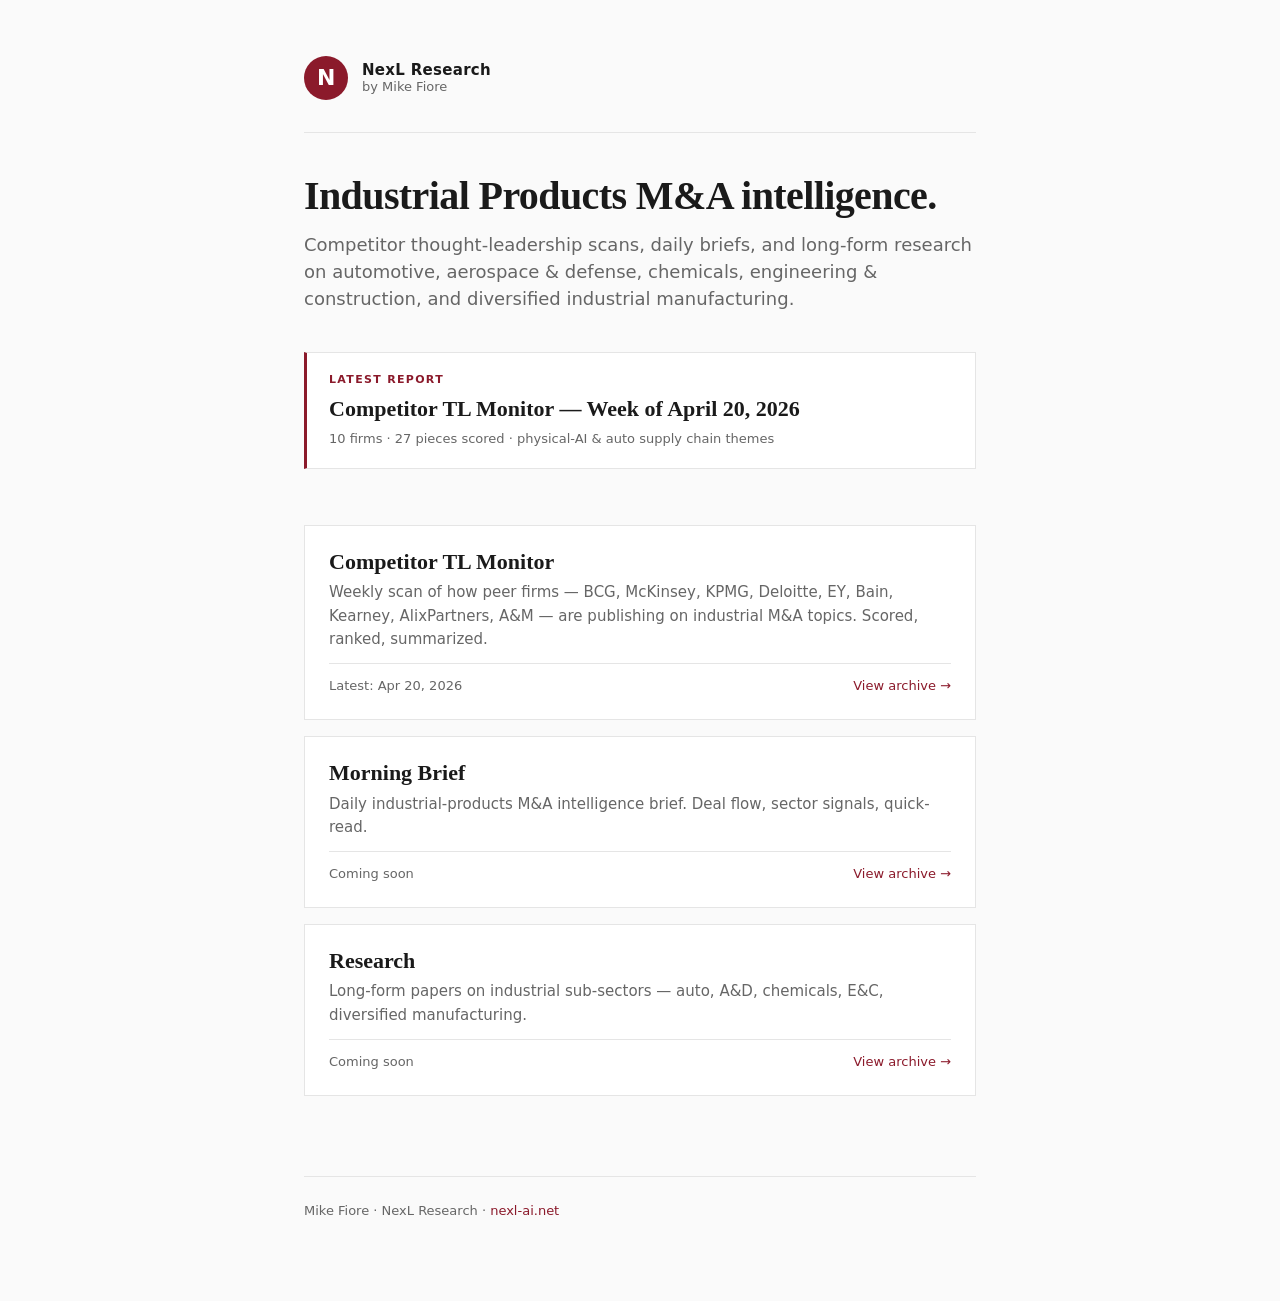
<file: index.html>
<!DOCTYPE html>
<html lang="en">
<head>
<meta charset="UTF-8">
<meta name="viewport" content="width=device-width, initial-scale=1.0">
<title>NexL Research — Industrial Products M&amp;A intelligence</title>
<meta name="description" content="Industrial Products M&A intelligence by Mike Fiore. Competitor thought-leadership scans, morning briefs, and long-form research.">
<style>
  :root {
    --ink: #1a1a1a;
    --muted: #666;
    --line: #e5e5e5;
    --bg: #fafafa;
    --card: #ffffff;
    --accent: #8b1a2b;
  }
  * { box-sizing: border-box; }
  html, body { margin: 0; padding: 0; }
  body {
    background: var(--bg);
    color: var(--ink);
    font-family: system-ui, -apple-system, BlinkMacSystemFont, 'Segoe UI', sans-serif;
    font-size: 17px;
    line-height: 1.6;
    -webkit-font-smoothing: antialiased;
  }
  .wrap { max-width: 720px; margin: 0 auto; padding: 56px 24px 80px; }
  .serif { font-family: Charter, 'Bitstream Charter', 'Iowan Old Style', Cambria, Georgia, serif; }

  /* Masthead */
  .mast { display: flex; align-items: center; gap: 14px; padding-bottom: 32px; border-bottom: 1px solid var(--line); }
  .mark {
    width: 44px; height: 44px; border-radius: 50%;
    background: var(--accent); color: #fff;
    display: grid; place-items: center;
    font-size: 22px; font-weight: 600;
    letter-spacing: -0.02em;
  }
  .mast-meta { line-height: 1.25; }
  .mast-meta .name { font-weight: 600; font-size: 15px; letter-spacing: 0.02em; }
  .mast-meta .by { color: var(--muted); font-size: 13px; }

  /* Hero */
  h1 {
    font-family: Charter, 'Bitstream Charter', 'Iowan Old Style', Cambria, Georgia, serif;
    font-size: 40px; line-height: 1.15; font-weight: 600;
    letter-spacing: -0.015em;
    margin: 40px 0 12px;
  }
  .hero-sub {
    font-size: 18px; color: var(--muted); margin: 0 0 40px;
    line-height: 1.5;
  }

  /* Featured */
  .feat {
    background: var(--card);
    border: 1px solid var(--line);
    border-left: 3px solid var(--accent);
    padding: 18px 22px;
    margin: 0 0 56px;
    display: block; text-decoration: none; color: inherit;
    transition: border-color 120ms ease;
  }
  .feat:hover { border-color: var(--ink); border-left-color: var(--accent); }
  .feat .label {
    font-size: 11px; letter-spacing: 0.12em; text-transform: uppercase;
    color: var(--accent); font-weight: 600; margin-bottom: 6px;
  }
  .feat .title {
    font-family: Charter, 'Bitstream Charter', 'Iowan Old Style', Cambria, Georgia, serif;
    font-size: 22px; line-height: 1.3; font-weight: 600;
  }
  .feat .meta {
    font-size: 13px; color: var(--muted); margin-top: 6px;
  }

  /* Section cards */
  .sections { display: grid; gap: 16px; }
  .card {
    background: var(--card);
    border: 1px solid var(--line);
    padding: 22px 24px;
    text-decoration: none; color: inherit;
    transition: border-color 120ms ease;
  }
  .card:hover { border-color: var(--ink); }
  .card h2 {
    font-family: Charter, 'Bitstream Charter', 'Iowan Old Style', Cambria, Georgia, serif;
    font-size: 22px; line-height: 1.25; font-weight: 600;
    margin: 0 0 6px; color: var(--ink);
  }
  .card p { margin: 6px 0 12px; color: var(--muted); font-size: 15px; line-height: 1.55; }
  .card .row {
    display: flex; justify-content: space-between; align-items: baseline;
    font-size: 13px; color: var(--muted);
    border-top: 1px solid var(--line); padding-top: 12px;
  }
  .card .row .arrow { color: var(--accent); font-weight: 500; }

  /* Footer */
  footer {
    margin-top: 80px; padding-top: 24px;
    border-top: 1px solid var(--line);
    font-size: 13px; color: var(--muted);
  }

  @media (max-width: 600px) {
    .wrap { padding: 36px 20px 60px; }
    h1 { font-size: 32px; }
    .hero-sub { font-size: 16px; }
  }
</style>
</head>
<body>
<div class="wrap">

  <header class="mast">
    <div class="mark">N</div>
    <div class="mast-meta">
      <div class="name">NexL Research</div>
      <div class="by">by Mike Fiore</div>
    </div>
  </header>

  <h1>Industrial Products M&amp;A intelligence.</h1>
  <p class="hero-sub">Competitor thought-leadership scans, daily briefs, and long-form research on automotive, aerospace &amp; defense, chemicals, engineering &amp; construction, and diversified industrial manufacturing.</p>

  <a class="feat" href="tl/2026-04-20.html">
    <div class="label">Latest report</div>
    <div class="title">Competitor TL Monitor — Week of April 20, 2026</div>
    <div class="meta">10 firms · 27 pieces scored · physical-AI &amp; auto supply chain themes</div>
  </a>

  <div class="sections">
    <a class="card" href="tl/">
      <h2>Competitor TL Monitor</h2>
      <p>Weekly scan of how peer firms — BCG, McKinsey, KPMG, Deloitte, EY, Bain, Kearney, AlixPartners, A&amp;M — are publishing on industrial M&amp;A topics. Scored, ranked, summarized.</p>
      <div class="row"><span>Latest: Apr 20, 2026</span><span class="arrow">View archive →</span></div>
    </a>
    <a class="card" href="brief/">
      <h2>Morning Brief</h2>
      <p>Daily industrial-products M&amp;A intelligence brief. Deal flow, sector signals, quick-read.</p>
      <div class="row"><span>Coming soon</span><span class="arrow">View archive →</span></div>
    </a>
    <a class="card" href="research/">
      <h2>Research</h2>
      <p>Long-form papers on industrial sub-sectors — auto, A&amp;D, chemicals, E&amp;C, diversified manufacturing.</p>
      <div class="row"><span>Coming soon</span><span class="arrow">View archive →</span></div>
    </a>
  </div>

  <footer>
    Mike Fiore · NexL Research · <a href="https://nexl-ai.net" style="color:var(--accent);text-decoration:none;">nexl-ai.net</a>
  </footer>

</div>
</body>
</html>
</file>
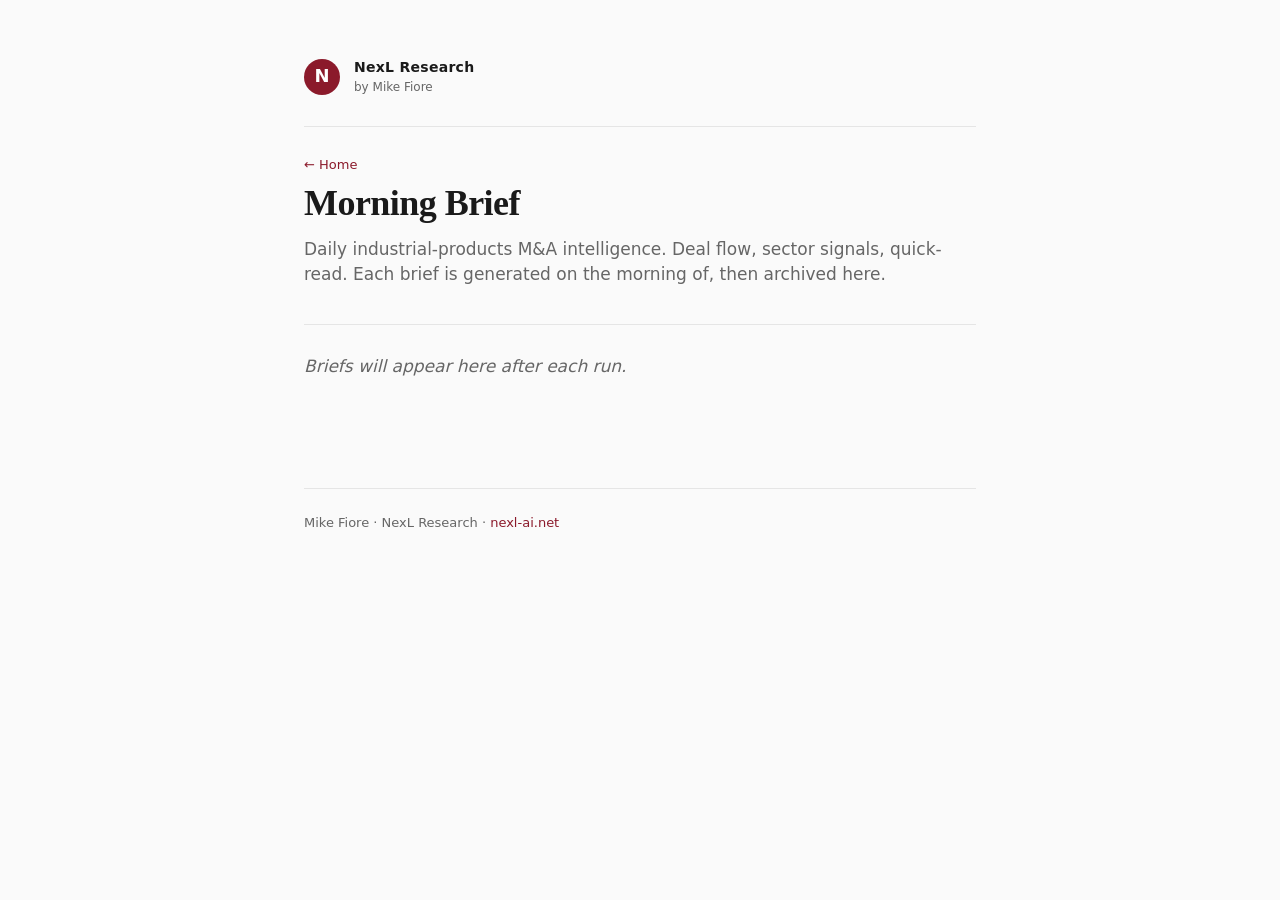
<file: brief/index.html>
<!DOCTYPE html>
<html lang="en">
<head>
<meta charset="UTF-8">
<meta name="viewport" content="width=device-width, initial-scale=1.0">
<title>Morning Brief — NexL Research</title>
<style>
  :root {
    --ink: #1a1a1a; --muted: #666; --line: #e5e5e5;
    --bg: #fafafa; --card: #ffffff; --accent: #8b1a2b;
  }
  * { box-sizing: border-box; }
  body {
    margin: 0; background: var(--bg); color: var(--ink);
    font-family: system-ui, -apple-system, BlinkMacSystemFont, 'Segoe UI', sans-serif;
    font-size: 17px; line-height: 1.6;
    -webkit-font-smoothing: antialiased;
  }
  .wrap { max-width: 720px; margin: 0 auto; padding: 56px 24px 80px; }

  .mast { display: flex; align-items: center; gap: 14px; padding-bottom: 28px; border-bottom: 1px solid var(--line); margin-bottom: 28px; }
  .mast a { text-decoration: none; color: inherit; display: flex; align-items: center; gap: 14px; }
  .mark { width: 36px; height: 36px; border-radius: 50%; background: var(--accent); color: #fff; display: grid; place-items: center; font-size: 18px; font-weight: 600; }
  .mast-meta .name { font-weight: 600; font-size: 14px; letter-spacing: 0.02em; }
  .mast-meta .by { color: var(--muted); font-size: 12px; }

  .crumbs { font-size: 13px; color: var(--muted); margin: 0 0 8px; }
  .crumbs a { color: var(--accent); text-decoration: none; }

  h1 {
    font-family: Charter, 'Bitstream Charter', 'Iowan Old Style', Cambria, Georgia, serif;
    font-size: 36px; line-height: 1.15; font-weight: 600;
    letter-spacing: -0.015em;
    margin: 8px 0 12px;
  }
  .lede { font-size: 17px; color: var(--muted); margin: 0 0 36px; line-height: 1.5; }
  .empty { color: var(--muted); font-style: italic; padding: 28px 0; border-top: 1px solid var(--line); }

  footer {
    margin-top: 80px; padding-top: 24px;
    border-top: 1px solid var(--line);
    font-size: 13px; color: var(--muted);
  }
  footer a { color: var(--accent); text-decoration: none; }

  @media (max-width: 600px) {
    .wrap { padding: 36px 20px 60px; }
    h1 { font-size: 28px; }
  }
</style>
</head>
<body>
<div class="wrap">

  <header class="mast">
    <a href="/">
      <div class="mark">N</div>
      <div class="mast-meta">
        <div class="name">NexL Research</div>
        <div class="by">by Mike Fiore</div>
      </div>
    </a>
  </header>

  <p class="crumbs"><a href="/">← Home</a></p>
  <h1>Morning Brief</h1>
  <p class="lede">Daily industrial-products M&amp;A intelligence. Deal flow, sector signals, quick-read. Each brief is generated on the morning of, then archived here.</p>

  <p class="empty">Briefs will appear here after each run.</p>

  <footer>
    Mike Fiore · NexL Research · <a href="https://nexl-ai.net">nexl-ai.net</a>
  </footer>

</div>
</body>
</html>
</file>
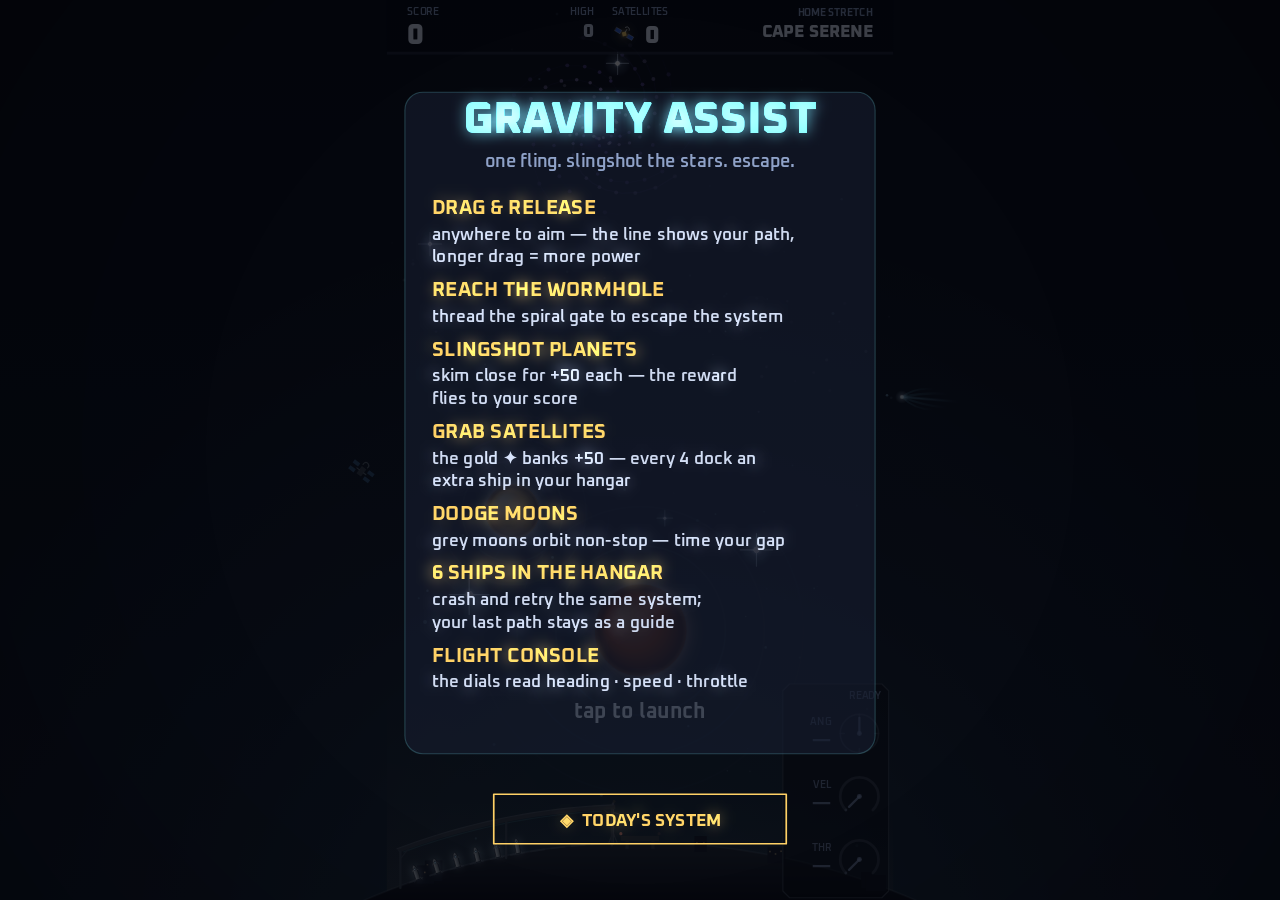
<file: gravity-assist/index.html>
<!doctype html>
<html lang="en">
<head>
<meta charset="utf-8">
<meta name="viewport" content="width=device-width,initial-scale=1,maximum-scale=1,user-scalable=no,viewport-fit=cover">
<meta name="apple-mobile-web-app-capable" content="yes">
<meta name="apple-mobile-web-app-status-bar-style" content="black-translucent">
<meta name="theme-color" content="#070b14">
<title>Gravity Assist</title>
<link rel="icon" href="assets/icon.svg" type="image/svg+xml">
<link rel="apple-touch-icon" href="assets/apple-touch-icon.png">
<link rel="preconnect" href="https://fonts.googleapis.com">
<link rel="preconnect" href="https://fonts.gstatic.com" crossorigin>
<link href="https://fonts.googleapis.com/css2?family=Oxanium:wght@600;700;800&display=swap" rel="stylesheet">
<style>
  html,body{margin:0;padding:0;background:#070b14;height:100%;overflow:hidden;overscroll-behavior:none}
  canvas{display:block;touch-action:none}
</style>
</head>
<body>
<canvas id="c"></canvas>
<script>
'use strict';

// All physics runs in a fixed 450x800 virtual space scaled to the screen, so a
// given fling produces the identical path on every device (determinism rule,
// DECISIONS D-adr-006).
const VW = 450, VH = 800;
const DT = 1 / 120;               // fixed physics timestep
const PAD = { x: VW / 2, y: VH - 58 };
const CRAFT_R = 7;
const MIN_V = 160, MAX_V = 720;   // launch speed range (units/s); top trimmed — full
                                  // power felt "super quick" (Mike, 2026-07-02)
const PT = 50;                    // display points per internal point (D-adr-022):
                                  // internal math stays 1s, the player sees 50s
// Scoring economy (D-adr-025). All values in INTERNAL units (×PT at display), so
// every score is an integer×50 by construction. One block to tune (LocalThunk:
// "balance by changing one number"). Base = what banks to the career/station;
// the multiplier/streak amplify only the per-run BEST chase (decision: base-only
// to the station, so the 16-stage grind isn't blown through in one good run).
const SCORE = {
  SAT: 1,          // satellite pickup           → +50   (also banks to career)
  CHAIN_STEP: 2,   // nth graze in a flight pays 2n → +100·n (BEST only)
  ESCAPE_BASE: 2,  // escape base per system#     → +100·sys (banks to career)
  MULT_CAP: 5,     // flight multiplier ceiling (1 + grazes)
  STREAK_STEP: 5,  // per clean consecutive escape → +250·s (BEST only)
};
// DIRECT INSERTION (D-adr-043/044, docs/RESEARCH-PERFECT-LAUNCH.md): the near-straight
// escape — the hole-in-one. E = flown path length / straight-line chord to the gate
// entry; a literal straight winner is impossible by construction (straightShotWins
// rejects those layouts), so E ≤ EFF is a real, rare precision feat. Judged on
// GEOMETRY ONLY (D-adr-044, Mike): grazes and satellite pickups on the line do NOT
// disqualify — they stack, the insertion multiplies the whole escape ×2 (×3 on a
// first-try "first pass") on top of the assist mult. Run score only, career banks
// base like every mult. Tune EFF from game.insertLog (every escape logs its E)
// at roughly the top 2-3% of real escapes.
const INSERT = {
  EFF: 1.06,        // path-length / chord ceiling ("nearly straight")
  DEV_FRAC: 0.05,   // chord fraction for the drift bound: max(gate.r, DEV_FRAC·chord)
};
// TODAY'S SYSTEM (D-adr-046): one date-seeded system, identical for every player
// worldwide, 3 ships, tracked entirely apart from the career/HIGH. An escaped
// result posts to the daily board (Cloudflare Worker + KV in the nexl-ai-site
// repo, /api/gravity/daily) under a 3-char arcade tag; best-per-tag, UTC days.
// Depth 3-7 derives from the date hash so difficulty varies day to day.
const DAILY = (() => {
  const d = new Date();
  const day = String(d.getUTCFullYear()) + String(d.getUTCMonth() + 1).padStart(2, '0') + String(d.getUTCDate()).padStart(2, '0');
  let h = 2166136261 >>> 0;
  for (let i = 0; i < day.length; i++) { h ^= day.charCodeAt(i); h = Math.imul(h, 16777619) >>> 0; }
  return { day, seed: h >>> 0, depth: 3 + (h % 5) };
})();
// the zone (nexl-ai.net) serves the API same-origin; dev builds off the mini go
// via workers.dev, which bypasses the zone's managed challenge
const DAILY_API = (location.hostname === 'nexl-ai.net' ? '' : 'https://nexl-ai-site.fiorebot00.workers.dev') + '/api/gravity/daily';
const DAILY_LIVES = 3;
const TAG_CHARS = 'ABCDEFGHIJKLMNOPQRSTUVWXYZ0123456789';
const START_LIVES = 6;            // ships at the start of a run (D-adr-028)
const MAX_LIVES = 10;             // hangar ceiling (D-adr-040); +1 ship per new galaxy, and +1 per SATS_PER_LIFE sats
const SATS_PER_LIFE = 4;          // banked satellites to earn a ship (D-adr-040)
const DRAG_FULL = 250;            // drag distance (px) for full power
const MAX_FLIGHT = 10;            // s; after this the craft is "lost" (orbit trap)
const G_BASE = 3.0e6;             // gravity scale for a 24u-radius planet at gscale 1
const SOFT = 400;                 // softening so gravity never blows up at contact
const A_CAP = 2000;               // max acceleration (units/s^2)
const BOUNDS = { x0: -60, x1: VW + 60, y0: -80, y1: VH + 80 };
const ASSIST_MARGIN = 26;         // pass within planet r + this = slingshot assist

// ---------- look dials (Phase 1, D-adr-049; DEFAULT-ON since D-adr-050) ----------
// Presentation only — physics/determinism untouched. The whole look layer +
// bloom overlay now ship ON for everyone. ?fx=0 is the kill switch (A/B or
// troubleshooting); bare ?fx still summons the dev meter, whose tap toggles
// look+bloom together. Root cause of the flip: the old ?fx opt-in kept getting
// silently lost (exitDaily's replaceState + daily share links drop the query),
// so the look "vanished" between sessions — default-on removes the fragility.
const LOOK = {
  on: !/[?#&]fx=0/.test(location.href),
  rev: 'D1',      // build tag: meter line 3 + quoted in chat after every deploy (Mike's cache check)
  // review-round defaults: deliberately bold so each dial is judgeable on a
  // phone, then dialed back to taste. Tuned values become the shipped ones.
  twinkle: 1,      // star brightness oscillation (0-1 of ±15%)
  tint: 0.5,       // star color pull toward the galaxy's primary hue (0-1)
  parallax: 1.6,   // ship-keyed micro-parallax multiplier (0 = off; 1 = near layer ~2%)
  wash: 1.7,       // galaxy ambient light wash intensity
  vignette: 0.2,   // corner falloff max alpha (0 = off)
  planetLight: 1,  // planet relight intensity (sunlit lift + atmosphere rim); URL &pl=
  heroStars: 1,    // hero-star treatment intensity (halo/spikes/core); URL &hs=
  shipScale: 1.15, // visual-only ship size multiplier (collision unchanged); URL &ss=
  plume: 2,        // launch plume magnitude (count/size/speed/kiss all scale); URL &lp=
  // Infinite ships (hangar refill on death) — shipped to EVERYONE at default-on,
  // Mike's call at D-adr-050 (was the dev cheat gating the D2 flip). Daily keeps
  // its 3-ship budget for board integrity. &inf=0 opts out.
  inf: true,
  // ---------- per-feature toggles (all default ON under ?fx) ----------
  // Every discrete effect is individually switchable so Mike can A/B any one in
  // isolation. URL: &no=launch,crash disables listed features; &only=launch runs
  // ONLY those. Live at runtime via GG.LOOK.f.<name> = false. Names below.
  f: {
    stars: true,     // A1/A2 star tint + twinkle + parallax + hero glow-cores
    wash: true,      // A3 galaxy ambient light wash
    vignette: true,  // A4 corner falloff
    shiplight: true, // B ship halo (moving focal point as a light source)
    trail: true,     // B3 trail-as-light hot core
    emissive: true,  // B2 emissive cores on wormhole / sats / rewards
    planetlight: true, // soft-bright planet relight: sunlit lift + shaded land + atmosphere rim
    launch: true,    // C1 launch beat: squash + exhaust burst + brightness kiss
    crash: true,     // C2 crash upgrade: directional debris + ember sparks + shockwave
    escape: true,    // C3 escape garnish: radial star-streak pull near the gate
    slowmo: true,    // C4 slow-mo visual key: deeper vignette + desat pulse
    ambient: true,   // C5 ambient life: sat bob + engine glints
  },
};
(() => {
  const only = (location.href.match(/[?&]only=([a-z,]+)/) || [])[1];
  const no = (location.href.match(/[?&]no=([a-z,]+)/) || [])[1];
  if (only) { const keep = new Set(only.split(',')); for (const k in LOOK.f) LOOK.f[k] = keep.has(k); }
  if (no) for (const k of no.split(',')) if (k in LOOK.f) LOOK.f[k] = false;
  const pl = (location.href.match(/[?&]pl=([\d.]+)/) || [])[1];   // planet relight intensity dial
  if (pl) LOOK.planetLight = parseFloat(pl);
  const plv = (location.href.match(/[?&]plv=([a-z]+)/) || [])[1]; // force one relight variant everywhere
  if (plv) LOOK.planetVariant = plv;
  if (/[?&]inf=0/.test(location.href)) LOOK.inf = false;          // opt out of infinite ships
  const ss = (location.href.match(/[?&]ss=([\d.]+)/) || [])[1];   // ship visual scale
  if (ss) LOOK.shipScale = parseFloat(ss);
  const lp = (location.href.match(/[?&]lp=([\d.]+)/) || [])[1];   // launch plume magnitude
  if (lp) LOOK.plume = parseFloat(lp);
  const hs = (location.href.match(/[?&]hs=([\d.]+)/) || [])[1];   // hero-star intensity
  if (hs) LOOK.heroStars = parseFloat(hs);
})();
// gate helper: master ?fx on AND this feature enabled
const fxOn = k => LOOK.on && LOOK.f[k];

// ---------- parallax starfield (visual only; drifts down = we fly up) ----------
// Luminance discipline (RESEARCH-VISUAL 1.4): background stays below ~35% of
// ship/goal brightness so stars never compete with play. A few 'hero' stars
// live in the slowest layer only.
const STAR_LAYERS = (() => {
  const layers = [];
  for (const [speed, count, size, alpha] of [[6, 50, 0.7, 0.15], [14, 34, 1.0, 0.30], [26, 18, 1.3, 0.50]]) {
    const stars = [];
    for (let i = 0; i < count; i++)
      stars.push({ x: Math.random() * VW, y: Math.random() * VH,
                   r: size * (0.6 + Math.random() * 0.8), a: alpha * (0.5 + Math.random() * 0.5) });
    layers.push({ speed, stars });
  }
  // hero stars: fewer, larger, glow-cored (A1/A2 bolder round) so they read on a
  // phone. Non-fx path still sees dim dots (a capped). C10: fixed size/brightness
  // ladder — one dominant, mids, one faint — so they read as a constellation,
  // not five copies of the same sprite (halo/spikes/core all scale off r + a).
  const HERO_LADDER = [[3.0, 0.34], [2.4, 0.28], [2.0, 0.24], [1.6, 0.20], [1.3, 0.16]];
  for (let i = 0; i < 5; i++)
    layers[0].stars.push({ x: Math.random() * VW, y: Math.random() * VH,
                           r: HERO_LADDER[i][0], a: HERO_LADDER[i][1], hero: true });
  return layers;
})();

// ---------- galaxies: the 11-stop visual cycle (docs/STYLE-GUIDE.md) ----------
// Galaxy every 3 systems; palettes swap but color ROLES never do; temperature
// and darkness track the difficulty ramp. Laps past 33 replay dimmer.
const GALAXIES = [
  { name: 'HOME STRETCH', mood: 'the backyard of the solar system', bg: '#0a0e1c',
    decor: { nebula: 0.50, oort: 0.25, hues: ['120,220,255', '160,190,255', '190,160,255'], aMin: 0.04, aMax: 0.08 },
    stars: { density: 1.0, alpha: 1.0 },
    planets: { earth: 3, venus: 2, mars: 2, mercury: 1, jupiter: 1, saturn: 1 },
    ambient: { pNat: 0.45, pUnnat: 0.15, naturals: ['comet', 'comet', 'asteroid', 'meteor'], unnaturals: ['satellite', 'voyager', 'train'] },
    signature: 'homeGlow',
    // B1 "last dusk at the cape" — the control galaxy: only one that stays classic space
    bgGrad: ['#060a14', '#0d1322'], scenery: 'cape',
    ground: { top: '#3e4a56', style: 'city' } },
  { name: 'NEBULA CATHEDRAL', mood: 'vast, sacred, hushed', bg: '#080b12',
    decor: { nebula: 0.55, oort: 0.10, hues: ['150,170,225', '120,150,205', '170,190,235'], aMin: 0.04, aMax: 0.08 },
    stars: { density: 1.0, alpha: 0.95 },
    planets: { uranus: 3, neptune: 3, earth: 2, mercury: 1, saturn: 1 },
    // C16 (Mike): aurora ribbon pulled from THIS galaxy's rotation — the horizontal
    // wavy band fought the vertical column architecture; aurora stays elsewhere
    ambient: { pNat: 0.45, pUnnat: 0.15, naturals: ['comet', 'comet', 'galaxy', 'comet'], unnaturals: ['voyager', 'sail'] },
    signature: 'cathedral',
    // B2 Nebula Cathedral (D-adr-036) — vertical gas-column architecture over a cool
    // blue-grey void (replaced the underwater god-rays/kelp/bubbles)
    bgGrad: ['#07101a', '#05070d'],
    planetMode: { mode: 'duotone', hex: '#2e7f7a', k: 0.45, caustic: true },
    ground: { top: '#2e4a4a', style: 'pools' } },
  { name: 'VIOLET DEEP', mood: 'far from home now', bg: '#0d0916',
    decor: { nebula: 0.70, oort: 0.10, hues: ['180,140,255', '200,120,255', '140,120,255'], aMin: 0.05, aMax: 0.09 },
    stars: { density: 0.9, alpha: 0.95 },
    planets: { neptune: 3, saturn: 2, uranus: 2, jupiter: 2, venus: 1 },
    ambient: { pNat: 0.45, pUnnat: 0.15, naturals: ['galaxy', 'galaxy', 'comet', 'aurora'], unnaturals: ['ufo', 'sail'] },
    signature: 'enso',
    // B3 ink-wash night — sumi-e: ink planets, brush-stroke decor, the enso
    skyMode: 'flecks', scenery: 'inkblooms', decorMode: 'brush',
    planetMode: { mode: 'ink' },
    ground: { top: '#3d3352', style: 'crystals' } },
  { name: 'THE ICE SHELF', mood: 'crystalline, quiet, brittle', bg: '#0e1626',
    decor: { nebula: 0.25, oort: 0.60, hues: ['150,220,255', '200,240,255', '120,200,230'], aMin: 0.03, aMax: 0.06 },
    stars: { density: 1.15, alpha: 1.1 },
    planets: { uranus: 3, neptune: 3, mercury: 2, earth: 1 },
    ambient: { pNat: 0.45, pUnnat: 0.15, naturals: ['comet', 'comet', 'asteroid', 'aurora'], unnaturals: ['voyager', 'train'] },
    signature: 'aurora',
    // B4 glacial cavern — inside the shelf: stalactites, snowfall, cut-ice worlds
    bgGrad: ['#0a1220', '#101b2e'], skyMode: 'snow', scenery: 'stalactites',
    planetMode: { mode: 'duotone', hex: '#bfe4f2', k: 0.30, facets: true },
    ground: { top: '#46566a', style: 'ice' } },
  { name: 'VOID REEF', mood: 'a reef in the dark', bg: '#06110c',
    decor: { nebula: 0.45, oort: 0.10, hues: ['94,160,145', '120,180,160', '90,150,140'], aMin: 0.04, aMax: 0.08 },
    stars: { density: 0.9, alpha: 0.9 },
    planets: { earth: 3, uranus: 2, venus: 2, jupiter: 1, saturn: 1 },
    ambient: { pNat: 0.45, pUnnat: 0.15, naturals: ['galaxy', 'comet', 'comet', 'aurora'], unnaturals: ['satellite', 'sail'] },
    signature: 'reef',
    // B5 Void Reef (D-adr-036) — dark bioluminescent fronds hugging the frame edges
    // (replaced the bioluminescent canopy/spores); banded planet family (D-adr-038)
    bgGrad: ['#061018', '#05080b'],
    planetMode: { mode: 'banded', hex: '#2f7a4a', k: 0.40 },
    ground: { top: '#31493c', style: 'moss' } },
  { name: 'GILDED DRIFT', mood: 'amber dust — the warm turn', bg: '#16110a',
    decor: { nebula: 0.35, oort: 0.50, hues: ['255,190,120', '255,210,150', '230,170,110'], aMin: 0.04, aMax: 0.08 },
    stars: { density: 0.85, alpha: 0.95 },
    planets: { saturn: 3, venus: 3, jupiter: 2, mercury: 1 },
    ambient: { pNat: 0.45, pUnnat: 0.15, naturals: ['asteroid', 'asteroid', 'comet', 'ringed'], unnaturals: ['satellite', 'hulk'] },
    signature: 'dust',
    // B6 the dune sea — Alto homage: ridge silhouettes, papercut planets
    bgGrad: ['#0d0906', '#1a130a'], scenery: 'dunesea',
    planetMode: { mode: 'flat2', tint: '#b98a4e' },
    ground: { top: '#54432c', style: 'dunes' } },
  { name: 'THE RUST BELT', mood: 'dead mining country', bg: '#140b07',
    decor: { nebula: 0.30, oort: 0.55, hues: ['255,150,90', '220,140,100', '255,170,120'], aMin: 0.04, aMax: 0.07 },
    stars: { density: 0.8, alpha: 0.85 },
    planets: { mars: 3, mercury: 3, jupiter: 2, venus: 1 },
    ambient: { pNat: 0.45, pUnnat: 0.15, naturals: ['asteroid', 'asteroid', 'comet', 'ringed'], unnaturals: ['satellite', 'hulk'] },
    signature: 'rocks',
    // B7 gantry country — industrial frame, hatched iron worlds, ash
    skyMode: 'ash', scenery: 'gantries',
    planetMode: { mode: 'duotone', hex: '#8a4a26', k: 0.35, hatch: true },
    ground: { top: '#4d3226', style: 'mining' } },
  { name: 'CRIMSON SHOALS', mood: 'everything warning-colored', bg: '#1a0a10',
    decor: { nebula: 0.70, oort: 0.15, hues: ['255,100,130', '255,120,180', '220,80,110'], aMin: 0.05, aMax: 0.09 },
    stars: { density: 0.75, alpha: 0.85 },
    planets: { mars: 3, jupiter: 2, neptune: 2, mercury: 1 },
    ambient: { pNat: 0.45, pUnnat: 0.15, naturals: ['comet', 'asteroid', 'asteroid', 'ringed'], unnaturals: ['ufo', 'hulk'] },
    signature: 'gasclouds',
    // B8 the vent reef — abyss: coral fans, drifting crimson gas clouds (D-adr-036,
    // replaced the smoker plumes), plankton
    bgGrad: ['#150609', '#1a0a10'], skyMode: 'plankton', scenery: 'coral',
    planetMode: { mode: 'veined', hex: '#c14a5e', k: 0.40 },   // molten-veined family (D-adr-038)
    ground: { top: '#4a2733', style: 'reef' } },
  { name: 'DEAD SPACE', mood: 'nothing lives here', bg: '#0d0d12',
    decor: { nebula: 0.10, oort: 0.20, hues: ['150,150,170', '130,140,150'], aMin: 0.02, aMax: 0.04 },
    stars: { density: 0.55, alpha: 0.7 },
    planets: { mercury: 4, mars: 2, jupiter: 1, neptune: 1 },
    ambient: { pNat: 0.42, pUnnat: 0.18, naturals: ['asteroid', 'ringed'], unnaturals: ['hulk', 'voyager', 'train'] },
    signature: 'dyingStar',
    // B9 THE BLUEPRINT — rendering dies out here: grid, wireframe worlds, plotter stars
    skyMode: 'squares', scenery: 'grid', decorMode: 'none',
    planetMode: { mode: 'wire' },
    ground: { top: '#33343c', style: 'barren' } },
  { name: 'EMBER NEBULA', mood: 'smoke over coals', bg: '#120705',
    decor: { nebula: 0.65, oort: 0.20, hues: ['255,120,70', '255,150,90', '200,90,60'], aMin: 0.05, aMax: 0.09 },
    stars: { density: 0.6, alpha: 0.8 },
    planets: { mars: 3, jupiter: 3, mercury: 2, venus: 1 },
    ambient: { pNat: 0.45, pUnnat: 0.15, naturals: ['asteroid', 'comet', 'meteor'], unnaturals: ['ufo', 'sail'] },
    signature: 'embers',
    // B10 the forge below — the light source flips underneath: coals lit by lava
    bgGrad: ['#0c0503', '#180903'], skyMode: 'ashLight', scenery: 'forge',
    planetMode: { mode: 'underlit' },
    ground: { top: '#3c221a', style: 'embers' } },
  { name: 'EVENT HORIZON', mood: 'the edge of everything', bg: '#070512',
    decor: { nebula: 0.25, oort: 0.15, hues: ['150,110,255', '110,90,220'], aMin: 0.03, aMax: 0.05 },
    stars: { density: 0.45, alpha: 0.65 },
    planets: { neptune: 3, mercury: 2, uranus: 2, jupiter: 1 },
    ambient: { pNat: 0.40, pUnnat: 0.20, naturals: ['galaxy', 'meteor'], unnaturals: ['ufo', 'ufo', 'hulk', 'sail'] },
    signature: 'accretion',
    // B11 the lens — everything orients toward an unseen point above the frame
    skyMode: 'streaks', scenery: 'contours',
    planetMode: { mode: 'eclipse' },
    ground: { top: '#2a2440', style: 'glass' } },
];
const galaxyFor = depth => GALAXIES[Math.floor((depth - 1) / 3) % GALAXIES.length];
const lapDim = depth => Math.pow(0.92, Math.min(Math.floor((depth - 1) / 33), 3));
// A GALAXY (internally a "galaxy") is one of the 11 named worlds; it owns the
// background AND its planet family. You play 3 SYSTEMS per galaxy, then advance to
// the next; after all 11 the cycle loops (dimmed by lapDim). Readout = galaxy . system.
// (The old per-lap "galaxy name" tier was removed in D-adr-035 — a galaxy IS the
// world, so its name changes every 3 systems.) SYSTEM_NAMES holds the 3 galaxy-themed
// system names per galaxy, in galaxy order:
const SYSTEM_NAMES = [
  ['Cape Serene','Harbor Light','The Last Buoy'],    // Home Stretch
  ['Nave','Reliquary','The Vault'],                  // Nebula Cathedral
  ['Nocturne','Inkfall','The Quiet Fathoms'],        // Violet Deep
  ['Frostgate','Rime Hollow','Glass Reach'],         // The Ice Shelf
  ['Lagoon Gate','Coral Run','The Trench'],          // Void Reef
  ['Amber Crossing','Dunefall','The Gilded Mile'],   // Gilded Drift
  ['Slagworks','Derrick Field','The Iron Wake'],     // The Rust Belt
  ['Emberreef','The Warning','Bloodtide'],           // Crimson Shoals
  ['Null Station','The Blank','Silence'],            // Dead Space
  ['Forgefall','Cinder Gate','The Long Burn'],       // Ember Nebula
  ['Last Light','The Brink','Threshold'],            // Event Horizon
];
function sysName(depth) {
  const gi = Math.floor((depth - 1) / 3) % GALAXIES.length;   // which galaxy (galaxy)
  return { galaxy: galaxyFor(depth).name, system: SYSTEM_NAMES[gi][(depth - 1) % 3] };
}

// One tip per system, seeded so it's stable across retries of that system.
const TIPS = [
  'graze a planet close for a slingshot bonus',
  'satellites are +1 — detour when it’s safe',
  'satellites bank instantly, even on a failed flight',
  'moons never stop orbiting — time the gap',
  'softer flings curve more than full power',
  'gravity pulls hardest on the closest pass',
  'after a crash, your last path stays marked — study it',
  'the aim preview shortens the deeper you go',
  'a new best unlocks fresh territory',
  'ships refill on a new run — spend them learning',
  'the aim line turns gold at full power',
  'plan backwards from the wormhole',
  'every system has at least one way out',
];

function lerpColor(c1, c2, t) {
  const a = parseInt(c1.slice(1), 16), b = parseInt(c2.slice(1), 16);
  const r = Math.round((a >> 16) + (((b >> 16) & 255) - (a >> 16)) * t);
  const g = Math.round(((a >> 8) & 255) + (((b >> 8) & 255) - ((a >> 8) & 255)) * t);
  const bl = Math.round((a & 255) + ((b & 255) - (a & 255)) * t);
  return 'rgb(' + r + ',' + g + ',' + bl + ')';
}

const PLANET_TYPES = ['mercury', 'venus', 'earth', 'mars', 'jupiter', 'saturn', 'uranus', 'neptune'];
const PLANET_COLORS = {
  mercury: ['#c8c4c0', '#8a8480', '#403c39'],
  venus:   ['#f6e7c0', '#dca94e', '#7a4c17'],
  earth:   ['#a8dcff', '#2f7fd4', '#0a3268'],
  mars:    ['#f2a774', '#c1440e', '#521b05'],
  jupiter: ['#ecd8b0', '#c9a06b', '#7a4e2b'],
  saturn:  ['#f2e4ba', '#d9b678', '#8a6536'],
  uranus:  ['#d8f2f6', '#8fd0de', '#39808f'],
  neptune: ['#8fc2ff', '#3060d4', '#10246e'],
};

// ---------- starbase metagame: lifetime points build the station stage by stage
// (16-stage construction narrative, docs/STATION-DESIGN.md) ----------
// Feature flag (D-adr-039): the station metagame is HIDDEN for now (Mike — it wasn't
// adding much). Career still accrues silently in localStorage, so flipping this back
// to true restores the full metagame with progress intact.
const STATION_ON = false;
const STATION_STAGES = [
  { at: 5,   name: 'TRUSS SPINE' },
  { at: 12,  name: 'CORE MODULE' },
  { at: 22,  name: 'SOLAR ARRAY' },
  { at: 35,  name: 'COMMS MAST' },
  { at: 52,  name: 'HAB MODULE' },
  { at: 72,  name: 'SOLAR ARRAY II' },
  { at: 96,  name: 'DOCKING PORT' },
  { at: 124, name: 'SCIENCE LAB' },
  { at: 156, name: 'RADIATOR TRUSS' },
  { at: 192, name: 'HABITAT RING' },
  { at: 232, name: 'DEFENSE GRID' },
  { at: 276, name: 'CARGO BAY' },
  { at: 324, name: 'OBSERVATORY' },
  { at: 376, name: 'SHIPYARD GANTRY' },
  { at: 435, name: 'FUEL FARM' },
  { at: 500, name: 'STAR BEACON' },
];
function partsUnlocked(c) { return STATION_STAGES.filter(p => c >= p.at).length; }

// ---------- galaxy objectives + map (D-adr-047; content = OBJECTIVES-DRAFT, approved) ----------
// MODULAR by design (Mike, 2026-07-06 — "turn it all on or off easily"):
//   OBJ.ON          master switch — false hides every surface (splash list, map,
//                   completion floats); progress still accrues silently, the
//                   STATION_ON pattern, so flipping back loses nothing.
//   OBJ.PER_GALAXY  how many of each galaxy's 3 are OFFERED (shown + required for
//                   DONE), accessible-first — dial to 1 if three feels overwhelming.
//                   Hidden ones still complete silently (count toward nothing).
//   OBJ.SPOTLIGHT   daily-double hook: stars ONE seeded objective per galaxy per
//                   UTC day (objSpotlight). Display-only today; a score bonus can
//                   wire in later where the ★ renders.
const OBJ = { ON: true, PER_GALAXY: 3, SPOTLIGHT: false };
// Events: esc (at escapeGate), graze (nth graze this flight), visit (after each
// escape, counters across the galaxy's 3 systems), arrive (galaxy border).
// Per galaxy: [accessible, skill, spicy]. Checks read only existing run state.
const OBJECTIVES = [
  [ { n: 'CAST OFF', d: 'escape on your first ship', ev: 'esc', ok: c => c.sysFails === 0 },
    { n: 'HARBOR PILOT', d: 'clear all 3 without losing a ship', ev: 'visit', ok: c => c.cleared === 3 && c.deaths === 0 },
    { n: 'BUOY COUNT', d: 'bank 2 satellites in one visit', ev: 'visit', ok: c => c.sats >= 2 } ],
  [ { n: 'QUIET PASSAGE', d: 'escape with zero grazes', ev: 'esc', ok: c => c.assists === 0 },
    { n: 'LIGHT THE NAVE', d: 'escape with assist ×3 or better', ev: 'esc', ok: c => c.assists >= 2 },
    { n: 'VAULT KEY', d: 'a direct insertion here', ev: 'esc', ok: c => !!c.insert } ],
  [ { n: 'SOFT BRUSH', d: 'escape a sub-45% throttle fling', ev: 'esc', ok: c => c.thr < 0.45 },
    { n: 'INK CHAIN', d: '2 grazes in a single flight', ev: 'graze', ok: c => c.chain >= 2 },
    { n: 'THE QUIET FATHOMS', d: 'clear all 3 in one visit', ev: 'visit', ok: c => c.cleared === 3 } ],
  [ { n: 'COLD OPEN', d: 'escape on your first ship', ev: 'esc', ok: c => c.sysFails === 0 },
    { n: 'FULL SEND', d: 'escape a 90%+ throttle fling', ev: 'esc', ok: c => c.thr >= 0.90 },
    { n: 'SWEEP THE SHELF', d: 'bank 3 satellites in one visit', ev: 'visit', ok: c => c.sats >= 3 } ],
  [ { n: 'DRIFT THE CURRENT', d: 'escape after a 6s+ flight', ev: 'esc', ok: c => c.t >= 6 },
    { n: 'CORAL CHAIN', d: 'triple slingshot in one flight', ev: 'graze', ok: c => c.chain >= 3 },
    { n: 'THE TRENCH', d: 'clear system 3 on your first ship', ev: 'esc', ok: c => c.sysIdx === 2 && c.sysFails === 0 } ],
  [ { n: 'PROSPECTOR', d: 'bank 4 satellites in one visit', ev: 'visit', ok: c => c.sats >= 4 },
    { n: 'THE GILDED MILE', d: 'escape with assist ×4 or better', ev: 'esc', ok: c => c.assists >= 3 },
    { n: 'TRAVEL LIGHT', d: 'escape taking nothing at all', ev: 'esc', ok: c => c.assists === 0 && c.satsThisFlight === 0 } ],
  [ { n: 'SALVAGE JOB', d: 'escape after losing 2+ ships here', ev: 'esc', ok: c => c.sysFails >= 2 },
    { n: 'WORK THE SEAM', d: '2 grazes and a satellite, one flight', ev: 'esc', ok: c => c.assists >= 2 && c.satsThisFlight >= 1 },
    { n: 'IRON STREAK', d: 'arrive with a 3+ streak alive', ev: 'arrive', ok: c => c.streak >= 3 } ],
  [ { n: 'HEED THE WARNING', d: 'first-ship escape on The Warning', ev: 'esc', ok: c => c.sysIdx === 1 && c.sysFails === 0 },
    { n: 'RED LINE', d: 'escape a flight under 2.5s', ev: 'esc', ok: c => c.t <= 2.5 },
    { n: 'BLOODTIDE UNBLED', d: 'clear all 3 without losing a ship', ev: 'visit', ok: c => c.cleared === 3 && c.deaths === 0 } ],
  [ { n: 'SILENT RUNNING', d: 'escape with zero grazes', ev: 'esc', ok: c => c.assists === 0 },
    { n: 'DEEP RESERVES', d: 'arrive with 6+ ships', ev: 'arrive', ok: c => c.lives >= 6 },
    { n: 'NO LIFE SIGNS', d: 'clear Silence on your first ship', ev: 'esc', ok: c => c.sysIdx === 2 && c.sysFails === 0 } ],
  [ { n: 'THE LONG BURN', d: 'escape after a 7s+ flight', ev: 'esc', ok: c => c.t >= 7 },
    { n: 'EMBER HARVEST', d: 'bank 5 satellites in one visit', ev: 'visit', ok: c => c.sats >= 5 },
    { n: 'OUT OF THE FIRE', d: 'escape on your last ship', ev: 'esc', ok: c => c.lives === 1 } ],
  [ { n: 'LAST LIGHT', d: 'hold a 5+ escape streak here', ev: 'esc', ok: c => c.streak >= 5 },
    { n: 'OVER THE BRINK', d: 'a direct insertion at the edge', ev: 'esc', ok: c => !!c.insert },
    { n: 'THRESHOLD', d: 'clear all 3 — the summit', ev: 'visit', ok: c => c.cleared === 3 } ],
];
let objMask = [];
try { objMask = JSON.parse(localStorage.getItem('gg_obj') || '[]').map(v => v | 0); } catch (e) {}
while (objMask.length < OBJECTIVES.length) objMask.push(0);
const objOffered = () => Math.max(1, Math.min(OBJ.PER_GALAXY, 3));
const objRequiredMask = () => (1 << objOffered()) - 1;
const galaxyDone = gi => (objMask[gi] & objRequiredMask()) === objRequiredMask();
const galaxiesDone = () => objMask.reduce((n, m, gi) => n + (galaxyDone(gi) ? 1 : 0), 0);
// seeded per galaxy per UTC day — which objective the ★ would land on (OBJ.SPOTLIGHT)
const objSpotlight = gi => (DAILY.seed ^ Math.imul(gi + 1, 2654435761)) % 3;
function objEvent(ev, ctx) {
  if (!game.sys || PLAYGROUND) return;
  const gi = GALAXIES.indexOf(galaxyFor(game.depth));
  const wasDone = galaxyDone(gi);
  let anySet = false;
  const newly = [];
  OBJECTIVES[gi].forEach((o, i) => {
    if (o.ev !== ev || (objMask[gi] >> i) & 1) return;
    let ok = false;
    try { ok = !!o.ok(ctx); } catch (e) {}
    if (!ok) return;
    objMask[gi] |= 1 << i;
    anySet = true;
    if (i < objOffered()) newly.push(o.n);   // hidden ones complete silently
  });
  if (!anySet) return;
  try { localStorage.setItem('gg_obj', JSON.stringify(objMask)); } catch (e) {}
  if (!OBJ.ON || !newly.length) return;
  // completion floats queue behind the escape ladder (gold — objectives are rewards)
  newly.forEach((n, k) => game.floats.push({ x: VW / 2, y: VH * 0.34, txt: '✔ ' + n,
    vy: -14, life: 1.7, size: 18, color: '#ffd166', delay: 1.1 + k * 0.3, sfx: () => sfx.bank(3) }));
  if (!wasDone && galaxyDone(gi))
    game.floats.push({ x: VW / 2, y: VH * 0.34 + 30, txt: galaxyFor(game.depth).name + ' COMPLETE',
      vy: -12, life: 2.2, size: 22, color: '#ffd166',
      delay: 1.1 + newly.length * 0.3 + 0.3, sfx: () => sfx.escape(true) });
}

// Orbiter (moon/satellite) position at orbit-time t. Orbiters run FULL TIME
// (D-adr-022): wall clock while aiming, physics time in flight (offset by the
// launch instant, craft.t0, so the handoff is seamless). Determinism is per
// launch state — same fling at the same orbit phase = same path; timing the
// gap is part of the game now.
function orbPos(layout, o, t) {
  const p = layout.planets[o.pi];
  const a = o.a0 + o.om * t;
  return [p.x + Math.cos(a) * o.orbR, p.y + Math.sin(a) * o.orbR];
}

// ---------- seeded rng (generation only — physics has no randomness) ----------
function mulberry32(seed) {
  let a = seed >>> 0;
  return function () {
    a |= 0; a = (a + 0x6D2B79F5) | 0;
    let t = Math.imul(a ^ (a >>> 15), 1 | a);
    t = (t + Math.imul(t ^ (t >>> 7), 61 | t)) ^ t;
    return ((t ^ (t >>> 14)) >>> 0) / 4294967296;
  };
}

// ---------- physics core (pure: shared by flight, preview, and solver) ----------
function accel(px, py, planets, gscale) {
  let ax = 0, ay = 0;
  for (const p of planets) {
    const dx = p.x - px, dy = p.y - py;
    const d2 = dx * dx + dy * dy;
    const d = Math.sqrt(d2) || 1;
    let a = (G_BASE * gscale * (p.r / 24) * (p.r / 24)) / (d2 + SOFT);
    if (a > A_CAP) a = A_CAP;
    ax += (dx / d) * a;
    ay += (dy / d) * a;
  }
  return [ax, ay];
}

function simulate(layout, vx, vy, maxT, t0) {
  t0 = t0 || 0;                      // orbit-phase offset (0 = generation baseline)
  let x = PAD.x, y = PAD.y;
  const path = [x, y];
  const steps = Math.floor(maxT / DT);
  for (let i = 0; i < steps; i++) {
    const t = t0 + (i + 1) * DT;
    const [ax, ay] = accel(x, y, layout.planets, layout.gscale);
    vx += ax * DT; vy += ay * DT;      // semi-implicit Euler: stable + deterministic
    x += vx * DT; y += vy * DT;
    path.push(x, y);
    for (const p of layout.planets) {
      const dx = x - p.x, dy = y - p.y;
      if (dx * dx + dy * dy < (p.r + CRAFT_R - 1) * (p.r + CRAFT_R - 1))
        return { outcome: 'crash', path, x, y };
    }
    for (const m of (layout.moons || [])) {
      const [mx, my] = orbPos(layout, m, t);
      const dx = x - mx, dy = y - my;
      if (dx * dx + dy * dy < (m.r + CRAFT_R - 1) * (m.r + CRAFT_R - 1))
        return { outcome: 'crash', path, x, y };
    }
    const gx = x - layout.gate.x, gy = y - layout.gate.y;
    if (gx * gx + gy * gy < layout.gate.r * layout.gate.r)
      return { outcome: 'win', path, x, y };
    if (x < BOUNDS.x0 || x > BOUNDS.x1 || y < BOUNDS.y0 || y > BOUNDS.y1)
      return { outcome: 'lost', path, x, y };
  }
  return { outcome: 'timeout', path, x, y };
}

function willEnterGate(c, L) {
  // Exact lookahead from the live craft state: same integrator, same step
  // order, same collision checks as tick() — deterministic physics makes this
  // a prediction, not a guess. Powers the entry "tell": the nose only turns
  // if this flight WILL end in the gate.
  let x = c.x, y = c.y, vx = c.vx, vy = c.vy, t = c.t;
  const steps = Math.ceil(Math.min(MAX_FLIGHT - t, 3) / DT);
  for (let i = 0; i < steps; i++) {
    const [ax, ay] = accel(x, y, L.planets, L.gscale);
    vx += ax * DT; vy += ay * DT;
    x += vx * DT; y += vy * DT;
    t += DT;
    for (const p of L.planets) {
      const dx = x - p.x, dy = y - p.y;
      if (dx * dx + dy * dy < (p.r + CRAFT_R - 1) ** 2) return false;
    }
    for (const m of L.moons) {
      const [mx, my] = orbPos(L, m, (c.t0 || 0) + t);
      const dx = x - mx, dy = y - my;
      if (dx * dx + dy * dy < (m.r + CRAFT_R - 1) ** 2) return false;
    }
    const gx = x - L.gate.x, gy = y - L.gate.y;
    if (gx * gx + gy * gy < L.gate.r * L.gate.r) return true;
    if (x < BOUNDS.x0 || x > BOUNDS.x1 || y < BOUNDS.y0 || y > BOUNDS.y1) return false;
    if (t > MAX_FLIGHT) return false;
  }
  return false;
}

// DIRECT INSERTION metrics (D-adr-043). pathMetrics: one pass over a flown path —
// length, max perpendicular drift from the pad→gate chord, and the chord itself
// (to the gate EDGE, where the crossing happens). measureRemainder: at the gateLock
// latch, fly the REST of the flight with the same integrator willEnterGate uses,
// accumulating the same numbers plus would-graze events. Deterministic physics makes
// the combined verdict exact and immutable (the D-adr-017 contract: a yes can never
// become a no) — so the mid-flight gold ignition is a guarantee, never a tease.
function pathMetrics(fp, L) {
  const cdx = L.gate.x - PAD.x, cdy = L.gate.y - PAD.y;
  const cf = Math.hypot(cdx, cdy), ux = cdx / cf, uy = cdy / cf;
  let len = 0, dev = 0;
  for (let i = 2; i < fp.length; i += 2) {
    len += Math.hypot(fp[i] - fp[i - 2], fp[i + 1] - fp[i - 1]);
    const d = Math.abs((fp[i] - PAD.x) * uy - (fp[i + 1] - PAD.y) * ux);
    if (d > dev) dev = d;
  }
  return { len, dev, chord: cf - L.gate.r };
}
function measureRemainder(c, L) {
  let x = c.x, y = c.y, vx = c.vx, vy = c.vy, t = c.t;
  const cdx = L.gate.x - PAD.x, cdy = L.gate.y - PAD.y;
  const cf = Math.hypot(cdx, cdy), ux = cdx / cf, uy = cdy / cf;
  let len = 0, dev = 0;
  const steps = Math.ceil(Math.min(MAX_FLIGHT - t, 3) / DT);
  for (let i = 0; i < steps; i++) {
    const [ax, ay] = accel(x, y, L.planets, L.gscale);
    vx += ax * DT; vy += ay * DT;
    const px = x, py = y;
    x += vx * DT; y += vy * DT;
    t += DT;
    len += Math.hypot(x - px, y - py);
    const d = Math.abs((x - PAD.x) * uy - (y - PAD.y) * ux);
    if (d > dev) dev = d;
    const gx = x - L.gate.x, gy = y - L.gate.y;
    if (gx * gx + gy * gy < L.gate.r * L.gate.r) return { len, dev };
  }
  return null;   // unreachable post-latch: willEnterGate already proved entry
}

function solve(layout) {
  for (let f = 0.35; f <= 1.001; f += 0.05) {
    const v = MIN_V + (MAX_V - MIN_V) * f;
    for (let deg = 25; deg <= 155; deg += 3) {
      const th = deg * Math.PI / 180;
      const vx = Math.cos(th) * v, vy = -Math.sin(th) * v;
      if (simulate(layout, vx, vy, 6).outcome === 'win') return { vx, vy };
    }
  }
  return null;
}

// Gravity must be load-bearing: if aiming straight at the gate wins, the layout
// is a no-thought shot and gets rejected (ADR D-adr-013).
function straightShotWins(layout) {
  const bearing = Math.atan2(-(layout.gate.y - PAD.y), layout.gate.x - PAD.x);
  for (const dd of [-6, -3, 0, 3, 6]) {
    const th = bearing + dd * Math.PI / 180;
    for (let f = 0.35; f <= 1.001; f += 0.1) {
      const v = MIN_V + (MAX_V - MIN_V) * f;
      if (simulate(layout, Math.cos(th) * v, -Math.sin(th) * v, 6).outcome === 'win')
        return true;
    }
  }
  return false;
}

// ---------- system generation: gravity-forward from system 1, fast ramp ----------
function difficulty(depth) {
  return {
    nPlanets: Math.min(1 + Math.floor((depth + 1) / 2), 4),      // 1,2,2,3,3,4...
    gscale: Math.min(0.9 + 0.12 * (depth - 1), 1.7),
    gateR: Math.max(26, 54 - 2.2 * (depth - 1)),
  };
}

// Preview: helpful for two systems, then shrinks fast (D-adr-007).
function previewT(depth) {
  return depth <= 2 ? 1.1 : Math.max(0.35, 1.1 - 0.11 * (depth - 2));
}

// ---------- playground: ?playground = empty testbed for entry-feel tuning ----------
// No planets means no gravity: straight, fully predictable shots at just the
// wormhole. The gate wanders per "system" for varied entry angles. Career/best
// are never banked from here (see addCareer/saveBest guards).
const PLAYGROUND = /[?#]playground/.test(location.href);
function playgroundSystem(depth) {
  const rng = mulberry32((depth * 2654435761) >>> 0);
  const layout = { planets: [], moons: [], sats: [], gscale: 1,
    gate: { x: 80 + rng() * (VW - 160), y: 170 + rng() * 280, r: 54 } };
  return { layout, sol: solve(layout), depth, decor: { type: 'clear' } };
}

function genSystem(depth, runSeed) {
  const rng = mulberry32((runSeed ^ Math.imul(depth, 2654435761)) >>> 0);
  const diff = difficulty(depth);

  // per-system atmosphere: nebula wisps or an Oort speck band, galaxy-tinted and
  // seeded so each system's feel is part of its identity (identical on retries)
  const galaxy = galaxyFor(depth);
  const dim = lapDim(depth);
  const decor = (() => {
    if (galaxy.decorMode === 'none') return { type: 'clear' };   // the Blueprint plots nothing
    if (galaxy.decorMode === 'brush') {                          // sumi-e strokes, seeded
      const strokes = [];
      const nb2 = 4 + Math.floor(rng() * 3);
      for (let i = 0; i < nb2; i++)
        strokes.push({ x: rng() * VW, y: rng() * VH * 0.75, len: 150 + rng() * 110,
                       ang: (-20 - rng() * 20) * Math.PI / 180, a: 0.05 + rng() * 0.02, w: 30 });
      return { type: 'brush', strokes };
    }
    const roll = rng();
    if (roll < galaxy.decor.nebula) {
      const hue = galaxy.decor.hues[Math.floor(rng() * galaxy.decor.hues.length)];
      const blobs = [];
      const nb = 3 + Math.floor(rng() * 3);
      for (let i = 0; i < nb; i++)
        blobs.push({ x: rng() * VW, y: rng() * VH * 0.8, r: 60 + rng() * 110,
                     a: ((galaxy.decor.aMin + rng() * (galaxy.decor.aMax - galaxy.decor.aMin)) * dim).toFixed(3), hue });
      return { type: 'nebula', blobs };
    }
    if (roll < galaxy.decor.nebula + galaxy.decor.oort) {
      const specks = [];
      const yBase = 150 + rng() * 400, tilt = (rng() - 0.5) * 0.8;
      const aScale = (galaxy.decor.aMax / 0.08) * dim;
      for (let i = 0; i < 55; i++) {
        const x = rng() * VW;
        specks.push({ x, y: yBase + x * tilt + (rng() - 0.5) * 90, r: 0.5 + rng() * 1.1,
                      a: (0.06 + rng() * 0.12) * aScale });
      }
      return { type: 'oort', specks };
    }
    return { type: 'clear' };
  })();

  // weighted planet-type pick per galaxy (unlisted types = 0), WITHOUT repeats —
  // a system never shows the same world twice; if a galaxy runs out of types the
  // repeat becomes a shade variant (see drawPlanet's detail tint)
  const pickPlanetType = (used) => {
    let pool = Object.keys(galaxy.planets).filter(k => !used.has(k));
    if (!pool.length) pool = Object.keys(galaxy.planets);
    const total = pool.reduce((s, k) => s + galaxy.planets[k], 0);
    let w = rng() * total;
    for (const k of pool) { w -= galaxy.planets[k]; if (w <= 0) { used.add(k); return k; } }
    used.add(pool[pool.length - 1]);
    return pool[pool.length - 1];
  };

  const clearOf = (x, y, r, gate, planets) => {
    if (x < r + 16 || x > VW - r - 16 || y < 190 || y > 640) return false;
    const gdx = x - gate.x, gdy = y - gate.y;
    if (gdx * gdx + gdy * gdy < (gate.r + r + 40) ** 2) return false;
    const pdx = x - PAD.x, pdy = y - PAD.y;
    if (pdx * pdx + pdy * pdy < (r + 110) ** 2) return false;
    return !planets.some(q => {
      const dx = q.x - x, dy = q.y - y;
      return dx * dx + dy * dy < (q.r + r + 60) ** 2;
    });
  };

  // Pass 1 demands a corridor guard + no straight-shot win; if the dice are cold,
  // relax to plain-solvable so generation always terminates.
  for (let strict = 1; strict >= 0; strict--) {
    let nPlanets = diff.nPlanets;
    while (nPlanets >= 0) {
      for (let attempt = 0; attempt < 80; attempt++) {
        const gate = {
          x: diff.gateR + 34 + rng() * (VW - 2 * (diff.gateR + 34)),
          y: 58 + diff.gateR,        // gate top clears the HUD even at max radius
          r: diff.gateR,
        };
        const planets = [];
        const usedTypes = new Set();
        let ok = true;
        for (let i = 0; i < nPlanets && ok; i++) {
          let placed = false;
          for (let t = 0; t < 30 && !placed; t++) {
            const r = 18 + rng() * 24;
            let x, y;
            if (i === 0) {
              // corridor guard: sit near the pad->gate line so the shot must curve
              const seg = 0.35 + rng() * 0.35;
              const bx = PAD.x + (gate.x - PAD.x) * seg, by = PAD.y + (gate.y - PAD.y) * seg;
              const dx = gate.x - PAD.x, dy = gate.y - PAD.y, len = Math.hypot(dx, dy);
              const off = (r + 20 + rng() * 60) * (rng() < 0.5 ? -1 : 1);
              x = bx + (-dy / len) * off; y = by + (dx / len) * off;
            } else {
              x = 18 + 24 + rng() * (VW - 84); y = 190 + rng() * 450;
            }
            if (!clearOf(x, y, r, gate, planets)) continue;
            planets.push({ x, y, r, type: pickPlanetType(usedTypes), detail: rng() });
            placed = true;
          }
          if (!placed) ok = false;
        }
        if (!ok) continue;
        const layout = { planets, moons: [], sats: [], gate, gscale: diff.gscale };
        // orbiters: moons are hazards (in the solve, so systems stay fair);
        // satellites are score pickups (solve ignores them — they block nothing)
        if (depth >= 2) {
          let moonCount = 0;
          for (let pi = 0; pi < planets.length; pi++) {
            const p = planets[pi];
            const orbR = p.r + 16 + rng() * p.r * 0.8;
            const oR = 5 + rng() * 4;
            const gd = Math.hypot(p.x - gate.x, p.y - gate.y);
            const pd = Math.hypot(p.x - PAD.x, p.y - PAD.y);
            const onScreen = p.x - orbR > 10 && p.x + orbR < VW - 10 && p.y - orbR > 100 && p.y + orbR < 700;
            if (!onScreen || gd < orbR + gate.r + oR + 12 || pd < orbR + oR + 60) continue;
            const roll = rng();
            // speed tiers assigned round-robin: coexisting orbiters visibly
            // differ in pace (D-adr-022 — "different speeds" is a Mike ask)
            const tier = [0.4, 0.85, 1.4][(layout.moons.length + layout.sats.length) % 3];
            const orb = { pi, orbR, a0: rng() * Math.PI * 2, om: (tier + rng() * 0.25) * (rng() < 0.5 ? -1 : 1) };
            if (depth >= 3 && roll < 0.30 && moonCount < 2) {
              layout.moons.push({ ...orb, r: oR }); moonCount++;
            } else if (roll < 0.65 && layout.sats.length < 2) {   // at most 2 planets carry a satellite (D-adr-033, one per planet by loop)
              layout.sats.push({ ...orb, r: 4, got: false });
            }
          }
        }
        if (strict && nPlanets > 0 && straightShotWins(layout)) continue;
        const sol = solve(layout);   // guaranteed-solvable rule: D-adr-006 (moons included)
        if (sol) return { layout, sol, depth, decor };
      }
      nPlanets--;
    }
  }
  throw new Error('unsolvable empty system — physics broken');
}

// ---------- audio (all synthesized; created on first gesture for iOS) ----------
let AC = null;
function audio() {
  if (!AC) { try { AC = new (window.AudioContext || window.webkitAudioContext)(); } catch (e) {} }
  if (AC && AC.state === 'suspended') AC.resume();
  return AC;
}
function tone(f0, f1, dur, type, gain, delay) {
  const ac = AC; if (!ac || ac.state !== 'running') return;
  const t = ac.currentTime + (delay || 0);
  const o = ac.createOscillator(), g = ac.createGain();
  o.type = type || 'sine';
  o.frequency.setValueAtTime(f0, t);
  o.frequency.exponentialRampToValueAtTime(Math.max(f1, 1), t + dur);
  g.gain.setValueAtTime(gain || 0.15, t);
  g.gain.exponentialRampToValueAtTime(0.001, t + dur);
  o.connect(g); g.connect(ac.destination);
  o.start(t); o.stop(t + dur + 0.02);
}
function noiseBurst(dur, gain, freq) {
  const ac = AC; if (!ac || ac.state !== 'running') return;
  const n = Math.floor(ac.sampleRate * dur);
  const buf = ac.createBuffer(1, n, ac.sampleRate);
  const d = buf.getChannelData(0);
  for (let i = 0; i < n; i++) d[i] = (Math.random() * 2 - 1) * (1 - i / n);
  const src = ac.createBufferSource(); src.buffer = buf;
  const f = ac.createBiquadFilter(); f.type = 'lowpass'; f.frequency.value = freq;
  const g = ac.createGain(); g.gain.value = gain;
  src.connect(f); f.connect(g); g.connect(ac.destination);
  src.start();
}
const sfx = {
  launch: () => { tone(170, 50, 0.2, 'sine', 0.3); noiseBurst(0.14, 0.12, 2200); },
  assist: (streak) => tone(660 * Math.pow(2, Math.min(streak || 0, 8) / 12), 990, 0.1, 'sine', 0.14),
  // bank: brighter/higher than assist, pitch-laddered +2 semitones per streak
  // step capped at +8 (Peggle scale-climb, RESEARCH-SCORE-FX §6/§7)
  bank: (streak) => {
    const p = Math.pow(2, Math.min((streak || 0) * 2, 8) / 12);
    tone(1050 * p, 1420 * p, 0.09, 'triangle', 0.16);
    tone(1580 * p, 1580 * p, 0.06, 'sine', 0.10, 0.03);
  },
  crash: () => { noiseBurst(0.28, 0.3, 800); tone(110, 38, 0.3, 'sine', 0.32); },
  lost: () => tone(300, 90, 0.5, 'sine', 0.12),
  // newlife: warm rising major triad — earned a ship (D-adr-040)
  newlife: () => {
    tone(587, 587, 0.10, 'triangle', 0.16);
    tone(740, 740, 0.10, 'triangle', 0.16, 0.08);
    tone(880, 900, 0.20, 'triangle', 0.17, 0.16);
  },
  // DIRECT INSERTION: two pings at the bank ladder's +8-semitone CEILING — a note
  // the player only ever hears here (iOS has no vibration; audio is the tactile
  // channel). Rolls straight into sfx.escape's arpeggio.
  insertion: () => {
    const p = Math.pow(2, 8 / 12);
    tone(1050 * p, 1420 * p, 0.09, 'triangle', 0.17);
    tone(1050 * p, 1420 * p, 0.09, 'triangle', 0.17, 0.09);
    tone(1580 * p, 1580 * p, 0.07, 'sine', 0.10, 0.18);
  },
  escape: (nBest) => {
    tone(523, 523, 0.09, 'sine', 0.18);
    tone(659, 659, 0.09, 'sine', 0.18, 0.07);
    tone(784, 784, 0.14, 'sine', 0.18, 0.14);
    if (nBest) tone(1046, 1046, 0.22, 'sine', 0.18, 0.24);
  },
};

// ---------- game state ----------
const canvas = document.getElementById('c');
const ctx = canvas.getContext('2d');
let scale = 1, ox = 0, oy = 0;

function resize() {
  const dpr = Math.min(window.devicePixelRatio || 1, 3);
  const w = window.innerWidth, h = window.innerHeight;
  canvas.width = w * dpr; canvas.height = h * dpr;
  canvas.style.width = w + 'px'; canvas.style.height = h + 'px';
  scale = Math.min(w / VW, h / VH) * dpr;
  ox = (w * dpr - VW * scale) / 2;
  oy = (h * dpr - VH * scale) / 2;
}
window.addEventListener('resize', resize);
resize();

let best = 0, career = 0;
try { best = parseInt(localStorage.getItem('gg_best') || '0', 10) || 0; } catch (e) {}
try { career = parseInt(localStorage.getItem('gg_career') || '0', 10) || 0; } catch (e) {}

function addCareer(n) {
  if (PLAYGROUND || game.mode === 'daily') return;   // sandbox/daily never bank to the station
  const before = partsUnlocked(career);
  career += n;
  try { localStorage.setItem('gg_career', String(career)); } catch (e) {}
  const after = partsUnlocked(career);
  if (after > before && STATION_ON) {
    game.partUnlocked = STATION_STAGES[after - 1].name;
    game.floats.push({ x: VW / 2, y: VH * 0.42, txt: 'NEW PART: ' + game.partUnlocked, vy: -18, life: 1.6, size: 22, color: '#ffd166' });
    sfx.escape(true);
  }
}

function saveBest() {
  if (PLAYGROUND || game.mode === 'daily') return false;  // sandbox/daily never touch the record
  if (game.score > best) {
    best = game.score;
    try { localStorage.setItem('gg_best', String(best)); } catch (e) {}
    return true;
  }
  return false;
}

const game = {
  state: 'aim',        // aim | flight | dead | win | intro | splash | dailyEnd
  mode: 'normal',      // normal | daily (TODAY'S SYSTEM, D-adr-046)
  lives: START_LIVES,  // spacecraft per run; a crash costs one, retry same system
  score: 0,            // points (systems cleared x slingshot multiplier)
  dispScore: 0,        // count-up display value trailing score
  depth: 1,
  runSeed: (Date.now() & 0xffffffff) >>> 0,
  sys: null,
  craft: { x: PAD.x, y: PAD.y, vx: 0, vy: 0, t: 0 },
  trail: [],
  flightPath: [],      // full uncapped path of current flight (for the ghosts)
  ghosts: [],          // failed flights [{seed, depth, path}] — all shown on their layout
  drag: null,
  preview: null,
  previewPower: 0,     // 0..1 drag power fraction (drives aim-line color + squash)
  particles: [],
  floats: [],          // floating score/assist text
  grazed: null,        // per-planet assist flags for current flight
  minGateDist: 1e9,
  bestBeaten: false,   // this run has set a new best (drives gold HUD + seed reroll)
  satsRun: 0,          // satellites banked this run (scoreboard counter + tally)
  escapeStreak: 0,     // consecutive clean escapes since last ship loss (D-adr-025)
  deepestSys: 1,       // deepest system reached this run (end-of-run tally)
  bestChainVal: 0,     // highest single-flight slingshot chain value this run (units)
  chainThisFlight: 0,  // running chain value banked in the current flight (units)
  satPunchAt: 0,       // scoreboard satellite pop timer
  scorePunchAt: 0,
  shake: 0,
  flash: 0,
  winAt: 0,
  deadAt: 0,           // tap-guard: ignore restart taps for 350ms after death
  deadMsg: '',
  endT: 0,             // flight-time at which the last flight ended (freezes orbiters)
  partUnlocked: null,  // base part earned this run (shown on the death screen)
  hintsDone: false,    // onboarding hints vanish after the first fling of the session
  zips: [],            // slingshot rewards in transit: burst -> comet -> score punch
  lifeZips: [],        // earned ships in transit: cyan comet -> hangar pip pop (D-adr-042)
  grazesThisFlight: 0, // slingshots banked this flight (death-screen receipt)
  insert: null,        // DIRECT INSERTION verdict, latched at gateLock: {tier, E} (D-adr-043)
  insertThread: null,  // the flown golden-thread path shown through the win window
  insertRings: null,   // violet collapse rings on the gate at entry
  insertsRun: 0,       // insertions this run (end-of-run tally line)
  insertLog: [],       // efficiency ratio E of EVERY escape this session (calibration)
  wormSparks: [],      // cosmetic infalling sparks for the wormhole
  ambients: [],        // up to 2 background flybys (naturals/unnaturals) per system
  gvisit: null,        // objective counters across a galaxy's 3 systems (D-adr-047)
  sysLoadAt: 0,
  orb: { base: 0, at: 0 },  // orbit clock: base + wall since 'at' (rebased at flight end)
  splashAt: 0,         // galaxy-transition splash screen timer
  freezeT: 0,          // signature-animation time frozen during flight
};

function loadSystem(depth) {
  // any slingshot reward still in transit lands now — banked is banked (BEST only)
  game.zips.forEach(z => { game.score += z.val; });
  game.zips = [];
  if (game.lifeZips.length) game.lifePunchAt = performance.now();  // ship comet lands instantly (life already granted)
  game.lifeZips = [];
  game.sys = PLAYGROUND ? playgroundSystem(depth) : genSystem(depth, game.runSeed);
  game.depth = depth;
  game.deepestSys = Math.max(game.deepestSys || 1, depth);
  game.state = 'aim';
  game.craft = { x: PAD.x, y: PAD.y, vx: 0, vy: 0, t: 0 };
  game.trail = [];
  game.flightPath = [];
  game.drag = null;
  game.preview = null;
  game.previewPower = 0;
  game.grazed = game.sys.layout.planets.map(() => false);
  game.minGateDist = 1e9;
  game.endT = 0;
  game.solDemo = null;
  game.insert = null;         // insertion FX never outlive their system (D-adr-043)
  game.insertThread = null;
  game.insertRings = null;
  // pick a y-band for the onboarding hints that no planet (or its orbiters) crosses
  game.hintY = (() => {
    for (const fy of [0.60, 0.50, 0.68, 0.42, 0.30]) {
      const hy = VH * fy;
      const clear = game.sys.layout.planets.every((p, i) => {
        let reach = p.r;
        for (const o of game.sys.layout.moons) if (o.pi === i) reach = Math.max(reach, o.orbR + o.r);
        for (const o of game.sys.layout.sats) if (o.pi === i) reach = Math.max(reach, o.orbR + o.r);
        return p.y + reach < hy - 20 || p.y - reach > hy + 34;
      });
      if (clear) return hy;
    }
    return VH * 0.60;
  })();
  game.wormSparks = [];
  for (let i = 0; i < 14; i++)
    game.wormSparks.push({ a: Math.random() * Math.PI * 2, r: Math.random(), sp: 0.7 + Math.random() * 0.7 });
  // vortex stream rails, seeded so retries look identical
  const wrng = mulberry32((game.runSeed ^ Math.imul(depth, 977)) >>> 0);
  game.wormArms = [];
  for (let i = 0; i < 9; i++)
    game.wormArms.push({ a0: (i / 9) * Math.PI * 2 + wrng() * 0.5, ph: wrng(), lite: i % 3 === 0 });
  game.sysLoadAt = performance.now();
  // objective visit window (D-adr-047): counters live for one stay in a galaxy.
  // gi changes on real border crossings AND lap re-entries; newRun/startDaily
  // null gvisit first so a fresh run never inherits stale counters. The arrive
  // event only matters mid-run (arrive-type objectives live at depth 19+).
  const ogi = GALAXIES.indexOf(galaxyFor(depth));
  if (!game.gvisit || game.gvisit.gi !== ogi) {
    const fresh = !game.gvisit;
    game.gvisit = { gi: ogi, sats: 0, deaths: 0, cleared: 0 };
    if (!fresh && game.mode !== 'daily')
      objEvent('arrive', { lives: game.lives, streak: game.escapeStreak });
  }
  // challenger ghost (daily share links): the encoded fling reproduces their
  // exact flight on this same deterministic course
  if (game.mode === 'daily' && DAILY_GHOST && !DAILY_GHOST.path)
    DAILY_GHOST.path = simulate(game.sys.layout, DAILY_GHOST.vx, DAILY_GHOST.vy, MAX_FLIGHT, DAILY_GHOST.t0).path;
  game.orb = { base: 0, at: performance.now() };
  game.ambients = [];
  // galaxy-flavored background specials, up to TWO at once (D-adr-030): naturals
  // are common, unnaturals (man-made/alien) the rare treat. galaxy/aurora/meteor
  // are stationary/screen-wide; the rest drift across.
  const ab = galaxyFor(depth).ambient;
  const SPEED = { comet: 13, asteroid: 8, voyager: 6, ufo: 16, satellite: 7, ringed: 5, sail: 7, hulk: 4, train: 22 };
  const STATIONARY = { galaxy: 1, aurora: 1, meteor: 1 };
  const rollType = () => {
    const r = Math.random();
    if (r < ab.pNat) return ab.naturals[Math.floor(Math.random() * ab.naturals.length)];
    if (r < ab.pNat + ab.pUnnat) return ab.unnaturals[Math.floor(Math.random() * ab.unnaturals.length)];
    return null;
  };
  for (let s = 0; s < 2; s++) {
    const type = rollType();
    if (!type) continue;
    const seed = ((Math.random() * 1e9) >>> 0) || 1;
    if (STATIONARY[type]) {
      game.ambients.push({ type, seed, x: 50 + Math.random() * (VW - 100), y: 130 + Math.random() * 300, rot: Math.random() * 7, vx: 0, vy: 0 });
    } else {
      const fromLeft = Math.random() < 0.5, sp = SPEED[type] || 8;
      game.ambients.push({ type, seed, x: fromLeft ? -40 : VW + 40, y: 110 + Math.random() * 400, vx: (fromLeft ? 1 : -1) * sp, vy: (Math.random() - 0.5) * sp * 0.4, rot: Math.random() * 7 });
    }
  }
}

function newRun() {
  // in-transit slingshot rewards die with the run (chains are BEST-only, D-adr-025)
  game.zips = [];
  game.partUnlocked = null;
  // Course persistence (D-adr-014): retries replay the same course so deaths are
  // learnable (and the ghost trail lines up); a new-best run earns fresh territory.
  if (game.bestBeaten) game.runSeed = (Date.now() & 0xffffffff) >>> 0;
  game.bestBeaten = false;
  // Ghosts are this run's story only. The course may replay (same seed until a
  // new best), but a fresh hangar starts visually clean — without this, prior
  // runs' trails reappear on every repeated system.
  game.ghosts = [];
  game.lives = START_LIVES;
  game.score = 0;
  game.dispScore = 0;
  game.satsRun = 0;
  game.escapeStreak = 0;
  game.deepestSys = 1;
  game.bestChainVal = 0;
  game.chainThisFlight = 0;
  game.sysFails = 0;
  game.insertsRun = 0;
  game.gvisit = null;                 // fresh run, fresh objective-visit window
  loadSystem(1);
}

// ---------- TODAY'S SYSTEM (D-adr-046) ----------
function startDaily() {
  game.mode = 'daily';
  game.zips = []; game.lifeZips = []; game.partUnlocked = null;
  game.ghosts = [];
  game.lives = DAILY_LIVES;
  game.score = 0; game.dispScore = 0;
  game.satsRun = 0; game.escapeStreak = 0; game.deepestSys = DAILY.depth;
  game.bestChainVal = 0; game.chainThisFlight = 0;
  game.sysFails = 0; game.bestBeaten = false;
  game.runSeed = DAILY.seed;               // same course for every player today
  game.dailyOver = false; game.dailySubmitted = false; game.dailyBoard = null;
  game.gvisit = null;                      // daily is its own objective-visit window
  loadSystem(DAILY.depth);
}
function exitDaily() {
  game.mode = 'normal';
  if (/[?#&]daily/.test(location.href)) {
    try { history.replaceState(null, '', location.pathname); } catch (e) {}
  }
  newRun();
}
function finishDaily(escaped) {
  game.dailyOver = true;
  game.dailyEscaped = !!escaped;
  game.dailyResult = escaped ? game.score : 0;
  game.dailyTries = DAILY_LIVES - game.lives + (escaped ? 1 : 0);
  // the winning fling reproduces the exact path for a friend's ghost race
  game.dailyShot = escaped && game.lastShot ? { vx: game.lastShot.vx, vy: game.lastShot.vy, t0: game.craft.t0 } : null;
  game.state = 'dailyEnd';
  game.dailyEndAt = performance.now();
  const tag = (localStorage.getItem('gg_tag') || '');
  game.dailyTag = (TAG_RE_OK(tag) ? tag : 'AAA').split('');
  if (escaped && TAG_RE_OK(tag)) submitDaily();   // returning player: post silently
  else fetchDailyBoard();
}
function TAG_RE_OK(t) { return /^[A-Z0-9]{3}$/.test(t); }
function fetchDailyBoard() {
  game.dailyBoard = null;
  fetch(DAILY_API + '?day=' + DAILY.day)
    .then(r => r.json()).then(b => { game.dailyBoard = b; })
    .catch(() => { game.dailyBoard = { error: true }; });
}
function submitDaily() {
  const tag = game.dailyTag.join('');
  try { localStorage.setItem('gg_tag', tag); } catch (e) {}
  game.dailySubmitted = true;
  game.dailyBoard = null;
  fetch(DAILY_API, { method: 'POST', headers: { 'Content-Type': 'application/json' },
    body: JSON.stringify({ day: DAILY.day, tag, score: Math.round(game.dailyResult * PT) }) })
    .then(r => r.json()).then(b => { game.dailyBoard = b; sfx.bank(2); })
    .catch(() => { game.dailyBoard = { error: true }; });
}
function shareDaily() {
  const s = game.dailyShot;
  let enc = '';
  if (s) {
    try {
      enc = btoa(JSON.stringify([+s.vx.toFixed(2), +s.vy.toFixed(2), +s.t0.toFixed(4),
                                 Math.round(game.dailyResult * PT), game.dailyTag.join('')]))
              .replace(/\+/g, '-').replace(/\//g, '_').replace(/=+$/, '');
    } catch (e) {}
  }
  const url = 'https://nexl-ai.net/gravity-assist/?daily' + (enc ? '&g=' + enc : '');
  const text = "GRAVITY ASSIST — TODAY'S SYSTEM: " + Math.round(game.dailyResult * PT) + ' pts. Race my ghost:';
  if (navigator.share) navigator.share({ text, url }).catch(() => {});
  else if (navigator.clipboard) {
    navigator.clipboard.writeText(text + ' ' + url).catch(() => {});
    game.floats.push({ x: VW / 2, y: VH * 0.62, txt: 'LINK COPIED', vy: -16, life: 1.2, size: 16, color: '#7ef0ff' });
  }
}
// an incoming challenge: ?daily&g=<b64url [vx,vy,t0,scorePts,tag]>
const DAILY_GHOST = (() => {
  const m = location.href.match(/[?&#]g=([A-Za-z0-9_-]+)/);
  if (!m) return null;
  try {
    const a = JSON.parse(atob(m[1].replace(/-/g, '+').replace(/_/g, '/')));
    if (!Number.isFinite(a[0]) || !Number.isFinite(a[1])) return null;
    return { vx: +a[0], vy: +a[1], t0: +a[2] || 0, score: Math.round(+a[3]) || 0,
             tag: String(a[4] || 'RIVAL').slice(0, 5), path: null };
  } catch (e) { return null; }
})();

function dragVelocity(d) {
  const dpr = Math.min(window.devicePixelRatio || 1, 3);
  const dx = (d.sx - d.cx) / (scale / dpr), dy = (d.sy - d.cy) / (scale / dpr);
  const len = Math.hypot(dx, dy);
  if (len < 14) return null;
  const v = Math.min(MIN_V + (MAX_V - MIN_V) * (len / DRAG_FULL), MAX_V);
  return { vx: (dx / len) * v, vy: (dy / len) * v };
}

// current orbit-phase time: what the orbiters' clocks read right now
function orbNow() { return game.orb.base + (performance.now() - game.orb.at) / 1000; }

function fling(vx, vy) {
  game.lastShot = { vx, vy };
  // capture the orbit phase at launch: flight physics continues it seamlessly
  game.craft = { x: PAD.x, y: PAD.y, vx, vy, t: 0, t0: orbNow() };
  game.trail = [];
  game.flightPath = [PAD.x, PAD.y];
  game.state = 'flight';
  game.drag = null;
  game.preview = null;
  game.previewPower = 0;
  game.grazed = game.sys.layout.planets.map(() => false);
  game.minGateDist = 1e9;
  game.gateLock = false;              // entry tell: latches true once the path is a hit
  game.insert = null;                 // fresh flight, fresh insertion verdict
  game.sys.layout.sats.forEach(s => { s.got = false; });
  game.satsThisFlight = 0;
  game.grazesThisFlight = 0;
  game.chainThisFlight = 0;
  game.hintsDone = true;
  game.freezeT = performance.now() / 1000;   // signature motion freezes in flight
  // C1 launch beat: ignition. Exhaust plume fired opposite the launch vector +
  // a pad brightness kiss + a brief ship stretch (applied in the flight draw).
  // All behind the 'launch' flag; the burst is cosmetic (particles, not physics).
  if (fxOn('launch')) {
    game.launchAt = performance.now();
    const sp0 = Math.hypot(vx, vy) || 1;
    const bx = -vx / sp0, by = -vy / sp0;             // unit vector AWAY from flight
    const pw = 0.4 + 0.6 * game.previewPower;         // harder fling → bigger plume
    const pm = LOOK.plume || 1;                       // plume magnitude dial (&lp=)
    const nP = Math.round(16 * Math.min(pm, 2.5));    // more chunks, capped 2.5x
    for (let i = 0; i < nP; i++) {
      const spread = (Math.random() - 0.5) * 1.25;    // fan the plume ±~36°
      const dx = bx * Math.cos(spread) - by * Math.sin(spread);
      const dy = bx * Math.sin(spread) + by * Math.cos(spread);
      const sp = (80 + Math.random() * 220) * pw * (0.7 + 0.3 * pm);
      game.particles.push({
        x: PAD.x + dx * 8, y: PAD.y - 11 + dy * 8,    // spawn ring widened for a fatter cloud
        vx: dx * sp, vy: dy * sp,
        life: (0.3 + Math.random() * 0.25) * (0.8 + 0.2 * pm), max: 0.55 * (0.8 + 0.2 * pm),
        r: (1.6 + Math.random() * 2.4) * pm,
        col: Math.random() < 0.4 ? '#bfe8ff' : (Math.random() < 0.5 ? '#ffffff' : '#ffe6c8'), add: true, a0: 0.85,
      });
    }
  }
  sfx.launch();
}

function endRun(byCrash, x, y, crashPi) {
  // D-adr-048 (Mike): a slingshot you then crash INTO is no slingshot — its
  // reward comet dies with you (it would otherwise bank on the death screen).
  // Grazes banked already, or around OTHER planets, still land (D-adr-021 intact).
  if (byCrash && crashPi >= 0) {
    for (let zi = game.zips.length - 1; zi >= 0; zi--) {
      if (game.zips[zi].pi === crashPi) {
        game.zips.splice(zi, 1);
        game.floats.push({ x, y: y - 20, txt: 'ASSIST VOID', vy: -18, life: 0.9, size: 12, color: '#8fa2c8' });
      }
    }
  }
  game.state = 'dead';
  game.lives--;                       // a ship is lost; retry same system if any remain
  // Infinite ships (LOOK.inf, everyone since D-adr-050) — the hangar refills so
  // play never dead-ends. Streak/fail bookkeeping stays honest; only survival is
  // free. Daily is exempt: its 3-ship budget is the challenge + board contract.
  if (LOOK.on && LOOK.inf && game.mode !== 'daily') game.lives = Math.max(game.lives, START_LIVES);
  game.escapeStreak = 0;              // losing a ship breaks the perfect-run streak (D-adr-025)
  game.sysFails = (game.sysFails || 0) + 1;   // fails on THIS system (drives the hint, D-adr-032)
  if (game.gvisit) game.gvisit.deaths++;      // objective visit counter (D-adr-047)
  game.deadAt = performance.now();
  game.endT = game.craft.t;
  // orbit clock resumes live exactly where flight physics left it — no jump
  game.orb = { base: game.craft.t0 + game.craft.t, at: performance.now() };
  game.ghosts.push({ seed: game.runSeed, depth: game.depth, path: game.flightPath.slice() });
  const here = game.ghosts.filter(g2 => g2.seed === game.runSeed && g2.depth === game.depth);
  if (here.length > 5) game.ghosts.splice(game.ghosts.indexOf(here[0]), 1);
  if (game.ghosts.length > 40) game.ghosts.shift();
  const g = game.sys.layout.gate;
  const nearMiss = game.minGateDist < g.r + 80;
  game.deadMsg = nearMiss ? 'SO CLOSE' : (byCrash ? 'CRASHED' : 'LOST IN SPACE');
  if (game.lives <= 0 && game.mode !== 'daily') {
    // run over: reveal the proof. Every system is verified solvable (D-adr-006),
    // so show it — the winning trajectory, its telemetry, and a demo flight home.
    // (NOT in the daily: everyone plays the same course all day, and the reveal
    // would hand the board a copyable answer.)
    const s = game.sys.sol;
    game.solDemo = { vx: s.vx, vy: s.vy, at: performance.now(),
                     path: simulate(game.sys.layout, s.vx, s.vy, 6).path };
  }
  if (byCrash) {
    // planet/moon impact shake (D-adr-027): ±9px peak + a 6px directional kick
    // along the impact velocity, decaying 0.42s, after a 60ms hitstop freeze.
    // Applied to the whole frame incl. the HUD (all under the shake transform).
    game.shake = 9; game.shakeDur = 0.42;
    game.shakeAt = performance.now() + 60;      // shake starts after the hitstop
    game.freezeUntil = performance.now() + 60;
    const _sp = Math.hypot(game.craft.vx, game.craft.vy) || 1;
    const ivx = game.craft.vx / _sp, ivy = game.craft.vy / _sp;   // impact direction
    game.shakeKx = ivx * 6;
    game.shakeKy = ivy * 6;
    if (fxOn('crash')) {
      // C2 crash upgrade: debris chunks + ember sparks fan FORWARD along the
      // impact (inheriting ship velocity) instead of a symmetric puff, plus a
      // brief expanding shockwave ring. Red-orange register (danger) throughout.
      for (let i = 0; i < 20; i++) {                 // debris chunks (opaque, tumble forward)
        const th = Math.atan2(ivy, ivx) + (Math.random() - 0.5) * 2.2;
        const sp = 80 + Math.random() * 260;
        game.particles.push({ x, y, vx: Math.cos(th) * sp + ivx * 40, vy: Math.sin(th) * sp + ivy * 40,
          life: 0.4 + Math.random() * 0.4, max: 0.8, r: 1.5 + Math.random() * 2.5,
          col: Math.random() < 0.5 ? '#ff8a5c' : '#ffb0a0' });
      }
      for (let i = 0; i < 14; i++) {                 // ember sparks (bright, additive, fast)
        const th = Math.atan2(ivy, ivx) + (Math.random() - 0.5) * 1.4;
        const sp = 160 + Math.random() * 340;
        game.particles.push({ x, y, vx: Math.cos(th) * sp, vy: Math.sin(th) * sp,
          life: 0.22 + Math.random() * 0.25, max: 0.47, r: 0.9 + Math.random() * 1.4,
          col: Math.random() < 0.4 ? '#ffe0a0' : '#ff6a3c', add: true, a0: 0.9 });
      }
      game.shock = { x, y, at: performance.now(), dur: 340 };   // shockwave ring
    } else {
      for (let i = 0; i < 18; i++) {
        const th = Math.random() * Math.PI * 2, sp = 60 + Math.random() * 220;
        game.particles.push({ x, y, vx: Math.cos(th) * sp, vy: Math.sin(th) * sp, life: 0.55 });
      }
    }
    sfx.crash();
  } else {
    sfx.lost();
  }
  saveBest();
}

function escapeGate() {
  const assists = game.grazed.filter(Boolean).length;
  // Calibration (D-adr-043): EVERY escape logs its efficiency ratio so INSERT.EFF
  // can be pinned from real play (window.GG.game.insertLog). The latch verdict is
  // authoritative for FX/score; the post-hoc number here doubles as a cross-check.
  const pm = pathMetrics(game.flightPath, game.sys.layout);
  const postE = pm.len / pm.chord;
  if (!PLAYGROUND) game.insertLog.push(+postE.toFixed(4));
  const ins = game.insert;   // DIRECT INSERTION, latched at gateLock: {tier, E} | null
  if (ins && Math.abs(ins.E - postE) > 1e-6)
    console.warn('insertion E mismatch (latch vs flown)', ins.E, postE);
  // Escape economy (D-adr-025, RESEARCH-SCORING §Recommended):
  //   flight multiplier = 1 + grazes-this-flight (capped)
  //   escape bonus       = ESCAPE_BASE · system# · mult   → banks to BEST
  //   streak bonus       = STREAK_STEP · consecutive clean escapes → BEST
  // Only the FLAT base (ESCAPE_BASE · system#, mult/streak stripped) banks to the
  // career/station — decision (a): the 16-stage grind isn't inflated by a hot run.
  // A DIRECT INSERTION multiplies the WHOLE escape ×2 (×3 on a first pass) on top
  // of the assist mult (D-adr-044 — grazes/sats stack, they don't disqualify):
  // precision multiplies whatever the line earned. Run score only, same class as
  // assists; career still banks the flat base below.
  const mult = Math.min(1 + assists, SCORE.MULT_CAP);
  const insMult = ins ? (ins.tier === 2 ? 3 : 2) : 1;
  const escapeBase = SCORE.ESCAPE_BASE * game.depth;   // career-banked portion
  const escapeUnits = escapeBase * mult * insMult;     // full run-score portion
  game.escapeStreak++;
  const streakUnits = game.escapeStreak > 1 ? SCORE.STREAK_STEP * game.escapeStreak : 0;
  game.score += escapeUnits + streakUnits;
  addCareer(escapeBase);                               // base only to the station
  game.deepestSys = Math.max(game.deepestSys, game.depth);
  // galaxy objectives (D-adr-047): judge this escape, then the visit counters
  if (game.gvisit) {
    game.gvisit.cleared++;
    const ls = game.lastShot ? Math.hypot(game.lastShot.vx, game.lastShot.vy) : 0;
    objEvent('esc', { sysFails: game.sysFails || 0, assists, insert: ins,
      thr: (ls - MIN_V) / (MAX_V - MIN_V), t: game.craft.t, lives: game.lives,
      streak: game.escapeStreak, sysIdx: (game.depth - 1) % 3,
      satsThisFlight: game.satsThisFlight || 0 });
    objEvent('visit', game.gvisit);
  }
  game.sysFails = 0;                                   // cleared the system — reset the hint
  game.escapeMult = mult;                              // for the Phase-2 gate reveal
  game.escapeUnits = escapeUnits;
  game.streakUnits = streakUnits;
  game.scorePunchAt = performance.now();
  game.state = 'win';
  game.winAt = performance.now();
  game.endT = game.craft.t;
  game.orb = { base: game.craft.t0 + game.craft.t, at: performance.now() };
  // the entry dive inherits the exact arrival state — continuity by construction.
  // Heading starts at the same BLENDED angle the flight draw was showing (the
  // pre-horizon lean), so the nose cannot snap at the state switch.
  const gw0 = game.sys.layout.gate;
  const c0 = game.craft;
  const spd0 = Math.hypot(c0.vx, c0.vy);
  let ang0 = Math.atan2(c0.vy, c0.vx);
  const adx0 = gw0.x - c0.x, ady0 = gw0.y - c0.y;
  const ad0 = Math.hypot(adx0, ady0);
  const wgt0 = Math.max(0, Math.min(1 - (ad0 - gw0.r) / (gw0.r * 1.4), 0.9))
             * Math.min((performance.now() / 1000 - game.gateLockAt) / 0.35, 1);
  const ta0 = Math.atan2(ady0, adx0);
  ang0 += (((ta0 - ang0 + Math.PI * 3) % (Math.PI * 2)) - Math.PI) * wgt0;
  game.winCraft = { x: c0.x, y: c0.y, vx: Math.cos(ang0) * spd0, vy: Math.sin(ang0) * spd0,
                    d0: Math.max(ad0, gw0.r * 0.5) };
  game.winDone = false;
  // Staged gate reveal (D-adr-026, float-sequence per RESEARCH-SCORING §3): the
  // beat is SYSTEM → ×mult → +resolved → streak, each cued 0.22s later with an
  // ascending bank tick — the deferred "+total" is the tension release (Balatro).
  const g = game.sys.layout.gate;
  const ay = Math.min(Math.max(g.y - g.r - 20, 150), VH - 150);
  const seq = [{ txt: 'SYSTEM ' + game.depth, size: 16, color: '#8fa2c8' }];
  if (mult > 1) seq.push({ txt: 'ASSIST ×' + mult, size: 20, color: '#ffd166', tick: 1 });
  if (ins) {
    // insertion stacks on the assist mult (D-adr-044) — precision doubles the take
    seq.push({ txt: 'DIRECT ×2', size: 20, color: '#ffd166', tick: 2 });
    if (ins.tier === 2) seq.push({ txt: 'FIRST PASS ×3', size: 17, color: '#ffd166', tick: 3 });
  }
  seq.push({ txt: '+' + (escapeUnits * PT), size: 27, color: '#ffd166', tick: 3 });
  if (streakUnits) seq.push({ txt: 'STREAK ×' + game.escapeStreak + '  +' + (streakUnits * PT), size: 17, color: '#7ef0ff', tick: 4 });
  seq.forEach((s, k) => game.floats.push({
    x: g.x, y: ay - k * 28, txt: s.txt, vy: -22, life: 1.3, size: s.size, color: s.color,
    delay: k * 0.22, sfx: s.tick ? (() => sfx.bank(s.tick)) : null,
  }));
  if (ins) {
    // DIRECT INSERTION ceremony (D-adr-043): gold center banner (TRIPLE SLINGSHOT
    // recipe) + the measured deviation in the info register — precision celebrated
    // with precision; violet collapse rings on the gate (WORMHOLE-RESEARCH #5, the
    // gate keeps its own family — no new gold); the flown path becomes the golden
    // thread for the win window; two ceiling pings roll into the escape arpeggio.
    game.floats.push({ x: VW / 2, y: VH * 0.40, txt: 'DIRECT INSERTION', vy: -9, life: 2.5, size: 25, color: '#ffd166' });
    game.floats.push({ x: VW / 2, y: VH * 0.40 + 24, txt: 'DEVIATION +' + ((ins.E - 1) * 100).toFixed(1) + '%',
                       vy: -9, life: 2.3, size: 13, color: '#8fa2c8', delay: 0.15 });
    game.insertThread = { path: game.flightPath.slice(), at: performance.now() };
    game.insertRings = { at: performance.now() };
    game.insertsRun++;
    sfx.insertion();
    // lifetime stats — no new HUD (D-adr-039 pattern): tally line + window.GG only
    try {
      localStorage.setItem('gg_inserts', String((parseInt(localStorage.getItem('gg_inserts') || '0', 10) || 0) + 1));
      const bestE = parseFloat(localStorage.getItem('gg_bestEff') || '9');
      if (ins.E < bestE) localStorage.setItem('gg_bestEff', ins.E.toFixed(4));
    } catch (e) {}
  }
  const isNewBest = saveBest();
  if (isNewBest && !game.bestBeaten) {   // fire the moment BEST falls, mid-run
    game.bestBeaten = true;
    game.floats.push({ x: VW / 2, y: 110, txt: 'NEW HIGH!', vy: -20, life: 1.4, size: 26, color: '#ffd166' });
  }
  sfx.escape(isNewBest);
}

// ---------- input ----------
// pointer position in game space (scale/ox/oy are device-pixel based)
function toGame(e) {
  const dpr = Math.min(window.devicePixelRatio || 1, 3);
  return [(e.clientX * dpr - ox) / scale, (e.clientY * dpr - oy) / scale];
}
const inRect = (p, r) => p[0] >= r.x && p[0] <= r.x + r.w && p[1] >= r.y && p[1] <= r.y + r.h;
// daily-end tap targets (fixed layout; drawn in the dailyEnd panel)
const DUI = {
  tag: [0, 1, 2].map(i => ({ x: VW / 2 - 62 + i * 44, y: 300, w: 36, h: 44 })),
  submit: { x: VW / 2 - 80, y: 362, w: 160, h: 40 },
  share: { x: VW / 2 - 170, y: 606, w: 104, h: 42 },
  again: { x: VW / 2 - 52, y: 606, w: 104, h: 42 },
  exit: { x: VW / 2 + 66, y: 606, w: 104, h: 42 },
  introDaily: { x: VW / 2 - 130, y: 706, w: 260, h: 44 },
};
canvas.addEventListener('pointerdown', e => {
  e.preventDefault();
  audio();                                    // unlock iOS audio on first gesture
  if (game.state === 'intro') {
    if (inRect(toGame(e), DUI.introDaily)) { startDaily(); return; }
    game.state = 'aim';                       // dismiss the how-to-play, start flinging
  } else if (game.state === 'aim') {
    game.drag = { sx: e.clientX, sy: e.clientY, cx: e.clientX, cy: e.clientY };
  } else if (game.state === 'splash' && performance.now() - game.splashAt > 300) {
    game.state = 'aim';
  } else if (game.state === 'dailyEnd' && performance.now() - game.dailyEndAt > 350) {
    const p = toGame(e);
    if (game.dailyEscaped && !game.dailySubmitted) {
      for (let i = 0; i < 3; i++) if (inRect(p, DUI.tag[i])) {
        game.dailyTag[i] = TAG_CHARS[(TAG_CHARS.indexOf(game.dailyTag[i]) + 1) % TAG_CHARS.length];
        sfx.assist(i); return;
      }
      if (inRect(p, DUI.submit)) { submitDaily(); return; }
    }
    if (game.dailyEscaped && inRect(p, DUI.share)) { shareDaily(); return; }
    if (inRect(p, DUI.again)) { startDaily(); return; }
    if (inRect(p, DUI.exit)) { exitDaily(); return; }
  } else if (game.state === 'dead' && performance.now() - game.deadAt > 350) {
    // 350ms guard: a panic-tap from gameplay shouldn't skip the score.
    // Ships left -> retry the same system (ghost shows your last path);
    // hangar empty -> full new run (daily: the day's result panel).
    if (game.lives > 0) loadSystem(game.depth);
    else if (game.mode === 'daily') finishDaily(false);
    else newRun();
  }
});
window.addEventListener('pointermove', e => {
  if (game.state !== 'aim' || !game.drag) return;
  game.drag.cx = e.clientX; game.drag.cy = e.clientY;
  const v = dragVelocity(game.drag);
  if (v) {
    game.preview = simulate(game.sys.layout, v.vx, v.vy, previewT(game.depth), orbNow()).path;
    game.previewPower = (Math.hypot(v.vx, v.vy) - MIN_V) / (MAX_V - MIN_V);
    game.previewVel = v;
  } else {
    game.preview = null;
    game.previewPower = 0;
    game.previewVel = null;
  }
});
window.addEventListener('pointerup', e => {
  if (game.state !== 'aim' || !game.drag) return;
  game.drag.cx = e.clientX; game.drag.cy = e.clientY;
  const v = dragVelocity(game.drag);
  game.drag = null; game.preview = null;
  if (v) fling(v.vx, v.vy);
});
window.addEventListener('touchmove', e => e.preventDefault(), { passive: false });

// ---------- tick ----------
function tick(dt) {
  if (game.state === 'flight') {
    const c = game.craft, L = game.sys.layout;
    c.px = c.x; c.py = c.y;   // last tick's position — draw() interpolates between
                              // ticks (render-only; physics/trail/collisions untouched)
    const [ax, ay] = accel(c.x, c.y, L.planets, L.gscale);
    c.vx += ax * dt; c.vy += ay * dt;
    c.x += c.vx * dt; c.y += c.vy * dt;
    c.t += dt;
    game.trail.push(c.x, c.y);
    if (game.trail.length > 400) game.trail.splice(0, 2);
    game.flightPath.push(c.x, c.y);

    for (let i = 0; i < L.planets.length; i++) {
      const p = L.planets[i];
      const dx = c.x - p.x, dy = c.y - p.y;
      const d2 = dx * dx + dy * dy;
      if (d2 < (p.r + CRAFT_R - 1) ** 2) { endRun(true, c.x, c.y, i); return; }
      if (!game.grazed[i] && d2 < (p.r + ASSIST_MARGIN) ** 2) {
        game.grazed[i] = true;
        game.grazesThisFlight++;
        // slingshot pays NOW (D-adr-021), staged per RESEARCH-SCORE-FX P1c:
        // pop-and-hold at the graze -> comet travel -> banked on impact.
        // Launches queue >=130ms apart so multi-grazes serialize (score-motor).
        // nth graze in a flight is worth CHAIN_STEP·n units — escalating links so
        // the comet/SFX crescendo is honest (D-adr-025, RESEARCH-SCORING §3).
        const n = game.grazesThisFlight;
        const val = SCORE.CHAIN_STEP * n;    // units; banks to BEST only (not career)
        const lastZip = game.zips[game.zips.length - 1];
        const zt0 = Math.max(performance.now(), lastZip ? lastZip.t0 + 130 : 0);
        game.zipCount = (game.zipCount || 0) + 1;
        game.zips.push({ x0: c.x, y0: c.y, t0: zt0, hold: 0.30, dur: 0.62,
                         bend: (game.zipCount % 2 ? 1 : -1) * 110, seed: game.zipCount * 7,
                         val, pi: i });   // pi: crashing into THIS planet voids the reward (D-adr-048)
        game.floats.push({ x: p.x, y: p.y - p.r - 12,
          txt: '+' + (val * PT) + (n > 1 ? '  ×' + n : ''),
          vy: -26, life: 0.8, size: 14, color: '#ffd166' });
        sfx.assist(game.grazesThisFlight - 1);
        objEvent('graze', { chain: n });               // INK CHAIN / CORAL CHAIN class
        if (game.grazesThisFlight === 3) {
          // earned peak, once per flight (Peggle rule): brief world slow-mo
          game.tripleAt = performance.now();
          game.floats.push({ x: VW / 2, y: VH * 0.4, txt: 'TRIPLE SLINGSHOT!', vy: -18, life: 1.2, size: 24, color: '#ffd166' });
        }
      }
    }
    for (const m of L.moons) {
      const [mx, my] = orbPos(L, m, c.t0 + c.t);
      const dx = c.x - mx, dy = c.y - my;
      if (dx * dx + dy * dy < (m.r + CRAFT_R - 1) ** 2) { endRun(true, c.x, c.y); return; }
    }
    for (const s of L.sats) {
      if (s.got) continue;
      const [sx, sy] = orbPos(L, s, c.t0 + c.t);
      const dx = c.x - sx, dy = c.y - sy;
      if (dx * dx + dy * dy < 16 * 16) {
        s.got = true;
        game.score += SCORE.SAT;               // +50, banks to career (base value)
        game.satsThisFlight = (game.satsThisFlight || 0) + 1;
        game.satsRun++;
        if (game.gvisit) game.gvisit.sats++;           // objective visit counter
        game.satPunchAt = performance.now();
        addCareer(SCORE.SAT);
        game.scorePunchAt = performance.now();
        // every SATS_PER_LIFE banked sats earns a ship, up to the hangar cap (D-adr-040)
        // (not in the daily — its 3 ships are the whole contest)
        const earnedLife = game.mode !== 'daily' && game.satsRun % SATS_PER_LIFE === 0 && game.lives < MAX_LIVES;
        if (earnedLife) {
          game.lives++;
          game.floats.push({ x: sx, y: sy - 12, txt: '+' + PT + ' SAT', vy: -26, life: 0.9, size: 15, color: '#ffd166' });
          // unmissable notification (D-adr-042): center banner + cyan ship-comet
          // flying to the new hangar pip (same reward language as slingshot zips)
          game.floats.push({ x: VW / 2, y: VH * 0.42, txt: 'EXTRA SHIP BANKED', vy: -14, life: 1.8, size: 25, color: '#7ef0ff' });
          game.lifeZips.push({ x0: sx, y0: sy, tx: 26 + (game.lives - 1) * 18,
            ty: groundYAt(26 + (game.lives - 1) * 18) - 6,   // C14: bays sit on the planet curve
            t0: performance.now(), hold: 0.34, dur: 0.66, bend: -50, seed: (sx * 7 + sy) % 100 });
          sfx.assist(); sfx.newlife();
        } else {
          // subtle progress toward the next ship, unless the hangar is already full
          const need = game.lives < MAX_LIVES ? '  ' + (game.satsRun % SATS_PER_LIFE) + '/' + SATS_PER_LIFE : '';
          game.floats.push({ x: sx, y: sy - 12, txt: '+' + PT + ' SAT' + need, vy: -26, life: 0.9, size: 15, color: '#ffd166' });
          sfx.assist();
        }
      }
    }
    const gdx = c.x - L.gate.x, gdy = c.y - L.gate.y;
    const gd = Math.sqrt(gdx * gdx + gdy * gdy);
    if (gd < game.minGateDist) game.minGateDist = gd;
    if (gd < L.gate.r) { escapeGate(); return; }
    if (c.x < BOUNDS.x0 || c.x > BOUNDS.x1 || c.y < BOUNDS.y0 || c.y > BOUNDS.y1 || c.t > MAX_FLIGHT) {
      endRun(false, c.x, c.y); return;
    }
    // Entry tell: inside the lean ring, check whether this exact trajectory
    // enters the gate. Latched — deterministic physics means a "yes" can never
    // become a "no", so the rotation is a guarantee, not a hint.
    if (!game.gateLock && gd < L.gate.r * 2.4 && willEnterGate(c, L)) {
      game.gateLock = true;
      game.gateLockAt = performance.now() / 1000;   // ramps the lean + slow-mo in
      // DIRECT INSERTION pre-arm (D-adr-043): at the moment of certainty, measure
      // flown-so-far + the exact remainder (same integrator) — the verdict is final
      // here, so the gold ignition can never fire on a lie. Geometry only (D-adr-044):
      // grazes/sats along the line stack with it rather than disqualifying.
      if (!PLAYGROUND) {
        const rem = measureRemainder(c, L);
        if (rem) {
          const fm = pathMetrics(game.flightPath, L);
          const E = (fm.len + rem.len) / fm.chord;
          const dev = Math.max(fm.dev, rem.dev);
          if (E <= INSERT.EFF && dev <= Math.max(L.gate.r, INSERT.DEV_FRAC * fm.chord))
            game.insert = { tier: game.sysFails ? 1 : 2, E };   // 2 = first try on this system
        }
      }
    }
  }
  if (game.state === 'win' && game.winCraft && !game.winDone) {
    const gw = game.sys.layout.gate, w = game.winCraft;
    const dx = gw.x - w.x, dy = gw.y - w.y;
    const d = Math.hypot(dx, dy) || 1;
    if (d < gw.r * 0.12) game.winDone = true;
    else {
      const spd = Math.max(Math.hypot(w.vx, w.vy), 240) * (1 + 1.6 * dt);  // ramp inward
      w.vx += (dx / d * spd - w.vx) * Math.min(10 * dt, 1);                 // steer, don't stop
      w.vy += (dy / d * spd - w.vy) * Math.min(10 * dt, 1);
      w.x += w.vx * dt; w.y += w.vy * dt;
    }
  }
  // a DIRECT INSERTION win lingers (D-adr-044, Mike: "give the player time to
  // recognize what's happened") — the golden thread/banner hold before the flash
  const winHold = game.insertThread ? 1500 : 450;
  const winCap = game.insertThread ? 2500 : 1400;
  if (game.state === 'win' &&
      ((game.winDone && performance.now() - game.winAt > winHold) || performance.now() - game.winAt > winCap)) {
    if (game.mode === 'daily') { finishDaily(true); return; }   // one system IS the daily
    game.flash = 1;                       // the flash is now *emerging* into the new system
    const prevGalaxy = galaxyFor(game.depth);
    loadSystem(game.depth + 1);
    if (galaxyFor(game.depth) !== prevGalaxy) {   // crossed into a new galaxy: splash
      game.state = 'splash';
      game.splashAt = performance.now();
      if (game.lives < MAX_LIVES) {             // reaching a new galaxy earns a ship (D-adr-028)
        game.lives++;
        game.floats.push({ x: VW / 2, y: VH * 0.62, txt: '+1 SHIP', vy: -20, life: 1.6, size: 22, color: '#7ef0ff' });
      }
    }
  }
  // splash waits for a tap — no auto-dismiss

  // live preview: orbiters never stop, so a held drag's drawn future must track them
  if (game.state === 'aim' && game.drag && game.previewVel)
    game.preview = simulate(game.sys.layout, game.previewVel.vx, game.previewVel.vy, previewT(game.depth), orbNow()).path;

  // slingshot rewards land — at most ONE bank per frame (serialized ticks,
  // pinball score-motor style) with a streak pitch-ladder + punch escalation
  for (let i = 0; i < game.zips.length; i++) {
    const z = game.zips[i];
    if ((performance.now() - z.t0) / 1000 >= z.hold + z.dur) {
      game.zips.splice(i, 1);
      game.score += z.val;                    // chains bank to BEST only (D-adr-025)
      game.chainThisFlight += z.val;
      if (game.chainThisFlight > game.bestChainVal) game.bestChainVal = game.chainThisFlight;
      const nb = performance.now();
      game.bankStreak = nb - (game.lastBankAt || -1e9) < 2000 ? (game.bankStreak || 0) + 1 : 0;
      game.lastBankAt = nb;
      game.scorePunchAt = nb;
      game.punchPeak = Math.min(1.45 + 0.08 * game.bankStreak, 1.7);
      game.landRingAt = nb;
      game.barFlashAt = nb;
      sfx.bank(game.bankStreak);
      break;
    }
  }
  // earned-ship comet lands -> hangar pip pop + soft tick (life itself was granted at pickup)
  for (let i = game.lifeZips.length - 1; i >= 0; i--) {
    if ((performance.now() - game.lifeZips[i].t0) / 1000 >= game.lifeZips[i].hold + game.lifeZips[i].dur) {
      game.lifeZips.splice(i, 1);
      game.lifePunchAt = performance.now();
      sfx.bank(0);
    }
  }

  if (game.dispScore < game.score)     // count-up: tick toward the real score
    game.dispScore = Math.min(game.score, game.dispScore + Math.max(4, (game.score - game.dispScore) * 6) * dt);

  for (let i = game.particles.length - 1; i >= 0; i--) {
    const p = game.particles[i];
    p.x += p.vx * dt; p.y += p.vy * dt; p.life -= dt;
    if (p.life <= 0) game.particles.splice(i, 1);
  }
  for (let i = game.floats.length - 1; i >= 0; i--) {
    const f = game.floats[i];
    if (f.delay > 0) { f.delay -= dt; continue; }   // staged reveal: hold until cue
    if (!f.born) { f.born = true; if (f.sfx) f.sfx(); }
    f.y += f.vy * dt; f.life -= dt;
    if (f.life <= 0) game.floats.splice(i, 1);
  }
  if (game.shake > 0 && performance.now() - (game.shakeAt || 0) > (game.shakeDur || 0.42) * 1000) game.shake = 0;
  if (game.flash > 0) game.flash = Math.max(0, game.flash - 2.2 * dt);
}

// ---------- renderers ----------
// E3 stylized planet modes (D-adr-023): the render mode IS the galaxy identity.
// Invariant: the planet edge stays the strongest edge on screen in every mode.
function drawPlanetStylized(p, pm, cols) {
  const { x, y, r, type, detail } = p;
  ctx.save();
  if (pm.mode === 'flat2') {         // papercut: flat tone + hard chord terminator
    if (type === 'saturn') {
      ctx.save();
      ctx.translate(x, y); ctx.rotate(-0.45 + detail * 0.35); ctx.scale(1, 0.32);
      ctx.strokeStyle = 'rgba(217,195,145,0.55)'; ctx.lineWidth = r * 0.26;
      ctx.beginPath(); ctx.arc(0, 0, r * 1.55, Math.PI, Math.PI * 2); ctx.stroke();
      ctx.restore();
    }
    ctx.fillStyle = lerpColor(cols[1], pm.tint || '#b98a4e', 0.35);
    ctx.beginPath(); ctx.arc(x, y, r, 0, 7); ctx.fill();
    ctx.save();
    ctx.beginPath(); ctx.arc(x, y, r, 0, 7); ctx.clip();
    ctx.translate(x, y); ctx.rotate(0.52);
    ctx.fillStyle = 'rgba(0,0,0,0.28)';
    ctx.fillRect(r * 0.15, -r * 1.2, r * 1.2, r * 2.4);
    ctx.restore();
    if (type === 'saturn') {
      ctx.save();
      ctx.translate(x, y); ctx.rotate(-0.45 + detail * 0.35); ctx.scale(1, 0.32);
      ctx.strokeStyle = 'rgba(230,210,160,0.65)'; ctx.lineWidth = r * 0.26;
      ctx.beginPath(); ctx.arc(0, 0, r * 1.55, 0, Math.PI); ctx.stroke();
      ctx.restore();
    }
  } else if (pm.mode === 'ink') {    // sumi-e: near-black body, dry-brush outline
    ctx.fillStyle = '#0c0a14';
    ctx.beginPath(); ctx.arc(x, y, r, 0, 7); ctx.fill();
    ctx.strokeStyle = 'rgba(205,190,255,0.65)'; ctx.lineWidth = 1.8;
    const s0 = detail * 7;
    for (const [a0, a1] of [[s0, s0 + 1.9], [s0 + 2.2, s0 + 3.9], [s0 + 4.2, s0 + 5.6]]) {
      ctx.beginPath(); ctx.arc(x, y, r, a0, a1); ctx.stroke();
    }
    ctx.strokeStyle = 'rgba(205,190,255,0.15)'; ctx.lineWidth = 1.2;
    ctx.beginPath(); ctx.arc(x, y, r * 0.62, s0 + 1, s0 + 3.4); ctx.stroke();
    if (type === 'saturn') {
      ctx.save();
      ctx.translate(x, y); ctx.rotate(-0.45 + detail * 0.35); ctx.scale(1, 0.32);
      ctx.strokeStyle = 'rgba(205,190,255,0.35)'; ctx.lineWidth = 1.6;
      ctx.beginPath(); ctx.arc(0, 0, r * 1.55, 0, 7); ctx.stroke();
      ctx.restore();
    }
  } else if (pm.mode === 'wire') {   // blueprint: rim + meridians, nothing rendered
    ctx.fillStyle = '#0b0b10';
    ctx.beginPath(); ctx.arc(x, y, r, 0, 7); ctx.fill();
    ctx.strokeStyle = 'rgba(170,180,205,0.55)'; ctx.lineWidth = 1.4;
    ctx.beginPath(); ctx.arc(x, y, r, 0, 7); ctx.stroke();
    ctx.strokeStyle = 'rgba(170,180,205,0.25)'; ctx.lineWidth = 1;
    for (const xs of [0.45, 0.8]) {
      ctx.save(); ctx.translate(x, y); ctx.scale(xs, 1);
      ctx.beginPath(); ctx.arc(0, 0, r, 0, 7); ctx.stroke();
      ctx.restore();
    }
    ctx.save(); ctx.translate(x, y); ctx.scale(1, 0.35);
    ctx.globalAlpha = 0.12;
    ctx.beginPath(); ctx.arc(0, 0, r, 0, 7); ctx.stroke();
    ctx.restore();
    if (type === 'saturn') {
      ctx.save();
      ctx.translate(x, y); ctx.rotate(-0.45 + detail * 0.35); ctx.scale(1, 0.32);
      ctx.strokeStyle = 'rgba(170,180,205,0.3)'; ctx.lineWidth = 1.4;
      ctx.beginPath(); ctx.arc(0, 0, r * 1.55, 0, 7); ctx.stroke();
      ctx.restore();
    }
  } else if (pm.mode === 'eclipse') { // the lens: rim-lit toward the unseen center
    ctx.fillStyle = '#060410';
    ctx.beginPath(); ctx.arc(x, y, r, 0, 7); ctx.fill();
    const dir = Math.atan2(-240 - y, VW / 2 - x);
    ctx.strokeStyle = 'rgba(160,120,255,0.6)'; ctx.lineWidth = 1.6;
    ctx.beginPath(); ctx.arc(x, y, r, dir - 1.75, dir + 1.75); ctx.stroke();
    ctx.strokeStyle = 'rgba(160,120,255,0.15)'; ctx.lineWidth = 1.2;
    ctx.beginPath(); ctx.arc(x, y, r, dir + Math.PI - 1.0, dir + Math.PI + 1.0); ctx.stroke();
    if (type === 'saturn') {
      ctx.save();
      ctx.translate(x, y); ctx.rotate(-0.45 + detail * 0.35); ctx.scale(1, 0.32);
      ctx.strokeStyle = 'rgba(160,120,255,0.2)'; ctx.lineWidth = 1.4;
      ctx.beginPath(); ctx.arc(0, 0, r * 1.55, 0, 7); ctx.stroke();
      ctx.restore();
    }
  }
  ctx.restore();
}

// ---------- glow sprites (perf: gradients are expensive to CREATE per frame) ----------
// Radial-gradient glows that move every frame (ship halo, hero stars, sat cores)
// are pre-rendered ONCE into small offscreen canvases and stamped with drawImage —
// the C-series jitter on iPhone was per-frame gradient creation churning the GC.
function glowSprite(R, stops) {
  const c = document.createElement('canvas');
  c.width = c.height = R * 2;
  const g = c.getContext('2d');
  const gr = g.createRadialGradient(R, R, 0, R, R, R);
  for (const [o, col] of stops) gr.addColorStop(o, col);
  g.fillStyle = gr;
  g.fillRect(0, 0, R * 2, R * 2);
  return c;
}
const SPRITES = {
  // ship halo: white core → cyan falloff (alpha baked at draw-time values)
  ship: glowSprite(32, [[0, 'rgba(255,255,255,0.5)'], [0.25, 'rgba(126,240,255,0.35)'], [1, 'rgba(126,240,255,0)']]),
  // hero star: white-hot core → cool blue; baked at alpha 1, scaled by globalAlpha
  hero: glowSprite(32, [[0, 'rgba(255,255,255,1)'], [0.35, 'rgba(190,222,255,0.31)'], [1, 'rgba(190,222,255,0)']]),
  // sat emissive: gold breath; baked at alpha 1, scaled by globalAlpha
  sat: glowSprite(32, [[0, 'rgba(255,209,102,1)'], [1, 'rgba(255,209,102,0)']]),
};

// ---------- planet relight (soft-bright family, per-galaxy VARIATION) ----------
// Mike 2026-07-07: run the relight across the entire set WITH variation — options
// to evaluate, room to play. Five treatments, assigned per galaxy below. All shape
// by DARKENING (shadow can't cross the bloom threshold → no whiteout); only the
// thin limb glow is additive, and it's meant to feed the bloom as a crisp edge.
// Force one everywhere with ?fx&plv=<name>; intensity rides &pl= as before.
const PL_VARIANTS = {
  // tl = atmosphere tail length (in r units past rw1): C11 softer fade — the glow
  // used to hit zero ~0.1r past the limb (a crisp ring); now it trails off over an
  // eased tail whose length varies per variant AND per planet (detail-driven).
  soft:  { sd: 0.34, se: 0.62, rw0: 0.90, rw1: 1.13, ra: 0.40, tl: 0.30 },    // C2 look: shadow + thin rim
  rim:   { sd: 0.45, se: 0.75, rw0: 0.88, rw1: 1.18, ra: 0.62, tl: 0.22 },    // deeper shade, hot rim (premium lean)
  haze:  { sd: 0.20, se: 0.38, rw0: 0.92, rw1: 1.38, ra: 0.30, tl: 0.55 },    // wide dreamy atmosphere
  edge:  { sd: 0.38, se: 0.66, rw0: 0.90, rw1: 1.12, ra: 0.28, tl: 0.25, arc: true },   // + lit arc on the sun side
  ember: { sd: 0.30, se: 0.55, rw0: 0.90, rw1: 1.16, ra: 0.50, tl: 0.35, flip: true, warm: true }, // forge: dark top, warm glow
};
// galaxy index → variant (order matches GALAXIES; laps wrap via galaxyFor)
const PL_BY_GALAXY = ['soft', 'haze', 'edge', 'rim', 'haze', 'soft', 'edge', 'ember', 'rim', 'ember', 'rim'];
function planetRelight(x, y, r, cols, pm, host) {
  if (!fxOn('planetlight')) return;
  const pL = LOOK.planetLight || 1;
  const vn = LOOK.planetVariant && PL_VARIANTS[LOOK.planetVariant] ? LOOK.planetVariant
           : (PL_BY_GALAXY[GALAXIES.indexOf(galaxyFor(game.depth))] || 'soft');
  const v = PL_VARIANTS[vn];
  // PERF: planets never move within a system — cache both gradients on the planet
  // object, keyed by variant/intensity/geometry, instead of re-creating per frame
  // (per-frame gradient churn was the C-series iPhone jitter).
  const key = vn + '|' + pL + '|' + (x | 0) + '|' + (y | 0) + '|' + (r | 0) + '|' + cols[0];
  let cch = host && host._rl && host._rl.key === key ? host._rl : null;
  if (!cch) {
    const m = (cols[0] || '').match(/(\d+)\D+(\d+)\D+(\d+)/);
    let c0 = m ? m[1] + ',' + m[2] + ',' + m[3] : '168,220,255';
    if (v.warm) c0 = '255,158,92';          // forge registers warm regardless of body colour
    const dx = v.flip ? -0.32 : 0.32, dy = v.flip ? -0.4 : 0.4;
    const shd = ctx.createRadialGradient(x - r * dx, y - r * dy, r * 0.15, x + r * dx, y + r * dy, r * 1.5);
    shd.addColorStop(0, 'rgba(3,5,12,0)');
    shd.addColorStop(0.42, 'rgba(3,5,12,0)');
    shd.addColorStop(0.8, 'rgba(3,5,12,' + (v.sd * pL).toFixed(3) + ')');
    shd.addColorStop(1, 'rgba(3,5,12,' + (v.se * pL).toFixed(3) + ')');
    // atmosphere fade (C11): peak stays at the limb, then an eased tail into space.
    // Tail length = variant character x per-planet variation (detail), so no two
    // atmospheres fall off identically. Tail sits over dark space → bloom-safe.
    const dv = host && host.detail != null ? host.detail : 0.5;
    const ext = v.rw1 + (v.tl || 0.3) * (0.7 + 0.6 * dv);
    const tpk = (v.rw0 + 0.55 * (v.rw1 - v.rw0) - v.rw0) / (ext - v.rw0);   // old peak radius, new gradient space
    const A = v.ra * pL * (0.92 + 0.16 * dv);
    const rim = ctx.createRadialGradient(x, y, r * v.rw0, x, y, r * ext);
    rim.addColorStop(0, 'rgba(' + c0 + ',0)');
    rim.addColorStop(tpk, 'rgba(' + c0 + ',' + A.toFixed(3) + ')');
    rim.addColorStop(tpk + (1 - tpk) * 0.35, 'rgba(' + c0 + ',' + (A * 0.42).toFixed(3) + ')');
    rim.addColorStop(tpk + (1 - tpk) * 0.70, 'rgba(' + c0 + ',' + (A * 0.13).toFixed(3) + ')');
    rim.addColorStop(1, 'rgba(' + c0 + ',0)');
    cch = { key, shd, rim, ext };
    if (host) host._rl = cch;
  }
  // shadow crescent (clipped to the disc). flip = dark on TOP (lit by lava below),
  // which is also the only shadow the underlit mode accepts.
  if (!(pm && pm.mode === 'underlit') || v.flip) {
    ctx.save();
    ctx.beginPath(); ctx.arc(x, y, r, 0, 7); ctx.clip();
    ctx.fillStyle = cch.shd;
    ctx.fillRect(x - r, y - r, 2 * r, 2 * r);
    ctx.restore();
  }
  // limb glow hugging the edge, in the planet's own colour — additive, outside the
  // clip so it bleeds past the edge and reads as atmosphere.
  ctx.save();
  ctx.globalCompositeOperation = 'lighter';
  ctx.fillStyle = cch.rim;
  ctx.beginPath(); ctx.arc(x, y, r * (cch.ext || v.rw1), 0, 7); ctx.fill();
  if (v.arc) {                              // lit arc on the sun side (upper-left)
    ctx.strokeStyle = 'rgba(255,255,255,' + (0.3 * pL).toFixed(3) + ')';
    ctx.lineWidth = Math.max(r * 0.05, 1.2);
    ctx.beginPath(); ctx.arc(x, y, r * 0.97, Math.PI * 1.05, Math.PI * 1.55); ctx.stroke();
  }
  ctx.restore();
}

function drawPlanet(p) {
  const { x, y, r, type, detail } = p;
  // every world is a variant: detail tints the base gradient lighter or darker,
  // so even a repeated type never looks like a copy
  const tint = (detail - 0.5) * 0.36;
  let cols = PLANET_COLORS[type].map(c => lerpColor(c, tint > 0 ? '#ffffff' : '#000000', Math.abs(tint)));
  // galaxy planet treatment (E3): stylized modes take over entirely; duotone and
  // underlit re-tint and continue through the natural pipeline
  const pm = galaxyFor(game.depth).planetMode || null;
  if (pm && (pm.mode === 'ink' || pm.mode === 'wire' || pm.mode === 'flat2' || pm.mode === 'eclipse')) {
    drawPlanetStylized(p, pm, cols);
    planetRelight(x, y, r, cols, pm, p);   // stylized galaxies get the relight too (was the gap)
    return;
  }
  if (pm && (pm.mode === 'duotone' || pm.mode === 'banded' || pm.mode === 'veined')) cols = cols.map(c => lerpColor(c, pm.hex, pm.k));
  if (pm && pm.mode === 'underlit') cols = cols.map(c => lerpColor(c, '#3a1610', 0.25));
  ctx.save();

  if (type === 'saturn') {           // ring: back half behind the body
    ctx.save();
    ctx.translate(x, y); ctx.rotate(-0.45 + detail * 0.35); ctx.scale(1, 0.32);
    ctx.strokeStyle = 'rgba(217,195,145,0.6)';
    ctx.lineWidth = r * 0.30;
    ctx.beginPath(); ctx.arc(0, 0, r * 1.55, Math.PI, Math.PI * 2); ctx.stroke();
    ctx.restore();
  }

  const grad = pm && pm.mode === 'underlit'
    ? ctx.createRadialGradient(x + r * 0.2, y + r * 0.55, r * 0.1, x, y, r)   // lit by the lava below
    : ctx.createRadialGradient(x - r * 0.35, y - r * 0.4, r * 0.1, x, y, r);
  grad.addColorStop(0, cols[0]); grad.addColorStop(0.55, cols[1]); grad.addColorStop(1, cols[2]);
  ctx.fillStyle = grad;
  ctx.beginPath(); ctx.arc(x, y, r, 0, 7); ctx.fill();

  ctx.beginPath(); ctx.arc(x, y, r, 0, 7); ctx.clip();
  // per-galaxy planet FAMILIES (D-adr-038): banded (Void Reef) and molten-veined
  // (Crimson Shoals) take over the whole surface, so every world in the galaxy reads
  // as one family — they replace the per-type detail below
  const famMode = pm && (pm.mode === 'banded' || pm.mode === 'veined');
  if (famMode && pm.mode === 'banded') {
    const nb = 7, seed = Math.floor(detail * 5);
    for (let i = 0; i < nb; i++) {
      const yy = y - r + (i + 0.5) * (2 * r / nb);
      const hh = (2 * r / nb) * (0.55 + ((i * 7 + seed) % 3) * 0.18);
      ctx.fillStyle = i % 2 ? lerpColor(pm.hex, '#ffffff', 0.16) : lerpColor(pm.hex, '#000000', 0.30);
      ctx.globalAlpha = 0.5; ctx.fillRect(x - r, yy - hh / 2, 2 * r, hh);
    }
    ctx.globalAlpha = 1;
    if (detail > 0.5) {                // a great-spot storm on ~half the worlds
      ctx.fillStyle = 'rgba(255,255,255,0.14)';
      ctx.beginPath(); ctx.ellipse(x + (detail - 0.5) * r, y + r * 0.18, r * 0.2, r * 0.11, -0.3, 0, 7); ctx.fill();
    }
  } else if (famMode) {                // 'veined'
    ctx.fillStyle = 'rgba(0,0,0,0.34)'; ctx.fillRect(x - r, y - r, 2 * r, 2 * r);   // dark crust
    const vr = mulberry32((Math.floor(x) * 131 + Math.floor(y) * 17 + Math.floor(detail * 97) + 1) >>> 0);
    ctx.lineCap = 'round';
    for (let v = 0; v < 5; v++) {
      let ax = x + (vr() - 0.5) * r * 1.3, ay = y + (vr() - 0.5) * r * 1.3;
      ctx.strokeStyle = 'rgba(255,' + (90 + (vr() * 60 | 0)) + ',60,' + (0.5 + vr() * 0.3).toFixed(2) + ')';
      ctx.shadowColor = 'rgba(255,120,50,0.9)'; ctx.shadowBlur = 6;
      ctx.lineWidth = 1.3 + vr() * 1.3;
      ctx.beginPath(); ctx.moveTo(ax, ay);
      for (let k = 0; k < 3; k++) { ax += (vr() - 0.5) * r * 0.85; ay += (vr() - 0.5) * r * 0.85; ctx.lineTo(ax, ay); }
      ctx.stroke();
    }
    ctx.shadowBlur = 0;
    ctx.fillStyle = 'rgba(255,140,70,0.20)';       // faint magma glow
    ctx.beginPath(); ctx.arc(x + r * 0.15, y + r * 0.2, r * 0.5, 0, 7); ctx.fill();
  } else if (type === 'jupiter' || type === 'saturn') {
    const bands = type === 'jupiter'
      ? ['rgba(160,100,50,0.5)', 'rgba(240,220,180,0.45)', 'rgba(140,85,45,0.5)', 'rgba(230,200,150,0.4)']
      : ['rgba(200,160,100,0.4)', 'rgba(245,230,190,0.4)', 'rgba(180,140,90,0.35)'];
    const offs = [-0.55, -0.18, 0.18, 0.55];
    for (let i = 0; i < bands.length; i++) {
      ctx.fillStyle = bands[i];
      ctx.fillRect(x - r, y + offs[i] * r - 0.09 * r, 2 * r, 0.18 * r);
    }
    if (type === 'jupiter') {         // great red spot
      ctx.fillStyle = 'rgba(176,66,31,0.85)';
      ctx.beginPath(); ctx.ellipse(x + r * 0.3, y + r * 0.28, r * 0.22, r * 0.13, 0, 0, 7); ctx.fill();
    }
  } else if (type === 'earth') {
    ctx.fillStyle = 'rgba(47,158,82,0.85)';
    for (const [bx, by, br] of [[-0.35, -0.1, 0.32], [0.3, 0.32, 0.26], [0.15, -0.45, 0.2]]) {
      ctx.beginPath(); ctx.arc(x + bx * r, y + by * r, br * r, 0, 7); ctx.fill();
    }
  } else if (type === 'mercury') {
    ctx.fillStyle = 'rgba(40,36,34,0.3)';
    for (const [bx, by, br] of [[-0.3, -0.2, 0.18], [0.25, 0.1, 0.13], [-0.05, 0.4, 0.11], [0.4, -0.35, 0.09]]) {
      ctx.beginPath(); ctx.arc(x + bx * r, y + by * r, br * r, 0, 7); ctx.fill();
    }
  }
  // duotone accents (E3): caustics (Shallows), ice facets (Shelf), hatching (Rust)
  if (pm && pm.caustic) {
    ctx.strokeStyle = 'rgba(200,245,240,0.12)'; ctx.lineWidth = 2;
    ctx.beginPath(); ctx.arc(x, y, r * 0.88, -2.4, -1.2); ctx.stroke();
  }
  if (pm && pm.facets) {
    ctx.strokeStyle = 'rgba(230,250,255,0.10)'; ctx.lineWidth = r * 0.12;
    for (const fa of [-0.52, -0.17, 0.26]) {
      ctx.save(); ctx.translate(x, y); ctx.rotate(fa);
      ctx.beginPath(); ctx.moveTo(-r * 0.9, -r * 0.45); ctx.lineTo(r * 0.5, -r * 0.45); ctx.stroke();
      ctx.restore();
    }
  }
  if (pm && pm.hatch) {
    ctx.save(); ctx.translate(x, y); ctx.rotate(Math.PI / 4);
    ctx.strokeStyle = 'rgba(0,0,0,0.22)'; ctx.lineWidth = 1;
    ctx.beginPath();
    for (let d = -r; d <= r; d += 5) { ctx.moveTo(-r * 1.2, d); ctx.lineTo(r * 1.2, d); }
    ctx.stroke();
    ctx.restore();
    ctx.fillStyle = 'rgba(255,170,120,0.15)';
    for (const [rx2, ry2] of [[-0.35, -0.3], [-0.1, -0.5], [0.15, -0.25]]) {
      ctx.beginPath(); ctx.arc(x + rx2 * r, y + ry2 * r, 1.2, 0, 7); ctx.fill();
    }
  }
  // soft limb shading (darkens the far rim; the forge flips it — dark on TOP)
  const sh = pm && pm.mode === 'underlit'
    ? ctx.createRadialGradient(x + r * 0.2, y + r * 0.55, r * 0.1, x, y, r * 1.02)
    : ctx.createRadialGradient(x - r * 0.45, y - r * 0.5, r * 0.1, x, y, r * 1.02);
  sh.addColorStop(0, 'rgba(0,0,0,0)');
  sh.addColorStop(0.62, 'rgba(0,0,0,0)');
  sh.addColorStop(0.85, 'rgba(0,0,0,0.14)');
  sh.addColorStop(1, 'rgba(0,0,0,0.34)');
  ctx.fillStyle = sh;
  ctx.beginPath(); ctx.arc(x, y, r, 0, 7); ctx.fill();
  ctx.restore();   // <- exits the disc clip
  planetRelight(x, y, r, cols, pm, p);   // per-galaxy variant: shadow crescent + limb glow
  if (pm && pm.mode === 'underlit') {
    // lava rim light on the bottom limb — sells the forge AND guarantees the
    // collision edge stays the strongest edge on the darkest coals
    ctx.strokeStyle = 'rgba(255,140,80,0.4)'; ctx.lineWidth = 1.6;
    ctx.beginPath(); ctx.arc(x, y, r - 0.5, Math.PI * 0.2, Math.PI * 0.8); ctx.stroke();
  }

  if (type === 'saturn') {           // ring: front half over the body
    ctx.save();
    ctx.translate(x, y); ctx.rotate(-0.45 + detail * 0.35); ctx.scale(1, 0.32);
    ctx.strokeStyle = 'rgba(230,210,160,0.75)';
    ctx.lineWidth = r * 0.30;
    ctx.beginPath(); ctx.arc(0, 0, r * 1.55, 0, Math.PI); ctx.stroke();
    ctx.restore();
  }
}

function drawGate(g, now) {
  const { x, y, r } = g;
  // VORTEX STREAMS (docs/WORMHOLE-RESEARCH.md): no disc, no ring — thin spiral
  // rails with light-beads pouring inward, speeding up as they fall (1/r cue).
  // The rails converge on the win zone; no separate halo marker (Mike's call).
  // dark throat
  const throat = ctx.createRadialGradient(x, y, 0, x, y, r * 0.52);
  throat.addColorStop(0, '#0a0616');
  throat.addColorStop(0.6, 'rgba(27,16,64,0.8)');
  throat.addColorStop(1, 'rgba(27,16,64,0)');
  ctx.fillStyle = throat;
  ctx.beginPath(); ctx.arc(x, y, r * 0.52, 0, 7); ctx.fill();
  ctx.lineCap = 'round';
  const rot = now * 0.22;                          // whole vortex precesses slowly
  for (const a of game.wormArms) {
    // faint continuous rail: spiral from 1.5r down to 0.16r
    ctx.beginPath();
    for (let s = 0; s <= 12; s++) {
      const u = s / 12;
      const rad = r * (1.5 - 1.34 * u);
      const ang = a.a0 + rot + u * 2.7;
      const px = x + Math.cos(ang) * rad, py = y + Math.sin(ang) * rad;
      if (s) ctx.lineTo(px, py); else ctx.moveTo(px, py);
    }
    ctx.strokeStyle = 'rgba(138,108,240,0.16)';
    ctx.lineWidth = 1;
    ctx.stroke();
    // beads pouring inward along the rail, brightening as they fall
    ctx.fillStyle = a.lite ? 'rgb(205,180,255)' : 'rgb(150,120,240)';
    for (let k = 0; k < 11; k++) {
      const u = (k / 11 + a.ph + now * 0.16) % 1;
      const rad = r * (1.5 - 1.34 * u);
      const ang = a.a0 + rot + u * 2.7;
      ctx.globalAlpha = 0.2 + 0.55 * u;
      ctx.beginPath();
      ctx.arc(x + Math.cos(ang) * rad, y + Math.sin(ang) * rad, 1.9 - 0.6 * u, 0, 7);
      ctx.fill();
    }
  }
  ctx.globalAlpha = 1;
  // infalling sparks spiraling toward the core
  ctx.fillStyle = '#e6dcff';
  for (const sp of game.wormSparks) {
    const f = 1 - ((now * 0.10 * sp.sp + sp.r) % 1);
    const rad = r * (0.14 + 0.8 * f);
    const ang = sp.a + now * sp.sp * 2.2 + (1 - f) * 2.6;
    ctx.globalAlpha = 0.2 + 0.55 * (1 - f);
    ctx.beginPath(); ctx.arc(x + Math.cos(ang) * rad, y + Math.sin(ang) * rad, 1.5, 0, 7); ctx.fill();
  }
  ctx.globalAlpha = 1;
  // pulsing hot core
  const core = ctx.createRadialGradient(x, y, 0, x, y, r * 0.24);
  core.addColorStop(0, 'rgba(255,255,255,' + (0.5 + 0.3 * Math.sin(now * 2.4)) + ')');
  core.addColorStop(0.5, 'rgba(190,160,255,0.35)');
  core.addColorStop(1, 'rgba(190,160,255,0)');
  ctx.fillStyle = core;
  ctx.beginPath(); ctx.arc(x, y, r * 0.24, 0, 7); ctx.fill();
}

function drawMoon(mx, my, r) {
  const g = ctx.createRadialGradient(mx - r * 0.3, my - r * 0.35, r * 0.15, mx, my, r);
  g.addColorStop(0, '#c9c5c1'); g.addColorStop(0.6, '#8d8985'); g.addColorStop(1, '#4a4744');
  ctx.fillStyle = g;
  ctx.beginPath(); ctx.arc(mx, my, r, 0, 7); ctx.fill();
  ctx.fillStyle = 'rgba(40,38,36,0.35)';
  ctx.beginPath(); ctx.arc(mx - r * 0.25, my + r * 0.15, r * 0.3, 0, 7); ctx.fill();
  ctx.beginPath(); ctx.arc(mx + r * 0.3, my - r * 0.25, r * 0.2, 0, 7); ctx.fill();
}

// the reward core — gold diamond, role-locked, constant in every galaxy (D-adr-029)
function satGold(now, s) {
  s = s || 1;
  ctx.save();
  ctx.shadowColor = '#ffd166'; ctx.shadowBlur = (7 + 3 * Math.sin(now * 5)) * s;
  ctx.fillStyle = '#ffd166';
  const r = 4 * s;
  ctx.beginPath(); ctx.moveTo(-r, 0); ctx.lineTo(0, -r); ctx.lineTo(r, 0); ctx.lineTo(0, r); ctx.closePath(); ctx.fill();
  ctx.shadowBlur = 0;
  ctx.restore();
}
// Per-galaxy satellite forms (D-adr-029): the gold pickup core is constant; the hull
// is native to the galaxy, so it never repeats a silhouette but always reads "grab me".
const SAT_FORMS = ['comms','buoy','origami','crystal','seedpod','astrolabe','drone','amphora','wire','lantern','prism'];
function drawSat(sx, sy, now) {
  const bio = galaxyFor(game.depth);
  const H = '#' + bio.decor.hues[0].split(',').map(n => (+n).toString(16).padStart(2, '0')).join('');
  const form = SAT_FORMS[GALAXIES.indexOf(bio)] || 'comms';
  const t = now;
  // C5 ambient life: a gentle visual-only bob (≤1.5px, never enough to shift the
  // grab). B2 emissive: a soft gold breath under the reward core so it reads as a
  // light source and feeds the bloom bright-pass.
  if (fxOn('ambient')) sy += 1.5 * Math.sin(now * 1.6 + sx * 0.05);
  if (fxOn('emissive')) {
    // sprite-stamped (perf): breathe rides globalAlpha instead of a fresh gradient
    ctx.save();
    ctx.globalCompositeOperation = 'lighter';
    ctx.globalAlpha = 0.16 + 0.06 * Math.sin(now * 5);
    ctx.drawImage(SPRITES.sat, sx - 15, sy - 15, 30, 30);
    ctx.restore();
  }
  ctx.save();
  ctx.translate(sx, sy);
  ctx.rotate(now * 0.5);
  ctx.scale(0.72, 0.72);              // forms run smaller on the field (D-adr-033, Mike)
  if (form === 'comms') {
    ctx.fillStyle = '#2f5fd4'; ctx.fillRect(-15, -3, 9, 6); ctx.fillRect(6, -3, 9, 6);
    ctx.strokeStyle = 'rgba(255,255,255,.5)'; ctx.lineWidth = .8; ctx.strokeRect(-15, -3, 9, 6); ctx.strokeRect(6, -3, 9, 6);
    satGold(now, 1.1); ctx.strokeStyle = '#e8ecf0'; ctx.lineWidth = 1; ctx.beginPath(); ctx.arc(0, -8, 4, 3.6, 6.1); ctx.stroke(); ctx.beginPath(); ctx.moveTo(0, -4); ctx.lineTo(0, -8); ctx.stroke();
  } else if (form === 'buoy') {
    ctx.globalAlpha = .5; ctx.fillStyle = H; ctx.beginPath(); ctx.arc(0, 0, 14, 0, 7); ctx.fill(); ctx.globalAlpha = 1;
    ctx.strokeStyle = H; ctx.lineWidth = 1.4; for (const s of [-1, 1]) { ctx.beginPath(); ctx.moveTo(s * 4, 10); ctx.quadraticCurveTo(s * 16, 20, s * 10, 30); ctx.stroke(); ctx.fillStyle = H; ctx.beginPath(); ctx.arc(s * 10, 30, 1.6, 0, 7); ctx.fill(); } satGold(now, 1.1);
  } else if (form === 'origami') {
    ctx.strokeStyle = H; ctx.lineWidth = 2.2; ctx.lineJoin = 'round'; ctx.beginPath(); ctx.moveTo(0, -15); ctx.lineTo(13, 0); ctx.lineTo(0, 15); ctx.lineTo(-13, 0); ctx.closePath(); ctx.stroke();
    ctx.lineWidth = 1; ctx.globalAlpha = .6; ctx.beginPath(); ctx.moveTo(0, -15); ctx.lineTo(0, 15); ctx.moveTo(-13, 0); ctx.lineTo(13, 0); ctx.stroke(); ctx.globalAlpha = 1; satGold(now, 1);
  } else if (form === 'crystal') {
    for (let k = 0; k < 5; k++) { ctx.save(); ctx.rotate(k * 1.256); ctx.globalAlpha = .5; ctx.fillStyle = H; ctx.beginPath(); ctx.moveTo(0, -6); ctx.lineTo(4, -15); ctx.lineTo(-2, -16); ctx.closePath(); ctx.fill(); ctx.globalAlpha = 1; ctx.strokeStyle = H; ctx.lineWidth = .8; ctx.stroke(); ctx.restore(); } satGold(now, 1);
  } else if (form === 'seedpod') {
    for (const s of [-1, 1]) { ctx.save(); ctx.scale(s, 1); ctx.fillStyle = lerpColor('#0a1a10', H, .5); ctx.beginPath(); ctx.ellipse(9, 0, 10, 5, -.5, 0, 7); ctx.fill(); ctx.strokeStyle = H; ctx.lineWidth = .8; ctx.globalAlpha = .7; ctx.stroke(); ctx.globalAlpha = 1; ctx.restore(); }
    ctx.fillStyle = H; for (let k = 0; k < 4; k++) { ctx.globalAlpha = .4 + .4 * Math.sin(t * 3 + k); ctx.beginPath(); ctx.arc(Math.cos(k * 1.6) * 17, Math.sin(k * 1.6) * 13, 1.3, 0, 7); ctx.fill(); } ctx.globalAlpha = 1; satGold(now, 1.1);
  } else if (form === 'astrolabe') {
    ctx.strokeStyle = H; ctx.lineWidth = 2; ctx.beginPath(); ctx.ellipse(0, 0, 15, 15, 0, 0, 7); ctx.stroke();
    ctx.lineWidth = 1; ctx.globalAlpha = .7; ctx.beginPath(); ctx.ellipse(0, 0, 15, 6, 0, 0, 7); ctx.moveTo(-15, 0); ctx.lineTo(15, 0); ctx.moveTo(0, -15); ctx.lineTo(0, 15); ctx.stroke(); ctx.globalAlpha = 1; satGold(now, 1.2);
  } else if (form === 'drone') {
    ctx.fillStyle = lerpColor('#1a0f08', H, .25); ctx.strokeStyle = lerpColor('#000000', H, .5); ctx.lineWidth = 1.4; ctx.beginPath(); for (let k = 0; k < 6; k++) { const a = k * 1.047; ctx[k ? 'lineTo' : 'moveTo'](Math.cos(a) * 13, Math.sin(a) * 13); } ctx.closePath(); ctx.fill(); ctx.stroke();
    ctx.fillStyle = H; for (let k = 0; k < 6; k++) { const a = k * 1.047; ctx.globalAlpha = .7; ctx.beginPath(); ctx.arc(Math.cos(a) * 10, Math.sin(a) * 10, 1.1, 0, 7); ctx.fill(); } ctx.globalAlpha = 1; satGold(now, 1);
  } else if (form === 'amphora') {
    const base = lerpColor('#1a0808', H, .34), edge = lerpColor('#000000', H, .55);
    ctx.fillStyle = base; ctx.strokeStyle = edge; ctx.lineWidth = 1.3;
    ctx.beginPath(); ctx.moveTo(0, -12); ctx.quadraticCurveTo(11, -5, 9, 5); ctx.quadraticCurveTo(6, 14, 0, 17); ctx.quadraticCurveTo(-6, 14, -9, 5); ctx.quadraticCurveTo(-11, -5, 0, -12); ctx.closePath(); ctx.fill(); ctx.stroke();
    ctx.fillStyle = base; ctx.fillRect(-3.5, -16, 7, 6); ctx.strokeRect(-3.5, -16, 7, 6);
    ctx.lineWidth = 1.7; ctx.beginPath(); ctx.arc(-8, -9, 4.2, -1, 1.7); ctx.stroke(); ctx.beginPath(); ctx.arc(8, -9, 4.2, 1.4, 4.1); ctx.stroke();
    ctx.fillStyle = H; ctx.globalAlpha = .5; for (let k = 0; k < 3; k++) { ctx.beginPath(); ctx.arc(-5 + k * 5, 9, 1.5, 0, 7); ctx.fill(); } ctx.globalAlpha = 1; satGold(now, 1);
  } else if (form === 'wire') {
    ctx.strokeStyle = 'rgba(180,190,215,.7)'; ctx.lineWidth = 1.2; ctx.beginPath(); ctx.arc(0, 0, 14, 0, 7); ctx.stroke(); ctx.beginPath(); ctx.ellipse(0, 0, 5, 14, 0, 0, 7); ctx.moveTo(-14, 0); ctx.lineTo(14, 0); ctx.stroke(); ctx.strokeRect(-18, -3, 8, 6); ctx.strokeRect(10, -3, 8, 6); satGold(now, 1);
  } else if (form === 'lantern') {
    ctx.fillStyle = '#160a06'; ctx.beginPath(); ctx.moveTo(-9, -12); ctx.lineTo(9, -12); ctx.lineTo(11, 10); ctx.lineTo(-11, 10); ctx.closePath(); ctx.fill();
    const g = ctx.createLinearGradient(0, 10, 0, -6); g.addColorStop(0, 'rgba(255,120,40,.7)'); g.addColorStop(1, 'rgba(255,120,40,0)'); ctx.fillStyle = g; ctx.fillRect(-11, -6, 22, 16);
    ctx.fillStyle = H; for (let k = 0; k < 4; k++) { ctx.globalAlpha = .5 + .4 * Math.sin(t * 4 + k); ctx.beginPath(); ctx.arc((k - 1.5) * 5, 10 - ((t * 10 + k * 3) % 18), 1, 0, 7); ctx.fill(); } ctx.globalAlpha = 1; satGold(now, 1.1);
  } else { // prism
    ctx.fillStyle = '#0a0714'; ctx.beginPath(); ctx.arc(0, 0, 13, 0, 7); ctx.fill(); ctx.strokeStyle = H; ctx.lineWidth = 1.8; ctx.beginPath(); ctx.arc(0, 0, 13, -1.2, 1.2); ctx.stroke();
    ctx.globalAlpha = .4; ctx.lineWidth = 1; for (let k = 0; k < 2; k++) { ctx.beginPath(); ctx.arc(0, 0, 18 + k * 5, -.9, .9); ctx.stroke(); } ctx.globalAlpha = 1; satGold(now, 1.1);
  }
  ctx.restore();
}

// Gravity Golf — space station renderer. 16 build stages, one function, no state.
// stage = completed stages (0..16), now = seconds, s = scale (0.5 HUD / 1.8 death / 3 splash).
function drawStation(ctx, cx, cy, s, stage, now) {
  ctx.save();
  ctx.translate(cx, cy); ctx.scale(s, s);
  ctx.lineJoin = 'round'; ctx.lineCap = 'round';
  if (stage <= 0) {                                   // survey ghost: nothing built yet
    ctx.strokeStyle = 'rgba(143,162,200,0.4)'; ctx.lineWidth = 1;
    ctx.setLineDash([3, 3]);
    ctx.beginPath(); ctx.ellipse(0, 3, 22, 9, -0.15, 0, 7); ctx.stroke();
    ctx.beginPath(); ctx.moveTo(-13, 0); ctx.lineTo(13, 0);
    ctx.moveTo(0, -8); ctx.lineTo(0, 9); ctx.stroke();
    ctx.setLineDash([]); ctx.restore(); return;
  }
  const steel = (x0, y0, x1, y1) => {                 // shared stainless-hull gradient
    const g = ctx.createLinearGradient(x0, y0, x1, y1);
    g.addColorStop(0, '#eef2f5'); g.addColorStop(0.5, '#aeb8c0'); g.addColorStop(1, '#59636c');
    return g;
  };
  const strut = (x0, y0, x1, y1) => {
    ctx.strokeStyle = '#8b959e'; ctx.lineWidth = 1.2;
    ctx.beginPath(); ctx.moveTo(x0, y0); ctx.lineTo(x1, y1); ctx.stroke();
  };
  const box = (x, y, w, h, fill) => {
    ctx.fillStyle = fill || '#96a0a9'; ctx.fillRect(x, y, w, h);
    ctx.strokeStyle = 'rgba(20,26,36,0.55)'; ctx.lineWidth = 0.6; ctx.strokeRect(x, y, w, h);
  };
  const port = (x, y, lit) => {                       // porthole (lit = desaturated warm-white)
    ctx.fillStyle = lit ? 'rgba(255,236,200,0.9)' : '#39414a';
    ctx.beginPath(); ctx.arc(x, y, 1.1, 0, 7); ctx.fill();
  };
  const navLight = (x, y, hz, ph) => {                // blinking red-orange = warning register
    ctx.globalAlpha = Math.sin(now * hz + ph) > 0.25 ? 0.95 : 0.18;
    ctx.fillStyle = '#ff9d8a';
    ctx.beginPath(); ctx.arc(x, y, 1.1, 0, 7); ctx.fill();
    ctx.globalAlpha = 1;
  };

  if (stage >= 10) {                                  // 10 HABITAT RING (behind everything)
    ctx.strokeStyle = 'rgba(91,141,217,0.9)'; ctx.lineWidth = 2;
    ctx.beginPath(); ctx.ellipse(0, 3, 30, 11, -0.15, 0, 7); ctx.stroke();
    ctx.fillStyle = 'rgba(232,240,255,0.6)';          // circulating cabin lights = slow rotation
    for (let k = 0; k < 6; k++) {
      const a = now * 0.25 + k * Math.PI / 3;
      const ex = Math.cos(a) * 30, ey = Math.sin(a) * 11;
      ctx.beginPath();
      ctx.arc(ex * 0.989 + ey * 0.149, -ex * 0.149 + ey * 0.989 + 3, 0.9, 0, 7);
      ctx.fill();
    }
  }
  const tx = stage >= 9 ? 27 : 17;                    // 1 TRUSS SPINE / 9 RADIATOR TRUSS extends it
  ctx.strokeStyle = '#8b959e'; ctx.lineWidth = 1;
  ctx.beginPath();
  ctx.moveTo(-tx, -1.4); ctx.lineTo(tx, -1.4);
  ctx.moveTo(-tx, 1.4); ctx.lineTo(tx, 1.4);
  for (let x = -tx; x <= tx - 3; x += 3) { ctx.moveTo(x, 1.4); ctx.lineTo(x + 3, -1.4); }
  ctx.stroke();
  if (stage === 1) box(-2.5, -2.5, 5, 5);             // bare assembly node until the core arrives
  if (stage >= 9) {                                   // radiator fins above the truss tips
    ctx.fillStyle = '#c9d2da';
    for (const d of [-1, 1]) {
      ctx.save(); ctx.translate(d * 23.5, -1.4); ctx.rotate(d * 0.3);
      ctx.fillRect(-1.1, -8.5, 2.2, 8.5); ctx.fillRect(d * 3.2 - 1.1, -7, 2.2, 7);
      ctx.restore();
    }
  }
  const wing = (wx) => {                              // 3/6 SOLAR ARRAYS: twin panels, panel blue
    strut(wx, -4, wx, 4);
    ctx.fillStyle = '#2f5fd4';
    ctx.fillRect(wx - 2.8, -15, 5.6, 11); ctx.fillRect(wx - 2.8, 4, 5.6, 11);
    ctx.strokeStyle = 'rgba(255,255,255,0.45)'; ctx.lineWidth = 0.7;
    ctx.strokeRect(wx - 2.8, -15, 5.6, 11); ctx.strokeRect(wx - 2.8, 4, 5.6, 11);
    ctx.beginPath();
    ctx.moveTo(wx, -15); ctx.lineTo(wx, -4); ctx.moveTo(wx, 4); ctx.lineTo(wx, 15);
    for (const yy of [-11.3, -7.7, 7.7, 11.3]) { ctx.moveTo(wx - 2.8, yy); ctx.lineTo(wx + 2.8, yy); }
    ctx.stroke();
  };
  if (stage >= 3) wing(-14);
  if (stage >= 6) wing(14);
  if (stage >= 14) {                                  // 14 SHIPYARD GANTRY: open slipway frame
    strut(13, -1.4, 16, -9);
    ctx.strokeStyle = '#8b959e'; ctx.lineWidth = 1;
    ctx.strokeRect(15, -17, 13, 8);
    ctx.beginPath();
    ctx.moveTo(19.3, -17); ctx.lineTo(19.3, -9);
    ctx.moveTo(23.6, -17); ctx.lineTo(23.6, -9);
    ctx.stroke();
    ctx.fillStyle = steel(18, -15, 18, -11.4);        // hull under construction inside
    ctx.fillRect(17.5, -14.6, 6.5, 3.2);
    ctx.beginPath(); ctx.moveTo(24, -14.6); ctx.lineTo(26.5, -13); ctx.lineTo(24, -11.4);
    ctx.closePath(); ctx.fill();
  }
  if (stage >= 8) {                                   // 8 SCIENCE LAB, port side of the stack
    strut(-4, 10, -7, 10);
    box(-13, 7.5, 6.5, 5);
    ctx.fillStyle = '#2f5fd4'; ctx.fillRect(-12, 8.6, 1.6, 2.8);
    port(-8.4, 10, true);
  }
  if (stage >= 12) {                                  // 12 CARGO BAY, starboard side
    strut(4, 10, 7, 10);
    box(7, 7.5, 5.5, 4.2); box(7, 12.5, 4.6, 4.2, '#7f8a93');
  }
  if (stage >= 15) {                                  // 15 FUEL FARM: tank spheres under port truss
    strut(-24, 1.4, -24, 4.8);
    for (const [fx, fy, fr] of [[-24, 7.2, 2.6], [-19.6, 9.4, 2]]) {
      const g = ctx.createRadialGradient(fx - fr * 0.35, fy - fr * 0.4, fr * 0.15, fx, fy, fr);
      g.addColorStop(0, '#eef2f5'); g.addColorStop(0.55, '#aeb8c0'); g.addColorStop(1, '#59636c');
      ctx.fillStyle = g;
      ctx.beginPath(); ctx.arc(fx, fy, fr, 0, 7); ctx.fill();
    }
  }
  if (stage >= 5) {                                   // 5 HAB MODULE below the core
    ctx.fillStyle = steel(-4.5, 0, 4.5, 0);
    ctx.fillRect(-4.5, 6.5, 9, 9.5);
    ctx.strokeStyle = 'rgba(20,26,36,0.55)'; ctx.lineWidth = 0.6;
    ctx.strokeRect(-4.5, 6.5, 9, 9.5);
    port(-2, 10.5, false); port(2, 10.5, true); port(0, 13.5, stage >= 7);
  }
  if (stage >= 7) {                                   // 7 DOCKING PORT + approach strobes
    ctx.fillStyle = '#7f8a93';
    ctx.beginPath(); ctx.moveTo(-4, 16); ctx.lineTo(4, 16); ctx.lineTo(2.6, 19.5); ctx.lineTo(-2.6, 19.5);
    ctx.closePath(); ctx.fill();
    ctx.strokeStyle = '#c9d2da'; ctx.lineWidth = 1;
    ctx.beginPath(); ctx.ellipse(0, 20, 2.6, 1.1, 0, 0, 7); ctx.stroke();
    navLight(-4.6, 17.5, 4, 0); navLight(4.6, 17.5, 4, Math.PI);
  }
  if (stage >= 2) {                                   // 2 CORE MODULE
    ctx.fillStyle = steel(0, -7, 0, 7);
    ctx.beginPath(); ctx.arc(0, 0, 7, 0, 7); ctx.fill();
    port(-2.5, -1, false); port(2.5, -1, stage >= 5);
  }
  if (stage >= 13) {                                  // 13 OBSERVATORY: cupola on the core's shoulder
    strut(-5, -4.5, -7, -6.5);
    ctx.fillStyle = 'rgba(205,220,240,0.8)';
    ctx.beginPath(); ctx.arc(-7.5, -7, 2.6, 0, 7); ctx.fill();
    ctx.strokeStyle = '#8b959e'; ctx.lineWidth = 0.8;
    ctx.beginPath(); ctx.arc(-7.5, -7, 2.6, 0, 7); ctx.stroke();
    ctx.beginPath(); ctx.moveTo(-9.2, -8.7); ctx.lineTo(-11.5, -11); ctx.stroke();
  }
  if (stage >= 4) {                                   // 4 COMMS MAST + dish (taller once beacon tops it)
    ctx.strokeStyle = '#8b959e'; ctx.lineWidth = 1;
    ctx.beginPath();
    ctx.moveTo(0, -6.5); ctx.lineTo(0, stage >= 16 ? -23 : -18);
    ctx.moveTo(-2.2, -11.5); ctx.lineTo(2.2, -11.5);
    ctx.moveTo(0, -13.5); ctx.lineTo(-3.8, -14.8);
    ctx.stroke();
    ctx.fillStyle = '#c9d2da';
    ctx.beginPath(); ctx.arc(-5, -15.5, 3.4, 0.7, 4.4); ctx.fill();
  }
  if (stage >= 11) {                                  // 11 DEFENSE GRID: sentry pods on the truss
    for (const d of [-1, 1]) {
      box(d * 20 - 1.8, 1.4, 3.6, 2.6, '#7f8a93');
      ctx.fillStyle = '#59636c';
      ctx.beginPath(); ctx.arc(d * 20, 1.4, 1.6, Math.PI, 0); ctx.fill();
      navLight(d * 20, 5.4, 2.6, d * 1.3);
    }
  }
  if (stage >= 16) {                                  // 16 STAR BEACON: gold = reward register only
    const p = 0.55 + 0.45 * Math.sin(now * 2.5);
    ctx.strokeStyle = '#8b959e'; ctx.lineWidth = 1;
    ctx.beginPath(); ctx.moveTo(-1.6, -23); ctx.lineTo(1.6, -23); ctx.stroke();
    ctx.globalAlpha = 0.35 + 0.6 * p;
    ctx.fillStyle = '#ffd166';
    ctx.shadowColor = '#ffd166'; ctx.shadowBlur = 5 + 4 * p;
    ctx.beginPath(); ctx.arc(0, -24.8, 1.9, 0, 7); ctx.fill();
    ctx.shadowBlur = 0; ctx.globalAlpha = 1;
  }
  ctx.restore();
}

function ambMeteor(now) {   // parallel shower, tails trailing the direction of travel
  ctx.lineCap = 'round';
  const A = 0.52, dxu = Math.cos(A), dyu = Math.sin(A);
  const L = [24, 13, 31, 16, 21, 11], SP = [130, 165, 115, 150, 140, 175], EX = [0.1, 0.28, 0.46, 0.63, 0.8, 0.93];
  const span = (VH + 60) / dyu;
  for (let k = 0; k < 6; k++) {
    const len = L[k], s = ((now * SP[k] + EX[k] * span * 3) % span), ex = EX[k] * (VW + 90) - 45;
    const hx0 = ex + dxu * s, hy0 = -30 + dyu * s, tx = hx0 - dxu * len, ty = hy0 - dyu * len;
    ctx.globalAlpha = 0.55;
    const g = ctx.createLinearGradient(hx0, hy0, tx, ty);
    g.addColorStop(0, 'rgba(232,242,255,0.8)'); g.addColorStop(1, 'rgba(210,228,255,0)');
    ctx.strokeStyle = g; ctx.lineWidth = 1.4; ctx.beginPath(); ctx.moveTo(hx0, hy0); ctx.lineTo(tx, ty); ctx.stroke();
    ctx.fillStyle = '#eaf2ff'; ctx.beginPath(); ctx.arc(hx0, hy0, 1.1, 0, 7); ctx.fill();
  }
  ctx.globalAlpha = 1;
}
function ambAurora(a, now, hue) {   // a soft rippling curtain band across the sky
  const cy = a.y;
  const g = ctx.createLinearGradient(0, cy - 20, 0, cy + 20);
  g.addColorStop(0, 'rgba(' + hue + ',0)'); g.addColorStop(0.5, 'rgba(' + hue + ',0.14)'); g.addColorStop(1, 'rgba(' + hue + ',0)');
  ctx.fillStyle = g; ctx.beginPath();
  for (let x = 0; x <= VW; x += 6) { const yy = cy + Math.sin(x * 0.05 + now) * 9; ctx[x ? 'lineTo' : 'moveTo'](x, yy - 10); }
  for (let x = VW; x >= 0; x -= 6) { const yy = cy + Math.sin(x * 0.05 + now) * 9; ctx.lineTo(x, yy + 10); }
  ctx.closePath(); ctx.fill();
}
function drawAmbient(now) {                             // up to 2 flybys (D-adr-030)
  if (!game.ambients) return;
  for (const a of game.ambients) drawAmbientOne(a, now);
}
function drawAmbientOne(a, now) {
  // shapes/tints derive from the galaxy index + this flyby's own seed, so two
  // asteroids in one system never look identical
  const bio = galaxyFor(game.depth);
  const vb = GALAXIES.indexOf(bio);
  const hue = bio.decor.hues[0];                       // galaxy accent 'r,g,b'
  const hueHex = '#' + hue.split(',').map(n => (+n).toString(16).padStart(2, '0')).join('');
  const vrng = mulberry32((vb * 2971 + (a.seed || 7)) >>> 0);
  const t = (performance.now() - game.sysLoadAt) / 1000;
  ctx.save();
  if (a.type === 'meteor') { ambMeteor(now); ctx.restore(); return; }
  if (a.type === 'aurora') { ambAurora(a, now, hue); ctx.restore(); return; }
  if (a.type === 'galaxy') {
    // proper spiral: glowing bulge + star-particle arms on a tilted disc
    ctx.translate(a.x, a.y); ctx.rotate((a.rot || 0) + now * 0.05); ctx.scale(1, 0.58);
    const halo = ctx.createRadialGradient(0, 0, 0, 0, 0, 27);
    halo.addColorStop(0, 'rgba(' + hue + ',0.13)'); halo.addColorStop(1, 'rgba(' + hue + ',0)');
    ctx.fillStyle = halo; ctx.beginPath(); ctx.arc(0, 0, 27, 0, 7); ctx.fill();
    ctx.globalCompositeOperation = 'lighter';
    for (let arm = 0; arm < 2; arm++) {
      const base = arm * Math.PI;
      for (let s = 0; s < 44; s++) {
        const f = s / 44, ang = base + f * 3.5, rad = 3 + f * 22;
        const px = Math.cos(ang) * rad + (vrng() - 0.5) * 3.2, py = Math.sin(ang) * rad + (vrng() - 0.5) * 3.2;
        ctx.globalAlpha = (1 - f) * 0.6;
        ctx.fillStyle = f < 0.16 ? '#ffffff' : (vrng() < 0.2 ? '#cfe4ff' : hueHex);
        const sz = f < 0.3 ? 1.4 : 1; ctx.fillRect(px, py, sz, sz);
      }
    }
    ctx.globalCompositeOperation = 'source-over'; ctx.globalAlpha = 1;
    const g = ctx.createRadialGradient(0, 0, 0, 0, 0, 9);
    g.addColorStop(0, 'rgba(255,250,236,0.9)'); g.addColorStop(0.4, 'rgba(255,240,212,0.45)'); g.addColorStop(1, 'rgba(255,236,205,0)');
    ctx.fillStyle = g; ctx.beginPath(); ctx.arc(0, 0, 9, 0, 7); ctx.fill();
    ctx.restore(); return;
  }
  const x = a.x + a.vx * t, y = a.y + a.vy * t;
  if (x < -60 || x > VW + 60) { ctx.restore(); return; }
  ctx.globalAlpha = 0.55;
  if (a.type === 'comet') {
    // Halley-style: bright coma + nucleus, a broad curved dust tail fanned along
    // the direction of travel (tail trails opposite the velocity), thin ion tail
    const tailAng = Math.atan2(-a.vy, -a.vx);
    ctx.translate(x, y); ctx.lineCap = 'round';
    for (let i = -2; i <= 2; i++) {
      const ca = Math.cos(tailAng + i * 0.15), sa = Math.sin(tailAng + i * 0.15), len = 30 + (2 - Math.abs(i)) * 11;
      const g2 = ctx.createLinearGradient(0, 0, ca * len, sa * len);
      g2.addColorStop(0, 'rgba(' + hue + ',0.42)'); g2.addColorStop(1, 'rgba(' + hue + ',0)');
      ctx.strokeStyle = g2; ctx.lineWidth = 2.4 - Math.abs(i) * 0.35;
      ctx.beginPath(); ctx.moveTo(0, 0);
      ctx.quadraticCurveTo(ca * len * 0.5 - sa * i * 3.2, sa * len * 0.5 + ca * i * 3.2, ca * len, sa * len); ctx.stroke();
    }
    const ig = ctx.createLinearGradient(0, 0, Math.cos(tailAng) * 46, Math.sin(tailAng) * 46);
    ig.addColorStop(0, 'rgba(150,200,255,0.5)'); ig.addColorStop(1, 'rgba(150,200,255,0)');
    ctx.strokeStyle = ig; ctx.lineWidth = 1; ctx.beginPath(); ctx.moveTo(0, 0); ctx.lineTo(Math.cos(tailAng) * 46, Math.sin(tailAng) * 46); ctx.stroke();
    const cg = ctx.createRadialGradient(0, 0, 0, 0, 0, 6);
    cg.addColorStop(0, 'rgba(240,248,255,0.95)'); cg.addColorStop(0.5, 'rgba(200,225,255,0.4)'); cg.addColorStop(1, 'rgba(200,225,255,0)');
    ctx.fillStyle = cg; ctx.beginPath(); ctx.arc(0, 0, 6, 0, 7); ctx.fill();
    ctx.fillStyle = '#ffffff'; ctx.beginPath(); ctx.arc(0, 0, 1.8, 0, 7); ctx.fill();
  } else if (a.type === 'asteroid') {
    // a parent rock plus two differently-sized escorts at varied positions
    const lumpRock = (ox, oy, scl, rseed, spin) => {
      ctx.save(); ctx.translate(x + ox, y + oy); ctx.rotate(now * spin + rseed);
      ctx.fillStyle = lerpColor('#6e6a66', hueHex, 0.22);
      const rk = mulberry32(rseed);
      for (let k = 0; k < 6; k++) { const la = rk() * 6.28, ld = rk() * 4.2 * scl, lr = (3.4 + rk() * 3.2) * scl; ctx.beginPath(); ctx.moveTo(Math.cos(la) * ld + lr, Math.sin(la) * ld); ctx.arc(Math.cos(la) * ld, Math.sin(la) * ld, lr, 0, 7); ctx.fill(); }
      ctx.fillStyle = 'rgba(0,0,0,0.22)'; ctx.beginPath(); ctx.arc(-2.3 * scl, 1.3 * scl, 1.8 * scl, 0, 7); ctx.fill();
      ctx.restore();
    };
    const s0 = (a.seed || 7) >>> 0;
    const eA = 6.28 * vrng(), eB = 6.28 * vrng(), d1 = 12 + vrng() * 6, d2 = 13 + vrng() * 6;
    lumpRock(0, 0, 1, (s0 + 1) >>> 0, 0.3);
    lumpRock(Math.cos(eA) * d1, Math.sin(eA) * d1, 0.4, (s0 + 53) >>> 0, 0.7);
    lumpRock(Math.cos(eB) * d2, Math.sin(eB) * d2, 0.62, (s0 + 131) >>> 0, -0.5);
  } else if (a.type === 'voyager') {
    // detailed probe: high-gain dish, hex bus, magnetometer + RTG booms
    ctx.translate(x, y); ctx.rotate(vrng() * 0.5 - 0.25); ctx.lineCap = 'round';
    ctx.strokeStyle = '#8a929b'; ctx.lineWidth = 1;
    ctx.beginPath(); ctx.moveTo(-1, -1); ctx.lineTo(-19, -13); ctx.stroke();
    ctx.beginPath(); ctx.moveTo(2, 3); ctx.lineTo(17, 11); ctx.stroke();
    ctx.fillStyle = '#7a828b'; for (let k = 0; k < 3; k++) ctx.fillRect(8 + k * 3.4, 4.5 + k * 2.3, 2.6, 2.6);
    ctx.fillStyle = '#aab2bb'; ctx.strokeStyle = '#dfe6ec'; ctx.lineWidth = 0.8; ctx.beginPath();
    for (let k = 0; k < 6; k++) { const a2 = k * 1.047 + 0.5; ctx[k ? 'lineTo' : 'moveTo'](Math.cos(a2) * 3.8, Math.sin(a2) * 3.8); } ctx.closePath(); ctx.fill(); ctx.stroke();
    ctx.fillStyle = 'rgba(232,238,244,0.92)'; ctx.strokeStyle = '#c2cad2'; ctx.beginPath(); ctx.arc(0, -6.5, 7, 0, 7); ctx.fill(); ctx.stroke();
    ctx.fillStyle = 'rgba(120,130,140,0.35)'; ctx.beginPath(); ctx.arc(0, -6.5, 4.3, 0, 7); ctx.fill();
    ctx.strokeStyle = '#c2cad2'; ctx.lineWidth = 0.8; ctx.beginPath(); ctx.moveTo(0, -6.5); ctx.lineTo(0, -13.5); ctx.stroke();
    ctx.fillStyle = '#eef3f8'; ctx.fillRect(-1, -14.5, 2, 2);
  } else if (a.type === 'ringed') {
    // ringed planetoid drifting by
    ctx.translate(x, y);
    const bg2 = ctx.createRadialGradient(-3, -3, 1, 0, 0, 10);
    bg2.addColorStop(0, lerpColor('#c9a26a', hueHex, 0.3)); bg2.addColorStop(1, '#3a2c18');
    ctx.fillStyle = bg2; ctx.beginPath(); ctx.arc(0, 0, 10, 0, 7); ctx.fill();
    ctx.strokeStyle = 'rgba(' + hue + ',0.6)'; ctx.lineWidth = 2; ctx.beginPath(); ctx.ellipse(0, 0, 20, 6, -0.4, 0, 7); ctx.stroke();
  } else if (a.type === 'sail') {
    // solar-sail craft: big translucent sail + a small payload
    ctx.translate(x, y); ctx.rotate(-0.3 + vrng() * 0.6);
    ctx.fillStyle = 'rgba(' + hue + ',0.16)'; ctx.strokeStyle = 'rgba(' + hue + ',0.6)'; ctx.lineWidth = 1;
    ctx.beginPath(); ctx.rect(-14, -14, 28, 28); ctx.fill(); ctx.stroke();
    ctx.beginPath(); ctx.moveTo(-14, 0); ctx.lineTo(14, 0); ctx.moveTo(0, -14); ctx.lineTo(0, 14); ctx.stroke();
    ctx.fillStyle = '#e8ecf0'; ctx.fillRect(-2, 14, 4, 8);
  } else if (a.type === 'hulk') {
    // derelict hulk: tumbling wreck
    ctx.translate(x, y); ctx.rotate(now * 0.2 + (vrng() * 6.28));
    ctx.fillStyle = '#3a3f47'; ctx.fillRect(-14, -5, 26, 10);
    ctx.fillStyle = '#22262c'; ctx.fillRect(-14, -5, 10, 10);
    ctx.strokeStyle = '#5a6069'; ctx.lineWidth = 1; ctx.strokeRect(-14, -5, 26, 10);
    ctx.fillStyle = lerpColor('#3a3f47', hueHex, 0.3); ctx.fillRect(6, -9, 5, 4);
  } else if (a.type === 'train') {
    // a passing satellite constellation — a short train of lights
    for (let k = 0; k < 5; k++) { ctx.globalAlpha = 0.7; ctx.fillStyle = 'rgba(' + hue + ',1)'; ctx.fillRect(x - k * 9, y + Math.sin(k + t) * 5, 3, 3); }
    ctx.globalAlpha = 0.55;
  } else if (a.type === 'ufo') {
    // intelligent craft: hover-then-dart every ~2.4s; three distinct alien
    // vessel designs rotate by galaxy, all piloted by the classic grey
    const beat = 2.4, step = Math.floor(now / beat);
    const h = (st, k) => { const v = Math.sin(st * 127.1 + k * 311.7) * 43758.545; return v - Math.floor(v); };
    const f = Math.min((now / beat - step) / 0.22, 1);
    const ease = 1 - Math.pow(1 - f, 3);
    const ox2 = ((h(step - 1, 1) - 0.5) + (h(step, 1) - h(step - 1, 1)) * ease) * 90;
    const oy2 = ((h(step - 1, 2) - 0.5) + (h(step, 2) - h(step - 1, 2)) * ease) * 46;
    ctx.translate(x + ox2, y + oy2 + Math.sin(now * 2.2) * 3);
    ctx.rotate(Math.sin(now * 1.3) * 0.06 + (h(step, 1) - h(step - 1, 1)) * (1 - f) * 0.5);
    ctx.globalAlpha = 0.65;
    const design = vb % 3;
    const alien = (ax, ay, s2) => {
      ctx.fillStyle = '#b5d9bd';
      ctx.beginPath(); ctx.ellipse(ax, ay, 2.2 * s2, 2.7 * s2, 0, 0, 7); ctx.fill();
      ctx.fillStyle = '#101418';
      ctx.beginPath(); ctx.ellipse(ax - s2, ay + 0.2 * s2, 0.8 * s2, 1.1 * s2, 0.5, 0, 7); ctx.fill();
      ctx.beginPath(); ctx.ellipse(ax + s2, ay + 0.2 * s2, 0.8 * s2, 1.1 * s2, -0.5, 0, 7); ctx.fill();
    };
    if (design === 0) {
      // classic saucer: glass dome + pilot, stainless disc, chasing gold lights
      ctx.fillStyle = 'rgba(160,235,255,0.5)';
      ctx.beginPath(); ctx.arc(0, -3.2, 5.2, Math.PI, 0); ctx.fill();
      alien(0, -5.4, 1);
      const sg = ctx.createLinearGradient(0, -3, 0, 4);
      sg.addColorStop(0, '#c9d2da'); sg.addColorStop(1, '#59636c');
      ctx.fillStyle = sg;
      ctx.beginPath(); ctx.ellipse(0, 0, 14, 4.6, 0, 0, 7); ctx.fill();
      for (let k = 0; k < 4; k++) {
        ctx.globalAlpha = (Math.floor(now * 4) % 4) === k ? 0.9 : 0.25;
        ctx.fillStyle = '#ffd166';
        ctx.beginPath(); ctx.arc(-9.5 + k * 6.3, 2, 1.1, 0, 7); ctx.fill();
      }
    } else if (design === 1) {
      // dark tri-craft: swept delta hull, galaxy-tinted corner lights, canopy
      ctx.fillStyle = '#2a2f3a';
      ctx.beginPath();
      ctx.moveTo(0, -7); ctx.lineTo(12, 4.5); ctx.quadraticCurveTo(0, 8.5, -12, 4.5);
      ctx.closePath(); ctx.fill();
      ctx.strokeStyle = 'rgba(' + hue + ',0.6)'; ctx.lineWidth = 1;
      ctx.stroke();
      ctx.fillStyle = 'rgba(160,235,255,0.45)';
      ctx.beginPath(); ctx.arc(0, 0.5, 3.6, Math.PI, 0); ctx.fill();
      alien(0, -1.1, 0.8);
      const pts = [[0, -6], [10.5, 4], [-10.5, 4]];
      for (let k = 0; k < 3; k++) {
        ctx.globalAlpha = (Math.floor(now * 3) % 3) === k ? 0.95 : 0.25;
        ctx.fillStyle = 'rgb(' + hue + ')';
        ctx.beginPath(); ctx.arc(pts[k][0], pts[k][1], 1.2, 0, 7); ctx.fill();
      }
    } else {
      // ring-ship: open torus with a central glass pod, orbit shimmer, strobes
      ctx.strokeStyle = '#7f8a93'; ctx.lineWidth = 2.4;
      ctx.beginPath(); ctx.ellipse(0, 0, 13, 5, 0, 0, 7); ctx.stroke();
      ctx.strokeStyle = 'rgba(' + hue + ',0.5)'; ctx.lineWidth = 1;
      ctx.beginPath(); ctx.ellipse(0, 0, 13, 5, 0, now * 1.5, now * 1.5 + 1.4); ctx.stroke();
      ctx.fillStyle = 'rgba(160,235,255,0.5)';
      ctx.beginPath(); ctx.arc(0, -1, 4.2, 0, 7); ctx.fill();
      alien(0, -1.4, 0.9);
      for (const d of [-1, 1]) {
        ctx.globalAlpha = Math.sin(now * 5 + d) > 0 ? 0.9 : 0.2;
        ctx.fillStyle = 'rgb(' + hue + ')';
        ctx.beginPath(); ctx.arc(d * 13, 0, 1.1, 0, 7); ctx.fill();
      }
    }
    ctx.globalAlpha = 0.55;
  } else if (a.type === 'satellite') {
    // derelict hardware: rig layout and panel tint vary by region
    ctx.translate(x, y); ctx.rotate(now * (0.25 + (vb % 3) * 0.12));
    const panel = lerpColor('#3a5c9c', hueHex, 0.3);
    ctx.fillStyle = '#59636c';
    ctx.fillRect(-2.5, -4, 5, 8);
    ctx.fillStyle = panel;
    if (vb % 2) {
      ctx.fillRect(-13, -2, 8, 4); ctx.fillRect(5, -2, 8, 4);
    } else {
      ctx.fillRect(-11, -5, 6, 3.4); ctx.fillRect(-11, 1.6, 6, 3.4);
      ctx.fillRect(5, -5, 6, 3.4); ctx.fillRect(5, 1.6, 6, 3.4);
    }
    ctx.strokeStyle = '#96a0a9'; ctx.lineWidth = 1;
    ctx.beginPath();
    ctx.moveTo(-5, 0); ctx.lineTo(-2.5, 0);
    ctx.moveTo(2.5, 0); ctx.lineTo(5, 0);
    ctx.stroke();
    if (vb % 3 === 0) { ctx.beginPath(); ctx.arc(0, -6.5, 2.6, Math.PI * 0.1, Math.PI * 0.9, true); ctx.stroke(); }
    else { ctx.beginPath(); ctx.moveTo(0, -4); ctx.lineTo(0, -9); ctx.stroke(); }
  }
  ctx.restore();
}

// gold (0..1, D-adr-043): the DIRECT INSERTION ignition — reward register earned at
// the trajectory-verified latch. The body gradient leans toward gold and the glow
// warms (satGold breathe at the call site); flaps/canards stay stainless, and only
// the in-flight + win-dive call sites ever pass it (pad ship, pips, demo untouched).
function drawShip(x, y, ang, thrust, now, squash, gold, flameK) {
  ctx.save();
  ctx.translate(x, y); ctx.rotate(ang);
  // visual-only ship scale (Mike: slightly bigger so flame/effect tuning reads on a
  // phone; collision physics untouched — the craft is still a point + planet radius)
  if (LOOK.on && LOOK.shipScale !== 1) ctx.scale(LOOK.shipScale, LOOK.shipScale);
  if (squash) ctx.scale(1 - squash, 1 + squash);  // loaded-spring anticipation on drag
  if (thrust) {
    // speed-responsive engine flame (Mike): call sites pass flameK from live velocity
    // — soft fling = short lick, hard fling / slingshot speed = long roaring jet.
    // Vanilla (no ?fx) stays the fixed flame.
    const fk = (LOOK.on && flameK) ? flameK : 1;
    const len = (11 + Math.sin(now * 43) * 2 + Math.random() * 3) * fk;
    const hw = 3.2 * (0.7 + 0.3 * fk);              // width grows gently, not linearly
    const fg = ctx.createLinearGradient(-12, 0, -12 - len, 0);
    fg.addColorStop(0, 'rgba(255,220,120,0.95)');
    fg.addColorStop(0.5, 'rgba(255,130,40,0.8)');
    fg.addColorStop(1, 'rgba(255,60,20,0)');
    ctx.fillStyle = fg;
    ctx.beginPath();
    ctx.moveTo(-11, -hw); ctx.lineTo(-12 - len, 0); ctx.lineTo(-11, hw);
    ctx.closePath(); ctx.fill();
    if (fk > 1.05) {                                // white-hot core once it's roaring
      ctx.fillStyle = 'rgba(255,255,255,' + Math.min(0.28 * (fk - 1) * 2, 0.5).toFixed(3) + ')';
      ctx.beginPath();
      ctx.moveTo(-11, -hw * 0.45); ctx.lineTo(-12 - len * 0.55, 0); ctx.lineTo(-11, hw * 0.45);
      ctx.closePath(); ctx.fill();
    }
  }
  // C15 "a little cartoonish, not too much" (Mike): comic outline + rounder nose
  // + chunkier flap tips + porthole. Pure art — geometry/collision untouched.
  const toon = LOOK.on;
  const ink = 'rgba(24,32,46,0.9)';
  // rear flaps
  ctx.fillStyle = '#96a0a9';
  ctx.beginPath(); ctx.moveTo(-11.5, -4); ctx.lineTo(toon ? -16.3 : -15.5, toon ? -9.4 : -8.5); ctx.lineTo(-6.5, -4.2); ctx.closePath(); ctx.fill();
  if (toon) { ctx.strokeStyle = ink; ctx.lineWidth = 1; ctx.stroke(); }
  ctx.beginPath(); ctx.moveTo(-11.5, 4); ctx.lineTo(toon ? -16.3 : -15.5, toon ? 9.4 : 8.5); ctx.lineTo(-6.5, 4.2); ctx.closePath(); ctx.fill();
  if (toon) { ctx.stroke(); }
  // stainless body + nose (gold-lit when a DIRECT INSERTION is latched)
  ctx.shadowColor = gold ? 'rgba(255,209,102,' + (0.85 * Math.min(gold * 2, 1)).toFixed(3) + ')'
                         : 'rgba(200,230,255,0.8)';
  ctx.shadowBlur = 8 + (gold ? 6 * gold : 0);
  const bg = ctx.createLinearGradient(0, -4.5, 0, 4.5);
  if (gold) {
    bg.addColorStop(0, lerpColor('#eef2f5', '#ffd166', 0.40 * gold));
    bg.addColorStop(0.45, lerpColor('#aeb8c0', '#ffd166', 0.40 * gold));
    bg.addColorStop(1, lerpColor('#59636c', '#ffd166', 0.40 * gold));
  } else {
    bg.addColorStop(0, '#eef2f5'); bg.addColorStop(0.45, '#aeb8c0'); bg.addColorStop(1, '#59636c');
  }
  ctx.fillStyle = bg;
  ctx.beginPath();
  ctx.moveTo(-12, -4.5);
  ctx.lineTo(8, -4.5);
  if (toon) {                                      // blunter, friendlier nose
    ctx.quadraticCurveTo(15.8, -3.4, 17.2, 0);
    ctx.quadraticCurveTo(15.8, 3.4, 8, 4.5);
  } else {
    ctx.quadraticCurveTo(14.5, -2.6, 16.5, 0);
    ctx.quadraticCurveTo(14.5, 2.6, 8, 4.5);
  }
  ctx.lineTo(-12, 4.5);
  ctx.closePath(); ctx.fill();
  ctx.shadowBlur = 0;
  if (toon) { ctx.strokeStyle = ink; ctx.lineWidth = 1.3; ctx.stroke(); }   // comic outline
  // forward canards
  ctx.fillStyle = '#8b959e';
  ctx.beginPath(); ctx.moveTo(6, -4.3); ctx.lineTo(3.5, -7); ctx.lineTo(9.5, -4.4); ctx.closePath(); ctx.fill();
  ctx.beginPath(); ctx.moveTo(6, 4.3); ctx.lineTo(3.5, 7); ctx.lineTo(9.5, 4.4); ctx.closePath(); ctx.fill();
  if (toon) {                                      // porthole + glint
    ctx.fillStyle = '#aee2ff';
    ctx.beginPath(); ctx.arc(8.2, -0.2, 2.3, 0, 7); ctx.fill();
    ctx.strokeStyle = ink; ctx.lineWidth = 1;
    ctx.stroke();
    ctx.fillStyle = 'rgba(255,255,255,0.95)';
    ctx.beginPath(); ctx.arc(7.5, -1, 0.7, 0, 7); ctx.fill();
  }
  ctx.restore();
}

// Galaxy signature touches — layer-1 background flourishes (STYLE-GUIDE §1).
// Per-speck randomness is seeded from depth so retries look identical; sigT is
// frozen during flight so nothing background moves while the ship does.
// E2: per-galaxy sky particle families (bubbles/snow/ash/spores/plankton/flecks).
// Deterministic per galaxy; motion rides sigT so it freezes during flight.
function drawSkyExtras(b, sigT, dim) {
  const mode = b.skyMode;
  if (!mode || mode === 'squares' || mode === 'streaks') return;  // glyph modes live in the star loop
  const rng = mulberry32((GALAXIES.indexOf(b) * 2477 + 991) >>> 0);
  if (mode === 'bubbles') {
    for (let i = 0; i < 10; i++) {
      const x0 = rng() * VW, y0 = rng() * VH, r = 1 + rng() * 1.5, a = 0.06 + rng() * 0.08, ph = rng() * 7;
      ctx.strokeStyle = 'rgba(180,235,230,' + (a * dim).toFixed(3) + ')';
      ctx.lineWidth = 0.8;
      ctx.beginPath();
      ctx.arc(x0 + Math.sin(sigT + ph) * 4, ((y0 - sigT * 12) % VH + VH) % VH, r, 0, 7);
      ctx.stroke();
    }
  } else if (mode === 'snow') {
    ctx.fillStyle = 'rgb(220,240,255)';
    for (let i = 0; i < 16; i++) {
      const x0 = rng() * VW, y0 = rng() * VH, r = 0.8 + rng() * 0.8, a = 0.06 + rng() * 0.06, ph = rng() * 7;
      ctx.globalAlpha = a * dim;
      ctx.beginPath();
      ctx.arc(x0 + Math.sin(sigT * 0.7 + ph) * 5, (y0 + sigT * 9) % VH, r, 0, 7);
      ctx.fill();
    }
  } else if (mode === 'ash' || mode === 'ashLight') {
    ctx.fillStyle = 'rgb(150,140,135)';
    for (let i = 0; i < (mode === 'ash' ? 12 : 8); i++) {
      const x0 = rng() * VW, y0 = rng() * VH, ph = rng() * 7;
      ctx.globalAlpha = 0.07 * dim;
      ctx.beginPath();
      ctx.arc(x0 + Math.sin(sigT * 0.4 + ph) * 3, (y0 + sigT * 5) % VH, 0.8 + rng() * 0.6, 0, 7);
      ctx.fill();
    }
  } else if (mode === 'spores') {
    ctx.fillStyle = 'rgb(140,255,180)';
    for (let i = 0; i < 10; i++) {
      const x0 = rng() * VW, y0 = rng() * VH, ph = rng() * 7;
      ctx.globalAlpha = 0.05 * dim;
      ctx.beginPath();
      ctx.arc(x0 + Math.sin(sigT * 0.5 + ph) * 6, ((y0 - sigT * 4) % VH + VH) % VH, 2 + rng(), 0, 7);
      ctx.fill();
    }
  } else if (mode === 'plankton') {
    ctx.fillStyle = 'rgb(255,130,150)';
    for (let i = 0; i < 12; i++) {
      const x0 = rng() * VW, y0 = rng() * VH, ph = rng() * 7;
      ctx.globalAlpha = (0.06 + rng() * 0.04) * dim;
      ctx.beginPath();
      ctx.arc(x0 + Math.sin(sigT * 0.35 + ph) * 9, y0 + Math.cos(sigT * 0.3 + ph) * 6, 0.8 + rng() * 0.6, 0, 7);
      ctx.fill();
    }
  } else if (mode === 'flecks') {
    ctx.fillStyle = 'rgb(190,170,255)';
    for (let i = 0; i < 20; i++) {
      ctx.globalAlpha = (0.04 + rng() * 0.06) * dim;
      ctx.beginPath(); ctx.arc(rng() * VW, rng() * VH * 0.9, 0.4 + rng() * 0.5, 0, 7); ctx.fill();
    }
  }
  ctx.globalAlpha = 1;
}

// E4: silhouette scenery — fills darker than the bg (zero luminance cost, so
// variety here is free). Frame-hugging only: bottom/top bands or <=90px from
// the side edges, never inside the central corridor (|x-VW/2|<130, y 170-650).
function drawScenery(b, sigT) {
  const sc = b.scenery;
  if (!sc) return;
  const rng = mulberry32((GALAXIES.indexOf(b) * 5501 + 77) >>> 0);
  ctx.save();
  if (sc === 'cape') {              // warm dusk band melting into the ground glow
    const g = ctx.createLinearGradient(0, VH - 90, 0, VH);
    g.addColorStop(0, 'rgba(255,190,130,0)'); g.addColorStop(1, 'rgba(255,190,130,0.05)');
    ctx.fillStyle = g;
    ctx.fillRect(0, VH - 90, VW, 90);
  } else if (sc === 'kelp') {       // ribbon columns hugging the side edges
    ctx.fillStyle = '#04100f';
    for (let i = 0; i < 3; i++) {
      const left = i !== 1;
      const bx = left ? 12 + rng() * 40 : VW - 12 - rng() * 40;
      const w = 14 + rng() * 12, top = VH * (0.45 + rng() * 0.1);
      const lean = (left ? 1 : -1) * (20 + rng() * 25);
      ctx.beginPath();
      ctx.moveTo(bx - w / 2, VH);
      ctx.quadraticCurveTo(bx - w / 2 + lean * 0.4, (VH + top) / 2, bx + lean - 2, top);
      ctx.lineTo(bx + lean + 2, top + 6);
      ctx.quadraticCurveTo(bx + w / 2 + lean * 0.4, (VH + top) / 2, bx + w / 2, VH);
      ctx.closePath(); ctx.fill();
      for (let k = 0; k < 3; k++) {  // leaf blades
        const ly = top + 40 + k * 60 + rng() * 20, lx = bx + lean * (1 - k * 0.25);
        ctx.beginPath();
        ctx.ellipse(lx + (left ? 14 : -14), ly, 16, 4.5, (left ? -0.5 : 0.5), 0, 7);
        ctx.fill();
      }
    }
  } else if (sc === 'inkblooms') {  // two vast ink blooms behind everything
    for (const [fx, fy] of [[0.3, 0.3], [0.75, 0.6]]) {
      const r = 180 + rng() * 40;
      const g = ctx.createRadialGradient(VW * fx, VH * fy, 0, VW * fx, VH * fy, r);
      g.addColorStop(0, 'rgba(150,110,220,0.05)'); g.addColorStop(1, 'rgba(150,110,220,0)');
      ctx.fillStyle = g;
      ctx.beginPath(); ctx.arc(VW * fx, VH * fy, r, 0, 7); ctx.fill();
    }
  } else if (sc === 'stalactites') {  // hanging ice along the top edge
    ctx.fillStyle = '#060d18';
    for (let i = 0; i < 8; i++) {
      const x = 10 + (i + rng() * 0.6) * (VW - 20) / 8;
      const w = 14 + rng() * 20, h = 20 + rng() * 35;
      ctx.beginPath();
      ctx.moveTo(x - w / 2, 0); ctx.lineTo(x - 3 + rng() * 2, h); ctx.lineTo(x + w / 2, 0);
      ctx.closePath(); ctx.fill();
    }
  } else if (sc === 'canopy') {     // leaf clusters + vines + the colossal frond
    ctx.fillStyle = '#02090a';
    const blob = (bx, by, n, sr) => {
      ctx.beginPath();
      for (let k = 0; k < n; k++) ctx.arc(bx + (rng() - 0.5) * sr * 2.2, by + (rng() - 0.5) * sr * 1.4, sr * (0.5 + rng() * 0.5), 0, 7);
      ctx.fill();
    };
    blob(20, 30, 7, 30);                        // top-left cluster
    blob(VW - 15, VH * 0.5, 6, 26);             // right-edge cluster
    ctx.strokeStyle = '#02090a'; ctx.lineWidth = 3;
    for (let k = 0; k < 3; k++) {               // vines
      const vx = k < 2 ? 30 + k * 30 : VW - 20;
      const vy = k < 2 ? 40 : VH * 0.52;
      ctx.beginPath(); ctx.moveTo(vx, vy);
      ctx.quadraticCurveTo(vx + 20 - k * 15, vy + 60, vx - 10 + rng() * 20, vy + 100 + rng() * 30);
      ctx.stroke();
    }
    ctx.beginPath();                            // the frond, bottom-left, iconic
    ctx.moveTo(8, VH - 20);
    ctx.quadraticCurveTo(30, VH - 120, 66, VH - 185);
    ctx.quadraticCurveTo(34, VH - 120, 16, VH - 20);
    ctx.closePath(); ctx.fill();
    for (let k = 0; k < 5; k++) {
      const u = 0.25 + k * 0.16;
      const px2 = 8 + 58 * u, py2 = VH - 20 - 165 * u;
      ctx.beginPath();
      ctx.ellipse(px2 + 18, py2 - 4, 20 - k * 2.5, 5 - k * 0.5, -0.6 - u * 0.3, 0, 7);
      ctx.fill();
    }
  } else if (sc === 'dunesea') {    // layered ridge silhouettes + the caravan
    const fills = ['#0b0705', '#080503', '#060302'];
    const ridgeY = [0.62, 0.72, 0.82];
    for (let i = 0; i < 3; i++) {
      const cy2 = VH * ridgeY[i] + 800, cx2 = VW / 2 + (i - 1) * 120 + rng() * 40;
      ctx.fillStyle = fills[i];
      ctx.beginPath(); ctx.arc(cx2, cy2, 800, 0, 7); ctx.fill();
    }
    ctx.fillStyle = '#040302';                  // the caravan on the middle ridge
    const my2 = VH * 0.72, mx0 = VW * 0.6;
    for (let k = 0; k < 5; k++) {
      const kx = mx0 + k * (20 + rng() * 8);
      const ky = my2 - Math.pow((kx - VW / 2 - rng() * 40) / 800, 2) * 800 - 3;
      ctx.beginPath(); ctx.arc(kx, ky, 1.6 + rng() * 0.6, 0, 7); ctx.fill();
    }
  } else if (sc === 'gantries') {   // smog bands + edge gantries + pulsing beacon
    for (const fy of [0.30, 0.55]) {
      const g = ctx.createLinearGradient(0, VH * fy - 30, 0, VH * fy + 30);
      g.addColorStop(0, 'rgba(255,150,90,0)'); g.addColorStop(0.5, 'rgba(255,150,90,0.04)'); g.addColorStop(1, 'rgba(255,150,90,0)');
      ctx.fillStyle = g;
      ctx.fillRect(0, VH * fy - 30, VW, 60);
    }
    ctx.strokeStyle = '#201009'; ctx.lineWidth = 2;
    const jib = (x0, y0, dir) => {
      ctx.beginPath();
      ctx.moveTo(x0, y0); ctx.lineTo(x0 + dir * 80, y0);
      for (let k = 1; k <= 3; k++) { ctx.moveTo(x0 + dir * k * 22, y0); ctx.lineTo(x0 + dir * k * 22, y0 - 12); }
      ctx.moveTo(x0 + dir * 72, y0); ctx.lineTo(x0 + dir * 72, y0 + 26);   // the hook line
      ctx.stroke();
    };
    jib(0, VH * 0.28, 1);
    jib(VW, VH * 0.62, -1);
    ctx.globalAlpha = Math.max(0, Math.sin(sigT * 2.6)) * 0.12;   // beacon, idle pulse
    ctx.fillStyle = 'rgb(255,170,110)';
    ctx.beginPath(); ctx.arc(80, VH * 0.28, 1.6, 0, 7); ctx.fill();
    ctx.globalAlpha = 1;
  } else if (sc === 'coral') {      // fans radiating from the frame's low corners
    ctx.strokeStyle = '#0d0406'; ctx.lineWidth = 2; ctx.fillStyle = '#0d0406';
    const fan = (x0, y0, dir, h) => {
      const n = 5 + Math.floor(rng() * 3);
      for (let k = 0; k < n; k++) {
        const a = -Math.PI / 2 + dir * (0.15 + k * 0.18) * (rng() * 0.4 + 0.8);
        const ex2 = x0 + Math.cos(a) * h * (0.7 + rng() * 0.3), ey2 = y0 + Math.sin(a) * h * (0.7 + rng() * 0.3);
        ctx.beginPath();
        ctx.moveTo(x0, y0);
        ctx.quadraticCurveTo(x0 + Math.cos(a) * h * 0.5 + dir * 8, y0 + Math.sin(a) * h * 0.5, ex2, ey2);
        ctx.stroke();
        ctx.beginPath(); ctx.arc(ex2, ey2, 2.5, 0, 7); ctx.fill();
      }
    };
    fan(14, VH - 8, 1, 120); fan(60, VH - 4, 1, 70);
    fan(VW - 14, VH - 8, -1, 130); fan(VW - 55, VH - 4, -1, 65);
    fan(4, VH * 0.5, 1, 40);
  } else if (sc === 'grid') {       // drafting grid: the world is only plotted
    ctx.strokeStyle = 'rgba(150,160,190,0.03)'; ctx.lineWidth = 1;
    ctx.beginPath();
    for (let x = 28; x < VW; x += 56) { ctx.moveTo(x, 0); ctx.lineTo(x, VH); }
    for (let y = 28; y < VH; y += 56) { ctx.moveTo(0, y); ctx.lineTo(VW, y); }
    ctx.stroke();
  } else if (sc === 'forge') {      // molten horizon + volcano cones
    const g = ctx.createLinearGradient(0, VH - 120, 0, VH - 50);
    g.addColorStop(0, 'rgba(255,120,60,0)'); g.addColorStop(1, 'rgba(255,120,60,0.07)');
    ctx.fillStyle = g;
    ctx.fillRect(0, VH - 120, VW, 70);
    ctx.fillStyle = '#0a0402';
    for (let i = 0; i < 3; i++) {
      const x = 40 + rng() * (VW - 80);
      if (Math.abs(x - PAD.x) < 60) continue;
      const w = 26 + rng() * 20, h = 14 + rng() * 12, y = groundYAt(x) + 2;
      ctx.beginPath();
      ctx.moveTo(x - w / 2, y); ctx.lineTo(x - 3, y - h); ctx.lineTo(x + 3, y - h); ctx.lineTo(x + w / 2, y);
      ctx.closePath(); ctx.fill();
    }
  } else if (sc === 'contours') {   // spacetime rings around the unseen center
    ctx.strokeStyle = 'rgba(150,110,255,0.045)'; ctx.lineWidth = 1.5;
    for (const r of [300, 380, 470, 570]) {
      ctx.beginPath(); ctx.arc(VW / 2, -240, r, 0, 7); ctx.stroke();
    }
  }
  ctx.restore();
}

// Rare deep-background bodies (D-adr-031): a binary star in Crimson Shoals, a
// giant partial cratered planet in Event Horizon. Both stationary, alpha-capped,
// seeded per system so they're a treat on ~40% of those galaxies' systems.
function softStar(x, y, r, col, dim) {
  const c = col.length === 7 ? col : '#ffffff';
  const hxs = [parseInt(c.slice(1, 3), 16), parseInt(c.slice(3, 5), 16), parseInt(c.slice(5, 7), 16)].join(',');
  const g = ctx.createRadialGradient(x, y, 0, x, y, r * 3.2);
  g.addColorStop(0, 'rgba(' + hxs + ',' + (0.34 * dim) + ')'); g.addColorStop(0.3, 'rgba(' + hxs + ',' + (0.09 * dim) + ')'); g.addColorStop(1, 'rgba(' + hxs + ',0)');
  ctx.fillStyle = g; ctx.beginPath(); ctx.arc(x, y, r * 3.2, 0, 7); ctx.fill();
  const g2 = ctx.createRadialGradient(x, y, 0, x, y, r * 0.85);
  g2.addColorStop(0, 'rgba(255,255,255,' + (0.4 * dim) + ')'); g2.addColorStop(1, 'rgba(' + hxs + ',0)');
  ctx.fillStyle = g2; ctx.beginPath(); ctx.arc(x, y, r * 0.85, 0, 7); ctx.fill();
}
function drawBackdrop(b, depth, dim) {
  const vb = GALAXIES.indexOf(b);
  if (vb !== 7 && vb !== 10) return;
  const rng = mulberry32((game.runSeed ^ Math.imul(depth, 5209)) >>> 0);
  if (rng() > 0.4) return;                     // only some systems in these galaxies
  if (vb === 7) {                              // CRIMSON SHOALS: binary star
    const hue = b.decor.hues[0];
    const cx = VW * (0.28 + rng() * 0.42), cy = VH * (0.15 + rng() * 0.12), R = 62 + rng() * 30, a = 0.7;
    const p1x = cx + Math.cos(a) * R * 0.42, p1y = cy + Math.sin(a) * R * 0.42 * 0.55;
    const p2x = cx - Math.cos(a) * R, p2y = cy - Math.sin(a) * R * 0.55;
    const brg = ctx.createLinearGradient(p1x, p1y, p2x, p2y);
    brg.addColorStop(0, 'rgba(' + hue + ',' + (0.05 * dim) + ')'); brg.addColorStop(0.5, 'rgba(' + hue + ',' + (0.012 * dim) + ')'); brg.addColorStop(1, 'rgba(255,255,255,' + (0.04 * dim) + ')');
    ctx.save(); ctx.strokeStyle = brg; ctx.lineWidth = 13; ctx.lineCap = 'round'; ctx.beginPath(); ctx.moveTo(p1x, p1y); ctx.lineTo(p2x, p2y); ctx.stroke(); ctx.restore();
    softStar(p1x, p1y, 20, '#ff9a4a', dim);
    softStar(p2x, p2y, 12, '#ffffff', dim);
  } else {                                     // EVENT HORIZON: giant partial planet (lower-left)
    const cx = -VW * 0.5, cy = VH * 0.9, R = VW * 1.1;
    const lx = cx + 0.9 * R * 0.75, ly = cy - 0.7 * R * 0.75, rim = '159,120,255';
    ctx.save(); ctx.beginPath(); ctx.arc(cx, cy, R, 0, 7); ctx.clip();
    const g = ctx.createRadialGradient(lx, ly, R * 0.05, cx, cy, R * 1.15);
    g.addColorStop(0, 'rgba(42,32,64,' + dim + ')'); g.addColorStop(0.45, 'rgba(20,15,36,' + dim + ')'); g.addColorStop(1, 'rgba(5,3,13,' + dim + ')');
    ctx.fillStyle = g; ctx.fillRect(0, 0, VW, VH);
    const rr = mulberry32(777);
    for (let i = 0; i < 130; i++) {
      const px = rr() * VW, py = rr() * VH, d = Math.hypot(px - cx, py - cy); if (d > R * 0.996) continue;
      const cr = 3 + rr() * 11, la = Math.atan2(ly - py, lx - px);
      ctx.fillStyle = 'rgba(0,0,0,' + (0.34 * dim) + ')'; ctx.beginPath(); ctx.arc(px, py, cr, 0, 7); ctx.fill();
      ctx.fillStyle = 'rgba(0,0,0,' + (0.28 * dim) + ')'; ctx.beginPath(); ctx.arc(px - Math.cos(la) * cr * 0.32, py - Math.sin(la) * cr * 0.32, cr * 0.6, 0, 7); ctx.fill();
      ctx.strokeStyle = 'rgba(' + rim + ',' + (0.17 * dim) + ')'; ctx.lineWidth = 1; ctx.beginPath(); ctx.arc(px, py, cr * 0.94, la - 1.2, la + 1.2); ctx.stroke();
    }
    ctx.restore();
    ctx.save(); ctx.strokeStyle = 'rgba(' + rim + ',' + (0.32 * dim) + ')'; ctx.lineWidth = 2.2; ctx.beginPath(); ctx.arc(cx, cy, R, 0, 7); ctx.stroke(); ctx.restore();
  }
}
function drawSignature(b, depth, sigT, dim) {
  const sig = b.signature;
  if (!sig) return;
  const rng = mulberry32((Math.imul(depth, 7919) + 13) >>> 0);
  ctx.save();
  ctx.globalAlpha = dim;
  if (sig === 'homeGlow') {
    const g = ctx.createRadialGradient(-30, VH + 30, 0, -30, VH + 30, 220);
    g.addColorStop(0, 'rgba(255,200,140,0.05)'); g.addColorStop(1, 'rgba(255,200,140,0)');
    ctx.fillStyle = g;
    ctx.fillRect(0, VH - 260, 260, 260);
  } else if (sig === 'godrays') {
    // Shallows: light from the surface reaching all the way to the seabed —
    // 3 swaying wedges that widen + attenuate as they descend (idle sway only)
    const g = ctx.createLinearGradient(0, 0, 0, VH);
    g.addColorStop(0, 'rgba(150,225,225,0.06)');
    g.addColorStop(0.55, 'rgba(140,220,220,0.035)');
    g.addColorStop(1, 'rgba(130,215,215,0.012)');   // dim on the seabed, never washed out
    ctx.fillStyle = g;
    for (let i = 0; i < 3; i++) {
      const ax = [90, 210, 330][i] + Math.sin(sigT / 9 + i * 2.1) * 6;
      const wTop = 46 + i * 14, wBot = wTop + 70;    // spread wider toward the floor
      ctx.beginPath();
      ctx.moveTo(ax - wTop / 2, -4); ctx.lineTo(ax + wTop / 2, -4);
      ctx.lineTo(ax + wBot / 2, VH); ctx.lineTo(ax - wBot / 2, VH);
      ctx.closePath(); ctx.fill();
    }
  } else if (sig === 'enso') {
    // Violet Deep: one giant broken ink circle — static, drawn once per frame
    ctx.strokeStyle = 'rgba(160,120,255,0.05)';
    ctx.lineWidth = 24;
    ctx.beginPath(); ctx.arc(VW * 0.5, VH * 0.28, 170, Math.PI * 0.85, Math.PI * 0.85 + Math.PI * 1.61); ctx.stroke();
  } else if (sig === 'aurora') {
    // Ice Shelf: 3 vertical curtain strips swaying on slow sines (idle only)
    for (let i = 0; i < 3; i++) {
      const cx2 = VW * [0.2, 0.45, 0.7][i] + Math.sin(sigT / (5 + i) + i * 2) * 10;
      const w = 30 + i * 5;
      const g = ctx.createLinearGradient(0, 0, 0, 220);
      g.addColorStop(0, 'rgba(120,230,220,0.05)'); g.addColorStop(1, 'rgba(120,230,220,0)');
      ctx.fillStyle = g;
      ctx.fillRect(cx2 - w / 2, 0, w, 220);
    }
  } else if (sig === 'fireflies') {
    // Emerald Verge: 18 fireflies, two sizes, six of them wandering (idle only)
    ctx.fillStyle = 'rgb(140,255,180)';
    for (let i = 0; i < 18; i++) {
      const fx = rng() * VW, fy = rng() * VH * 0.85, ph = rng() * 7, sp = 2 + rng();
      const drift = i < 6 ? 20 : 0;
      const r = i % 3 === 0 ? 1.1 : 0.6;
      ctx.globalAlpha = (0.03 + 0.07 * Math.max(0, Math.sin(sigT * sp + ph))) * dim;
      ctx.beginPath();
      ctx.arc(fx + Math.sin(sigT * 0.25 + ph) * drift, fy + Math.cos(sigT * 0.2 + ph) * drift * 0.6, r, 0, 7);
      ctx.fill();
    }
  } else if (sig === 'plumes') {
    // Crimson Shoals: black-smoker columns inhaling (idle only)
    for (const px of [0.22, 0.7]) {
      for (let i = 0; i < 6; i++) {
        const py = VH - 60 - i * 52;
        const pr = (12 + i * 3.6) * (0.8 + 0.2 * Math.sin(sigT * 0.5 + i + px * 9));
        ctx.fillStyle = 'rgba(255,110,140,0.05)';
        ctx.beginPath(); ctx.arc(VW * px + Math.sin(sigT * 0.3 + i) * 4, py, pr, 0, 7); ctx.fill();
      }
    }
  } else if (sig === 'dust') {
    ctx.fillStyle = 'rgb(255,190,120)';
    for (let i = 0; i < 14; i++) {
      const dx = rng() * VW, dy0 = rng() * VH, a = 0.05 + rng() * 0.05, r = 0.5 + rng() * 0.6;
      ctx.globalAlpha = a * dim;
      ctx.beginPath(); ctx.arc(dx, (dy0 + sigT * 7) % VH, r, 0, 7); ctx.fill();
    }
  } else if (sig === 'rocks') {
    ctx.fillStyle = '#241812';
    ctx.globalAlpha = 0.5 * dim;
    for (let i = 0; i < 6; i++) {
      const rx = 30 + i * (VW - 60) / 5 + rng() * 30, ry = VH * 0.30 + rx * 0.25 + rng() * 40, rr = 4 + rng() * 6;
      ctx.beginPath();
      ctx.arc(rx, ry, rr, 0, 7);
      ctx.arc(rx + rr * 0.7, ry - rr * 0.3, rr * 0.7, 0, 7);
      ctx.arc(rx - rr * 0.6, ry + rr * 0.4, rr * 0.6, 0, 7);
      ctx.fill();
    }
  } else if (sig === 'dyingStar') {
    const gate = Math.sin(sigT * 7) * Math.sin(sigT * 1.7);
    const a = gate > 0.5 ? 0.18 : (gate > 0.1 ? 0.05 : 0);
    if (a > 0) {
      ctx.globalAlpha = a * dim;
      ctx.fillStyle = '#cfe0ff';
      ctx.beginPath(); ctx.arc(rng() * VW, rng() * VH * 0.7, 2, 0, 7); ctx.fill();
    }
    // the glitch: every ~6s a plotter scanline flickers across the blueprint
    if (sigT % 6 < 0.034) {
      ctx.globalAlpha = 0.06 * dim;
      ctx.fillStyle = 'rgb(190,200,220)';
      ctx.fillRect(0, ((sigT * 131) % VH), VW, 1);
    }
  } else if (sig === 'embers') {
    ctx.fillStyle = 'rgb(255,140,90)';
    for (let i = 0; i < 10; i++) {
      const ex = rng() * VW, ey0 = rng() * VH, ph = rng() * 7, a = 0.05 + rng() * 0.07, r = 0.5 + rng() * 0.7;
      ctx.globalAlpha = a * dim;
      ctx.beginPath();
      ctx.arc(ex + Math.sin(sigT * 0.8 + ph) * 6, (ey0 - sigT * 9 % VH + VH) % VH, r, 0, 7);
      ctx.fill();
    }
  } else if (sig === 'accretion') {
    const g = ctx.createLinearGradient(0, 0, 0, 140);
    g.addColorStop(0, 'rgba(138,108,240,0.05)'); g.addColorStop(1, 'rgba(138,108,240,0)');
    ctx.fillStyle = g;
    ctx.fillRect(0, 0, VW, 140);
  } else if (sig === 'cathedral') {
    // Nebula Cathedral (The Shallows, D-adr-036): vast ribbed gas columns framing the
    // route like architecture + faint arch ellipses; evenly spaced, idle sway only
    for (let i = 0; i < 7; i++) {
      const x = -60 + i * 92 + Math.sin(sigT * 0.12 + i) * 6, w = 46 + rng() * 28;
      const rg = ctx.createLinearGradient(x, 0, x + w, VH);
      // C16: god-ray columns dimmed 0.07 -> 0.045 (Mike: less bright)
      rg.addColorStop(0, 'rgba(120,150,205,0)'); rg.addColorStop(0.5, 'rgba(120,150,205,0.045)'); rg.addColorStop(1, 'rgba(120,150,205,0)');
      ctx.fillStyle = rg;
      ctx.beginPath(); ctx.moveTo(x, 0); ctx.quadraticCurveTo(x + w * 0.7, VH * 0.38, x + w, VH);
      ctx.lineTo(x + w + 34, VH); ctx.quadraticCurveTo(x + w * 0.8, VH * 0.38, x + 20, 0); ctx.fill();
    }
    ctx.strokeStyle = 'rgba(180,190,230,0.05)'; ctx.lineWidth = 1;
    for (let y = 110; y < VH; y += 92) { ctx.beginPath(); ctx.ellipse(VW / 2, y, 210 - y * 0.08, 18, 0, 0, 7); ctx.stroke(); }
  } else if (sig === 'reef') {
    // Void Reef (Emerald Verge, D-adr-036): dark bioluminescent fronds hugging both
    // side edges + faint plankton motes; fronds sway idle only
    ctx.lineWidth = 2;
    for (const side of [0, VW]) {
      const dir = side ? -1 : 1;
      for (let i = 0; i < 9; i++) {
        const y = 95 + i * 76, sway = Math.sin(sigT * 0.35 + i + (side ? 1 : 0)) * 3;
        const tx = side + dir * (34 + rng() * 72);
        ctx.strokeStyle = 'rgba(94,160,145,0.12)';
        ctx.beginPath(); ctx.moveTo(side, y); ctx.quadraticCurveTo(side + dir * (58 + rng() * 42), y - 25 + sway, tx, y - 70 + sway); ctx.stroke();
        ctx.fillStyle = 'rgba(120,180,160,0.09)'; ctx.beginPath(); ctx.arc(tx, y - 70 + sway, 2.5, 0, 7); ctx.fill();
      }
    }
    for (let i = 0; i < 24; i++) {
      ctx.fillStyle = 'rgba(115,170,155,' + (0.05 + rng() * 0.05).toFixed(3) + ')';
      ctx.beginPath(); ctx.arc(rng() * VW, rng() * VH, 1.5 + rng() * 2.5, 0, 7); ctx.fill();
    }
  } else if (sig === 'gasclouds') {
    // Crimson Shoals (D-adr-036): faint crimson clouds sliding left->right at 3-9 px/s,
    // gentler than the vertical starfield (replaces the plumes)
    for (let i = 0; i < 5; i++) {
      const y = 60 + rng() * VH * 0.62, r = 90 + rng() * 80, a = 0.028 + rng() * 0.03, drift = 3 + i * 1.5;
      const span = VW + 2 * r, x = ((rng() * span + sigT * drift) % span) - r;
      const hue = i % 2 ? '255,120,155' : '255,100,130';
      const g = ctx.createRadialGradient(x, y, 0, x, y, r);
      g.addColorStop(0, 'rgba(' + hue + ',' + a.toFixed(3) + ')'); g.addColorStop(0.6, 'rgba(' + hue + ',' + (a * 0.4).toFixed(3) + ')'); g.addColorStop(1, 'rgba(' + hue + ',0)');
      ctx.fillStyle = g; ctx.beginPath(); ctx.ellipse(x, y, r, r * 0.62, 0, 0, 7); ctx.fill();
    }
  }
  ctx.restore();
}

// ---------- galaxy launch-site terrain (STYLE-GUIDE: the name implies the ground) ----------
// Deterministic per galaxy (seeded by galaxy index): each galaxy has THE launch
// site, a signature landmark, not a reroll. Dim, low-saturation, under the
// luminance ceiling — terrain reads in the corner of the eye, never competes
// with the flight. Tall features skip the pad band so the gantry stays clean.
function groundYAt(x) { return VH + 560 - Math.sqrt(611 * 611 - (x - VW / 2) ** 2); }
function drawGround(galaxy, now) {
  const style = galaxy.ground && galaxy.ground.style;
  if (!style) return;
  const rng = mulberry32((GALAXIES.indexOf(galaxy) * 7919 + 12345) >>> 0);
  const padBand = x => Math.abs(x - PAD.x) < 34;
  // in-ground texture is clipped to the horizon disc; silhouettes rise above it
  const clipGround = () => { ctx.beginPath(); ctx.arc(VW / 2, VH + 560, 611, 0, 7); ctx.clip(); };
  ctx.save();
  if (style === 'city') {           // HOME STRETCH: town lights along the horizon
    for (let i = 0; i < 6; i++) {
      const x = 14 + rng() * (VW - 28);
      if (padBand(x)) continue;
      const w = 8 + rng() * 12, h = 4 + rng() * 9, y = groundYAt(x);
      ctx.fillStyle = '#161d2b';
      ctx.fillRect(x - w / 2, y - h, w, h + 6);
      ctx.fillStyle = 'rgba(255,217,160,0.55)';
      for (let k = 0; k < 3; k++) {
        if (rng() < 0.7) ctx.fillRect(x - w / 2 + 1.5 + k * (w - 3) / 2.6, y - h + 1.5 + rng() * (h - 3), 1.4, 1.4);
      }
    }
  } else if (style === 'pools') {   // THE SHALLOWS: tide pools catching skylight
    clipGround();
    for (let i = 0; i < 8; i++) {
      const x = 20 + rng() * (VW - 40), y = groundYAt(x) + 6 + rng() * 26;
      const rx = 7 + rng() * 13, ry = 1.6 + rng() * 2;
      ctx.fillStyle = 'rgba(120,255,190,0.10)';
      ctx.beginPath(); ctx.ellipse(x, y, rx, ry, 0, 0, 7); ctx.fill();
      ctx.strokeStyle = 'rgba(190,255,230,0.16)'; ctx.lineWidth = 0.8;
      ctx.beginPath(); ctx.ellipse(x, y, rx, ry, 0, Math.PI, Math.PI * 2); ctx.stroke();
    }
  } else if (style === 'crystals') {  // VIOLET DEEP: translucent spires
    for (let i = 0; i < 9; i++) {
      const x = 12 + rng() * (VW - 24);
      if (padBand(x)) continue;
      const h = 5 + rng() * 15, w = 2 + rng() * 3.5, y = groundYAt(x) + 2, lean = (rng() - 0.5) * 4;
      ctx.fillStyle = 'rgba(180,140,255,0.15)';
      ctx.beginPath(); ctx.moveTo(x - w, y); ctx.lineTo(x + lean, y - h); ctx.lineTo(x + w, y); ctx.closePath(); ctx.fill();
      ctx.strokeStyle = 'rgba(200,170,255,0.22)'; ctx.lineWidth = 0.7;
      ctx.beginPath(); ctx.moveTo(x + lean, y - h); ctx.lineTo(x + w, y); ctx.stroke();
    }
  } else if (style === 'ice') {     // THE ICE SHELF: strata lines + shards
    clipGround();
    ctx.strokeStyle = 'rgba(180,225,255,0.10)'; ctx.lineWidth = 1;
    for (let i = 0; i < 4; i++) {
      const off = 8 + i * 9 + rng() * 4;
      ctx.beginPath(); ctx.arc(VW / 2, VH + 560, 611 - off, Math.PI * 1.28, Math.PI * 1.72); ctx.stroke();
    }
    ctx.restore(); ctx.save();
    for (let i = 0; i < 6; i++) {
      const x = 16 + rng() * (VW - 32);
      if (padBand(x)) continue;
      const h = 3 + rng() * 7, y = groundYAt(x) + 1;
      ctx.fillStyle = 'rgba(200,240,255,0.18)';
      ctx.beginPath(); ctx.moveTo(x - 2.5, y); ctx.lineTo(x + (rng() - 0.5) * 3, y - h); ctx.lineTo(x + 2.5, y); ctx.closePath(); ctx.fill();
    }
  } else if (style === 'moss') {    // EMERALD VERGE: soft tufts hugging the curve
    for (let i = 0; i < 14; i++) {
      const x = 10 + rng() * (VW - 20), r = 2 + rng() * 5, y = groundYAt(x) + r * 0.4;
      ctx.fillStyle = 'rgba(120,255,190,' + (0.06 + rng() * 0.07).toFixed(3) + ')';
      ctx.beginPath(); ctx.arc(x, y, r, Math.PI, Math.PI * 2); ctx.fill();
    }
  } else if (style === 'dunes') {   // GILDED DRIFT: layered dune crests
    clipGround();
    for (let i = 0; i < 3; i++) {
      const y0 = VH - 40 + i * 14, amp = 3 + rng() * 4, ph = rng() * 7;
      ctx.fillStyle = 'rgba(255,190,120,' + (0.05 + i * 0.02) + ')';
      ctx.beginPath(); ctx.moveTo(-10, VH + 10);
      for (let x = -10; x <= VW + 10; x += 12) ctx.lineTo(x, y0 + Math.sin(x / 46 + ph) * amp);
      ctx.lineTo(VW + 10, VH + 10); ctx.closePath(); ctx.fill();
      ctx.strokeStyle = 'rgba(255,220,170,0.10)'; ctx.lineWidth = 0.8;
      ctx.beginPath();
      for (let x = -10; x <= VW + 10; x += 12) ctx.lineTo(x, y0 + Math.sin(x / 46 + ph) * amp);
      ctx.stroke();
    }
  } else if (style === 'mining') {  // THE RUST BELT: headframes + slag heaps
    for (let i = 0; i < 3; i++) {
      const x = 30 + rng() * (VW - 60);
      if (padBand(x)) continue;
      const h = 10 + rng() * 8, y = groundYAt(x) + 2;
      ctx.strokeStyle = 'rgba(210,130,90,0.30)'; ctx.lineWidth = 1.2;
      ctx.beginPath();                                    // A-frame + wheel
      ctx.moveTo(x - 5, y); ctx.lineTo(x, y - h); ctx.lineTo(x + 5, y);
      ctx.moveTo(x - 3, y - h * 0.45); ctx.lineTo(x + 3, y - h * 0.45);
      ctx.stroke();
      ctx.beginPath(); ctx.arc(x, y - h, 2.2, 0, 7); ctx.stroke();
    }
    for (let i = 0; i < 4; i++) {
      const x = 14 + rng() * (VW - 28), w = 10 + rng() * 14, h = 3 + rng() * 4, y = groundYAt(x) + 1;
      ctx.fillStyle = 'rgba(255,150,90,0.08)';
      ctx.beginPath(); ctx.moveTo(x - w / 2, y); ctx.lineTo(x, y - h); ctx.lineTo(x + w / 2, y); ctx.closePath(); ctx.fill();
    }
  } else if (style === 'reef') {    // CRIMSON SHOALS: jagged shoal teeth
    for (let i = 0; i < 12; i++) {
      const x = 10 + rng() * (VW - 20);
      if (padBand(x)) continue;
      const h = 2.5 + rng() * 6, w = 2 + rng() * 4, y = groundYAt(x) + 1.5;
      ctx.fillStyle = 'rgba(255,100,130,' + (0.08 + rng() * 0.08).toFixed(3) + ')';
      ctx.beginPath(); ctx.moveTo(x - w, y); ctx.lineTo(x + (rng() - 0.5) * 2, y - h); ctx.lineTo(x + w, y); ctx.closePath(); ctx.fill();
    }
  } else if (style === 'barren') {  // DEAD SPACE: crater rims, nothing else
    clipGround();
    for (let i = 0; i < 6; i++) {
      const x = 20 + rng() * (VW - 40), y = groundYAt(x) + 8 + rng() * 24;
      const rx = 5 + rng() * 10, ry = rx * 0.32;
      ctx.strokeStyle = 'rgba(160,160,180,0.13)'; ctx.lineWidth = 1;
      ctx.beginPath(); ctx.ellipse(x, y, rx, ry, 0, 0, 7); ctx.stroke();
      ctx.strokeStyle = 'rgba(0,0,0,0.25)';
      ctx.beginPath(); ctx.ellipse(x, y + 1, rx * 0.8, ry * 0.7, 0, 0, Math.PI); ctx.stroke();
    }
  } else if (style === 'embers') {  // EMBER NEBULA: glowing cracks (breathe with the strobes)
    clipGround();
    ctx.globalCompositeOperation = 'lighter';
    for (let i = 0; i < 5; i++) {
      const x0 = 14 + rng() * (VW - 28), y0 = groundYAt(x0) + 4 + rng() * 18, seg = 3 + Math.floor(rng() * 3);
      const pulse = 0.16 + 0.10 * Math.sin(now * 1.3 + i * 2.1);
      ctx.strokeStyle = 'rgba(255,120,70,' + pulse.toFixed(3) + ')'; ctx.lineWidth = 1.1;
      ctx.beginPath(); ctx.moveTo(x0, y0);
      let cx2 = x0, cy2 = y0;
      for (let k = 0; k < seg; k++) { cx2 += (rng() - 0.5) * 26; cy2 += rng() * 7; ctx.lineTo(cx2, cy2); }
      ctx.stroke();
    }
  } else if (style === 'glass') {   // EVENT HORIZON: black glass, violet rim light
    ctx.globalCompositeOperation = 'lighter';
    ctx.strokeStyle = 'rgba(150,110,255,0.28)'; ctx.lineWidth = 1.4;
    ctx.beginPath(); ctx.arc(VW / 2, VH + 560, 611, Math.PI * 1.3, Math.PI * 1.7); ctx.stroke();
    ctx.globalCompositeOperation = 'source-over';
    clipGround();
    for (let i = 0; i < 5; i++) {   // faint star reflections in the glass
      const x = 20 + rng() * (VW - 40), y = groundYAt(x) + 4 + rng() * 16;
      ctx.strokeStyle = 'rgba(200,190,255,0.07)'; ctx.lineWidth = 1;
      ctx.beginPath(); ctx.moveTo(x, y); ctx.lineTo(x, y + 5 + rng() * 6); ctx.stroke();
    }
  }
  ctx.restore();
}

// ---------- draw ----------
// ---------- splash / overlay furniture (D-adr-024) ----------
// Every splash dims the play behind it (readability) and sits on a faint tinted
// panel with a soft border — the visual signal to STOP and read, tap to continue.
function dimScreen(a) {
  ctx.save();
  ctx.setTransform(1, 0, 0, 1, 0, 0);
  ctx.fillStyle = 'rgba(4,5,10,' + (0.74 * a).toFixed(3) + ')';
  ctx.fillRect(0, 0, canvas.width, canvas.height);
  ctx.restore();
}
function panelBox(cx, cy, w, h, a) {
  const x = cx - w / 2, y = cy - h / 2, r = 16;
  ctx.globalAlpha = a;
  ctx.beginPath();
  ctx.moveTo(x + r, y);
  ctx.arcTo(x + w, y, x + w, y + h, r);
  ctx.arcTo(x + w, y + h, x, y + h, r);
  ctx.arcTo(x, y + h, x, y, r);
  ctx.arcTo(x, y, x + w, y, r);
  ctx.closePath();
  ctx.fillStyle = 'rgba(24,32,52,0.55)';       // faint "read me" tint
  ctx.fill();
  ctx.lineWidth = 1;
  ctx.strokeStyle = 'rgba(126,240,255,0.22)';  // soft cyan edge (player register)
  ctx.stroke();
  ctx.globalAlpha = 1;
}

function draw() {
  const now = performance.now() / 1000;
  const galaxy = galaxyFor(game.depth);
  const dim = lapDim(game.depth);
  // signature/ambient motion freezes during flight (one-moving-focal-point rule)
  const sigT = game.state === 'flight' ? game.freezeT : now;
  ctx.setTransform(1, 0, 0, 1, 0, 0);
  if (galaxy.bgGrad) {                // E1: vertical depth (or inversion — Shallows)
    const bgg = ctx.createLinearGradient(0, 0, 0, canvas.height);
    bgg.addColorStop(0, galaxy.bgGrad[0]); bgg.addColorStop(1, galaxy.bgGrad[1]);
    ctx.fillStyle = bgg;
  } else {
    ctx.fillStyle = galaxy.bg;
  }
  ctx.fillRect(0, 0, canvas.width, canvas.height);

  // A3 galaxy light wash: one soft ground-up ambient glow in the galaxy's own
  // hue — "the launch site has a light source". Screen space, behind everything.
  if (fxOn('wash') && LOOK.wash) {
    const cw = canvas.width, ch = canvas.height;
    // gradient cached per galaxy/dim/size (perf) — static within a system
    const wk = galaxy.decor.hues[0] + '|' + dim.toFixed(3) + '|' + cw + 'x' + ch + '|' + LOOK.wash;
    if (draw.washKey !== wk) {
      const wg = ctx.createRadialGradient(cw / 2, ch * 1.08, ch * 0.05, cw / 2, ch * 1.08, ch * 0.85);
      wg.addColorStop(0, 'rgba(' + galaxy.decor.hues[0] + ',' + (0.10 * LOOK.wash * dim).toFixed(3) + ')');
      wg.addColorStop(0.55, 'rgba(' + galaxy.decor.hues[0] + ',' + (0.035 * LOOK.wash * dim).toFixed(3) + ')');
      wg.addColorStop(1, 'rgba(' + galaxy.decor.hues[0] + ',0)');
      draw.washG = wg; draw.washKey = wk;
    }
    ctx.fillStyle = draw.washG;
    ctx.fillRect(0, 0, cw, ch);
  }

  let shx = 0, shy = 0;
  if (game.shake > 0) {
    const p = (performance.now() - (game.shakeAt || 0)) / ((game.shakeDur || 0.42) * 1000);
    if (p >= 0 && p < 1) {                        // p<0 == inside the hitstop (frozen)
      const amp = game.shake * (1 - p);           // css px, decaying
      shx = (Math.random() - 0.5) * 2 * amp + (game.shakeKx || 0) * Math.pow(1 - p, 2);
      shy = (Math.random() - 0.5) * 2 * amp + (game.shakeKy || 0) * Math.pow(1 - p, 2);
    }
  }
  ctx.setTransform(scale, 0, 0, scale, ox + shx * scale, oy + shy * scale);

  const S = game.sys;
  // C12: each galaxy gets its own hero CONSTELLATION — positions are a pure hash
  // of (galaxy index, star index), so they're stationary within a galaxy and
  // identical every visit/reload, but rearrange at every galaxy crossing.
  const gIdx = GALAXIES.indexOf(galaxy);
  if (draw.heroGal !== gIdx) {
    draw.heroGal = gIdx;
    const h = (i, k) => { const s = Math.sin(gIdx * 127.1 + i * 311.7 + k * 74.7) * 43758.5453; return s - Math.floor(s); };
    let hi = 0;
    for (const st of STAR_LAYERS[0].stars) if (st.hero) {
      st.x = (0.06 + ((hi * 0.618 + h(hi, 1) * 0.25) % 1) * 0.88) * VW;  // golden-ratio spread + jitter
      st.y = (0.05 + h(hi, 2) * 0.72) * VH;                              // keep clear of the ground band
      hi++;
    }
  }
  // A1 star tint: pull the field toward the galaxy's primary hue (LOOK.tint of
  // the way from the neutral #cfe0ff). Base 207,224,255; hues are 'r,g,b'.
  const starsOn = fxOn('stars');
  let starCol = '#cfe0ff';
  if (starsOn && LOOK.tint) {
    const h = galaxy.decor.hues[0].split(',');
    starCol = 'rgb(' + Math.round(207 + (h[0] - 207) * LOOK.tint) + ',' +
                       Math.round(224 + (h[1] - 224) * LOOK.tint) + ',' +
                       Math.round(255 + (h[2] - 255) * LOOK.tint) + ')';
  }
  ctx.fillStyle = starCol;
  ctx.strokeStyle = starCol;
  ctx.lineWidth = 1;
  // A2 ship-keyed micro-parallax: in flight the layers lean fractionally away
  // from the ship's offset from center — a depth cue, not a camera. Layer
  // factor scales with drift speed (near layer = strongest, ~2% of offset).
  let ptx = 0, pty = 0;
  if (starsOn && LOOK.parallax && game.state === 'flight' && game.craft) {
    ptx = (game.craft.x - VW / 2) * 0.02 * LOOK.parallax;
    pty = (game.craft.y - VH / 2) * 0.02 * LOOK.parallax;
  }
  // C9: the offset used to exist only in-flight, so it SNAPPED 0→full the frame
  // a fling started and full→0 on crash/wormhole — the whole sky jumped at every
  // state change. Ease toward the target instead (~120ms settle, frame-rate
  // independent), so launches lean the sky and endings let it glide home.
  const pdt = Math.min(now - (draw.plT || now), 0.1); draw.plT = now;
  const pk = 1 - Math.exp(-pdt * 9);
  const plx = draw.plx = (draw.plx || 0) + (ptx - (draw.plx || 0)) * pk;
  const ply = draw.ply = (draw.ply || 0) + (pty - (draw.ply || 0)) * pk;
  for (const L of STAR_LAYERS) {
    const pf = L.speed / 26;   // 26 = fastest layer's speed
    for (let i = 0; i < L.stars.length; i++) {
      const s = L.stars[i];
      // galaxy star tuning: deterministic density thinning + alpha scale (heroes exempt)
      if (!s.hero && (i % 20) >= galaxy.stars.density * 20) continue;
      // C9: heroes are STATIONARY — no drift, no parallax (Mike's call after C8's
      // 1.5x-parallax heroes read as the sky jumping at launch/crash/wormhole).
      // Fixed anchors sell "distant landmark"; the faint dust keeps all motion.
      const sx = s.hero ? s.x : ((s.x - plx * pf) % VW + VW) % VW;
      const sy = s.hero ? s.y : ((s.y + now * L.speed - ply * pf) % VH + VH) % VH;
      let sa = s.hero ? s.a : Math.min(s.a * galaxy.stars.alpha * dim, 0.55);
      // A1 twinkle: gentle per-star phase; heroes stay steady (the last lights)
      if (starsOn && LOOK.twinkle && !s.hero)
        sa *= 1 - 0.15 * LOOK.twinkle * (0.5 + 0.5 * Math.sin(now * 1.8 + i * 2.399 + L.speed));
      // E2: per-galaxy star glyph — plotter squares (Blueprint), infall streaks
      // (the Lens); hero stars stay dots everywhere (the last lights)
      if (galaxy.skyMode === 'squares' && !s.hero) {
        ctx.globalAlpha = sa;
        ctx.fillRect(sx, sy, 1.4, 1.4);
      } else if (galaxy.skyMode === 'streaks' && !s.hero) {
        const at2 = Math.atan2(-240 - sy, VW / 2 - sx);
        ctx.globalAlpha = sa * 0.8;
        ctx.beginPath(); ctx.moveTo(sx, sy);
        ctx.lineTo(sx + Math.cos(at2) * 5, sy + Math.sin(at2) * 5); ctx.stroke();
      } else if (s.hero && starsOn) {
        // A1/A2 round THREE (rounds 1-2 verdict: still invisible on the phone) —
        // heroes are now real cinematic stars: big additive halo + 4-point
        // diffraction spikes + white-hot core, slow twinkle breathing the spikes.
        // Deliberately breaks the ≤35% luminance guideline on these 5 stars only
        // (Mike's explicit, repeated ask); they stay static + slow so they never
        // compete with the moving focal point. &hs= dials the whole treatment.
        const hb = LOOK.heroStars || 1;
        const tw = 1 - 0.25 * LOOK.twinkle * (0.5 + 0.5 * Math.sin(now * 1.1 + i * 2.399));
        const hr = s.r * 6 * hb;
        ctx.save();
        ctx.globalCompositeOperation = 'lighter';
        ctx.globalAlpha = Math.min(sa * 3 * tw * hb, 0.85);
        ctx.drawImage(SPRITES.hero, sx - hr, sy - hr, hr * 2, hr * 2);
        const sl = s.r * 6.5 * tw * hb;          // diffraction spikes: reads STAR at a glance
        ctx.strokeStyle = 'rgba(235,245,255,0.8)';
        ctx.lineWidth = 1;
        ctx.globalAlpha = Math.min(sa * 2.6 * tw * hb, 0.7);
        ctx.beginPath();
        ctx.moveTo(sx - sl, sy); ctx.lineTo(sx + sl, sy);
        ctx.moveTo(sx, sy - sl); ctx.lineTo(sx, sy + sl);
        ctx.stroke();
        ctx.globalAlpha = Math.min(sa * 3.2 * tw * hb, 0.95);
        ctx.fillStyle = '#fff';
        ctx.beginPath(); ctx.arc(sx, sy, s.r * 1.05, 0, 7); ctx.fill();
        ctx.restore();
      } else {
        ctx.globalAlpha = sa;
        ctx.beginPath(); ctx.arc(sx, sy, s.r, 0, 7); ctx.fill();
      }
    }
  }
  ctx.globalAlpha = 1;
  drawSkyExtras(galaxy, sigT, dim);   // E2: bubbles / snow / ash / spores / plankton
  drawScenery(galaxy, sigT);          // E4: silhouette layer (darker than bg — free variety)

  drawSignature(galaxy, game.depth, sigT, dim);
  drawBackdrop(galaxy, game.depth, dim);   // rare binary star (Crimson Shoals) / giant planet (Event Horizon)

  // per-system atmosphere (nebula / Oort band)
  const D = S.decor;
  if (D && D.type === 'nebula') {
    for (let bi = 0; bi < D.blobs.length; bi++) {
      const b = D.blobs[bi];
      const ng = ctx.createRadialGradient(b.x, b.y, 0, b.x, b.y, b.r);
      ng.addColorStop(0, 'rgba(' + b.hue + ',' + b.a + ')');
      ng.addColorStop(1, 'rgba(' + b.hue + ',0)');
      ctx.fillStyle = ng;
      ctx.beginPath(); ctx.arc(b.x, b.y, b.r, 0, 7); ctx.fill();
    }
  } else if (D && D.type === 'brush') {
    // Violet Deep: tapered ink strokes instead of nebula murk
    ctx.fillStyle = 'rgb(170,130,255)';
    for (const st of D.strokes) {
      ctx.globalAlpha = st.a * dim;
      const ex2 = st.x + Math.cos(st.ang) * st.len, ey2 = st.y + Math.sin(st.ang) * st.len;
      const px2 = Math.cos(st.ang + Math.PI / 2), py2 = Math.sin(st.ang + Math.PI / 2);
      const mx2 = (st.x + ex2) / 2 + px2 * st.w * 0.35, my2 = (st.y + ey2) / 2 + py2 * st.w * 0.35;
      ctx.beginPath();
      ctx.moveTo(st.x - px2 * st.w / 2, st.y - py2 * st.w / 2);
      ctx.quadraticCurveTo(mx2, my2, ex2 - px2, ey2 - py2);
      ctx.lineTo(ex2 + px2, ey2 + py2);
      ctx.quadraticCurveTo((st.x + ex2) / 2 - px2 * st.w * 0.15, (st.y + ey2) / 2 - py2 * st.w * 0.15,
                           st.x + px2 * st.w / 2, st.y + py2 * st.w / 2);
      ctx.closePath(); ctx.fill();
    }
    ctx.globalAlpha = 1;
  } else if (D && D.type === 'oort') {
    ctx.fillStyle = '#cfe8ff';
    for (const sp of D.specks) {
      ctx.globalAlpha = sp.a;
      ctx.beginPath(); ctx.arc(sp.x, sp.y, sp.r, 0, 7); ctx.fill();
    }
    ctx.globalAlpha = 1;
  }

  drawAmbient(now);

  for (const p of S.layout.planets) {
    for (let k = 1; k <= 3; k++) {
      ctx.globalAlpha = 0.10 - k * 0.025;
      ctx.strokeStyle = '#9fb4ff';
      ctx.lineWidth = 1.5;
      ctx.beginPath(); ctx.arc(p.x, p.y, p.r * (1 + k * 0.85), 0, 7); ctx.stroke();
    }
  }
  ctx.globalAlpha = 1;
  for (const p of S.layout.planets) drawPlanet(p);

  // orbiters — always in motion (D-adr-022): live clock on the ground and after
  // the flight, physics time (phase-continuous) while flying
  const tOrb = game.state === 'flight' ? game.craft.t0 + game.craft.t : orbNow();
  for (const m of S.layout.moons) {
    const pl = S.layout.planets[m.pi];
    ctx.strokeStyle = 'rgba(255,157,138,0.10)'; ctx.lineWidth = 1;
    ctx.beginPath(); ctx.arc(pl.x, pl.y, m.orbR, 0, 7); ctx.stroke();
    const [mx, my] = orbPos(S.layout, m, tOrb);
    drawMoon(mx, my, m.r);
  }
  for (const s of S.layout.sats) {
    if (s.got) continue;
    const pl = S.layout.planets[s.pi];
    ctx.strokeStyle = 'rgba(255,209,102,0.10)'; ctx.lineWidth = 1;
    ctx.beginPath(); ctx.arc(pl.x, pl.y, s.orbR, 0, 7); ctx.stroke();
    const [sx, sy] = orbPos(S.layout, s, tOrb);
    drawSat(sx, sy, now);
  }

  drawGate(S.layout.gate, now);

  // FLIGHT ASSIST (D-adr-032): after 2 fails on a system, trace a soft cyan
  // corridor along the first part of the verified solution + a pulsing launch-
  // direction arrow at the pad — a shape to aim toward, not the exact shot.
  // Idle-aim only (vanishes the moment you start dragging); widens at 3+ fails.
  if (game.state === 'aim' && !game.drag && (game.sysFails || 0) >= 2 && game.sys.sol && !PLAYGROUND) {
    const sol = game.sys.sol;
    const hp = simulate(game.sys.layout, sol.vx, sol.vy, 6).path;
    const np = hp.length / 2;
    const lim = Math.max(2, Math.floor(np * (game.sysFails >= 3 ? 0.7 : 0.42)));
    ctx.save(); ctx.lineJoin = 'round'; ctx.lineCap = 'round';
    ctx.strokeStyle = 'rgba(126,240,255,0.10)'; ctx.lineWidth = 22;
    ctx.beginPath(); ctx.moveTo(hp[0], hp[1]);
    for (let i = 1; i < lim; i++) ctx.lineTo(hp[i * 2], hp[i * 2 + 1]);
    ctx.stroke();
    ctx.strokeStyle = 'rgba(126,240,255,0.22)'; ctx.lineWidth = 7; ctx.stroke();
    const ang = Math.atan2(sol.vy, sol.vx), pulse = 0.55 + 0.35 * Math.sin(now * 4), al = 46;
    const axx = PAD.x + Math.cos(ang) * al, ayy = PAD.y + Math.sin(ang) * al;
    ctx.strokeStyle = 'rgba(126,240,255,' + pulse.toFixed(2) + ')'; ctx.lineWidth = 2.5;
    ctx.beginPath(); ctx.moveTo(PAD.x, PAD.y); ctx.lineTo(axx, ayy); ctx.stroke();
    ctx.beginPath();
    ctx.moveTo(axx, ayy); ctx.lineTo(axx - Math.cos(ang - 0.4) * 8, ayy - Math.sin(ang - 0.4) * 8);
    ctx.moveTo(axx, ayy); ctx.lineTo(axx - Math.cos(ang + 0.4) * 8, ayy - Math.sin(ang + 0.4) * 8);
    ctx.stroke();
    ctx.textAlign = 'center'; ctx.globalAlpha = 0.6; ctx.fillStyle = '#7ef0ff';
    ctx.font = '700 11px Oxanium, -apple-system, sans-serif';
    ctx.fillText('FLIGHT ASSIST - aim along the lane', VW / 2, VH - 84);
    ctx.globalAlpha = 1; ctx.restore();
  }

  // drag focus: dim the scene a touch so the aim line owns the eye
  if (game.state === 'aim' && game.drag && game.preview) {
    ctx.fillStyle = 'rgba(0,0,0,0.12)';
    ctx.fillRect(-20, -20, VW + 40, VH + 40);
  }

  // planet-surface horizon with the launch complex (galaxy-themed ground)
  const gTop = lerpColor(galaxy.bg, (galaxy.ground && galaxy.ground.top) || '#3a4150', 0.55);
  const gBot = lerpColor(galaxy.bg, '#0a0c12', 0.6);
  const gg2 = ctx.createLinearGradient(0, VH - 56, 0, VH);
  gg2.addColorStop(0, gTop); gg2.addColorStop(1, gBot);
  ctx.fillStyle = gg2;
  ctx.beginPath(); ctx.arc(VW / 2, VH + 560, 611, 0, 7); ctx.fill();
  ctx.strokeStyle = 'rgba(200,220,255,0.10)'; ctx.lineWidth = 1.5;
  ctx.beginPath(); ctx.arc(VW / 2, VH + 560, 611, 0, 7); ctx.stroke();
  drawGround(galaxy, now);            // galaxy-signature terrain (name implies the site)
  // elevated platform + legs
  ctx.fillStyle = '#39414a';
  ctx.fillRect(PAD.x - 17, 743, 34, 4.5);
  ctx.fillRect(PAD.x - 13, 747.5, 3, 7);
  ctx.fillRect(PAD.x + 10, 747.5, 3, 7);
  // gantry tower with service arm and braces
  ctx.strokeStyle = '#4a5563'; ctx.lineWidth = 2;
  ctx.beginPath(); ctx.moveTo(PAD.x - 24, 750); ctx.lineTo(PAD.x - 24, 714); ctx.stroke();
  ctx.lineWidth = 1;
  ctx.beginPath();
  ctx.moveTo(PAD.x - 24, 722); ctx.lineTo(PAD.x - 10, 726);
  ctx.moveTo(PAD.x - 28, 750); ctx.lineTo(PAD.x - 24, 740);
  ctx.moveTo(PAD.x - 20, 750); ctx.lineTo(PAD.x - 24, 740);
  ctx.stroke();
  // launch telemetry: C13 dial cluster, bottom-right console (Mike \u2014 was centered
  // text under the pad). Live while aiming, last shot otherwise. Flat strokes and
  // fills only, no per-frame gradients (C7 rule).
  {
    // C14: always on (Mike) — live preview while dragging, live CRAFT telemetry in
    // flight, last shot otherwise; needles rest at zero before the first fling.
    const drag = game.state === 'aim' && game.drag && game.previewVel;
    const flying = (game.state === 'flight' || game.state === 'win') && game.craft;
    const tv = drag ? game.previewVel
             : flying ? { vx: game.craft.vx, vy: game.craft.vy }
             : game.lastShot;
    {
      const live = !!(drag || flying);
      const spd = tv ? Math.hypot(tv.vx, tv.vy) : 0;
      const angDeg = tv ? (Math.atan2(-tv.vy, tv.vx) * 180 / Math.PI + 360) % 360 : 90;
      const thrF = tv ? Math.max(Math.min((spd - MIN_V) / (MAX_V - MIN_V), 1), 0) : 0;
      const col = live ? '#7ef0ff' : '#8fa2c8';
      // C15 (Mike): dials STACKED VERTICALLY along the bottom-right, dials and
      // numbers enlarged. Label + big readout sit left of each dial.
      const px0 = 352, px1 = 446, py = 608, ph = 190;
      ctx.save();
      ctx.globalAlpha = live ? 1 : 0.75;
      ctx.fillStyle = 'rgba(8,12,20,0.72)';
      ctx.strokeStyle = 'rgba(74,85,99,0.9)'; ctx.lineWidth = 1;
      ctx.beginPath();
      ctx.moveTo(px0 + 6, py); ctx.lineTo(px1 - 6, py); ctx.lineTo(px1, py + 6);
      ctx.lineTo(px1, py + ph - 6); ctx.lineTo(px1 - 6, py + ph); ctx.lineTo(px0 + 6, py + ph);
      ctx.lineTo(px0, py + ph - 6); ctx.lineTo(px0, py + 6); ctx.closePath();
      ctx.fill(); ctx.stroke();
      ctx.textAlign = 'right';
      ctx.font = '600 9px Oxanium, -apple-system, sans-serif';
      ctx.fillStyle = col;
      ctx.fillText(drag ? 'LIVE' : flying ? 'FLIGHT' : tv ? 'LAST' : 'READY', px1 - 7, py + 13);
      const dcx = 420, R = 17;                     // dial column + enlarged radius
      const d1 = py + 44, d2 = py + 100, d3 = py + 156;
      const a0 = Math.PI * 0.75, sw = Math.PI * 1.5;   // 270-degree speedometer sweep
      const gauge = (dy, frac) => {                // track + progress arc + needle + hub
        ctx.lineWidth = 2.5; ctx.strokeStyle = '#3c4654';
        ctx.beginPath(); ctx.arc(dcx, dy, R, a0, a0 + sw); ctx.stroke();
        ctx.strokeStyle = col; ctx.globalAlpha = (live ? 1 : 0.75) * 0.5;
        ctx.beginPath(); ctx.arc(dcx, dy, R, a0, a0 + sw * frac); ctx.stroke();
        ctx.globalAlpha = live ? 1 : 0.75;
        const na = a0 + sw * frac;
        ctx.lineWidth = 2;
        ctx.beginPath(); ctx.moveTo(dcx, dy);
        ctx.lineTo(dcx + Math.cos(na) * (R - 4), dy + Math.sin(na) * (R - 4)); ctx.stroke();
        ctx.fillStyle = col;
        ctx.beginPath(); ctx.arc(dcx, dy, 2.2, 0, 7); ctx.fill();
      };
      // compass dial: needle points the actual launch direction
      ctx.lineWidth = 1.5; ctx.strokeStyle = '#3c4654';
      ctx.beginPath(); ctx.arc(dcx, d1, R, 0, 7); ctx.stroke();
      for (let q = 0; q < 4; q++) {                // cardinal ticks
        const qa = q * Math.PI / 2;
        ctx.beginPath();
        ctx.moveTo(dcx + Math.cos(qa) * (R - 3.5), d1 + Math.sin(qa) * (R - 3.5));
        ctx.lineTo(dcx + Math.cos(qa) * R, d1 + Math.sin(qa) * R);
        ctx.stroke();
      }
      const ar = angDeg * Math.PI / 180;
      ctx.strokeStyle = col; ctx.lineWidth = 2;
      ctx.beginPath(); ctx.moveTo(dcx, d1);
      ctx.lineTo(dcx + Math.cos(ar) * (R - 3), d1 - Math.sin(ar) * (R - 3)); ctx.stroke();
      ctx.fillStyle = col;
      ctx.beginPath(); ctx.arc(dcx, d1, 2.2, 0, 7); ctx.fill();
      gauge(d2, Math.min(spd / MAX_V, 1));
      gauge(d3, thrF);
      // labels + enlarged readouts, right-aligned beside each dial
      ctx.textAlign = 'right';
      const tx2 = dcx - R - 8;
      ctx.font = '600 9px Oxanium, -apple-system, sans-serif';
      ctx.fillStyle = '#8fa2c8';
      ctx.fillText('ANG', tx2, d1 - 8); ctx.fillText('VEL', tx2, d2 - 8); ctx.fillText('THR', tx2, d3 - 8);
      ctx.font = '700 17px Oxanium, -apple-system, sans-serif';
      ctx.fillStyle = col;
      ctx.fillText(tv ? angDeg.toFixed(0) + '\u00b0' : '\u2014', tx2, d1 + 11);
      ctx.fillText(tv ? Math.round(spd) : '\u2014', tx2, d2 + 11);
      ctx.fillText(tv ? Math.round(thrF * 100) + '%' : '\u2014', tx2, d3 + 11);
      ctx.restore();
    }
  }
  // pad strobes (danger register)
  for (const [sx2, ph2] of [[PAD.x - 17, 0], [PAD.x + 17, Math.PI]]) {
    ctx.globalAlpha = Math.sin(now * 3 + ph2) > 0.2 ? 0.9 : 0.15;
    ctx.fillStyle = '#ff9d8a';
    ctx.beginPath(); ctx.arc(sx2, 741, 1.4, 0, 7); ctx.fill();
  }
  ctx.globalAlpha = 1;

  // challenger ghost (daily share link): their exact flight in reward gold, with
  // the tag + score to beat pinned under the scoreboard
  if (game.mode === 'daily' && DAILY_GHOST && DAILY_GHOST.path && game.state !== 'dailyEnd') {
    const gp = DAILY_GHOST.path, gn = gp.length / 2;
    ctx.fillStyle = '#ffd166';
    ctx.globalAlpha = 0.22;
    for (let i = 0; i < gn; i += 8) {
      ctx.beginPath(); ctx.arc(gp[i * 2], gp[i * 2 + 1], 2, 0, 7); ctx.fill();
    }
    ctx.globalAlpha = 0.85;
    ctx.textAlign = 'center';
    ctx.font = '700 11px Oxanium, -apple-system, sans-serif';
    ctx.fillText('RACING ' + DAILY_GHOST.tag + (DAILY_GHOST.score ? ' · ' + DAILY_GHOST.score : ''), VW / 2, 63);
    ctx.globalAlpha = 1;
  }
  // ghosts of every failed flight on THIS layout — the run's accumulated lessons
  const hereGhosts = game.ghosts.filter(g2 => g2.seed === game.runSeed && g2.depth === game.depth);
  ctx.fillStyle = '#cfe0ff';
  for (let gi = 0; gi < hereGhosts.length; gi++) {
    const gp = hereGhosts[gi].path, gn = gp.length / 2;
    const age = hereGhosts.length - 1 - gi;              // 0 = newest
    ctx.globalAlpha = Math.max(0.18 - age * 0.035, 0.06);
    for (let i = 0; i < gn; i += 8) {
      ctx.beginPath(); ctx.arc(gp[i * 2], gp[i * 2 + 1], 2, 0, 7); ctx.fill();
    }
  }
  ctx.globalAlpha = 1;

  // run over: the proof — dotted winning path + a demo ship flying it into the
  // wormhole on loop, so a lost system ends as a lesson, not a wall
  if (game.state === 'dead' && game.lives <= 0 && game.solDemo) {
    const sd = game.solDemo, sn = sd.path.length / 2;
    ctx.fillStyle = '#e8f0ff';
    ctx.globalAlpha = 0.30;
    for (let i = 4; i < sn; i += 5) {
      ctx.beginPath(); ctx.arc(sd.path[i * 2], sd.path[i * 2 + 1], 2.2, 0, 7); ctx.fill();
    }
    ctx.globalAlpha = 1;
    const replay = 1.4;                              // demo runs a touch quick
    const flightT = sn * DT / replay;
    const td = ((performance.now() - sd.at) / 1000) % (flightT + 0.9);
    if (td < flightT) {
      const idx = Math.min(Math.floor(td * replay / DT), sn - 2);
      const dx2 = sd.path[idx * 2], dy2 = sd.path[idx * 2 + 1];
      const dAng = Math.atan2(sd.path[idx * 2 + 3] - dy2, sd.path[idx * 2 + 2] - dx2);
      ctx.globalAlpha = Math.min(td / 0.25, 1) * Math.max(Math.min((flightT - td) / 0.15, 1), 0);
      drawShip(dx2, dy2, dAng, true, now);
      ctx.globalAlpha = 1;
    }
  }

  if (game.state === 'aim' && game.preview) {
    // aim line color rises with power: cyan -> white -> gold
    const f = game.previewPower;
    ctx.fillStyle = f < 0.5 ? lerpColor('#7ef0ff', '#ffffff', f * 2) : lerpColor('#ffffff', '#ffd166', (f - 0.5) * 2);
    const n = game.preview.length / 2;
    for (let i = 6; i < n; i += 6) {
      ctx.globalAlpha = 0.85 * (1 - i / n);
      ctx.beginPath();
      ctx.arc(game.preview[i * 2], game.preview[i * 2 + 1], 3, 0, 7);
      ctx.fill();
    }
    ctx.globalAlpha = 1;
  }

  // hero trail: additive tapering ribbon; lingers and fades ~2s after a death.
  // On a latched DIRECT INSERTION (D-adr-043) the ribbon matures cyan→white→gold
  // toward the ship — the aim power ramp's own language, the one sanctioned
  // player→reward crossover (D-adr-020) — with a white-hot core: the laser line.
  const trailFade = game.state === 'dead' ? Math.max(0, 1 - (performance.now() - game.deadAt) / 2000) : 1;
  if (game.trail.length > 2 && trailFade > 0 && game.state !== 'aim') {
    const trailFx = fxOn('trail');
    const insGk = game.insert ? Math.min(Math.max((now - game.gateLockAt) / 0.35, 0), 1) : 0;
    ctx.save();
    ctx.globalCompositeOperation = 'lighter';
    ctx.strokeStyle = '#7ef0ff';
    ctx.lineCap = 'round';
    const t = game.trail, n = t.length / 2;
    const seg = (i) => {
      ctx.beginPath();
      ctx.moveTo(t[(i - 1) * 2], t[(i - 1) * 2 + 1]);
      ctx.lineTo(t[i * 2], t[i * 2 + 1]);
      ctx.stroke();
    };
    for (let i = 1; i < n; i++) {
      if (insGk > 0) {
        const f = (i / n) * insGk;
        ctx.strokeStyle = f < 0.5 ? lerpColor('#7ef0ff', '#ffffff', f * 2)
                                  : lerpColor('#ffffff', '#ffd166', (f - 0.5) * 2);
      }
      ctx.globalAlpha = (trailFx ? 0.7 : 0.55) * (i / n) * trailFade;
      ctx.lineWidth = (trailFx ? 1 : 0.5) + 3 * (i / n);
      seg(i);
    }
    // B3 trail-as-light: always-on white-hot core (was insertion-only) so the
    // ribbon survives the quarter-res bright pass and visibly glows
    if (trailFx && insGk === 0) {
      ctx.strokeStyle = '#ffffff';
      for (let i = 1; i < n; i++) {
        ctx.globalAlpha = 0.3 * (i / n) * trailFade;
        ctx.lineWidth = (0.5 + 3 * (i / n)) * 0.45;
        seg(i);
      }
      ctx.strokeStyle = '#7ef0ff';
    }
    if (insGk > 0) {
      ctx.strokeStyle = '#ffffff';               // white-hot core inside the gold sheath
      for (let i = 1; i < n; i++) {
        ctx.globalAlpha = 0.35 * (i / n) * insGk * trailFade;
        ctx.lineWidth = (0.5 + 3 * (i / n)) * 0.4;
        seg(i);
      }
      const gwPos = 1 - (now - game.gateLockAt) / 0.4;   // fuse glint: sweeps ship→tail
      if (gwPos > 0) {                                    // at the latch — certainty made visible
        for (let i = 1; i < n; i++) {
          const dw = Math.abs(i / n - gwPos);
          if (dw > 0.08) continue;
          ctx.globalAlpha = 0.9 * (1 - dw / 0.08) * trailFade;
          ctx.lineWidth = (0.5 + 3 * (i / n)) * 1.6;
          seg(i);
        }
      }
    }
    ctx.restore();
  }
  // DIRECT INSERTION golden thread (D-adr-043): the full flown path burns gold for
  // the win window — the solution-reveal ritual in reverse (the game shows losers
  // the answer; this shows the player their own) — with a white-hot bead retracing
  // pad→gate (comet ease). Fades with the win flash; nothing persists (no ghost
  // push, no cross-run leakage — D-adr-014/017 protected).
  if (game.state === 'win' && game.insertThread) {
    const it = game.insertThread, ip = it.path, ipn = ip.length / 2;
    const iAge = (performance.now() - it.at) / 1000;
    // hold full ~1s, then ease out so the fade is underway before the system swap
    const iFade = Math.max(0, Math.min(1, (2.4 - iAge) / 1.4));
    if (iFade > 0 && ipn > 2) {
      ctx.fillStyle = '#ffd166';
      ctx.globalAlpha = 0.45 * iFade;
      for (let i = 4; i < ipn; i += 6) {
        ctx.beginPath(); ctx.arc(ip[i * 2], ip[i * 2 + 1], 1.8, 0, 7); ctx.fill();
      }
      const bu = Math.pow(Math.min(iAge / 0.95, 1), 1.7);
      const bi = Math.min(Math.floor(bu * (ipn - 1)), ipn - 1);
      const bx = ip[bi * 2], by = ip[bi * 2 + 1];
      ctx.globalAlpha = 0.55 * iFade;                       // dark under-halo (P1b)
      ctx.fillStyle = 'rgba(6,9,16,1)';
      ctx.beginPath(); ctx.arc(bx, by, 6.5, 0, 7); ctx.fill();
      ctx.save();
      ctx.globalCompositeOperation = 'lighter';
      ctx.globalAlpha = 0.95 * iFade;
      ctx.fillStyle = '#ffffff';
      ctx.beginPath(); ctx.arc(bx, by, 3.5, 0, 7); ctx.fill();
      ctx.globalAlpha = 0.4 * iFade;
      ctx.fillStyle = '#ffd166';
      ctx.beginPath(); ctx.arc(bx, by, 8, 0, 7); ctx.fill();
      ctx.restore();
      ctx.globalAlpha = 1;
    }
  }
  if (game.state === 'flight') {
    const c = game.craft;
    // C1 pad brightness kiss: a short additive flare on the platform at ignition
    if (fxOn('launch') && game.launchAt) {
      const kp = (performance.now() - game.launchAt) / 180;
      if (kp < 1) {
        ctx.save();
        ctx.globalCompositeOperation = 'lighter';
        const kr = 26 * (0.6 + 0.4 * (LOOK.plume || 1)) * (0.4 + kp * 0.6);   // kiss grows with the plume dial
        const kg = ctx.createRadialGradient(PAD.x, PAD.y - 8, 0, PAD.x, PAD.y - 8, kr);
        kg.addColorStop(0, 'rgba(255,255,255,' + (0.55 * (1 - kp)).toFixed(3) + ')');
        kg.addColorStop(0.4, 'rgba(150,224,255,' + (0.35 * (1 - kp)).toFixed(3) + ')');
        kg.addColorStop(1, 'rgba(150,224,255,0)');
        ctx.fillStyle = kg;
        ctx.beginPath(); ctx.arc(PAD.x, PAD.y - 8, kr, 0, 7); ctx.fill();
        ctx.restore();
      }
    }
    let ang = Math.atan2(c.vy, c.vx);
    const gA = S.layout.gate;
    const adx = gA.x - c.x, ady = gA.y - c.y;
    const ad = Math.hypot(adx, ady);
    if (game.gateLock) {
      // the turn is trajectory-verified: it only starts when this flight WILL
      // enter the gate — a guaranteed tell, never a tease (no closing-dot test:
      // the lock already proves entry, and hooking approaches shouldn't flicker).
      // Time-ramped so a late latch (curving shots) eases in instead of snapping.
      const ramp = Math.min((now - game.gateLockAt) / 0.35, 1);
      const wgt = Math.max(0, Math.min(1 - (ad - gA.r) / (gA.r * 1.4), 0.9)) * ramp;
      const ta = Math.atan2(ady, adx);
      ang += (((ta - ang + Math.PI * 3) % (Math.PI * 2)) - Math.PI) * wgt;
    }
    // DIRECT INSERTION ignition: cyan→gold over the same 0.35s ease as the nose
    // lean, then a gentle satGold-style breathe — a shimmer, not a strobe
    const goldK = game.insert
      ? Math.min(Math.max((now - game.gateLockAt) / 0.35, 0), 1) * (0.85 + 0.15 * Math.sin(now * 9))
      : 0;
    // C3 escape garnish: once entry is latched (D-adr-017 certainty contract), a
    // ring of star-streaks is pulled radially INTO the gate, intensifying with the
    // slow-mo ramp — the world visibly leaning toward the crossing. Cosmetic only.
    if (fxOn('escape') && game.gateLock) {
      const eRamp = Math.min((now - game.gateLockAt) / 0.35, 1) * (game.slowK || 1);
      if (eRamp > 0.02) {
        ctx.save();
        ctx.globalCompositeOperation = 'lighter';
        ctx.strokeStyle = 'rgba(190,240,255,' + (0.5 * eRamp).toFixed(3) + ')';
        ctx.lineCap = 'round';
        const streaks = 16, pull = now * 3;
        for (let k = 0; k < streaks; k++) {
          const a = (k / streaks) * Math.PI * 2 + k * 0.7;
          const wob = (0.5 + 0.5 * Math.sin(pull + k)) ;      // beads march inward
          const r1 = gA.r * (2.6 - 1.3 * wob), r2 = r1 - (14 + 20 * eRamp);
          ctx.globalAlpha = eRamp * (0.35 + 0.4 * wob);
          ctx.lineWidth = 1 + 1.5 * eRamp;
          ctx.beginPath();
          ctx.moveTo(gA.x + Math.cos(a) * r1, gA.y + Math.sin(a) * r1);
          ctx.lineTo(gA.x + Math.cos(a) * r2, gA.y + Math.sin(a) * r2);
          ctx.stroke();
        }
        ctx.restore();
      }
    }
    // Fixed-timestep aliasing fix: the ship is DRAWN at a position interpolated
    // between the last two 120Hz physics states by the accumulator remainder —
    // sub-tick smoothness at any display rate. Physics state itself untouched.
    const tf = game.tickFrac === undefined ? 1 : game.tickFrac;
    const rx = c.px === undefined ? c.x : c.px + (c.x - c.px) * tf;
    const ry = c.py === undefined ? c.y : c.py + (c.y - c.py) * tf;
    // B-group ship light: the moving focal point is a light source — soft cyan
    // halo + hot center under the ship (additive, feeds the bloom bright-pass)
    if (fxOn('shiplight')) {
      // pre-rendered sprite (perf): identical glow, no per-frame gradient creation
      ctx.save();
      ctx.globalCompositeOperation = 'lighter';
      ctx.drawImage(SPRITES.ship, rx - 16, ry - 16, 32, 32);
      ctx.restore();
    }
    // C1 launch stretch: ship elongates along flight for ~0.16s after ignition,
    // easing back to shape — the loaded spring releasing.
    let lStretch = 0;
    if (fxOn('launch') && game.launchAt) {
      const lp = (performance.now() - game.launchAt) / 160;
      if (lp < 1) lStretch = 0.16 * (1 - lp) * (1 - lp);
    }
    // engine flame tracks LIVE speed: soft fling ≈ 0.6x lick, max fling ≈ 1.6x,
    // slingshot overspeed pushes toward 1.9x — thrust you can read at a glance
    const spdNow = Math.hypot(c.vx, c.vy);
    const flameK = 0.55 + Math.min(spdNow / MAX_V, 1.35);
    drawShip(rx, ry, ang, true, now, lStretch, goldK, flameK);
  } else if (game.state === 'win' && game.winCraft && !game.winDone) {
    // entry dive: continuous with flight — same velocity at the crossing,
    // steering + acceleration carry it into the throat, fading as it goes
    const g2 = S.layout.gate, w = game.winCraft;
    const d = Math.hypot(g2.x - w.x, g2.y - w.y) || 1;
    const sc = Math.max(0.18, Math.min(d / w.d0, 1));
    ctx.save();
    ctx.globalAlpha = Math.max(Math.min(d / (g2.r * 0.5), 1), 0);
    ctx.translate(w.x, w.y); ctx.scale(sc, sc); ctx.translate(-w.x, -w.y);
    // a golden ship dives golden — the reward visibly flows into the gate (D-adr-021)
    drawShip(w.x, w.y, Math.atan2(w.vy, w.vx), true, now, 0,
             game.insertThread ? 0.85 + 0.15 * Math.sin(now * 9) : 0,
             0.55 + Math.min(Math.hypot(w.vx, w.vy) / MAX_V, 1.35));
    ctx.restore();
  } else if (game.state === 'aim') {
    const squash = game.drag && game.preview ? 0.04 * game.previewPower : 0;
    drawShip(PAD.x, PAD.y - 11, -Math.PI / 2, false, now, squash);   // rear rests on the platform
  }

  // particles: crash debris (red-orange, default) + launch exhaust / ember sparks
  // carry their own col/r/blend/max so one pool serves every burst.
  for (const p of game.particles) {
    const max = p.max || 0.55;
    ctx.globalAlpha = Math.max(p.life / max, 0) * (p.a0 || 1);
    ctx.globalCompositeOperation = p.add ? 'lighter' : 'source-over';
    ctx.fillStyle = p.col || '#ffb0a0';
    ctx.beginPath(); ctx.arc(p.x, p.y, p.r || 2.5, 0, 7); ctx.fill();
  }
  ctx.globalCompositeOperation = 'source-over';
  ctx.globalAlpha = 1;

  // C2 shockwave ring: a single expanding red-orange hoop at the impact, ~0.34s
  if (game.shock) {
    const sp2 = (performance.now() - game.shock.at) / game.shock.dur;
    if (sp2 >= 1) game.shock = null;
    else {
      const rr = 8 + sp2 * 82;
      ctx.save();
      ctx.globalCompositeOperation = 'lighter';
      ctx.strokeStyle = 'rgba(255,140,90,' + (0.5 * (1 - sp2)).toFixed(3) + ')';
      ctx.lineWidth = 3 * (1 - sp2) + 0.5;
      ctx.beginPath(); ctx.arc(game.shock.x, game.shock.y, rr, 0, 7); ctx.stroke();
      ctx.restore();
    }
  }

  // (floats + reward FX draw in the final overlay pass — RESEARCH-SCORE-FX P1a)

  // SCOREBOARD — always-on strip across the top (D-adr-020): realtime success
  // indicators. Score left (count-up + punch + gold flash), satellites center
  // (spinning gold bus, pops on every grab), the chase right (BEST + system,
  // gold in fresh territory), best-chase progress bar along the base.
  // The strip lives above y=48; gates never spawn above y=58, so it owns the space.
  const ps = (performance.now() - game.scorePunchAt) / 1000;
  // punch: 1.45x base rising with bank streak (cap 1.7), 0.28s back-out settle
  const pu = Math.min(ps / 0.28, 1);
  const punch = 1 + ((game.punchPeak || 1.45) - 1) * Math.sin(pu * Math.PI) * (1 - 0.35 * pu);
  ctx.fillStyle = 'rgba(6,9,16,0.62)';
  ctx.fillRect(0, 0, VW, 48);
  ctx.textAlign = 'left';
  ctx.font = '600 9px Oxanium, -apple-system, sans-serif';
  ctx.fillStyle = '#8fa2c8';
  ctx.fillText('SCORE', 18, 13);
  ctx.save();
  ctx.translate(18, 39);
  ctx.scale(punch, punch);
  ctx.fillStyle = ps < 0.35 ? lerpColor('#ffd166', '#e8f0ff', ps / 0.35) : '#e8f0ff';
  ctx.font = '800 26px Oxanium, -apple-system, sans-serif';
  ctx.fillText(String(Math.round(game.dispScore * PT)), 0, 0);
  ctx.restore();
  // persistent all-time HIGH score (localStorage gg_best), always on beside SCORE
  // (D-adr-037): gold "NEW HIGH!" the moment this run overtakes it. The daily is
  // its own economy — no HIGH readout there.
  if (!PLAYGROUND && game.mode !== 'daily') {
    const hiBeat = game.bestBeaten;
    ctx.textAlign = 'right';
    ctx.font = '600 9px Oxanium, -apple-system, sans-serif';
    ctx.fillStyle = hiBeat ? '#ffd166' : '#8fa2c8';
    ctx.fillText(hiBeat ? 'NEW HIGH!' : 'HIGH', 184, 13);
    ctx.font = '800 17px Oxanium, -apple-system, sans-serif';
    ctx.fillStyle = hiBeat ? '#ffd166' : '#cdd7ea';
    ctx.fillText(String(best * PT), 184, 33);
    ctx.textAlign = 'left';
  }
  // satellites banked this run
  const sp = (performance.now() - game.satPunchAt) / 1000;
  const satPop = sp < 0.25 ? 1 + 0.5 * Math.sin((sp / 0.25) * Math.PI) : 1;
  ctx.textAlign = 'center';
  ctx.font = '600 9px Oxanium, -apple-system, sans-serif';
  ctx.fillStyle = '#8fa2c8';
  ctx.fillText('SATELLITES', VW / 2, 13);
  ctx.save();
  ctx.translate(VW / 2 - 14, 29);
  ctx.scale(0.8 * satPop, 0.8 * satPop);
  drawSat(0, 0, now * 0.4);
  ctx.restore();
  ctx.save();
  ctx.translate(VW / 2 + 4, 38);
  ctx.scale(satPop, satPop);
  ctx.textAlign = 'left';
  ctx.fillStyle = sp < 0.35 ? '#ffd166' : '#e8f0ff';
  ctx.font = '800 22px Oxanium, -apple-system, sans-serif';
  ctx.fillText(String(game.satsRun), 0, 0);
  ctx.restore();
  // the location: galaxy name, then system name (BEST is now the dedicated HIGH
  // readout beside SCORE — D-adr-037); system name goes gold on a new high
  ctx.textAlign = 'right';
  if (PLAYGROUND) {
    ctx.font = '700 9px Oxanium, -apple-system, sans-serif'; ctx.fillStyle = '#8fa2c8';
    ctx.fillText('PLAYGROUND', VW - 18, 13);
    ctx.font = '800 15px Oxanium, -apple-system, sans-serif'; ctx.fillStyle = '#e8f0ff';
    ctx.fillText('SANDBOX', VW - 18, 32);
  } else if (game.mode === 'daily') {
    ctx.font = '700 9px Oxanium, -apple-system, sans-serif'; ctx.fillStyle = '#ffd166';
    ctx.fillText("TODAY'S SYSTEM", VW - 18, 14);
    ctx.font = '800 15px Oxanium, -apple-system, sans-serif'; ctx.fillStyle = '#e8f0ff';
    ctx.fillText(sysName(game.depth).system.toUpperCase(), VW - 18, 33);
  } else {
    const nm = sysName(game.depth);
    ctx.font = '700 9px Oxanium, -apple-system, sans-serif'; ctx.fillStyle = '#8fa2c8';
    ctx.fillText(nm.galaxy.toUpperCase(), VW - 18, 14);
    ctx.font = '800 15px Oxanium, -apple-system, sans-serif'; ctx.fillStyle = game.bestBeaten ? '#ffd166' : '#e8f0ff';
    ctx.fillText(nm.system.toUpperCase(), VW - 18, 33);
  }
  // (zips draw in the final overlay pass)
  // best-chase bar: cyan filling toward gold — same language as the aim ramp
  if (!PLAYGROUND && game.mode !== 'daily') {
    const target = best > 0 ? best : 5;
    ctx.fillStyle = 'rgba(143,162,200,0.18)';
    ctx.fillRect(0, 46, VW, 2.5);
    if (game.bestBeaten) {
      ctx.globalAlpha = 0.75 + 0.25 * Math.sin(now * 3);
      ctx.fillStyle = '#ffd166';
      ctx.fillRect(0, 46, VW, 2.5);
      ctx.globalAlpha = 1;
    } else {
      const bfrac = Math.min(game.score / target, 1);
      ctx.fillStyle = bfrac < 0.99 ? '#7ef0ff' : '#ffd166';
      ctx.fillRect(0, 46, VW * bfrac, 2.5);
    }
    // chained secondary: the bar flashes gold when a reward banks
    const bf = (performance.now() - (game.barFlashAt || -1e9)) / 1000;
    if (bf < 0.25) {
      ctx.globalAlpha = 0.8 * (1 - bf / 0.25);
      ctx.fillStyle = '#ffd166';
      ctx.fillRect(0, 46, VW, 2.5);
      ctx.globalAlpha = 1;
    }
  }
  // BEST-chase countdown chip: shows in striking distance (~70% of BEST) and
  // amber-pulses within ~one boosted escape of the record — near-miss surfacing
  // tuned to fire on decent runs (D-adr-026, RESEARCH-SCORING §1.6). Replaces the
  // per-system tip while it's up (a live record chase beats a static hint).
  game.chaseChipShown = false;
  if (!PLAYGROUND && game.mode !== 'daily' && best > 0 && !game.bestBeaten && game.score >= 0.7 * best
      && game.score < best && (game.state === 'aim' || game.state === 'flight')) {
    const delta = (best - game.score) * PT;
    const near = (best - game.score) <= SCORE.ESCAPE_BASE * game.depth * 3;
    ctx.textAlign = 'center';
    ctx.font = '800 13px Oxanium, -apple-system, sans-serif';
    ctx.globalAlpha = near ? (0.7 + 0.3 * Math.sin(now * 6)) : 0.85;
    ctx.fillStyle = near ? '#ffd166' : '#7ef0ff';
    ctx.fillText('HIGH  −' + delta, VW / 2, 63);
    ctx.globalAlpha = 1;
    game.chaseChipShown = true;
  }
  // the hangar: remaining ships, bottom-left
  // earned ships in transit (lifeZips) don't dock until their comet arrives (D-adr-042)
  // C13 (Mike): a real OPEN-AIR hangar around the flight line — fixed 10-bay canopy
  // (structure shows capacity; docked ships fill it). Ships keep their exact
  // coords so lifeZip fly-ins land unchanged. Flat strokes/fills only (C7 rule).
  // C14 (Mike: "hangar looks weird, should curve with the planet"): the whole
  // structure now follows groundYAt — curved roof band at constant height above
  // the surface, columns dropping to the ground at their own x, bay pads tangent
  // to the curve. Ships sit ON the surface and tilt with the local normal.
  {
    const hx0 = 12, hx1 = 26 + (MAX_LIVES - 1) * 18 + 12, RH = 34;
    ctx.save();
    ctx.fillStyle = '#39434f';                               // curved canopy roof
    ctx.beginPath();
    for (let x2 = hx0 - 3; x2 <= hx1 + 3; x2 += 8) ctx.lineTo(x2, groundYAt(x2) - RH);
    ctx.lineTo(hx1 + 3, groundYAt(hx1 + 3) - RH);
    for (let x2 = hx1 + 3; x2 >= hx0 - 3; x2 -= 8) ctx.lineTo(x2, groundYAt(x2) - RH + 4);
    ctx.closePath(); ctx.fill();
    ctx.strokeStyle = '#4a5563'; ctx.lineWidth = 1;          // lit fascia edge
    ctx.beginPath();
    for (let x2 = hx0 - 3; x2 <= hx1 + 3; x2 += 8) ctx.lineTo(x2, groundYAt(x2) - RH);
    ctx.stroke();
    ctx.strokeStyle = 'rgba(126,240,255,0.16)';              // under-roof light strip
    ctx.beginPath();
    for (let x2 = hx0 + 3; x2 <= hx1 - 3; x2 += 8) ctx.lineTo(x2, groundYAt(x2) - RH + 5);
    ctx.stroke();
    ctx.strokeStyle = '#3c4654'; ctx.lineWidth = 2;          // support columns
    for (const cxp of [hx0, (hx0 + hx1) / 2, hx1]) {
      ctx.beginPath(); ctx.moveTo(cxp, groundYAt(cxp) - RH + 4); ctx.lineTo(cxp, groundYAt(cxp) + 2); ctx.stroke();
    }
    ctx.lineWidth = 1;                                       // column braces
    ctx.beginPath();
    ctx.moveTo(hx0, groundYAt(hx0) - RH + 10); ctx.lineTo(hx0 + 7, groundYAt(hx0 + 7) - RH + 4);
    ctx.moveTo(hx1, groundYAt(hx1) - RH + 10); ctx.lineTo(hx1 - 7, groundYAt(hx1 - 7) - RH + 4);
    ctx.stroke();
    ctx.strokeStyle = 'rgba(74,85,99,0.7)'; ctx.lineWidth = 1.5;   // bay pads, tangent to the curve
    for (let i = 0; i < MAX_LIVES; i++) {
      const bx = 26 + i * 18, tn = Math.asin((bx - VW / 2) / 611);
      ctx.beginPath();
      ctx.moveTo(bx - Math.cos(tn) * 6, groundYAt(bx - 6));
      ctx.lineTo(bx + Math.cos(tn) * 6, groundYAt(bx + 6));
      ctx.stroke();
    }
    ctx.globalAlpha = Math.sin(now * 3 + 1.7) > 0.2 ? 0.9 : 0.15;   // roof beacon
    ctx.fillStyle = '#ffd166';
    ctx.beginPath(); ctx.arc(hx1 + 2, groundYAt(hx1 + 2) - RH - 3, 1.3, 0, 7); ctx.fill();
    ctx.restore();
  }
  const nShips = Math.max(Math.min(game.lives, MAX_LIVES) - game.lifeZips.length, 0);
  // NB: now is SECONDS in draw(); lifePunchAt is performance.now() ms — use ms here
  const lifePulse = Math.max(0, 1 - (performance.now() - (game.lifePunchAt || -1e9)) / 450);  // 0..1 fade after a ship docks
  for (let i = 0; i < nShips; i++) {
    const lx = 26 + i * 18, ly = groundYAt(lx) - 6;           // C14: seated on the surface
    const tilt = Math.asin((lx - VW / 2) / 611);              // lean with the local normal
    const pop = i === nShips - 1 ? 1 + 0.5 * lifePulse : 1;   // the freshly-docked pip pops
    ctx.save();
    ctx.globalAlpha = 0.9 + 0.1 * (i === nShips - 1 ? lifePulse : 0);
    ctx.translate(lx, ly); ctx.scale(0.4 * pop, 0.4 * pop); ctx.translate(-lx, -ly);
    drawShip(lx, ly, -Math.PI / 2 + tilt, false, now);
    ctx.restore();
  }
  if (lifePulse > 0 && nShips > 0) {             // docking ring around the newest pip
    const rx = 26 + (nShips - 1) * 18, ry = groundYAt(rx) - 6;
    ctx.strokeStyle = 'rgba(6,9,16,0.5)'; ctx.lineWidth = 3;
    ctx.beginPath(); ctx.arc(rx, ry, 6 + (1 - lifePulse) * 16, 0, 7); ctx.stroke();
    ctx.strokeStyle = 'rgba(126,240,255,' + (0.85 * lifePulse).toFixed(3) + ')'; ctx.lineWidth = 2;
    ctx.beginPath(); ctx.arc(rx, ry, 6 + (1 - lifePulse) * 16, 0, 7); ctx.stroke();
  }
  // base progress: the persistent goal that travels with you (hidden while STATION_ON=false)
  ctx.textAlign = 'center';
  if (STATION_ON) {
    const nParts = partsUnlocked(career);
    const nextPart = STATION_STAGES.find(p => career < p.at);
    const prevAt = nParts > 0 ? STATION_STAGES[nParts - 1].at : 0;
    const frac = nextPart ? (career - prevAt) / (nextPart.at - prevAt) : 1;
    ctx.font = '600 10px Oxanium, -apple-system, sans-serif';
    ctx.fillStyle = '#8fa2c8';
    ctx.fillText('STATION ' + nParts + '/' + STATION_STAGES.length, VW / 2, VH - 26);
    ctx.fillStyle = 'rgba(143,162,200,0.25)';
    ctx.fillRect(VW / 2 - 40, VH - 20, 80, 4);
    ctx.fillStyle = '#ffd166';
    ctx.fillRect(VW / 2 - 40, VH - 20, 80 * Math.min(frac, 1), 4);
  }

  // one tip per system, top of the sky (stable across retries of the system).
  // A racing chip owns that line in the daily (D-adr-046) — the chip wins.
  if (game.state === 'aim' && !game.chaseChipShown && !(game.mode === 'daily' && DAILY_GHOST)) {
    ctx.globalAlpha = 0.55;
    ctx.fillStyle = '#8fa2c8';
    ctx.font = '600 12px Oxanium, -apple-system, sans-serif';
    ctx.fillText(TIPS[(game.depth * 31 + (game.runSeed & 1023)) % TIPS.length], VW / 2, 64);
    ctx.globalAlpha = 1;
  }

  ctx.font = '600 15px Oxanium, -apple-system, sans-serif';
  if (game.state === 'aim' && !game.hintsDone) {
    ctx.globalAlpha = 0.65;
    ctx.fillStyle = '#8fa2c8';
    ctx.fillText('drag anywhere to aim — release to fling', VW / 2, game.hintY);
    ctx.fillText('graze planets = bonus · grab satellites · avoid moons', VW / 2, game.hintY + 22);
    ctx.globalAlpha = 1;
  } else if (game.state === 'dead' && game.lives > 0) {
    // mission failed but ships remain: compact retry screen, ghost is on the field
    ctx.textAlign = 'center';
    ctx.fillStyle = '#ff9d8a';
    ctx.font = '800 30px Oxanium, -apple-system, sans-serif';
    ctx.fillText(game.deadMsg, VW / 2, VH / 2 - 40);
    ctx.font = '600 15px Oxanium, -apple-system, sans-serif';
    ctx.fillStyle = '#8fa2c8';
    ctx.fillText(game.lives + ' ship' + (game.lives === 1 ? '' : 's') + ' left · your last path is marked', VW / 2, VH / 2 - 10);
    if (game.satsThisFlight > 0) {
      ctx.fillStyle = '#ffd166';
      ctx.fillText('+' + game.satsThisFlight + ' satellite' + (game.satsThisFlight === 1 ? '' : 's') + ' banked' + (STATION_ON ? ' to the station' : ''), VW / 2, VH / 2 + 14);
    }
    if (game.grazesThisFlight > 0) {
      ctx.fillStyle = '#ffd166';
      ctx.fillText('+' + game.grazesThisFlight + ' slingshot' + (game.grazesThisFlight === 1 ? '' : 's') + ' banked', VW / 2, VH / 2 + (game.satsThisFlight > 0 ? 36 : 14));
    }
    if (performance.now() - game.deadAt > 350) {
      ctx.globalAlpha = 0.55 + 0.3 * Math.sin(now * 4);
      ctx.fillStyle = '#e8f0ff';
      ctx.fillText('tap to retry', VW / 2, VH * 0.72);
      ctx.globalAlpha = 1;
    }
  } else if (game.state === 'dead') {
    // hangar empty: full run-over screen (the base render is gated on STATION_ON)
    ctx.textAlign = 'center';
    if (STATION_ON) {
      const nextPart = STATION_STAGES.find(p => career < p.at);
      drawStation(ctx, VW / 2, VH * 0.27, 1.8, partsUnlocked(career), now);
      if (game.partUnlocked) {
        ctx.fillStyle = '#ffd166';
        ctx.font = '800 18px Oxanium, -apple-system, sans-serif';
        ctx.fillText('NEW PART: ' + game.partUnlocked, VW / 2, VH * 0.27 + 52);
      } else {
        ctx.fillStyle = '#8fa2c8';
        ctx.font = '600 12px Oxanium, -apple-system, sans-serif';
        ctx.fillText(nextPart ? (nextPart.at - career) * PT + ' pts to ' + nextPart.name : 'BASE COMPLETE', VW / 2, VH * 0.27 + 52);
      }
    }
    ctx.fillStyle = '#ff9d8a';
    ctx.font = '800 30px Oxanium, -apple-system, sans-serif';
    ctx.fillText('OUT OF SHIPS', VW / 2, VH / 2 - 40);
    if (game.bestBeaten) {
      ctx.fillStyle = '#ffd166';
      ctx.font = '800 22px Oxanium, -apple-system, sans-serif';
      ctx.fillText('NEW HIGH!', VW / 2, VH / 2 - 6);
    }
    // itemized end-of-run tally (pinball end-of-ball receipt, D-adr-026): show
    // where the run's score came from, then the TOTAL and the record.
    let ty = VH / 2 + 14;
    ctx.font = '600 13px Oxanium, -apple-system, sans-serif';
    const rows = [
      ['SATELLITES', game.satsRun + ' × 50 = ' + (game.satsRun * SCORE.SAT * PT)],
      ['BEST CHAIN', '+' + (game.bestChainVal * PT)],
      ['DEEPEST SYSTEM', String(game.deepestSys)],
    ];
    // itemize-never-lump (D-adr-026): insertions get a receipt line only when earned
    if (game.insertsRun) rows.splice(2, 0, ['DIRECT INSERTIONS', '×' + game.insertsRun]);
    rows.forEach((r, i) => {
      ctx.textAlign = 'right'; ctx.fillStyle = '#8fa2c8';
      ctx.fillText(r[0], VW / 2 - 8, ty + i * 17);
      ctx.textAlign = 'left'; ctx.fillStyle = '#cdd8ee';
      ctx.fillText(r[1], VW / 2 + 8, ty + i * 17);
    });
    ctx.textAlign = 'center';
    ty += rows.length * 17 + 12;
    ctx.font = '800 19px Oxanium, -apple-system, sans-serif';
    ctx.fillStyle = game.bestBeaten ? '#ffd166' : '#e8f0ff';
    ctx.fillText('RUN  ' + game.score * PT + '   ·   HIGH  ' + best * PT, VW / 2, ty);
    if (game.solDemo) {
      // the winning shot's numbers, player-cyan: this is a flyable instruction
      const sspd = Math.hypot(game.solDemo.vx, game.solDemo.vy);
      const sang = (Math.atan2(-game.solDemo.vy, game.solDemo.vx) * 180 / Math.PI + 360) % 360;
      const sthr = Math.round(Math.min((sspd - MIN_V) / (MAX_V - MIN_V), 1) * 100);
      ctx.fillStyle = '#7ef0ff';
      ctx.font = '600 13px Oxanium, -apple-system, sans-serif';
      ctx.fillText('THE SHOT   ∠ ' + sang.toFixed(1) + '° · V ' + Math.round(sspd) + ' · THR ' + sthr + '%', VW / 2, ty + 28);
      ctx.font = '600 11px Oxanium, -apple-system, sans-serif';
      ctx.fillStyle = '#8fa2c8';
      ctx.fillText('it was makeable — watch the marked flight', VW / 2, ty + 46);
    }
    if (performance.now() - game.deadAt > 350) {
      ctx.globalAlpha = 0.55 + 0.3 * Math.sin(now * 4);
      ctx.fillStyle = '#e8f0ff';
      ctx.font = '600 15px Oxanium, -apple-system, sans-serif';
      ctx.fillText(game.mode === 'daily' ? "tap for today's result" : 'tap for new run', VW / 2, VH * 0.72);
      ctx.globalAlpha = 1;
    }
    // GALAXY MAP (D-adr-047): the lifetime progress record — 11 tiles, objective
    // pips, gold DONE fills. The long game is completing all 11.
    if (OBJ.ON && game.mode !== 'daily') {
      const mapY = VH * 0.78;
      ctx.font = '600 10px Oxanium, -apple-system, sans-serif';
      ctx.fillStyle = '#8fa2c8';
      ctx.fillText('GALAXY MAP  ·  ' + galaxiesDone() + '/11 COMPLETE', VW / 2, mapY);
      const tw = 32, gap = 6, x0 = (VW - (11 * (tw + gap) - gap)) / 2;
      for (let gi = 0; gi < 11; gi++) {
        const tx2 = x0 + gi * (tw + gap), ty2 = mapY + 10;
        const done = galaxyDone(gi);
        if (done) {
          ctx.fillStyle = '#ffd166';
          ctx.fillRect(tx2, ty2, tw, 20);
          ctx.fillStyle = '#070b14';
        } else {
          ctx.strokeStyle = 'rgba(143,162,200,0.5)'; ctx.lineWidth = 1;
          ctx.strokeRect(tx2, ty2, tw, 20);
          ctx.fillStyle = gi === GALAXIES.indexOf(galaxyFor(game.depth)) ? '#e8f0ff' : '#8fa2c8';
        }
        ctx.font = '700 11px Oxanium, -apple-system, sans-serif';
        ctx.fillText(String(gi + 1), tx2 + tw / 2, ty2 + 14);
        for (let i = 0; i < objOffered(); i++) {   // objective pips under each tile
          ctx.fillStyle = (objMask[gi] >> i) & 1 ? '#ffd166' : 'rgba(143,162,200,0.35)';
          ctx.beginPath(); ctx.arc(tx2 + tw / 2 + (i - 1) * 8, ty2 + 27, 2, 0, 7); ctx.fill();
        }
      }
    }
  }

  // TODAY'S SYSTEM result panel (D-adr-046): result, tag entry, the board, actions
  if (game.state === 'dailyEnd') {
    const et = Math.min((performance.now() - game.dailyEndAt) / 300, 1);
    dimScreen(et);
    panelBox(VW / 2, VH * 0.47, VW - 40, 560, et);
    ctx.globalAlpha = et;
    ctx.textAlign = 'center';
    const MON = ['JAN', 'FEB', 'MAR', 'APR', 'MAY', 'JUN', 'JUL', 'AUG', 'SEP', 'OCT', 'NOV', 'DEC'];
    const dayTxt = MON[+DAILY.day.slice(4, 6) - 1] + ' ' + (+DAILY.day.slice(6));
    ctx.fillStyle = '#ffd166';
    ctx.font = '700 12px Oxanium, -apple-system, sans-serif';
    ctx.fillText("TODAY'S SYSTEM", VW / 2, 140);
    ctx.fillStyle = '#8fa2c8';
    ctx.font = '600 13px Oxanium, -apple-system, sans-serif';
    ctx.fillText(dayTxt + ' · ' + sysName(DAILY.depth).system.toUpperCase(), VW / 2, 162);
    if (game.dailyEscaped) {
      ctx.fillStyle = '#ffd166';
      ctx.font = '800 32px Oxanium, -apple-system, sans-serif';
      ctx.fillText(String(Math.round(game.dailyResult * PT)), VW / 2, 216);
      ctx.fillStyle = '#8fa2c8';
      ctx.font = '600 11px Oxanium, -apple-system, sans-serif';
      ctx.fillText('ESCAPED · SHIPS USED ' + game.dailyTries + '/' + DAILY_LIVES, VW / 2, 238);
    } else {
      ctx.fillStyle = '#ff9d8a';
      ctx.font = '800 22px Oxanium, -apple-system, sans-serif';
      ctx.fillText('NO ESCAPE TODAY', VW / 2, 212);
      ctx.fillStyle = '#8fa2c8';
      ctx.font = '600 11px Oxanium, -apple-system, sans-serif';
      ctx.fillText('same system all day — try again', VW / 2, 234);
    }
    if (game.dailyEscaped && !game.dailySubmitted) {
      // 3-wheel arcade tag: tap a letter to cycle
      ctx.fillStyle = '#8fa2c8';
      ctx.font = '600 10px Oxanium, -apple-system, sans-serif';
      ctx.fillText('YOUR TAG — TAP TO CYCLE', VW / 2, 290);
      for (let i = 0; i < 3; i++) {
        const r = DUI.tag[i];
        ctx.fillStyle = 'rgba(126,240,255,0.08)';
        ctx.fillRect(r.x, r.y, r.w, r.h);
        ctx.strokeStyle = 'rgba(126,240,255,0.6)'; ctx.lineWidth = 1.5;
        ctx.strokeRect(r.x, r.y, r.w, r.h);
        ctx.fillStyle = '#e8f0ff';
        ctx.font = '800 26px Oxanium, -apple-system, sans-serif';
        ctx.fillText(game.dailyTag[i], r.x + r.w / 2, r.y + 32);
      }
      const sb = DUI.submit;
      ctx.strokeStyle = '#ffd166'; ctx.lineWidth = 2;
      ctx.strokeRect(sb.x, sb.y, sb.w, sb.h);
      ctx.fillStyle = '#ffd166';
      ctx.font = '700 15px Oxanium, -apple-system, sans-serif';
      ctx.fillText('POST SCORE', VW / 2, sb.y + 26);
    } else {
      ctx.fillStyle = '#8fa2c8';
      ctx.font = '600 10px Oxanium, -apple-system, sans-serif';
      ctx.fillText("TODAY'S BOARD", VW / 2, 290);
      const b = game.dailyBoard;
      if (!b) {
        ctx.font = '600 12px Oxanium, -apple-system, sans-serif';
        ctx.fillText('FETCHING…', VW / 2, 330);
      } else if (b.error) {
        ctx.font = '600 12px Oxanium, -apple-system, sans-serif';
        ctx.fillText('BOARD UNREACHABLE — SCORE KEPT LOCALLY', VW / 2, 330);
      } else {
        const myTag = game.dailyTag.join('');
        const rows2 = (b.top || []).slice(0, 8);
        ctx.font = '700 14px Oxanium, -apple-system, sans-serif';
        if (!rows2.length) ctx.fillText('NO ESCAPES POSTED YET — BE FIRST', VW / 2, 330);
        rows2.forEach((r, i) => {
          const y2 = 316 + i * 22;
          const mine = game.dailySubmitted && r.tag === myTag;
          ctx.fillStyle = mine ? '#ffd166' : (i === 0 ? '#e8f0ff' : '#cdd8ee');
          ctx.textAlign = 'right'; ctx.fillText(String(i + 1), VW / 2 - 70, y2);
          ctx.textAlign = 'left'; ctx.fillText(r.tag, VW / 2 - 48, y2);
          ctx.textAlign = 'right'; ctx.fillText(String(r.score), VW / 2 + 90, y2);
        });
        ctx.textAlign = 'center';
        if (game.dailySubmitted && b.rank)
          ctx.fillStyle = '#ffd166', ctx.font = '700 12px Oxanium, -apple-system, sans-serif',
          ctx.fillText('YOUR RANK ' + b.rank + ' OF ' + b.count, VW / 2, 316 + rows2.length * 22 + 20);
      }
    }
    // actions
    const drawBtn = (r, label, color) => {
      ctx.strokeStyle = color; ctx.lineWidth = 1.5;
      ctx.strokeRect(r.x, r.y, r.w, r.h);
      ctx.fillStyle = color;
      ctx.font = '700 13px Oxanium, -apple-system, sans-serif';
      ctx.fillText(label, r.x + r.w / 2, r.y + 26);
    };
    if (game.dailyEscaped) drawBtn(DUI.share, 'SHARE', '#7ef0ff');
    drawBtn(DUI.again, 'PLAY AGAIN', '#ffd166');
    drawBtn(DUI.exit, 'EXIT', '#8fa2c8');
    ctx.globalAlpha = 1;
  }

  // first-run how-to-play: one readable page over a dimmed field, tap to start
  if (game.state === 'intro') {
    dimScreen(1);
    const cy = VH * 0.47;
    panelBox(VW / 2, cy, VW - 32, 588, 1);
    ctx.textAlign = 'center';
    let y = cy - 258;
    ctx.fillStyle = '#7ef0ff';
    ctx.font = '800 40px Oxanium, -apple-system, sans-serif';
    ctx.fillText('GRAVITY ASSIST', VW / 2, y); y += 30;
    ctx.fillStyle = '#8fa2c8';
    ctx.font = '600 16px Oxanium, -apple-system, sans-serif';
    ctx.fillText('one fling. slingshot the stars. escape.', VW / 2, y);
    // C15 refresh: correct ship count (START_LIVES, was hardcoded '5'), the
    // satellite -> extra-ship economy, the hangar, and the new flight console
    const rows = [
      ['DRAG & RELEASE', 'anywhere to aim — the line shows your path,', 'longer drag = more power'],
      ['REACH THE WORMHOLE', 'thread the spiral gate to escape the system', ''],
      ['SLINGSHOT PLANETS', 'skim close for +' + PT + ' each — the reward', 'flies to your score'],
      ['GRAB SATELLITES', 'the gold ✦ banks +' + PT + ' — every ' + SATS_PER_LIFE + ' dock an', 'extra ship in your hangar'],
      ['DODGE MOONS', 'grey moons orbit non-stop — time your gap', ''],
      [START_LIVES + ' SHIPS IN THE HANGAR', 'crash and retry the same system;', 'your last path stays as a guide'],
      ['FLIGHT CONSOLE', 'the dials read heading · speed · throttle', ''],
    ];
    // even reading rhythm: the BLANK gap after each block is constant, so
    // one- and two-line blocks sit apart by the same amount (laid out
    // sequentially, not on a fixed head step — 2-line blocks are taller)
    ctx.textAlign = 'left';
    const lx = 40, GAP = 30;                 // C15: tighter rhythm to fit 7 blocks
    let ry = cy - 186;
    rows.forEach(([head, l1, l2]) => {
      ctx.fillStyle = '#ffd166';
      ctx.font = '700 18px Oxanium, -apple-system, sans-serif';
      ctx.fillText(head, lx, ry);
      ctx.fillStyle = '#cdd8ee';
      ctx.font = '600 15px Oxanium, -apple-system, sans-serif';
      ctx.fillText(l1, lx, ry + 23);
      if (l2) ctx.fillText(l2, lx, ry + 43);
      ry += 23 + (l2 ? 20 : 0) + GAP;      // advance past this block's body, then the fixed gap
    });
    ctx.textAlign = 'center';
    ctx.globalAlpha = 0.5 + 0.35 * Math.sin(now * 4);
    ctx.fillStyle = '#e8f0ff';
    ctx.font = '700 19px Oxanium, -apple-system, sans-serif';
    ctx.fillText('tap to launch', VW / 2, cy + 262);
    ctx.globalAlpha = 1;
    // TODAY'S SYSTEM entry (D-adr-046): one shared date-seeded system, 3 ships
    const db = DUI.introDaily;
    ctx.strokeStyle = '#ffd166'; ctx.lineWidth = 1.5;
    ctx.strokeRect(db.x, db.y, db.w, db.h);
    ctx.fillStyle = '#ffd166';
    ctx.font = '700 15px Oxanium, -apple-system, sans-serif';
    ctx.fillText("◈  TODAY'S SYSTEM", VW / 2, db.y + 28);
  }

  // galaxy-transition splash: name the place, show the station taking shape
  if (game.state === 'splash') {
    const st = (performance.now() - game.splashAt) / 1000;
    const fadeIn = Math.min(st / 0.3, 1);
    dimScreen(fadeIn);                               // dim the play behind (D-adr-024)
    // panel shrinks when the station block is hidden so the splash stays compact;
    // the objectives list (D-adr-047) borrows the extra height instead
    const splashObj = OBJ.ON && !STATION_ON && game.mode !== 'daily';
    if (STATION_ON) panelBox(VW / 2, VH * 0.5, VW - 48, VH * 0.62, fadeIn);
    else if (splashObj) panelBox(VW / 2, VH * 0.35, VW - 48, VH * 0.51, fadeIn);
    else panelBox(VW / 2, VH * 0.30, VW - 48, VH * 0.34, fadeIn);
    ctx.globalAlpha = fadeIn;
    ctx.textAlign = 'center';
    // every 3 systems you enter a new GALAXY (the world changes); systems 2-3 are
    // deeper stops within the same galaxy
    const newGalaxy = (game.depth - 1) % 3 === 0;
    const _nm = sysName(game.depth);
    ctx.fillStyle = '#8fa2c8';
    ctx.font = '600 12px Oxanium, -apple-system, sans-serif';
    ctx.fillText(newGalaxy && game.depth > 1 ? 'ENTERING GALAXY' : 'ENTERING', VW / 2, VH * 0.26 - 34);
    ctx.fillStyle = '#e8f0ff';
    ctx.font = '800 30px Oxanium, -apple-system, sans-serif';
    ctx.fillText(_nm.galaxy.toUpperCase(), VW / 2, VH * 0.26);
    ctx.fillStyle = '#8fa2c8';
    ctx.font = '600 13px Oxanium, -apple-system, sans-serif';
    ctx.fillText(galaxy.mood, VW / 2, VH * 0.26 + 24);
    ctx.fillStyle = '#e8f0ff'; ctx.font = '800 15px Oxanium, -apple-system, sans-serif';
    ctx.fillText(_nm.system.toUpperCase(), VW / 2, VH * 0.26 + 46);
    ctx.fillStyle = '#8fa2c8'; ctx.font = '600 11px Oxanium, -apple-system, sans-serif';
    ctx.fillText('SYSTEM ' + (((game.depth - 1) % 3) + 1) + ' OF 3', VW / 2, VH * 0.26 + 62);
    // this galaxy's objectives (D-adr-047): pips fill lifetime, any lap
    if (splashObj) {
      const ogi2 = GALAXIES.indexOf(galaxy);
      const nOff = objOffered();
      let oy = VH * 0.26 + 102;
      ctx.textAlign = 'left';
      for (let i = 0; i < nOff; i++) {
        const o = OBJECTIVES[ogi2][i];
        const done = (objMask[ogi2] >> i) & 1;
        const star = OBJ.SPOTLIGHT && objSpotlight(ogi2) === i ? '★ ' : '';
        ctx.font = '700 16px Oxanium, -apple-system, sans-serif';
        ctx.fillStyle = done ? '#ffd166' : '#e8f0ff';
        ctx.fillText((done ? '✔ ' : '○ ') + star + o.n, 48, oy);
        ctx.font = '600 13px Oxanium, -apple-system, sans-serif';
        ctx.fillStyle = '#8fa2c8';
        ctx.fillText(o.d, 76, oy + 19);
        oy += 46;
      }
      ctx.textAlign = 'center';
      ctx.font = '600 12px Oxanium, -apple-system, sans-serif';
      ctx.fillStyle = galaxyDone(ogi2) ? '#ffd166' : '#8fa2c8';
      ctx.fillText((galaxyDone(ogi2) ? 'GALAXY COMPLETE · ' : '') + 'GALAXIES ' + galaxiesDone() + '/11', VW / 2, oy + 8);
    }
    // the station so far (hidden while STATION_ON=false)
    if (STATION_ON) {
      const spN = partsUnlocked(career);
      const spNext = STATION_STAGES.find(p => career < p.at);
      drawStation(ctx, VW / 2, VH * 0.52, 2.2, spN, now);
      ctx.fillStyle = '#8fa2c8';
      ctx.font = '600 12px Oxanium, -apple-system, sans-serif';
      ctx.fillText('STATION  ' + spN + '/' + STATION_STAGES.length, VW / 2, VH * 0.52 + 64);
      const spPrev = spN > 0 ? STATION_STAGES[spN - 1].at : 0;
      const spFrac = spNext ? (career - spPrev) / (spNext.at - spPrev) : 1;
      ctx.fillStyle = 'rgba(143,162,200,0.25)';
      ctx.fillRect(VW / 2 - 60, VH * 0.52 + 74, 120, 4);
      ctx.fillStyle = '#ffd166';
      ctx.fillRect(VW / 2 - 60, VH * 0.52 + 74, 120 * Math.min(spFrac, 1), 4);
      if (spNext) {
        ctx.fillStyle = '#8fa2c8';
        ctx.font = '600 11px Oxanium, -apple-system, sans-serif';
        ctx.fillText((spNext.at - career) * PT + ' pts to ' + spNext.name, VW / 2, VH * 0.52 + 96);
      }
    }
    if (st > 0.4) {
      ctx.globalAlpha = fadeIn * (0.5 + 0.3 * Math.sin(now * 4));
      ctx.fillStyle = '#e8f0ff';
      ctx.font = '600 14px Oxanium, -apple-system, sans-serif';
      ctx.fillText('tap to continue', VW / 2, STATION_ON ? VH * 0.78 : (splashObj ? VH * 0.645 : VH * 0.44));
    }
    ctx.globalAlpha = 1;
  }

  // ---------- reward-FX overlay: ALWAYS the topmost pixels (P1a) ----------
  // dark under-halos keep gold readable over planets and the scoreboard (P1b)
  const halo = (x, y, r) => {
    ctx.fillStyle = 'rgba(6,9,16,0.55)';
    ctx.beginPath(); ctx.arc(x, y, r + 3, 0, 7); ctx.fill();
  };
  // DIRECT INSERTION entry: collapse rings in the wormhole's OWN violet family
  // (WORMHOLE-RESEARCH candidate #5, earmarked as a win-moment effect) — three
  // rings contract onto the exact win radius; no new gold touches the gate.
  if (game.insertRings) {
    const irt = (performance.now() - game.insertRings.at) / 1000;
    if (irt > 1.05) game.insertRings = null;
    else {
      const gI = game.sys.layout.gate;
      for (let k = 0; k < 3; k++) {
        const u = (irt - k * 0.13) / 0.65;
        if (u < 0 || u > 1) continue;
        const rr = (2.2 - k * 0.45) * gI.r * (1 - u) + gI.r * u;
        ctx.strokeStyle = 'rgba(6,9,16,' + (0.5 * (1 - u)).toFixed(3) + ')'; ctx.lineWidth = 3.5;
        ctx.beginPath(); ctx.arc(gI.x, gI.y, rr + 1.5, 0, 7); ctx.stroke();
        ctx.strokeStyle = 'rgba(138,108,240,' + (0.8 * (1 - u)).toFixed(3) + ')'; ctx.lineWidth = 2;
        ctx.beginPath(); ctx.arc(gI.x, gI.y, rr, 0, 7); ctx.stroke();
        ctx.fillStyle = 'rgba(230,220,255,' + (0.7 * (1 - u)).toFixed(3) + ')';   // spark tips
        for (let s2 = 0; s2 < 4; s2++) {
          const sa = s2 * Math.PI / 2 + k * 0.5 + u * 0.6;
          ctx.beginPath(); ctx.arc(gI.x + Math.cos(sa) * rr, gI.y + Math.sin(sa) * rr, 1.5, 0, 7); ctx.fill();
        }
      }
    }
  }
  for (const z of game.zips) {
    const age = (performance.now() - z.t0) / 1000;
    if (age < 0) continue;                       // queued behind an earlier zip
    if (age < z.hold) {                          // phase A: pop & hold (admire pause)
      const t = age / z.hold;
      const s = t < 0.4 ? 1.35 * (t / 0.4) : 1.35 - 0.35 * ((t - 0.4) / 0.6);
      for (const d of [0, 0.1]) {                // double burst ring
        if (age < d) continue;
        const rt = Math.min((age - d) / (z.hold - d), 1);
        ctx.strokeStyle = 'rgba(6,9,16,0.5)'; ctx.lineWidth = 4;
        ctx.beginPath(); ctx.arc(z.x0, z.y0, 5 + rt * 23, 0, 7); ctx.stroke();
        ctx.strokeStyle = 'rgba(255,209,102,' + (0.65 * (1 - rt)).toFixed(3) + ')'; ctx.lineWidth = 2;
        ctx.beginPath(); ctx.arc(z.x0, z.y0, 5 + rt * 23, 0, 7); ctx.stroke();
      }
      if (age < 0.3) {                           // radial gold sparks
        ctx.fillStyle = 'rgba(255,209,102,' + (0.8 * (1 - age / 0.3)).toFixed(3) + ')';
        for (let k = 0; k < 9; k++) {
          const a2 = (k / 9) * Math.PI * 2 + z.seed;
          const sp2 = 40 + ((z.seed * (k + 3)) % 50);
          ctx.beginPath();
          ctx.arc(z.x0 + Math.cos(a2) * sp2 * age, z.y0 + Math.sin(a2) * sp2 * age, 2, 0, 7);
          ctx.fill();
        }
      }
      halo(z.x0, z.y0, 7 * s);
      ctx.save();
      ctx.globalCompositeOperation = 'lighter';
      ctx.fillStyle = '#ffd166';
      ctx.globalAlpha = 0.35;                    // soft glow
      ctx.beginPath(); ctx.arc(z.x0, z.y0, 14 * s, 0, 7); ctx.fill();
      ctx.globalAlpha = 0.95;                    // core
      ctx.beginPath(); ctx.arc(z.x0, z.y0, 7 * s, 0, 7); ctx.fill();
      ctx.restore();
    } else {                                     // phase B: travel — the zoom
      const u = Math.pow(Math.min((age - z.hold) / z.dur, 1), 2.2);
      const tx = 34, ty = 31;                    // the SCORE number
      const mx = (z.x0 + tx) / 2 + z.bend, my = (z.y0 + ty) / 2;
      const bez = (a, b, cc, q) => (1 - q) * (1 - q) * a + 2 * (1 - q) * q * b + q * q * cc;
      const hs = 7 * (1 - 0.4 * u);              // head shrinks toward the tile
      for (let k = 8; k >= 0; k--) {             // head + 8-segment tail
        const q = Math.max(u - k * 0.04, 0);
        const px = bez(z.x0, mx, tx, q), py = bez(z.y0, my, ty, q);
        const r = k === 0 ? hs : Math.max(hs * 0.55 - k * 0.25, 1);
        halo(px, py, r);
        ctx.save();
        ctx.globalCompositeOperation = 'lighter';
        ctx.globalAlpha = k === 0 ? 0.95 : Math.max(0.5 - k * 0.055, 0.05);
        ctx.fillStyle = '#ffd166';
        ctx.beginPath(); ctx.arc(px, py, r, 0, 7); ctx.fill();
        ctx.restore();
      }
    }
  }
  // earned-ship comet: cyan pop at the 4th sat, then a bezier dive to the hangar (D-adr-042)
  for (const z of game.lifeZips) {
    const age = (performance.now() - z.t0) / 1000;
    if (age < 0) continue;
    if (age < z.hold) {                          // phase A: cyan pop & hold
      const t = age / z.hold;
      const s = t < 0.4 ? 1.4 * (t / 0.4) : 1.4 - 0.4 * ((t - 0.4) / 0.6);
      const rt = Math.min(age / z.hold, 1);
      ctx.strokeStyle = 'rgba(6,9,16,0.5)'; ctx.lineWidth = 4;
      ctx.beginPath(); ctx.arc(z.x0, z.y0, 6 + rt * 26, 0, 7); ctx.stroke();
      ctx.strokeStyle = 'rgba(126,240,255,' + (0.7 * (1 - rt)).toFixed(3) + ')'; ctx.lineWidth = 2;
      ctx.beginPath(); ctx.arc(z.x0, z.y0, 6 + rt * 26, 0, 7); ctx.stroke();
      halo(z.x0, z.y0, 8 * s);
      ctx.save();
      ctx.globalCompositeOperation = 'lighter';
      ctx.fillStyle = '#7ef0ff';
      ctx.globalAlpha = 0.35;
      ctx.beginPath(); ctx.arc(z.x0, z.y0, 15 * s, 0, 7); ctx.fill();
      ctx.globalAlpha = 0.95;
      ctx.beginPath(); ctx.arc(z.x0, z.y0, 8 * s, 0, 7); ctx.fill();
      ctx.restore();
    } else {                                     // phase B: travel to the hangar pip
      const u = Math.pow(Math.min((age - z.hold) / z.dur, 1), 2.2);
      const mx = (z.x0 + z.tx) / 2 + z.bend, my = (z.y0 + z.ty) / 2;
      const bez = (a, b, cc, q) => (1 - q) * (1 - q) * a + 2 * (1 - q) * q * b + q * q * cc;
      const hs = 7 * (1 - 0.35 * u);
      for (let k = 8; k >= 0; k--) {             // head + 8-segment tail
        const q = Math.max(u - k * 0.04, 0);
        const px = bez(z.x0, mx, z.tx, q), py = bez(z.y0, my, z.ty, q);
        const r = k === 0 ? hs : Math.max(hs * 0.55 - k * 0.25, 1);
        halo(px, py, r);
        ctx.save();
        ctx.globalCompositeOperation = 'lighter';
        ctx.globalAlpha = k === 0 ? 0.95 : Math.max(0.5 - k * 0.055, 0.05);
        ctx.fillStyle = '#7ef0ff';
        ctx.beginPath(); ctx.arc(px, py, r, 0, 7); ctx.fill();
        ctx.restore();
      }
    }
  }
  // landing ring on the SCORE tile (impact confirmation, phase C)
  const lr = (performance.now() - (game.landRingAt || -1e9)) / 1000;
  if (lr < 0.2) {
    ctx.strokeStyle = 'rgba(6,9,16,0.5)'; ctx.lineWidth = 3.5;
    ctx.beginPath(); ctx.arc(34, 31, 2 + (lr / 0.2) * 14, 0, 7); ctx.stroke();
    ctx.strokeStyle = 'rgba(255,209,102,' + (0.9 * (1 - lr / 0.2)).toFixed(3) + ')'; ctx.lineWidth = 2;
    ctx.beginPath(); ctx.arc(34, 31, 2 + (lr / 0.2) * 14, 0, 7); ctx.stroke();
  }
  // floats last — reward text over everything, dark-outlined (Balatro halo rule)
  ctx.textAlign = 'center';
  ctx.lineJoin = 'round';
  for (const f of game.floats) {
    if (f.delay > 0) continue;                       // not yet revealed
    ctx.globalAlpha = Math.min(f.life / 0.4, 1);
    ctx.font = '800 ' + f.size + 'px Oxanium, -apple-system, sans-serif';
    ctx.strokeStyle = 'rgba(6,9,16,0.85)'; ctx.lineWidth = 3;
    ctx.strokeText(f.txt, f.x, f.y);
    ctx.fillStyle = f.color;
    ctx.fillText(f.txt, f.x, f.y);
  }
  ctx.globalAlpha = 1;

  if (game.flash > 0) {
    ctx.setTransform(1, 0, 0, 1, 0, 0);
    ctx.globalAlpha = game.flash * 0.3;
    ctx.fillStyle = '#fff';
    ctx.fillRect(0, 0, canvas.width, canvas.height);
    ctx.globalAlpha = 1;
  }

  // A4 vignette: cached corner falloff, redrawn only on resize. Whole frame —
  // subtle enough (LOOK.vignette max alpha) to leave the HUD readable.
  if (fxOn('vignette') && LOOK.vignette > 0) {
    if (!draw.vig || draw.vig.width !== canvas.width || draw.vig.height !== canvas.height || draw.vigA !== LOOK.vignette) {
      draw.vig = document.createElement('canvas');
      draw.vig.width = canvas.width; draw.vig.height = canvas.height;
      draw.vigA = LOOK.vignette;
      const vc = draw.vig.getContext('2d');
      const vr = Math.hypot(canvas.width, canvas.height) / 2;
      const vg = vc.createRadialGradient(canvas.width / 2, canvas.height / 2, vr * 0.55,
                                         canvas.width / 2, canvas.height / 2, vr);
      vg.addColorStop(0, 'rgba(0,0,0,0)');
      vg.addColorStop(1, 'rgba(0,0,0,' + LOOK.vignette + ')');
      vc.fillStyle = vg;
      vc.fillRect(0, 0, canvas.width, canvas.height);
    }
    ctx.setTransform(1, 0, 0, 1, 0, 0);
    ctx.globalAlpha = 1;
    ctx.drawImage(draw.vig, 0, 0);
    // C4 slow-mo key: an extra vignette pass darkens the corners as the gate
    // slow-mo ramps in, so the dilation is *seen* (tell reads in the eye).
    if (fxOn('slowmo') && (game.slowK || 0) > 0.01) {
      ctx.globalAlpha = Math.min(game.slowK * 0.9, 0.9);
      ctx.drawImage(draw.vig, 0, 0);
      ctx.globalAlpha = 1;
    }
  }
}

// ---------- main loop ----------
// Slow-mo on gate approach is applied to wall-clock time only; the physics path
// is identical steps, just played slower (determinism preserved).
let last = performance.now(), acc = 0;
function frame(now) {
  let ft = (now - last) / 1000; last = now;
  if (ft > 0.1) ft = 0.1;
  if (game.freezeUntil && now < game.freezeUntil) ft = 0;   // 60ms crash hitstop
  let slowK = 0;   // 0..1 slow-mo depth, drives the C4 visual key (vignette + desat)
  if (game.state === 'flight' && game.gateLock) {
    // slow-mo is part of the tell (D-adr-017): it only engages when entry is
    // certain, and deepens gradually on the way in — 1x at the lean ring's edge
    // down to 0.55x at the horizon, eased in over the latch ramp
    const c = game.craft, g = game.sys.layout.gate;
    const ad = Math.hypot(g.x - c.x, g.y - c.y);
    const wgt = Math.max(0, Math.min(1 - (ad - g.r) / (g.r * 1.4), 0.9)) / 0.9;
    const ramp = Math.min((now / 1000 - game.gateLockAt) / 0.35, 1);
    slowK = wgt * ramp;
    ft *= 1 - 0.45 * slowK;
  } else if (game.state === 'win' && game.winCraft && !game.winDone) {
    slowK = 1;
    ft *= 0.55;  // the crossing happens at full slow-mo depth; carry the rate through
  }
  game.slowK = slowK;
  // earned peak: triple slingshot dilates the world briefly (P3, once per flight)
  if (game.state === 'flight' && game.tripleAt && (now - game.tripleAt) / 1000 < 0.35) ft *= 0.5;
  acc += ft;
  while (acc >= DT) { tick(DT); acc -= DT; }
  game.tickFrac = acc / DT;   // sub-tick remainder: draw() lerps the ship px,py→x,y
  draw();
  // C4 slow-mo desat pulse: GPU-composited CSS filter (iOS-safe full-frame path).
  // Pulls ~18% saturation + a hair of contrast as slow-mo deepens; snaps back off.
  const wantDesat = fxOn('slowmo') && (game.slowK || 0) > 0.01;
  // quantized to 0.05 steps: a style.filter write forces a GPU filter rebuild on
  // iOS — per-frame writes during the slow-mo ramp read as jitter near the gate
  const dk = wantDesat ? Math.round(game.slowK * 20) / 20 : 0;
  if (dk !== frame.lastDk) {
    canvas.style.filter = dk > 0 ? 'saturate(' + (1 - 0.18 * dk).toFixed(3) + ') contrast(' + (1 + 0.05 * dk).toFixed(3) + ')' : '';
    frame.lastDk = dk;
  }
  if (fxRender) fxRender();
  requestAnimationFrame(frame);
}

// ?daily deep-links straight into TODAY'S SYSTEM (share links carry &g=<ghost>)
if (/[?#&]daily/.test(location.href)) startDaily();
else { loadSystem(1); game.state = 'intro'; }   // one-page how-to-play before the first fling
// warm the game font so the canvas swaps to it within the first frames
if (document.fonts && document.fonts.load) {
  for (const w of [600, 700, 800]) document.fonts.load(w + ' 30px Oxanium').catch(() => {});
}
requestAnimationFrame(frame);

// ---------- WebGL bloom overlay over the untouched 2D frame (default-on, D-adr-050) ----------
// The 2D canvas keeps rendering as shipped and STAYS VISIBLE as the base layer.
// Each frame is downsampled to quarter res on a scratch 2D canvas,
// uploaded to a WebGL1 overlay (16x less data than the v1 full-res upload that
// made iOS jerky), bright-passed + blurred there, and the resulting GLOW ONLY
// is additively blended over the game via CSS plus-lighter (screen fallback).
// The overlay backing store is quarter res too — a blurred glow upscales free.
// pointer-events:none, so input still lands on the game canvas. Any init
// failure removes the overlay: fallback is the vanilla game. ?fx=0 skips the
// whole overlay; the dev meter (top-left, fps + downsample+upload cost, TAP to
// A/B) only appears with an explicit bare ?fx — players never see it.
let fxRender = null;
(function initFX() {
  if (/[?#&]fx=0/.test(location.href)) return;
  const dev = /[?#&]fx($|[^=])/.test(location.href);
  const meter = document.createElement('div');
  meter.style.cssText = 'position:fixed;top:64px;left:8px;z-index:9;font:11px ui-monospace,monospace;color:#8ef5ff;background:rgba(4,8,16,.6);padding:4px 8px;border-radius:5px;white-space:pre;user-select:none;-webkit-user-select:none';
  meter.textContent = 'FX: init…';
  if (dev) document.body.appendChild(meter);
  let gl, glc;
  const blend = (window.CSS && CSS.supports && CSS.supports('mix-blend-mode', 'plus-lighter')) ? 'plus-lighter' : 'screen';
  try {
    glc = document.createElement('canvas');
    glc.style.cssText = 'position:fixed;left:0;top:0;pointer-events:none;z-index:5;mix-blend-mode:' + blend;
    gl = glc.getContext('webgl', { alpha: false, antialias: false, depth: false, stencil: false, powerPreference: 'high-performance' });
  } catch (e) { gl = null; }
  if (!gl) { meter.textContent = 'FX: WebGL unavailable — vanilla'; return; }
  document.body.appendChild(glc);
  const ds = document.createElement('canvas');           // quarter-res downsample scratch
  const dctx = ds.getContext('2d', { alpha: false });

  // B3 selectivity: threshold above planet-face luminance so bloom hits only
  // near-white sources (trail core, ship halo, glints, gold text) — planets
  // keep their texture (Mike: .6 whited them out). Live-tunable from the URL:
  // ?fx&th=.72&st=1.15&kn=.12 override threshold/strength/knee for dial rounds.
  const FXP = { on: true, strength: 1.15, threshold: 0.72, knee: 0.12, scale: 0.25 };
  for (const [k, re] of [['threshold', /[?&]th=([\d.]+)/], ['strength', /[?&]st=([\d.]+)/], ['knee', /[?&]kn=([\d.]+)/]]) {
    const m = location.href.match(re);
    if (m) FXP[k] = parseFloat(m[1]);
  }
  window.GG_FX = FXP;
  meter.addEventListener('pointerdown', e => { e.preventDefault(); FXP.on = !FXP.on; LOOK.on = FXP.on; });

  const VS = 'attribute vec2 p;varying vec2 v;void main(){v=p*.5+.5;gl_Position=vec4(p,0.,1.);}';
  const FS_BRIGHT = 'precision mediump float;varying vec2 v;uniform sampler2D t;uniform float th,kn;' +
    'void main(){vec4 c=texture2D(t,v);float l=dot(c.rgb,vec3(.299,.587,.114));gl_FragColor=vec4(c.rgb*smoothstep(th,th+kn,l),1.);}';
  const FS_BLUR = 'precision mediump float;varying vec2 v;uniform sampler2D t;uniform vec2 d;' +
    'void main(){vec3 s=texture2D(t,v).rgb*.227027;' +
    's+=(texture2D(t,v+d*1.3846).rgb+texture2D(t,v-d*1.3846).rgb)*.3162162;' +
    's+=(texture2D(t,v+d*3.2308).rgb+texture2D(t,v-d*3.2308).rgb)*.0702703;gl_FragColor=vec4(s,1.);}';
  const FS_ADD = 'precision mediump float;varying vec2 v;uniform sampler2D t;uniform float k;' +
    'void main(){gl_FragColor=vec4(texture2D(t,v).rgb*k,1.);}';

  function shader(type, src) {
    const s = gl.createShader(type); gl.shaderSource(s, src); gl.compileShader(s);
    if (!gl.getShaderParameter(s, gl.COMPILE_STATUS)) throw new Error(gl.getShaderInfoLog(s));
    return s;
  }
  function program(fs) {
    const p = gl.createProgram();
    gl.attachShader(p, shader(gl.VERTEX_SHADER, VS));
    gl.attachShader(p, shader(gl.FRAGMENT_SHADER, fs));
    gl.linkProgram(p);
    if (!gl.getProgramParameter(p, gl.LINK_STATUS)) throw new Error(gl.getProgramInfoLog(p));
    return p;
  }
  let pBright, pBlur, pAdd;
  try { pBright = program(FS_BRIGHT); pBlur = program(FS_BLUR); pAdd = program(FS_ADD); }
  catch (e) { meter.textContent = 'FX: shader fail — vanilla'; glc.remove(); return; }

  const quad = gl.createBuffer();
  gl.bindBuffer(gl.ARRAY_BUFFER, quad);
  gl.bufferData(gl.ARRAY_BUFFER, new Float32Array([-1, -1, 3, -1, -1, 3]), gl.STATIC_DRAW);
  function drawQuad(p) {
    const loc = gl.getAttribLocation(p, 'p');
    gl.enableVertexAttribArray(loc);
    gl.vertexAttribPointer(loc, 2, gl.FLOAT, false, 0, 0);
    gl.drawArrays(gl.TRIANGLES, 0, 3);
  }
  function makeTex(w, h) {
    const t = gl.createTexture();
    gl.bindTexture(gl.TEXTURE_2D, t);
    gl.texParameteri(gl.TEXTURE_2D, gl.TEXTURE_MIN_FILTER, gl.LINEAR);
    gl.texParameteri(gl.TEXTURE_2D, gl.TEXTURE_MAG_FILTER, gl.LINEAR);
    gl.texParameteri(gl.TEXTURE_2D, gl.TEXTURE_WRAP_S, gl.CLAMP_TO_EDGE);
    gl.texParameteri(gl.TEXTURE_2D, gl.TEXTURE_WRAP_T, gl.CLAMP_TO_EDGE);
    if (w) gl.texImage2D(gl.TEXTURE_2D, 0, gl.RGBA, w, h, 0, gl.RGBA, gl.UNSIGNED_BYTE, null);
    return t;
  }
  function makeTarget(w, h) {
    const tex = makeTex(w, h), fb = gl.createFramebuffer();
    gl.bindFramebuffer(gl.FRAMEBUFFER, fb);
    gl.framebufferTexture2D(gl.FRAMEBUFFER, gl.COLOR_ATTACHMENT0, gl.TEXTURE_2D, tex, 0);
    return { tex, fb };
  }
  const srcTex = makeTex(0, 0);
  gl.pixelStorei(gl.UNPACK_FLIP_Y_WEBGL, true);
  let sw = 0, sh = 0, bw = 0, bh = 0, tgA = null, tgB = null;
  function ensureSize() {
    if (canvas.width === sw && canvas.height === sh) return;
    sw = canvas.width; sh = canvas.height;
    bw = Math.max(1, Math.round(sw * FXP.scale));
    bh = Math.max(1, Math.round(sh * FXP.scale));
    glc.width = bw; glc.height = bh;                       // quarter-res backing store,
    glc.style.width = canvas.style.width;                  // CSS-stretched to full size
    glc.style.height = canvas.style.height;
    ds.width = bw; ds.height = bh;
    if (tgA) { gl.deleteTexture(tgA.tex); gl.deleteFramebuffer(tgA.fb); gl.deleteTexture(tgB.tex); gl.deleteFramebuffer(tgB.fb); }
    tgA = makeTarget(bw, bh); tgB = makeTarget(bw, bh);
  }
  function pass(p, fb, w, h, tex, set) {
    gl.useProgram(p);
    gl.bindFramebuffer(gl.FRAMEBUFFER, fb);
    gl.viewport(0, 0, w, h);
    gl.activeTexture(gl.TEXTURE0);
    gl.bindTexture(gl.TEXTURE_2D, tex);
    gl.uniform1i(gl.getUniformLocation(p, 't'), 0);
    if (set) set(p);
    drawQuad(p);
  }
  // meter state: EMA fps + EMA upload ms + peak frame gap, refreshed twice a second
  let lastT = 0, fpsE = 0, upE = 0, lastMeter = 0, pkMs = 0;
  fxRender = function () {
    const t0 = performance.now();
    if (lastT) {
      const gap = t0 - lastT;
      if (gap > pkMs) pkMs = gap;
      const f = 1000 / gap; fpsE = fpsE ? fpsE * 0.95 + f * 0.05 : f;
    }
    lastT = t0;
    if (!FXP.on) {
      if (glc.style.display !== 'none') glc.style.display = 'none';
    } else {
      if (glc.style.display === 'none') glc.style.display = '';
      ensureSize();
      dctx.drawImage(canvas, 0, 0, bw, bh);                // GPU blit, not a readback
      gl.bindTexture(gl.TEXTURE_2D, srcTex);
      gl.texImage2D(gl.TEXTURE_2D, 0, gl.RGBA, gl.RGBA, gl.UNSIGNED_BYTE, ds);
      const t1 = performance.now();
      upE = upE ? upE * 0.9 + (t1 - t0) * 0.1 : (t1 - t0);
      pass(pBright, tgA.fb, bw, bh, srcTex, p => {
        gl.uniform1f(gl.getUniformLocation(p, 'th'), FXP.threshold);
        gl.uniform1f(gl.getUniformLocation(p, 'kn'), FXP.knee);
      });
      pass(pBlur, tgB.fb, bw, bh, tgA.tex, p => gl.uniform2f(gl.getUniformLocation(p, 'd'), 1 / bw, 0));
      pass(pBlur, tgA.fb, bw, bh, tgB.tex, p => gl.uniform2f(gl.getUniformLocation(p, 'd'), 0, 1 / bh));
      pass(pAdd, null, bw, bh, tgA.tex, p => gl.uniform1f(gl.getUniformLocation(p, 'k'), FXP.strength));
    }
    if (t0 - lastMeter > 500) {
      lastMeter = t0;
      // dev-status detail: live URL-dial settings (Mike's ask) — bloom th/st/kn,
      // planet relight pl + the variant active in THIS galaxy, any off-flags, ∞ ships
      const pv = LOOK.planetVariant || PL_BY_GALAXY[GALAXIES.indexOf(galaxyFor(game.depth))] || 'soft';
      const offs = Object.keys(LOOK.f).filter(k => !LOOK.f[k]);
      meter.textContent = 'FX ' + (FXP.on ? 'ON' : 'OFF') + ' · tap to toggle\n' +
        fpsE.toFixed(0) + ' fps · up ' + upE.toFixed(1) + ' · pk ' + pkMs.toFixed(0) + ' ms\n' +
        'build ' + LOOK.rev + (LOOK.inf ? ' · ∞ ships' : '') + '\n' +
        'th ' + FXP.threshold + ' · st ' + FXP.strength + ' · kn ' + FXP.knee + '\n' +
        'pl ' + LOOK.planetLight + ' · ' + pv + (LOOK.planetVariant ? ' (forced)' : '') + '\n' +
        'ship ' + LOOK.shipScale + ' · plume ' + LOOK.plume +
        (offs.length ? '\noff: ' + offs.join(',') : '');
      pkMs = 0;
    }
  };
})();

// ---------- debug hooks (used by automated tests; harmless in play) ----------
window.GG = {
  game, simulate, solve, genSystem, difficulty, previewT, straightShotWins,
  SCORE, PT, INSERT, DAILY, pathMetrics, measureRemainder, escapeGate, endRun, loadSystem, sysName,
  startDaily, finishDaily, exitDaily,
  OBJ, OBJECTIVES, objMask, objEvent, galaxyDone, galaxiesDone, objSpotlight,
  fling: (vx, vy) => fling(vx, vy),
  flingSolution: () => { const s = game.sys.sol; fling(s.vx, s.vy); return s; },
  newRun,
};
if (window.GG_FX) window.GG.FX = window.GG_FX;   // bloom dials (on/strength/threshold/knee/scale)
window.GG.LOOK = LOOK;                           // look dials (twinkle/tint/parallax/wash/vignette)
</script>
</body>
</html>
</file>
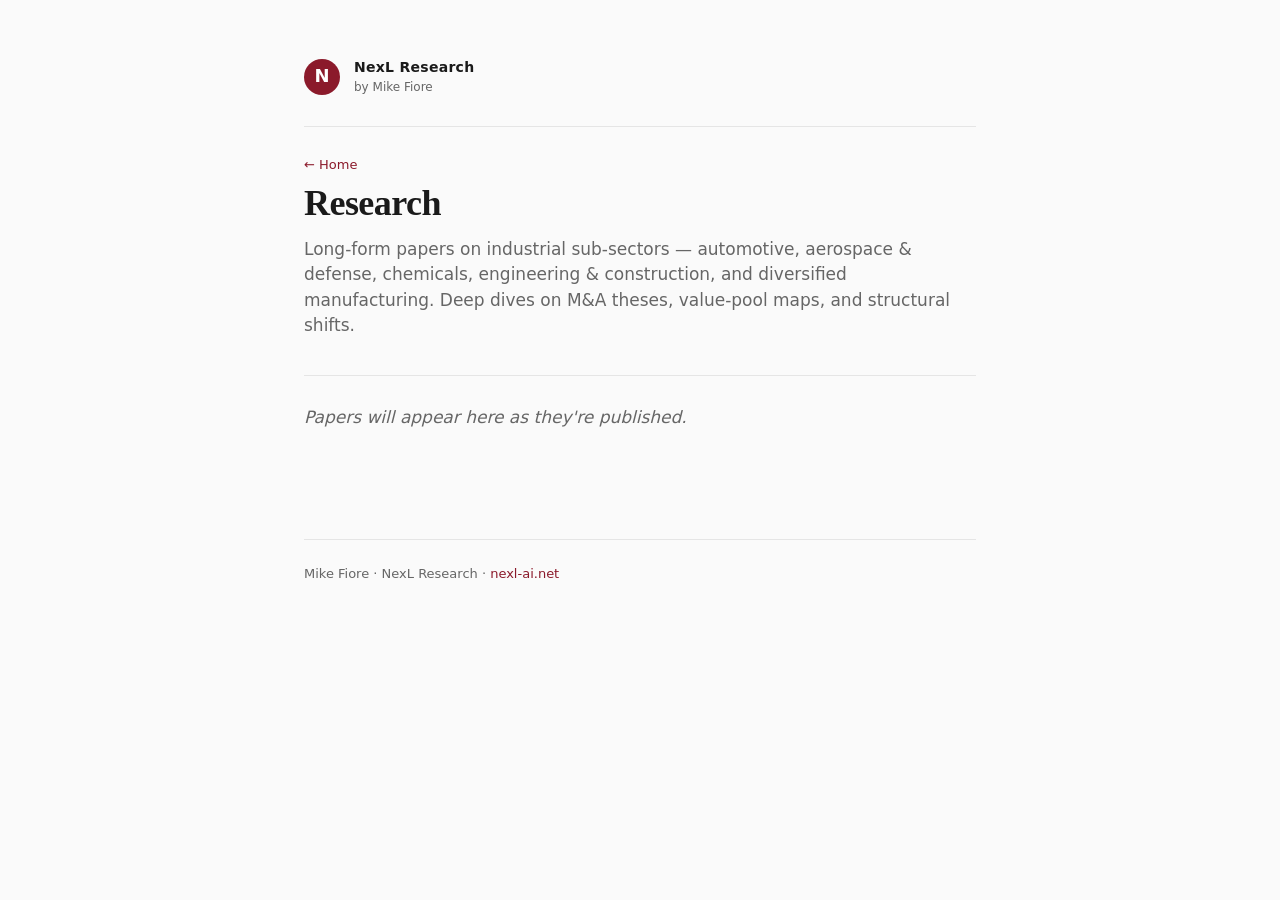
<file: research/index.html>
<!DOCTYPE html>
<html lang="en">
<head>
<meta charset="UTF-8">
<meta name="viewport" content="width=device-width, initial-scale=1.0">
<title>Research — NexL Research</title>
<style>
  :root {
    --ink: #1a1a1a; --muted: #666; --line: #e5e5e5;
    --bg: #fafafa; --card: #ffffff; --accent: #8b1a2b;
  }
  * { box-sizing: border-box; }
  body {
    margin: 0; background: var(--bg); color: var(--ink);
    font-family: system-ui, -apple-system, BlinkMacSystemFont, 'Segoe UI', sans-serif;
    font-size: 17px; line-height: 1.6;
    -webkit-font-smoothing: antialiased;
  }
  .wrap { max-width: 720px; margin: 0 auto; padding: 56px 24px 80px; }

  .mast { display: flex; align-items: center; gap: 14px; padding-bottom: 28px; border-bottom: 1px solid var(--line); margin-bottom: 28px; }
  .mast a { text-decoration: none; color: inherit; display: flex; align-items: center; gap: 14px; }
  .mark { width: 36px; height: 36px; border-radius: 50%; background: var(--accent); color: #fff; display: grid; place-items: center; font-size: 18px; font-weight: 600; }
  .mast-meta .name { font-weight: 600; font-size: 14px; letter-spacing: 0.02em; }
  .mast-meta .by { color: var(--muted); font-size: 12px; }

  .crumbs { font-size: 13px; color: var(--muted); margin: 0 0 8px; }
  .crumbs a { color: var(--accent); text-decoration: none; }

  h1 {
    font-family: Charter, 'Bitstream Charter', 'Iowan Old Style', Cambria, Georgia, serif;
    font-size: 36px; line-height: 1.15; font-weight: 600;
    letter-spacing: -0.015em;
    margin: 8px 0 12px;
  }
  .lede { font-size: 17px; color: var(--muted); margin: 0 0 36px; line-height: 1.5; }
  .empty { color: var(--muted); font-style: italic; padding: 28px 0; border-top: 1px solid var(--line); }

  footer {
    margin-top: 80px; padding-top: 24px;
    border-top: 1px solid var(--line);
    font-size: 13px; color: var(--muted);
  }
  footer a { color: var(--accent); text-decoration: none; }

  @media (max-width: 600px) {
    .wrap { padding: 36px 20px 60px; }
    h1 { font-size: 28px; }
  }
</style>
</head>
<body>
<div class="wrap">

  <header class="mast">
    <a href="/">
      <div class="mark">N</div>
      <div class="mast-meta">
        <div class="name">NexL Research</div>
        <div class="by">by Mike Fiore</div>
      </div>
    </a>
  </header>

  <p class="crumbs"><a href="/">← Home</a></p>
  <h1>Research</h1>
  <p class="lede">Long-form papers on industrial sub-sectors — automotive, aerospace &amp; defense, chemicals, engineering &amp; construction, and diversified manufacturing. Deep dives on M&amp;A theses, value-pool maps, and structural shifts.</p>

  <p class="empty">Papers will appear here as they're published.</p>

  <footer>
    Mike Fiore · NexL Research · <a href="https://nexl-ai.net">nexl-ai.net</a>
  </footer>

</div>
</body>
</html>
</file>
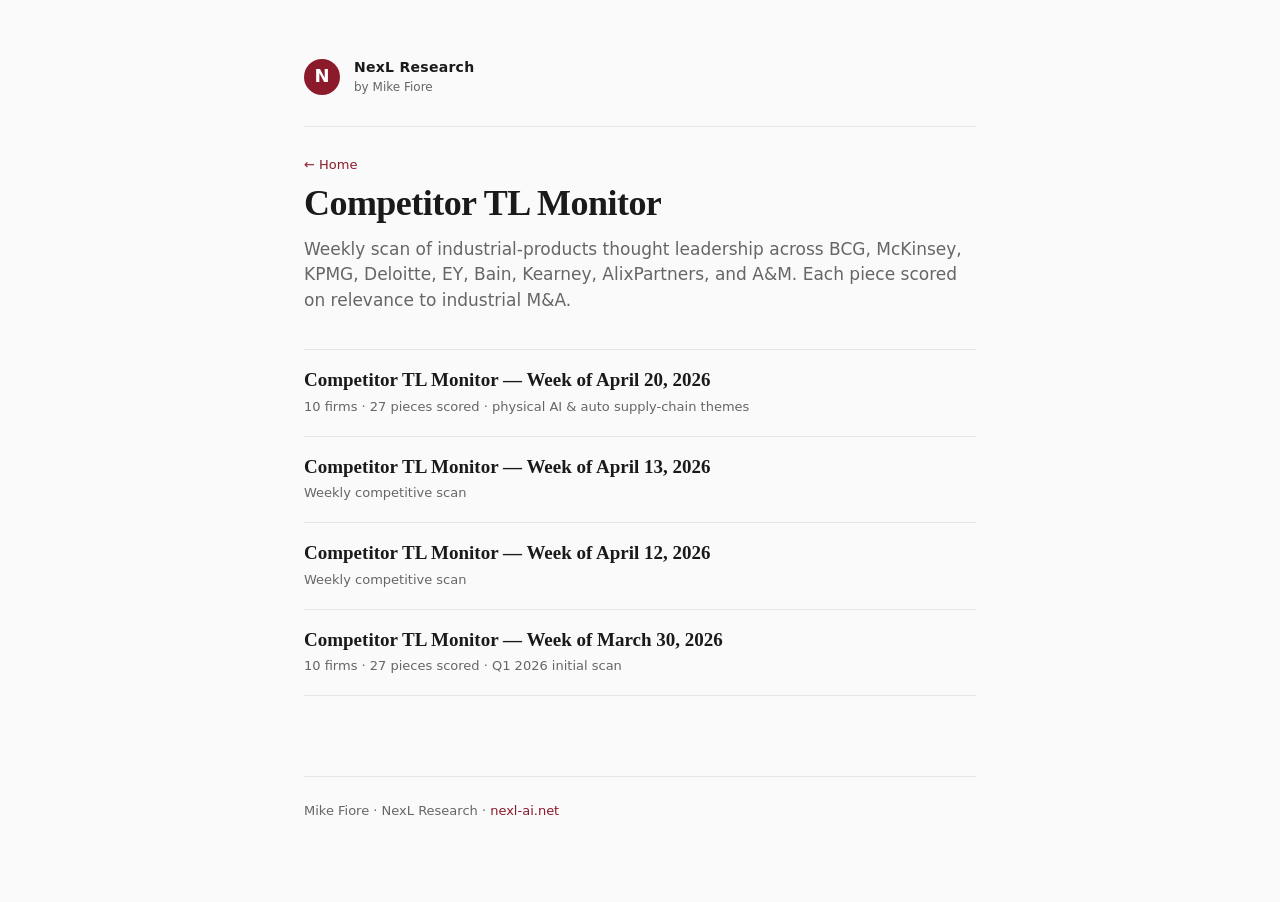
<file: tl/index.html>
<!DOCTYPE html>
<html lang="en">
<head>
<meta charset="UTF-8">
<meta name="viewport" content="width=device-width, initial-scale=1.0">
<title>Competitor TL Monitor — NexL Research</title>
<style>
  :root {
    --ink: #1a1a1a; --muted: #666; --line: #e5e5e5;
    --bg: #fafafa; --card: #ffffff; --accent: #8b1a2b;
  }
  * { box-sizing: border-box; }
  body {
    margin: 0; background: var(--bg); color: var(--ink);
    font-family: system-ui, -apple-system, BlinkMacSystemFont, 'Segoe UI', sans-serif;
    font-size: 17px; line-height: 1.6;
    -webkit-font-smoothing: antialiased;
  }
  .wrap { max-width: 720px; margin: 0 auto; padding: 56px 24px 80px; }

  .mast { display: flex; align-items: center; gap: 14px; padding-bottom: 28px; border-bottom: 1px solid var(--line); margin-bottom: 28px; }
  .mast a { text-decoration: none; color: inherit; display: flex; align-items: center; gap: 14px; }
  .mark { width: 36px; height: 36px; border-radius: 50%; background: var(--accent); color: #fff; display: grid; place-items: center; font-size: 18px; font-weight: 600; }
  .mast-meta .name { font-weight: 600; font-size: 14px; letter-spacing: 0.02em; }
  .mast-meta .by { color: var(--muted); font-size: 12px; }

  .crumbs { font-size: 13px; color: var(--muted); margin: 0 0 8px; }
  .crumbs a { color: var(--accent); text-decoration: none; }

  h1 {
    font-family: Charter, 'Bitstream Charter', 'Iowan Old Style', Cambria, Georgia, serif;
    font-size: 36px; line-height: 1.15; font-weight: 600;
    letter-spacing: -0.015em;
    margin: 8px 0 12px;
  }
  .lede { font-size: 17px; color: var(--muted); margin: 0 0 36px; line-height: 1.5; }

  ul.posts { list-style: none; padding: 0; margin: 0; }
  ul.posts li { border-bottom: 1px solid var(--line); padding: 18px 0; }
  ul.posts li:first-child { border-top: 1px solid var(--line); }
  ul.posts a { color: var(--ink); text-decoration: none; }
  ul.posts a:hover .post-title { color: var(--accent); }
  .post-title {
    font-family: Charter, 'Bitstream Charter', 'Iowan Old Style', Cambria, Georgia, serif;
    font-size: 19px; line-height: 1.3; font-weight: 600;
    transition: color 120ms ease;
  }
  .post-meta { font-size: 13px; color: var(--muted); margin-top: 4px; }

  footer {
    margin-top: 80px; padding-top: 24px;
    border-top: 1px solid var(--line);
    font-size: 13px; color: var(--muted);
  }
  footer a { color: var(--accent); text-decoration: none; }

  @media (max-width: 600px) {
    .wrap { padding: 36px 20px 60px; }
    h1 { font-size: 28px; }
  }
</style>
</head>
<body>
<div class="wrap">

  <header class="mast">
    <a href="/">
      <div class="mark">N</div>
      <div class="mast-meta">
        <div class="name">NexL Research</div>
        <div class="by">by Mike Fiore</div>
      </div>
    </a>
  </header>

  <p class="crumbs"><a href="/">← Home</a></p>
  <h1>Competitor TL Monitor</h1>
  <p class="lede">Weekly scan of industrial-products thought leadership across BCG, McKinsey, KPMG, Deloitte, EY, Bain, Kearney, AlixPartners, and A&amp;M. Each piece scored on relevance to industrial M&amp;A.</p>

  <ul class="posts">
    <li>
      <a href="2026-04-20.html">
        <div class="post-title">Competitor TL Monitor — Week of April 20, 2026</div>
        <div class="post-meta">10 firms · 27 pieces scored · physical AI &amp; auto supply-chain themes</div>
      </a>
    </li>
    <li>
      <a href="2026-04-13.html">
        <div class="post-title">Competitor TL Monitor — Week of April 13, 2026</div>
        <div class="post-meta">Weekly competitive scan</div>
      </a>
    </li>
    <li>
      <a href="2026-04-12.html">
        <div class="post-title">Competitor TL Monitor — Week of April 12, 2026</div>
        <div class="post-meta">Weekly competitive scan</div>
      </a>
    </li>
    <li>
      <a href="2026-03-30.html">
        <div class="post-title">Competitor TL Monitor — Week of March 30, 2026</div>
        <div class="post-meta">10 firms · 27 pieces scored · Q1 2026 initial scan</div>
      </a>
    </li>
  </ul>

  <footer>
    Mike Fiore · NexL Research · <a href="https://nexl-ai.net">nexl-ai.net</a>
  </footer>

</div>
</body>
</html>
</file>
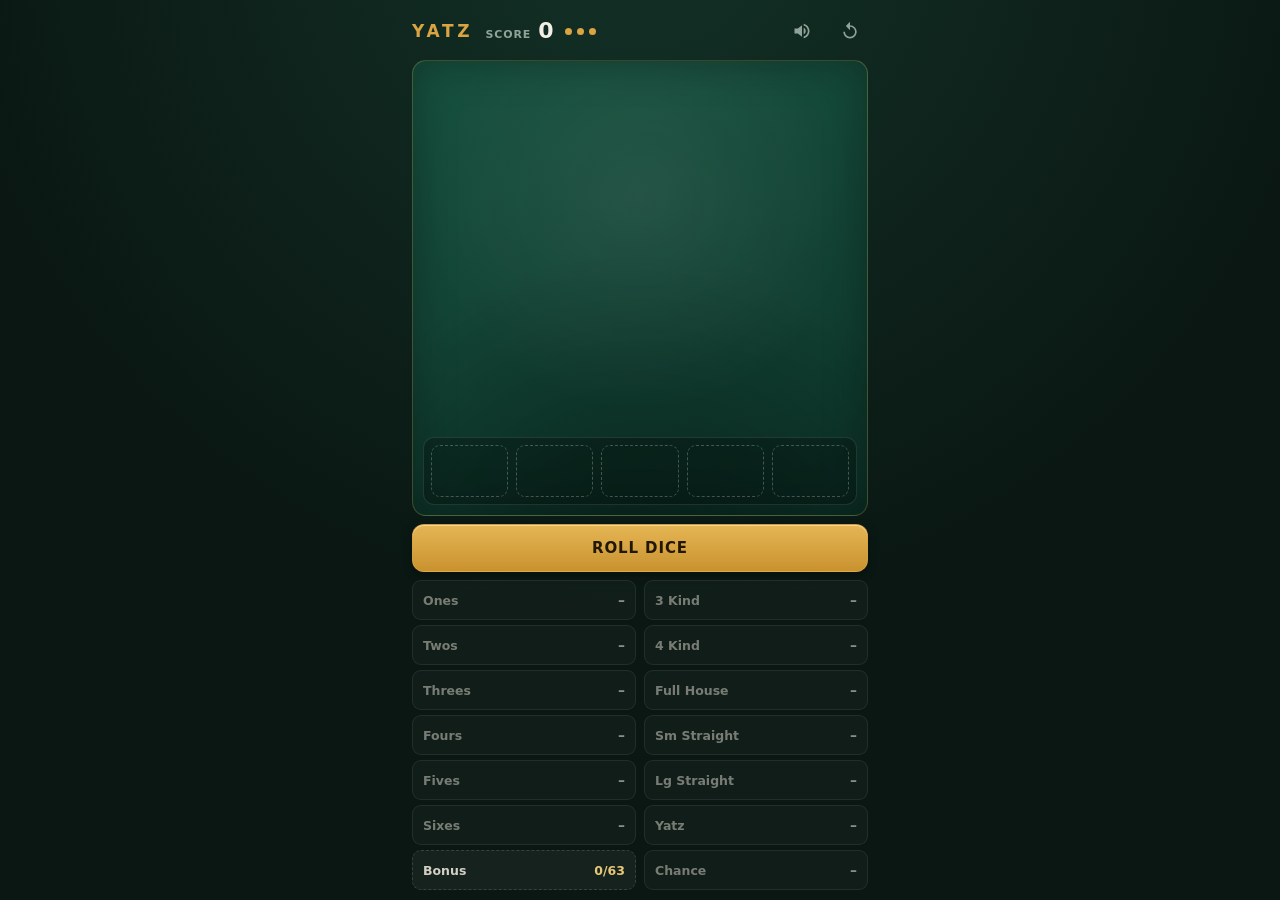
<file: yatz/index.html>
<!doctype html>
<html lang="en">
  <head>
    <meta charset="utf-8">
    <meta name="viewport" content="width=device-width, initial-scale=1, maximum-scale=1, user-scalable=no, viewport-fit=cover">
    <meta name="theme-color" content="#0a1712">
    <meta name="mobile-web-app-capable" content="yes">
    <meta name="apple-mobile-web-app-capable" content="yes">
    <meta name="apple-mobile-web-app-status-bar-style" content="black-translucent">
    <meta name="apple-mobile-web-app-title" content="Yatz">
    <title>Yatz</title>
    <link rel="icon" href="data:image/svg+xml,<svg xmlns='http://www.w3.org/2000/svg' viewBox='0 0 100 100'><text y='.9em' font-size='90'>🎲</text></svg>">
    <link rel="stylesheet" href="./src/styles/theme.css">
    <link rel="stylesheet" href="./src/styles/app.css">
  </head>
  <body>
    <main id="app" class="app"></main>
    <script type="module" src="./src/main.mjs"></script>
  </body>
</html>
</file>
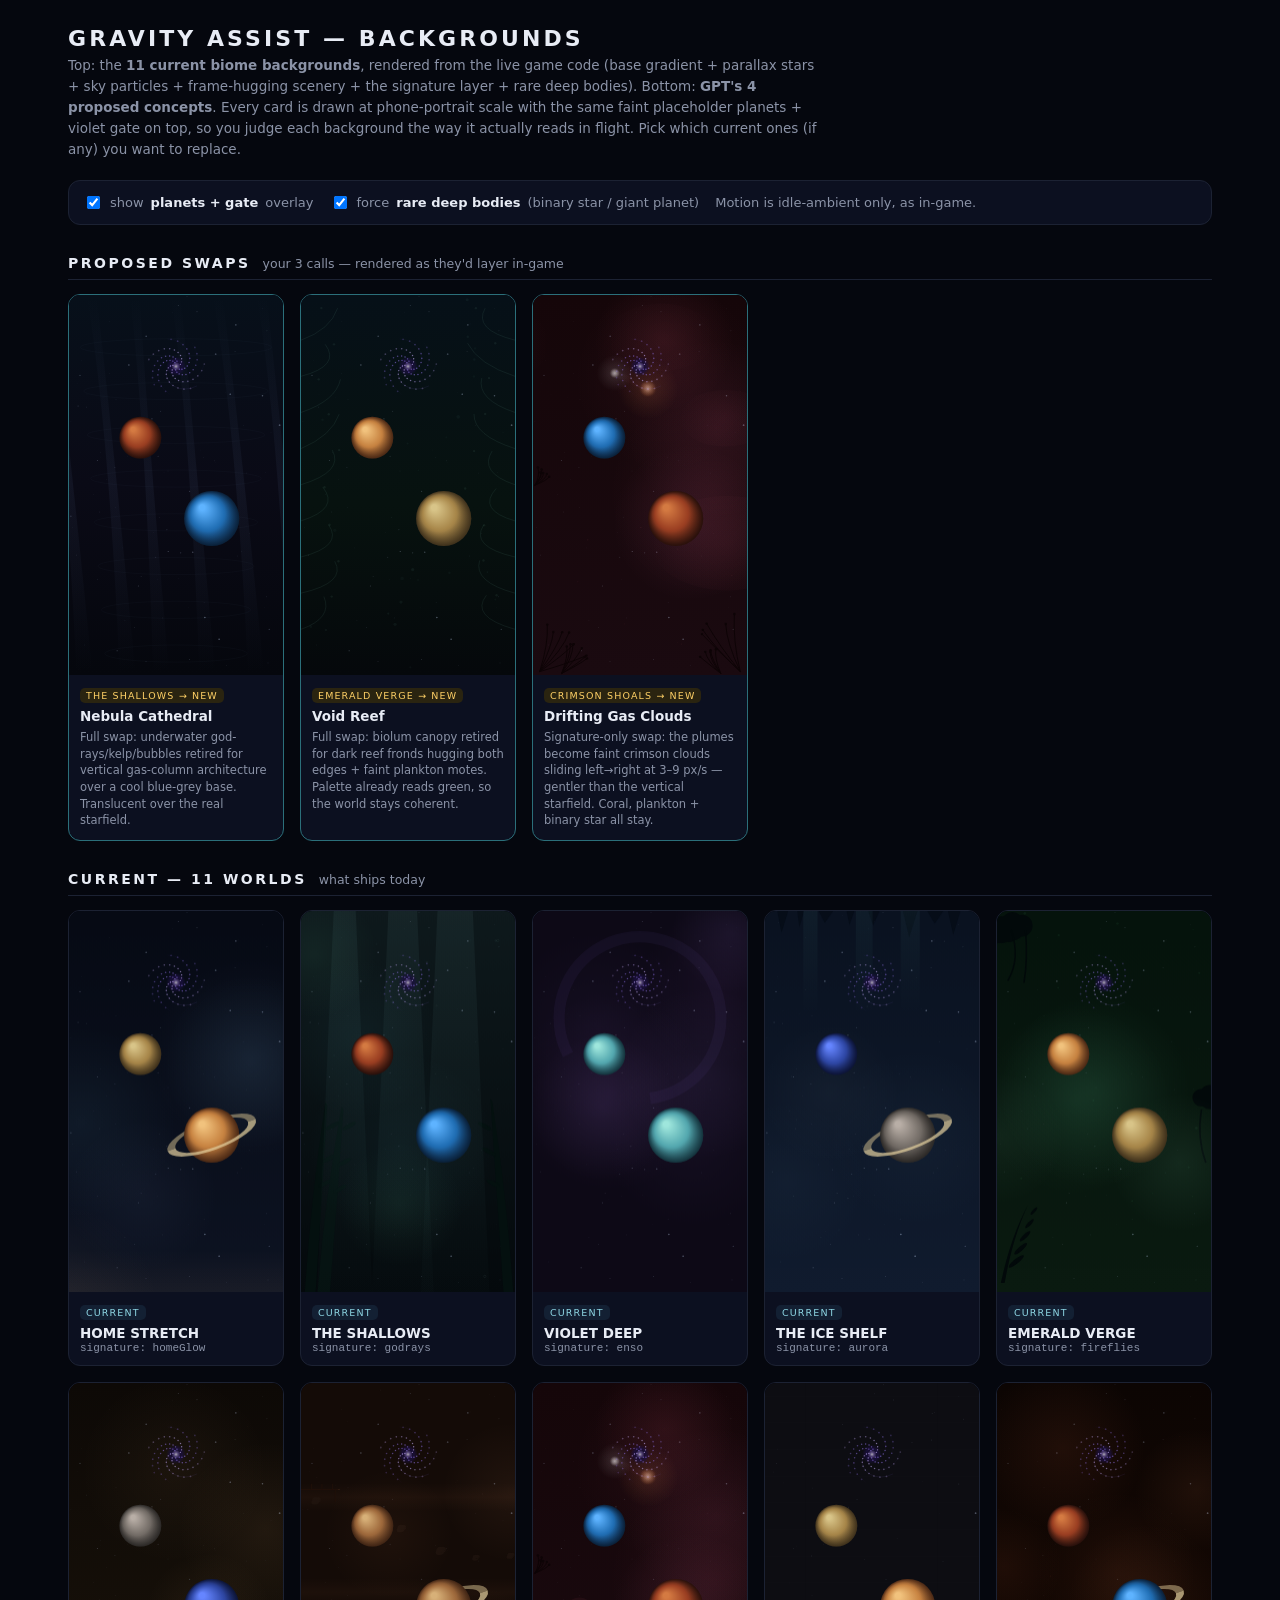
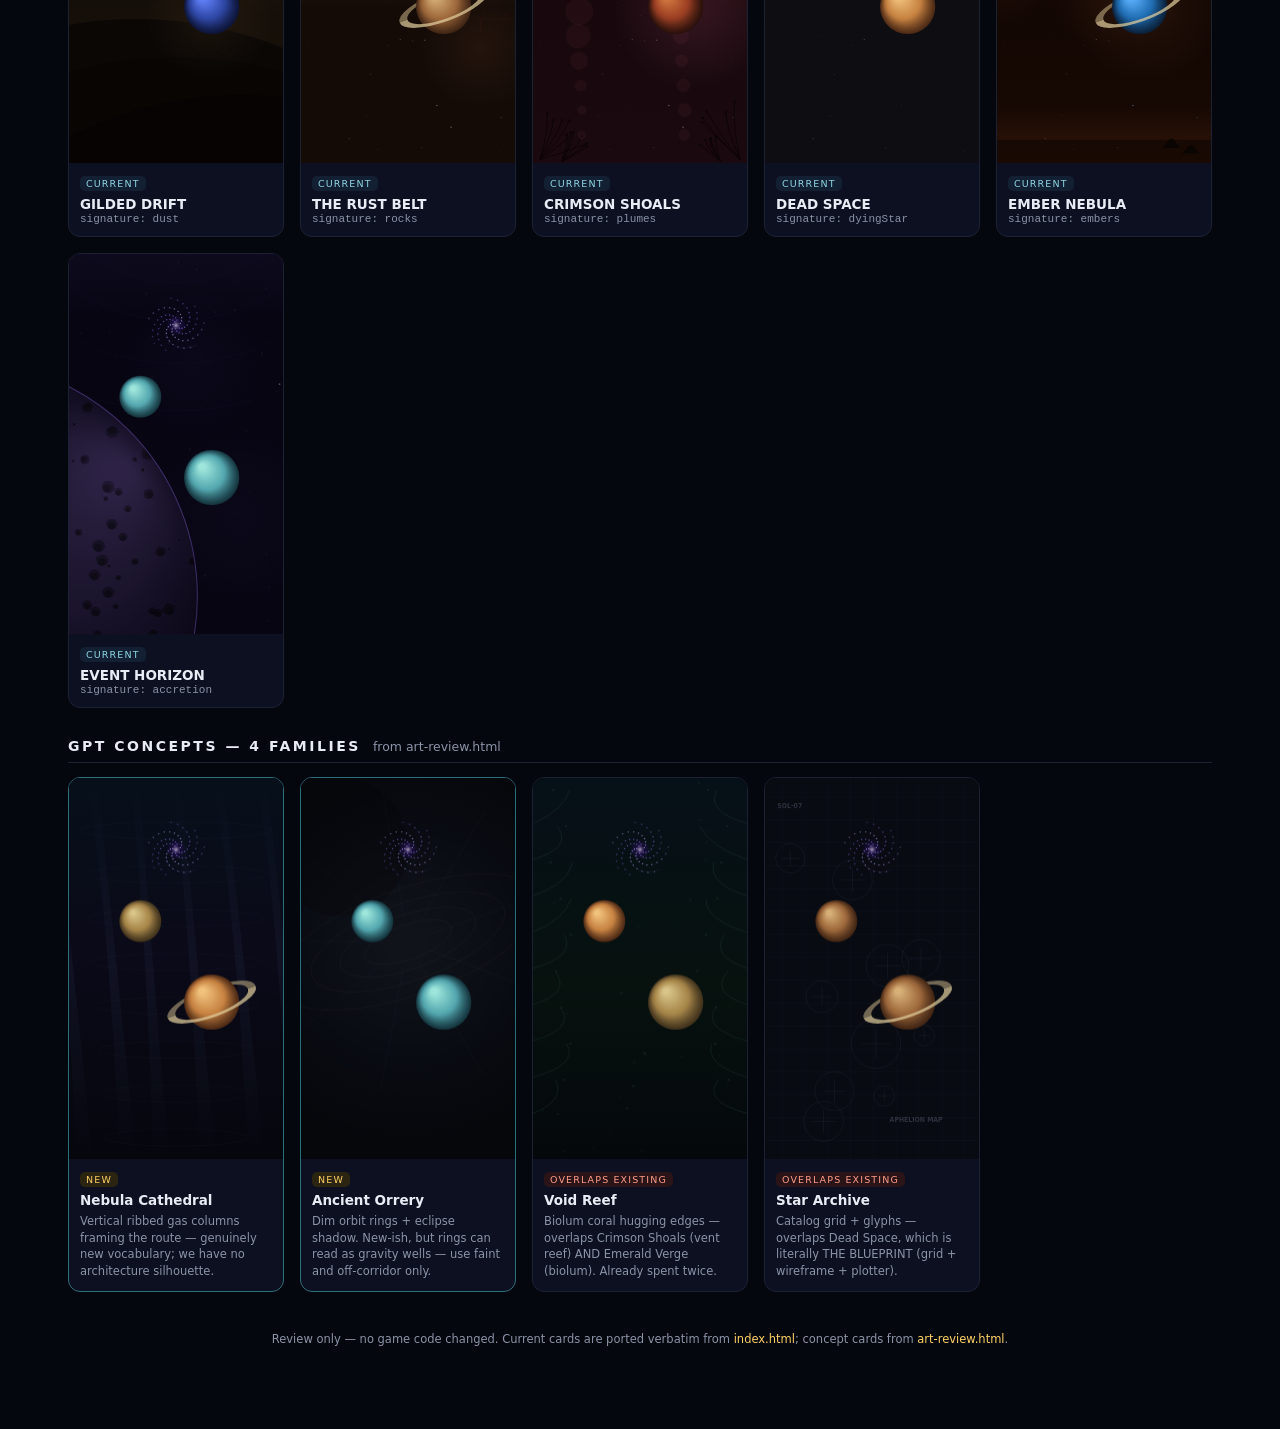
<file: gravity-assist/backgrounds/index.html>
<!doctype html>
<html lang="en">
<head>
<meta charset="utf-8">
<meta name="viewport" content="width=device-width, initial-scale=1, viewport-fit=cover">
<title>Gravity Assist &mdash; Background Review</title>
<style>
  :root{ --ink:#e8ecf5; --dim:#8b93a7; --line:#1c2233; --panel:#0c1020; --accent:#7ef0ff; --gold:#ffd166; }
  *{ box-sizing:border-box; }
  html,body{ margin:0; background:#05070e; color:var(--ink);
    font-family:-apple-system,BlinkMacSystemFont,"Segoe UI",Roboto,system-ui,sans-serif; -webkit-text-size-adjust:100%; }
  .wrap{ max-width:1180px; margin:0 auto; padding:26px 18px 80px; }
  h1{ font-size:22px; letter-spacing:.14em; margin:0 0 4px; font-weight:800; }
  .sub{ color:var(--dim); font-size:13.5px; line-height:1.55; margin:0 0 20px; max-width:760px; }
  .bar{ display:flex; gap:16px; align-items:center; flex-wrap:wrap; padding:12px 14px; margin:0 0 24px;
    background:var(--panel); border:1px solid var(--line); border-radius:12px; font-size:13px; }
  .bar label{ display:flex; gap:7px; align-items:center; cursor:pointer; color:var(--dim); }
  .bar b{ color:var(--ink); }
  .sec-h{ display:flex; align-items:baseline; gap:12px; margin:30px 0 14px; padding-bottom:8px; border-bottom:1px solid var(--line); }
  .sec-h h2{ font-size:14px; letter-spacing:.18em; margin:0; font-weight:800; }
  .sec-h span{ color:var(--dim); font-size:12.5px; }
  .grid{ display:grid; grid-template-columns:repeat(auto-fill,minmax(190px,1fr)); gap:16px; }
  .card{ background:var(--panel); border:1px solid var(--line); border-radius:12px; overflow:hidden; }
  .card.spot{ border-color:#2b6f7a; }
  .card canvas{ display:block; width:100%; aspect-ratio:9/16; background:#05070e; }
  .hdr{ padding:9px 11px 11px; }
  .tag{ display:inline-block; font-size:9.5px; letter-spacing:.12em; padding:2px 6px; border-radius:5px;
    background:#132033; color:#8fd8e6; margin-bottom:5px; }
  .tag.new{ background:#2a2410; color:var(--gold); }
  .tag.dup{ background:#2a1418; color:#ff9d8a; }
  .name{ font-size:13.5px; font-weight:700; }
  .sig{ font-size:11px; color:var(--dim); font-family:ui-monospace,SFMono-Regular,Menlo,monospace; margin-top:1px; }
  .why{ font-size:11.5px; color:var(--dim); line-height:1.45; margin-top:5px; }
  footer{ margin-top:40px; color:var(--dim); font-size:11.5px; text-align:center; }
  .key{ color:var(--gold); }
</style>
</head>
<body>
<div class="wrap">
  <h1>GRAVITY ASSIST &mdash; BACKGROUNDS</h1>
  <p class="sub">Top: the <b>11 current biome backgrounds</b>, rendered from the live game code (base gradient + parallax stars + sky particles + frame-hugging scenery + the signature layer + rare deep bodies). Bottom: <b>GPT's 4 proposed concepts</b>. Every card is drawn at phone-portrait scale with the same faint placeholder planets + violet gate on top, so you judge each background the way it actually reads in flight. Pick which current ones (if any) you want to replace.</p>

  <div class="bar">
    <label><input type="checkbox" id="furn" checked> show <b>planets + gate</b> overlay</label>
    <label><input type="checkbox" id="rare" checked> force <b>rare deep bodies</b> (binary star / giant planet)</label>
    <span style="color:var(--dim)">Motion is idle-ambient only, as in-game.</span>
  </div>

  <div class="sec-h"><h2>PROPOSED SWAPS</h2><span>your 3 calls &mdash; rendered as they'd layer in-game</span></div>
  <div class="grid" id="prop"></div>

  <div class="sec-h"><h2>CURRENT &mdash; 11 WORLDS</h2><span>what ships today</span></div>
  <div class="grid" id="cur"></div>

  <div class="sec-h"><h2>GPT CONCEPTS &mdash; 4 FAMILIES</h2><span>from art-review.html</span></div>
  <div class="grid" id="con"></div>

  <footer>Review only &mdash; no game code changed. Current cards are ported verbatim from <span class="key">index.html</span>; concept cards from <span class="key">art-review.html</span>.</footer>
</div>

<script>
'use strict';
var VW=450, VH=800, TAU=Math.PI*2;
var PAD={ x:VW/2, y:VH-58 };
var game={ runSeed:1337 };
var ctx=null;                              // reassigned per card so ported fns paste verbatim
function groundYAt(x){ return VH+560 - Math.sqrt(611*611 - (x-VW/2)*(x-VW/2)); }
function mulberry32(a){ return function(){ a|=0; a=(a+0x6D2B79F5)|0; var t=Math.imul(a^a>>>15,1|a); t=(t+Math.imul(t^t>>>7,61|t))^t; return ((t^t>>>14)>>>0)/4294967296; }; }

var BIOMES=[
  { name:'HOME STRETCH', bg:'#0a0e1c', bgGrad:['#060a14','#0d1322'], decor:{hues:['120,220,255','160,190,255'], nebula:.50, aMin:.04, aMax:.08}, stars:{density:1.0,alpha:1.0}, signature:'homeGlow', scenery:'cape' },
  { name:'THE SHALLOWS', bg:'#08151a', bgGrad:['#0e191c','#04090c'], decor:{hues:['120,255,190','90,200,220'], nebula:.60, aMin:.04, aMax:.08}, stars:{density:1.0,alpha:.95}, signature:'godrays', skyMode:'bubbles', scenery:'kelp' },
  { name:'VIOLET DEEP', bg:'#0d0916', decor:{hues:['180,140,255','200,120,255'], nebula:.70, aMin:.05, aMax:.09}, stars:{density:.9,alpha:.95}, signature:'enso', skyMode:'flecks', scenery:'inkblooms' },
  { name:'THE ICE SHELF', bg:'#0e1626', bgGrad:['#0a1220','#101b2e'], decor:{hues:['150,220,255','200,240,255'], nebula:.25, aMin:.03, aMax:.06}, stars:{density:1.15,alpha:1.1}, signature:'aurora', skyMode:'snow', scenery:'stalactites' },
  { name:'EMERALD VERGE', bg:'#081711', bgGrad:['#05130c','#0a1a10'], decor:{hues:['120,255,190','160,255,210'], nebula:.60, aMin:.04, aMax:.08}, stars:{density:.9,alpha:.9}, signature:'fireflies', skyMode:'spores', scenery:'canopy' },
  { name:'GILDED DRIFT', bg:'#16110a', bgGrad:['#0d0906','#1a130a'], decor:{hues:['255,190,120','230,170,110'], nebula:.35, aMin:.04, aMax:.08}, stars:{density:.85,alpha:.95}, signature:'dust', scenery:'dunesea' },
  { name:'THE RUST BELT', bg:'#140b07', decor:{hues:['255,150,90','255,170,120'], nebula:.30, aMin:.04, aMax:.07}, stars:{density:.8,alpha:.85}, signature:'rocks', skyMode:'ash', scenery:'gantries' },
  { name:'CRIMSON SHOALS', bg:'#1a0a10', bgGrad:['#150609','#1a0a10'], decor:{hues:['255,100,130','255,120,180'], nebula:.70, aMin:.05, aMax:.09}, stars:{density:.75,alpha:.85}, signature:'plumes', skyMode:'plankton', scenery:'coral' },
  { name:'DEAD SPACE', bg:'#0d0d12', decor:{hues:['150,150,170','130,140,150'], nebula:.10, aMin:.02, aMax:.04, none:true}, stars:{density:.55,alpha:.7}, signature:'dyingStar', skyMode:'squares', scenery:'grid' },
  { name:'EMBER NEBULA', bg:'#120705', bgGrad:['#0c0503','#180903'], decor:{hues:['255,120,70','255,150,90'], nebula:.65, aMin:.05, aMax:.09}, stars:{density:.6,alpha:.8}, signature:'embers', skyMode:'ashLight', scenery:'forge' },
  { name:'EVENT HORIZON', bg:'#070512', decor:{hues:['150,110,255','110,90,220'], nebula:.25, aMin:.03, aMax:.05}, stars:{density:.45,alpha:.65}, signature:'accretion', skyMode:'streaks', scenery:'contours' }
];

// ---- parallax star field (mirrors STAR_LAYERS: 3 layers, own speed) ----
var STAR_LAYERS=(function(){
  var defs=[{n:46,sp:5,r:.7,a:.16},{n:32,sp:13,r:1.0,a:.30},{n:18,sp:24,r:1.35,a:.5}], out=[];
  for(var L=0; L<defs.length; L++){
    var d=defs[L], rng=mulberry32(9000+L*131), st=[];
    for(var i=0;i<d.n;i++) st.push({ x:rng()*VW, y:rng()*VH, r:d.r*(.6+rng()*.8), a:d.a*(.5+rng()*.5), hero:(L===2&&i%5===0) });
    out.push({ stars:st, speed:d.sp });
  }
  return out;
})();
function drawStars(b, now, dim){
  ctx.fillStyle='#cfe0ff'; ctx.strokeStyle='#cfe0ff'; ctx.lineWidth=1;
  for(var L=0; L<STAR_LAYERS.length; L++){
    var lay=STAR_LAYERS[L];
    for(var i=0;i<lay.stars.length;i++){
      var s=lay.stars[i];
      if(!s.hero && (i%20)>=b.stars.density*20) continue;
      var sy=(s.y+now*lay.speed)%VH;
      var sa=s.hero? s.a : Math.min(s.a*b.stars.alpha*dim, .55);
      if(b.skyMode==='squares' && !s.hero){ ctx.globalAlpha=sa; ctx.fillRect(s.x,sy,1.4,1.4); }
      else if(b.skyMode==='streaks' && !s.hero){ var at2=Math.atan2(-240-sy, VW/2-s.x); ctx.globalAlpha=sa*.8; ctx.beginPath(); ctx.moveTo(s.x,sy); ctx.lineTo(s.x+Math.cos(at2)*5, sy+Math.sin(at2)*5); ctx.stroke(); }
      else { ctx.globalAlpha=sa; ctx.beginPath(); ctx.arc(s.x,sy,s.r,0,7); ctx.fill(); }
    }
  }
  ctx.globalAlpha=1;
}
function drawNebula(b, dim){
  if(b.decor.none) return;
  var rng=mulberry32((BIOMES.indexOf(b)*3313+41)>>>0), n=Math.round(2+b.decor.nebula*4);
  for(var i=0;i<n;i++){
    var x=rng()*VW, y=rng()*VH*0.78, r=120+rng()*100, hue=b.decor.hues[i%b.decor.hues.length];
    var a=(b.decor.aMin+rng()*(b.decor.aMax-b.decor.aMin))*dim;
    var g=ctx.createRadialGradient(x,y,0,x,y,r); g.addColorStop(0,'rgba('+hue+','+a.toFixed(3)+')'); g.addColorStop(1,'rgba('+hue+',0)');
    ctx.fillStyle=g; ctx.beginPath(); ctx.arc(x,y,r,0,7); ctx.fill();
  }
}

// ===== ported verbatim from index.html (ctx is the module global) =====
function drawSkyExtras(b, sigT, dim){
  var mode=b.skyMode;
  if(!mode || mode==='squares' || mode==='streaks') return;
  var rng=mulberry32((BIOMES.indexOf(b)*2477+991)>>>0);
  if(mode==='bubbles'){ for(var i=0;i<10;i++){ var x0=rng()*VW,y0=rng()*VH,r=1+rng()*1.5,a=.06+rng()*.08,ph=rng()*7; ctx.strokeStyle='rgba(180,235,230,'+(a*dim).toFixed(3)+')'; ctx.lineWidth=.8; ctx.beginPath(); ctx.arc(x0+Math.sin(sigT+ph)*4, ((y0-sigT*12)%VH+VH)%VH, r,0,7); ctx.stroke(); } }
  else if(mode==='snow'){ ctx.fillStyle='rgb(220,240,255)'; for(var i=0;i<16;i++){ var x0=rng()*VW,y0=rng()*VH,r=.8+rng()*.8,a=.06+rng()*.06,ph=rng()*7; ctx.globalAlpha=a*dim; ctx.beginPath(); ctx.arc(x0+Math.sin(sigT*.7+ph)*5,(y0+sigT*9)%VH,r,0,7); ctx.fill(); } }
  else if(mode==='ash'||mode==='ashLight'){ ctx.fillStyle='rgb(150,140,135)'; var c=(mode==='ash'?12:8); for(var i=0;i<c;i++){ var x0=rng()*VW,y0=rng()*VH,ph=rng()*7; ctx.globalAlpha=.07*dim; ctx.beginPath(); ctx.arc(x0+Math.sin(sigT*.4+ph)*3,(y0+sigT*5)%VH,.8+rng()*.6,0,7); ctx.fill(); } }
  else if(mode==='spores'){ ctx.fillStyle='rgb(140,255,180)'; for(var i=0;i<10;i++){ var x0=rng()*VW,y0=rng()*VH,ph=rng()*7; ctx.globalAlpha=.05*dim; ctx.beginPath(); ctx.arc(x0+Math.sin(sigT*.5+ph)*6,((y0-sigT*4)%VH+VH)%VH,2+rng(),0,7); ctx.fill(); } }
  else if(mode==='plankton'){ ctx.fillStyle='rgb(255,130,150)'; for(var i=0;i<12;i++){ var x0=rng()*VW,y0=rng()*VH,ph=rng()*7; ctx.globalAlpha=(.06+rng()*.04)*dim; ctx.beginPath(); ctx.arc(x0+Math.sin(sigT*.35+ph)*9,y0+Math.cos(sigT*.3+ph)*6,.8+rng()*.6,0,7); ctx.fill(); } }
  else if(mode==='flecks'){ ctx.fillStyle='rgb(190,170,255)'; for(var i=0;i<20;i++){ ctx.globalAlpha=(.04+rng()*.06)*dim; ctx.beginPath(); ctx.arc(rng()*VW,rng()*VH*.9,.4+rng()*.5,0,7); ctx.fill(); } }
  ctx.globalAlpha=1;
}
function drawScenery(b, sigT){
  var sc=b.scenery;
  if(!sc) return;
  var rng=mulberry32((BIOMES.indexOf(b)*5501+77)>>>0);
  ctx.save();
  if(sc==='cape'){ var g=ctx.createLinearGradient(0,VH-90,0,VH); g.addColorStop(0,'rgba(255,190,130,0)'); g.addColorStop(1,'rgba(255,190,130,0.05)'); ctx.fillStyle=g; ctx.fillRect(0,VH-90,VW,90); }
  else if(sc==='kelp'){ ctx.fillStyle='#04100f'; for(var i=0;i<3;i++){ var left=i!==1; var bx=left?12+rng()*40:VW-12-rng()*40; var w=14+rng()*12, top=VH*(.45+rng()*.1); var lean=(left?1:-1)*(20+rng()*25); ctx.beginPath(); ctx.moveTo(bx-w/2,VH); ctx.quadraticCurveTo(bx-w/2+lean*.4,(VH+top)/2,bx+lean-2,top); ctx.lineTo(bx+lean+2,top+6); ctx.quadraticCurveTo(bx+w/2+lean*.4,(VH+top)/2,bx+w/2,VH); ctx.closePath(); ctx.fill(); for(var k=0;k<3;k++){ var ly=top+40+k*60+rng()*20, lx=bx+lean*(1-k*.25); ctx.beginPath(); ctx.ellipse(lx+(left?14:-14),ly,16,4.5,(left?-.5:.5),0,7); ctx.fill(); } } }
  else if(sc==='inkblooms'){ var pts=[[.3,.3],[.75,.6]]; for(var j=0;j<pts.length;j++){ var fx=pts[j][0],fy=pts[j][1],r=180+rng()*40; var g=ctx.createRadialGradient(VW*fx,VH*fy,0,VW*fx,VH*fy,r); g.addColorStop(0,'rgba(150,110,220,0.05)'); g.addColorStop(1,'rgba(150,110,220,0)'); ctx.fillStyle=g; ctx.beginPath(); ctx.arc(VW*fx,VH*fy,r,0,7); ctx.fill(); } }
  else if(sc==='stalactites'){ ctx.fillStyle='#060d18'; for(var i=0;i<8;i++){ var x=10+(i+rng()*.6)*(VW-20)/8; var w=14+rng()*20, h=20+rng()*35; ctx.beginPath(); ctx.moveTo(x-w/2,0); ctx.lineTo(x-3+rng()*2,h); ctx.lineTo(x+w/2,0); ctx.closePath(); ctx.fill(); } }
  else if(sc==='canopy'){ ctx.fillStyle='#02090a'; var blob=function(bx,by,n,sr){ ctx.beginPath(); for(var k=0;k<n;k++) ctx.arc(bx+(rng()-.5)*sr*2.2,by+(rng()-.5)*sr*1.4,sr*(.5+rng()*.5),0,7); ctx.fill(); }; blob(20,30,7,30); blob(VW-15,VH*.5,6,26); ctx.strokeStyle='#02090a'; ctx.lineWidth=3; for(var k=0;k<3;k++){ var vx=k<2?30+k*30:VW-20; var vy=k<2?40:VH*.52; ctx.beginPath(); ctx.moveTo(vx,vy); ctx.quadraticCurveTo(vx+20-k*15,vy+60,vx-10+rng()*20,vy+100+rng()*30); ctx.stroke(); } ctx.beginPath(); ctx.moveTo(8,VH-20); ctx.quadraticCurveTo(30,VH-120,66,VH-185); ctx.quadraticCurveTo(34,VH-120,16,VH-20); ctx.closePath(); ctx.fill(); for(var k=0;k<5;k++){ var u=.25+k*.16; var px2=8+58*u, py2=VH-20-165*u; ctx.beginPath(); ctx.ellipse(px2+18,py2-4,20-k*2.5,5-k*.5,-.6-u*.3,0,7); ctx.fill(); } }
  else if(sc==='dunesea'){ var fills=['#0b0705','#080503','#060302']; var ridgeY=[.62,.72,.82]; for(var i=0;i<3;i++){ var cy2=VH*ridgeY[i]+800, cx2=VW/2+(i-1)*120+rng()*40; ctx.fillStyle=fills[i]; ctx.beginPath(); ctx.arc(cx2,cy2,800,0,7); ctx.fill(); } ctx.fillStyle='#040302'; var my2=VH*.72, mx0=VW*.6; for(var k=0;k<5;k++){ var kx=mx0+k*(20+rng()*8); var ky=my2-Math.pow((kx-VW/2-rng()*40)/800,2)*800-3; ctx.beginPath(); ctx.arc(kx,ky,1.6+rng()*.6,0,7); ctx.fill(); } }
  else if(sc==='gantries'){ var by=[.30,.55]; for(var j=0;j<by.length;j++){ var fy=by[j]; var g=ctx.createLinearGradient(0,VH*fy-30,0,VH*fy+30); g.addColorStop(0,'rgba(255,150,90,0)'); g.addColorStop(.5,'rgba(255,150,90,0.04)'); g.addColorStop(1,'rgba(255,150,90,0)'); ctx.fillStyle=g; ctx.fillRect(0,VH*fy-30,VW,60); } ctx.strokeStyle='#201009'; ctx.lineWidth=2; var jib=function(x0,y0,dir){ ctx.beginPath(); ctx.moveTo(x0,y0); ctx.lineTo(x0+dir*80,y0); for(var k=1;k<=3;k++){ ctx.moveTo(x0+dir*k*22,y0); ctx.lineTo(x0+dir*k*22,y0-12); } ctx.moveTo(x0+dir*72,y0); ctx.lineTo(x0+dir*72,y0+26); ctx.stroke(); }; jib(0,VH*.28,1); jib(VW,VH*.62,-1); ctx.globalAlpha=Math.max(0,Math.sin(sigT*2.6))*.12; ctx.fillStyle='rgb(255,170,110)'; ctx.beginPath(); ctx.arc(80,VH*.28,1.6,0,7); ctx.fill(); ctx.globalAlpha=1; }
  else if(sc==='coral'){ ctx.strokeStyle='#0d0406'; ctx.lineWidth=2; ctx.fillStyle='#0d0406'; var fan=function(x0,y0,dir,h){ var n=5+Math.floor(rng()*3); for(var k=0;k<n;k++){ var a=-Math.PI/2+dir*(.15+k*.18)*(rng()*.4+.8); var ex2=x0+Math.cos(a)*h*(.7+rng()*.3), ey2=y0+Math.sin(a)*h*(.7+rng()*.3); ctx.beginPath(); ctx.moveTo(x0,y0); ctx.quadraticCurveTo(x0+Math.cos(a)*h*.5+dir*8,y0+Math.sin(a)*h*.5,ex2,ey2); ctx.stroke(); ctx.beginPath(); ctx.arc(ex2,ey2,2.5,0,7); ctx.fill(); } }; fan(14,VH-8,1,120); fan(60,VH-4,1,70); fan(VW-14,VH-8,-1,130); fan(VW-55,VH-4,-1,65); fan(4,VH*.5,1,40); }
  else if(sc==='grid'){ ctx.strokeStyle='rgba(150,160,190,0.03)'; ctx.lineWidth=1; ctx.beginPath(); for(var x=28;x<VW;x+=56){ ctx.moveTo(x,0); ctx.lineTo(x,VH); } for(var y=28;y<VH;y+=56){ ctx.moveTo(0,y); ctx.lineTo(VW,y); } ctx.stroke(); }
  else if(sc==='forge'){ var g=ctx.createLinearGradient(0,VH-120,0,VH-50); g.addColorStop(0,'rgba(255,120,60,0)'); g.addColorStop(1,'rgba(255,120,60,0.07)'); ctx.fillStyle=g; ctx.fillRect(0,VH-120,VW,70); ctx.fillStyle='#0a0402'; for(var i=0;i<3;i++){ var x=40+rng()*(VW-80); if(Math.abs(x-PAD.x)<60) continue; var w=26+rng()*20, h=14+rng()*12, y=groundYAt(x)+2; ctx.beginPath(); ctx.moveTo(x-w/2,y); ctx.lineTo(x-3,y-h); ctx.lineTo(x+3,y-h); ctx.lineTo(x+w/2,y); ctx.closePath(); ctx.fill(); } }
  else if(sc==='contours'){ ctx.strokeStyle='rgba(150,110,255,0.045)'; ctx.lineWidth=1.5; var rs=[300,380,470,570]; for(var j=0;j<rs.length;j++){ ctx.beginPath(); ctx.arc(VW/2,-240,rs[j],0,7); ctx.stroke(); } }
  ctx.restore();
}
function softStar(x,y,r,col,dim){
  var c=col.length===7?col:'#ffffff';
  var hxs=[parseInt(c.slice(1,3),16),parseInt(c.slice(3,5),16),parseInt(c.slice(5,7),16)].join(',');
  var g=ctx.createRadialGradient(x,y,0,x,y,r*3.2); g.addColorStop(0,'rgba('+hxs+','+(.34*dim)+')'); g.addColorStop(.3,'rgba('+hxs+','+(.09*dim)+')'); g.addColorStop(1,'rgba('+hxs+',0)'); ctx.fillStyle=g; ctx.beginPath(); ctx.arc(x,y,r*3.2,0,7); ctx.fill();
  var g2=ctx.createRadialGradient(x,y,0,x,y,r*.85); g2.addColorStop(0,'rgba(255,255,255,'+(.4*dim)+')'); g2.addColorStop(1,'rgba('+hxs+',0)'); ctx.fillStyle=g2; ctx.beginPath(); ctx.arc(x,y,r*.85,0,7); ctx.fill();
}
function drawBackdrop(b, depth, dim, force){
  var vb=BIOMES.indexOf(b);
  if(vb!==7 && vb!==10) return;
  var rng=mulberry32((game.runSeed ^ Math.imul(depth,5209))>>>0);
  if(!force && rng()>0.4) return;
  if(vb===7){ var hue=b.decor.hues[0]; var cx=VW*(.28+rng()*.42), cy=VH*(.15+rng()*.12), R=62+rng()*30, a=.7; var p1x=cx+Math.cos(a)*R*.42, p1y=cy+Math.sin(a)*R*.42*.55; var p2x=cx-Math.cos(a)*R, p2y=cy-Math.sin(a)*R*.55; var brg=ctx.createLinearGradient(p1x,p1y,p2x,p2y); brg.addColorStop(0,'rgba('+hue+','+(.05*dim)+')'); brg.addColorStop(.5,'rgba('+hue+','+(.012*dim)+')'); brg.addColorStop(1,'rgba(255,255,255,'+(.04*dim)+')'); ctx.save(); ctx.strokeStyle=brg; ctx.lineWidth=13; ctx.lineCap='round'; ctx.beginPath(); ctx.moveTo(p1x,p1y); ctx.lineTo(p2x,p2y); ctx.stroke(); ctx.restore(); softStar(p1x,p1y,20,'#ff9a4a',dim); softStar(p2x,p2y,12,'#ffffff',dim); }
  else { var cx=-VW*.5, cy=VH*.9, R=VW*1.1; var lx=cx+.9*R*.75, ly=cy-.7*R*.75, rim='159,120,255'; ctx.save(); ctx.beginPath(); ctx.arc(cx,cy,R,0,7); ctx.clip(); var g=ctx.createRadialGradient(lx,ly,R*.05,cx,cy,R*1.15); g.addColorStop(0,'rgba(42,32,64,'+dim+')'); g.addColorStop(.45,'rgba(20,15,36,'+dim+')'); g.addColorStop(1,'rgba(5,3,13,'+dim+')'); ctx.fillStyle=g; ctx.fillRect(0,0,VW,VH); var rr=mulberry32(777); for(var i=0;i<130;i++){ var px=rr()*VW, py=rr()*VH, d=Math.hypot(px-cx,py-cy); if(d>R*.996) continue; var cr=3+rr()*11, la=Math.atan2(ly-py,lx-px); ctx.fillStyle='rgba(0,0,0,'+(.34*dim)+')'; ctx.beginPath(); ctx.arc(px,py,cr,0,7); ctx.fill(); ctx.fillStyle='rgba(0,0,0,'+(.28*dim)+')'; ctx.beginPath(); ctx.arc(px-Math.cos(la)*cr*.32,py-Math.sin(la)*cr*.32,cr*.6,0,7); ctx.fill(); ctx.strokeStyle='rgba('+rim+','+(.17*dim)+')'; ctx.lineWidth=1; ctx.beginPath(); ctx.arc(px,py,cr*.94,la-1.2,la+1.2); ctx.stroke(); } ctx.restore(); ctx.save(); ctx.strokeStyle='rgba('+rim+','+(.32*dim)+')'; ctx.lineWidth=2.2; ctx.beginPath(); ctx.arc(cx,cy,R,0,7); ctx.stroke(); ctx.restore(); }
}
function drawSignature(b, depth, sigT, dim){
  var sig=b.signature; if(!sig) return;
  var rng=mulberry32((Math.imul(depth,7919)+13)>>>0);
  ctx.save(); ctx.globalAlpha=dim;
  if(sig==='homeGlow'){ var g=ctx.createRadialGradient(-30,VH+30,0,-30,VH+30,220); g.addColorStop(0,'rgba(255,200,140,0.05)'); g.addColorStop(1,'rgba(255,200,140,0)'); ctx.fillStyle=g; ctx.fillRect(0,VH-260,260,260); }
  else if(sig==='godrays'){ var g=ctx.createLinearGradient(0,0,0,VH); g.addColorStop(0,'rgba(150,225,225,0.06)'); g.addColorStop(.55,'rgba(140,220,220,0.035)'); g.addColorStop(1,'rgba(130,215,215,0.012)'); ctx.fillStyle=g; var ax0=[90,210,330]; for(var i=0;i<3;i++){ var ax=ax0[i]+Math.sin(sigT/9+i*2.1)*6; var wTop=46+i*14, wBot=wTop+70; ctx.beginPath(); ctx.moveTo(ax-wTop/2,-4); ctx.lineTo(ax+wTop/2,-4); ctx.lineTo(ax+wBot/2,VH); ctx.lineTo(ax-wBot/2,VH); ctx.closePath(); ctx.fill(); } }
  else if(sig==='enso'){ ctx.strokeStyle='rgba(160,120,255,0.05)'; ctx.lineWidth=24; ctx.beginPath(); ctx.arc(VW*.5,VH*.28,170,Math.PI*.85,Math.PI*.85+Math.PI*1.61); ctx.stroke(); }
  else if(sig==='aurora'){ var cx0=[.2,.45,.7]; for(var i=0;i<3;i++){ var cx2=VW*cx0[i]+Math.sin(sigT/(5+i)+i*2)*10; var w=30+i*5; var g=ctx.createLinearGradient(0,0,0,220); g.addColorStop(0,'rgba(120,230,220,0.05)'); g.addColorStop(1,'rgba(120,230,220,0)'); ctx.fillStyle=g; ctx.fillRect(cx2-w/2,0,w,220); } }
  else if(sig==='fireflies'){ ctx.fillStyle='rgb(140,255,180)'; for(var i=0;i<18;i++){ var fx=rng()*VW, fy=rng()*VH*.85, ph=rng()*7, sp=2+rng(); var drift=i<6?20:0; var r=i%3===0?1.1:.6; ctx.globalAlpha=(.03+.07*Math.max(0,Math.sin(sigT*sp+ph)))*dim; ctx.beginPath(); ctx.arc(fx+Math.sin(sigT*.25+ph)*drift,fy+Math.cos(sigT*.2+ph)*drift*.6,r,0,7); ctx.fill(); } }
  else if(sig==='plumes'){ var pxs=[.22,.7]; for(var j=0;j<pxs.length;j++){ var px=pxs[j]; for(var i=0;i<6;i++){ var py=VH-60-i*52; var pr=(12+i*3.6)*(.8+.2*Math.sin(sigT*.5+i+px*9)); ctx.fillStyle='rgba(255,110,140,0.05)'; ctx.beginPath(); ctx.arc(VW*px+Math.sin(sigT*.3+i)*4,py,pr,0,7); ctx.fill(); } } }
  else if(sig==='dust'){ ctx.fillStyle='rgb(255,190,120)'; for(var i=0;i<14;i++){ var dx=rng()*VW, dy0=rng()*VH, a=.05+rng()*.05, r=.5+rng()*.6; ctx.globalAlpha=a*dim; ctx.beginPath(); ctx.arc(dx,(dy0+sigT*7)%VH,r,0,7); ctx.fill(); } }
  else if(sig==='rocks'){ ctx.fillStyle='#241812'; ctx.globalAlpha=.5*dim; for(var i=0;i<6;i++){ var rx=30+i*(VW-60)/5+rng()*30, ry=VH*.30+rx*.25+rng()*40, rr=4+rng()*6; ctx.beginPath(); ctx.arc(rx,ry,rr,0,7); ctx.arc(rx+rr*.7,ry-rr*.3,rr*.7,0,7); ctx.arc(rx-rr*.6,ry+rr*.4,rr*.6,0,7); ctx.fill(); } }
  else if(sig==='dyingStar'){ var gate=Math.sin(sigT*7)*Math.sin(sigT*1.7); var a=gate>.5?.18:(gate>.1?.05:0); if(a>0){ ctx.globalAlpha=a*dim; ctx.fillStyle='#cfe0ff'; ctx.beginPath(); ctx.arc(rng()*VW,rng()*VH*.7,2,0,7); ctx.fill(); } if(sigT%6<.034){ ctx.globalAlpha=.06*dim; ctx.fillStyle='rgb(190,200,220)'; ctx.fillRect(0,((sigT*131)%VH),VW,1); } }
  else if(sig==='embers'){ ctx.fillStyle='rgb(255,140,90)'; for(var i=0;i<10;i++){ var ex=rng()*VW, ey0=rng()*VH, ph=rng()*7, a=.05+rng()*.07, r=.5+rng()*.7; ctx.globalAlpha=a*dim; ctx.beginPath(); ctx.arc(ex+Math.sin(sigT*.8+ph)*6,(ey0-sigT*9%VH+VH)%VH,r,0,7); ctx.fill(); } }
  else if(sig==='accretion'){ var g=ctx.createLinearGradient(0,0,0,140); g.addColorStop(0,'rgba(138,108,240,0.05)'); g.addColorStop(1,'rgba(138,108,240,0)'); ctx.fillStyle=g; ctx.fillRect(0,0,VW,140); }
  ctx.restore();
}

// ===== GPT concept backgrounds (lifted from art-review.html galaxyAlt) =====
function concept(mode, t){
  ctx.fillStyle='#070b14'; ctx.fillRect(0,0,VW,VH);
  var seeds={cathedral:111,orrery:222,reef:333,archive:444};
  var rng=mulberry32(seeds[mode]||1);
  if(mode==='cathedral'){ var g=ctx.createLinearGradient(0,0,0,VH); g.addColorStop(0,'#07101a'); g.addColorStop(.45,'#0b0a19'); g.addColorStop(1,'#05070d'); ctx.fillStyle=g; ctx.fillRect(0,0,VW,VH); for(var i=0;i<7;i++){ var x=-60+i*92+Math.sin(t*.12+i)*6, w=46+rng()*28; var rg=ctx.createLinearGradient(x,0,x+w,VH); rg.addColorStop(0,'rgba(88,118,170,0)'); rg.addColorStop(.5,'rgba(88,118,170,.075)'); rg.addColorStop(1,'rgba(88,118,170,0)'); ctx.fillStyle=rg; ctx.beginPath(); ctx.moveTo(x,0); ctx.quadraticCurveTo(x+w*.7,VH*.38,x+w,VH); ctx.lineTo(x+w+34,VH); ctx.quadraticCurveTo(x+w*.8,VH*.38,x+20,0); ctx.fill(); } ctx.strokeStyle='rgba(180,190,230,.055)'; for(var y=110;y<VH;y+=92){ ctx.beginPath(); ctx.ellipse(VW/2,y,210-y*.08,18,0,0,TAU); ctx.stroke(); } }
  else if(mode==='orrery'){ var g=ctx.createRadialGradient(VW/2,VH*.44,40,VW/2,VH*.44,430); g.addColorStop(0,'#10131a'); g.addColorStop(.55,'#090b12'); g.addColorStop(1,'#05070b'); ctx.fillStyle=g; ctx.fillRect(0,0,VW,VH); ctx.save(); ctx.translate(VW/2,VH*.43); ctx.rotate(-.34); ctx.strokeStyle='rgba(160,150,125,.10)'; var rs=[96,150,214,292]; for(var j=0;j<rs.length;j++){ ctx.beginPath(); ctx.ellipse(0,0,rs[j],rs[j]*.38,0,0,TAU); ctx.stroke(); } ctx.strokeStyle='rgba(120,145,185,.075)'; for(var i=0;i<9;i++){ ctx.rotate(TAU/9); ctx.beginPath(); ctx.moveTo(52,0); ctx.lineTo(316,0); ctx.stroke(); } ctx.restore(); ctx.fillStyle='rgba(0,0,0,.18)'; ctx.beginPath(); ctx.arc(VW*.18,VH*.18,145,0,TAU); ctx.fill(); }
  else if(mode==='reef'){ var g=ctx.createLinearGradient(0,0,0,VH); g.addColorStop(0,'#061018'); g.addColorStop(.55,'#07120f'); g.addColorStop(1,'#05080b'); ctx.fillStyle=g; ctx.fillRect(0,0,VW,VH); ctx.strokeStyle='rgba(94,160,145,.12)'; ctx.lineWidth=2; var sides=[0,VW]; for(var q=0;q<2;q++){ var side=sides[q]; for(var i=0;i<9;i++){ var y=95+i*76, dir=side?-1:1; ctx.beginPath(); ctx.moveTo(side,y); ctx.quadraticCurveTo(side+dir*(58+rng()*42),y-25,side+dir*(34+rng()*72),y-70); ctx.stroke(); ctx.beginPath(); ctx.arc(side+dir*(34+rng()*72),y-70,2.5,0,TAU); ctx.fillStyle='rgba(120,180,160,.09)'; ctx.fill(); } } for(var i=0;i<28;i++){ ctx.globalAlpha=.04+rng()*.05; ctx.fillStyle='rgb(115,170,155)'; ctx.beginPath(); ctx.arc(rng()*VW,rng()*VH,1.5+rng()*2.5,0,TAU); ctx.fill(); } ctx.globalAlpha=1; }
  else if(mode==='archive'){ ctx.fillStyle='#080b12'; ctx.fillRect(0,0,VW,VH); ctx.strokeStyle='rgba(145,160,190,.07)'; ctx.lineWidth=1; for(var x=36;x<VW;x+=48){ ctx.beginPath(); ctx.moveTo(x,0); ctx.lineTo(x,VH); ctx.stroke(); } for(var y=40;y<VH;y+=48){ ctx.beginPath(); ctx.moveTo(0,y); ctx.lineTo(VW,y); ctx.stroke(); } ctx.strokeStyle='rgba(145,160,190,.14)'; for(var i=0;i<10;i++){ var x=42+rng()*(VW-84), y=76+rng()*(VH-150), r=18+rng()*34; ctx.beginPath(); ctx.arc(x,y,r,0,TAU); ctx.stroke(); ctx.beginPath(); ctx.moveTo(x-r*.6,y); ctx.lineTo(x+r*.6,y); ctx.moveTo(x,y-r*.6); ctx.lineTo(x,y+r*.6); ctx.stroke(); } ctx.fillStyle='rgba(180,190,215,.22)'; ctx.font='700 13px system-ui'; ctx.fillText('SOL-07',26,64); ctx.fillText('APHELION MAP',262,722); }
}

// ===== PROPOSED swaps (Mike, 2026-07-03) rendered as translucent overlays over the real
// star field, exactly as a signature layer would draw in-game (no opaque bg fill) =====
function sigCathedral(sigT){          // Nebula Cathedral -> replaces The Shallows
  var rng=mulberry32(111);
  for(var i=0;i<7;i++){ var x=-60+i*92+Math.sin(sigT*.12+i)*6, w=46+rng()*28;
    var rg=ctx.createLinearGradient(x,0,x+w,VH); rg.addColorStop(0,'rgba(120,150,205,0)'); rg.addColorStop(.5,'rgba(120,150,205,.07)'); rg.addColorStop(1,'rgba(120,150,205,0)');
    ctx.fillStyle=rg; ctx.beginPath(); ctx.moveTo(x,0); ctx.quadraticCurveTo(x+w*.7,VH*.38,x+w,VH); ctx.lineTo(x+w+34,VH); ctx.quadraticCurveTo(x+w*.8,VH*.38,x+20,0); ctx.fill(); }
  ctx.strokeStyle='rgba(180,190,230,.05)'; ctx.lineWidth=1;
  for(var y=110;y<VH;y+=92){ ctx.beginPath(); ctx.ellipse(VW/2,y,210-y*.08,18,0,0,TAU); ctx.stroke(); }
}
function sigReef(sigT){               // Void Reef -> replaces Emerald Verge
  var rng=mulberry32(333); ctx.lineWidth=2; var sides=[0,VW];
  for(var q=0;q<2;q++){ var side=sides[q]; for(var i=0;i<9;i++){ var y=95+i*76, dir=side?-1:1; var sway=Math.sin(sigT*.35+i+q)*3;
    ctx.strokeStyle='rgba(94,160,145,.12)'; ctx.beginPath(); ctx.moveTo(side,y); ctx.quadraticCurveTo(side+dir*(58+rng()*42),y-25+sway,side+dir*(34+rng()*72),y-70+sway); ctx.stroke();
    ctx.beginPath(); ctx.arc(side+dir*(34+rng()*72),y-70+sway,2.5,0,TAU); ctx.fillStyle='rgba(120,180,160,.09)'; ctx.fill(); } }
  for(var i=0;i<24;i++){ ctx.globalAlpha=.04+rng()*.05; ctx.fillStyle='rgb(115,170,155)'; ctx.beginPath(); ctx.arc(rng()*VW,rng()*VH,1.5+rng()*2.5,0,TAU); ctx.fill(); }
  ctx.globalAlpha=1;
}
function sigGas(sigT, dim){           // drifting gas clouds -> replaces Crimson Shoals plumes
  // faint crimson clouds sliding left->right, slower than the vertical starfield (3-9 px/s)
  var rng=mulberry32(80317); ctx.save();
  for(var i=0;i<5;i++){ var y=60+rng()*VH*.62, r=90+rng()*80, a=(.028+rng()*.03)*dim; var drift=3+i*1.5;
    var span=VW+2*r, x=((rng()*span+sigT*drift)%span)-r; var hue=i%2?'255,120,155':'255,100,130';
    var g=ctx.createRadialGradient(x,y,0,x,y,r); g.addColorStop(0,'rgba('+hue+','+a.toFixed(3)+')'); g.addColorStop(.6,'rgba('+hue+','+(a*.4).toFixed(3)+')'); g.addColorStop(1,'rgba('+hue+',0)');
    ctx.fillStyle=g; ctx.beginPath(); ctx.ellipse(x,y,r,r*.62,0,0,7); ctx.fill(); }
  ctx.restore();
}
function drawProp(c, kind, t){
  var s=fitCanvas(c); ctx=c.getContext('2d'); ctx.setTransform(s,0,0,s,0,0); ctx.clearRect(0,0,VW,VH);
  var dim=1;
  if(kind==='cathedral'){ var g=ctx.createLinearGradient(0,0,0,VH); g.addColorStop(0,'#07101a'); g.addColorStop(.5,'#0a0a16'); g.addColorStop(1,'#05070d'); ctx.fillStyle=g; ctx.fillRect(0,0,VW,VH); drawStars({stars:{density:1,alpha:.95}},t,dim); sigCathedral(t); }
  else if(kind==='reef'){ var g=ctx.createLinearGradient(0,0,0,VH); g.addColorStop(0,'#061018'); g.addColorStop(.55,'#07120f'); g.addColorStop(1,'#05080b'); ctx.fillStyle=g; ctx.fillRect(0,0,VW,VH); drawStars({stars:{density:.9,alpha:.9}},t,dim); sigReef(t); }
  else if(kind==='gas'){ var crim=BIOMES[7]; var g=ctx.createLinearGradient(0,0,0,VH); g.addColorStop(0,'#150609'); g.addColorStop(1,'#1a0a10'); ctx.fillStyle=g; ctx.fillRect(0,0,VW,VH); drawStars(crim,t,dim); drawSkyExtras(crim,t,dim); drawScenery(crim,t); sigGas(t,dim); if(OPT.rare) drawBackdrop(crim,8,dim,true); drawNebula(crim,dim); }
  if(OPT.furn) furniture(t, kind==='cathedral'?2:(kind==='reef'?5:8));
}

// ===== shared gameplay furniture (planets + gate) so backgrounds are judged in context =====
var GATE_ARMS=[], GATE_SP=[]; (function(){ var r=mulberry32(99); for(var i=0;i<7;i++) GATE_ARMS.push({a0:i/7*TAU+r()*.5, ph:r(), lite:i%3===0}); for(var i=0;i<10;i++) GATE_SP.push({a:r()*TAU, r:r(), sp:.7+r()*.7}); })();
function planetFurn(x,y,r,c1,c2,c3,ring){
  if(ring){ ctx.save(); ctx.translate(x,y); ctx.rotate(-.35); ctx.scale(1,.32); ctx.strokeStyle='rgba(217,195,145,.5)'; ctx.lineWidth=r*.3; ctx.beginPath(); ctx.arc(0,0,r*1.55,Math.PI,TAU); ctx.stroke(); ctx.restore(); }
  var g=ctx.createRadialGradient(x-r*.35,y-r*.4,r*.1,x,y,r); g.addColorStop(0,c1); g.addColorStop(.55,c2); g.addColorStop(1,c3); ctx.fillStyle=g; ctx.beginPath(); ctx.arc(x,y,r,0,7); ctx.fill();
  var sh=ctx.createRadialGradient(x-r*.45,y-r*.5,r*.1,x,y,r*1.02); sh.addColorStop(.62,'rgba(0,0,0,0)'); sh.addColorStop(1,'rgba(0,0,0,.34)'); ctx.fillStyle=sh; ctx.beginPath(); ctx.arc(x,y,r,0,7); ctx.fill();
  if(ring){ ctx.save(); ctx.translate(x,y); ctx.rotate(-.35); ctx.scale(1,.32); ctx.strokeStyle='rgba(230,210,160,.7)'; ctx.lineWidth=r*.3; ctx.beginPath(); ctx.arc(0,0,r*1.55,0,Math.PI); ctx.stroke(); ctx.restore(); }
}
function gate(x,y,r,t){
  var throat=ctx.createRadialGradient(x,y,0,x,y,r*.52); throat.addColorStop(0,'#0a0616'); throat.addColorStop(.6,'rgba(27,16,64,.8)'); throat.addColorStop(1,'rgba(27,16,64,0)'); ctx.fillStyle=throat; ctx.beginPath(); ctx.arc(x,y,r*.52,0,7); ctx.fill();
  ctx.lineCap='round'; var rot=t*.22;
  for(var j=0;j<GATE_ARMS.length;j++){ var a=GATE_ARMS[j]; ctx.beginPath(); for(var s=0;s<=12;s++){ var u=s/12, rad=r*(1.5-1.34*u), ang=a.a0+rot+u*2.7, px=x+Math.cos(ang)*rad, py=y+Math.sin(ang)*rad; if(s) ctx.lineTo(px,py); else ctx.moveTo(px,py); } ctx.strokeStyle='rgba(138,108,240,.16)'; ctx.lineWidth=1; ctx.stroke(); ctx.fillStyle=a.lite?'rgb(205,180,255)':'rgb(150,120,240)'; for(var k=0;k<11;k++){ var u=(k/11+a.ph+t*.16)%1, rad=r*(1.5-1.34*u), ang=a.a0+rot+u*2.7; ctx.globalAlpha=.2+.55*u; ctx.beginPath(); ctx.arc(x+Math.cos(ang)*rad,y+Math.sin(ang)*rad,1.9-.6*u,0,7); ctx.fill(); } }
  ctx.globalAlpha=1;
  var core=ctx.createRadialGradient(x,y,0,x,y,r*.24); core.addColorStop(0,'rgba(255,255,255,'+(.5+.3*Math.sin(t*2.4))+')'); core.addColorStop(.5,'rgba(190,160,255,.35)'); core.addColorStop(1,'rgba(190,160,255,0)'); ctx.fillStyle=core; ctx.beginPath(); ctx.arc(x,y,r*.24,0,7); ctx.fill();
}
var PSETS=[
  ['#5eb3ff','#216fb5','#0e2e52'], ['#d8c488','#a8874a','#5b4728'], ['#d47a42','#9b3f22','#3a1710'],
  ['#9ee6dc','#55a9b0','#1d4b59'], ['#6585ff','#3049a8','#121d4f'], ['#f1c27d','#c88442','#6d3b1e'],
  ['#b8aea6','#77706a','#3f3b38'], ['#d7b078','#a06b3d','#5d351d']
];
function furniture(t, seed){        // vary the two planets per card so cards don't look copy-pasted
  var s=seed||0, a=PSETS[s%PSETS.length], b=PSETS[(s*3+2)%PSETS.length];
  planetFurn(150,300,44,a[0],a[1],a[2],false);
  planetFurn(300,470,58,b[0],b[1],b[2],(s%3===1));
  gate(VW/2,150,40,t);
}

// ===== card driver =====
function fitCanvas(c){ var d=Math.min(devicePixelRatio||1,2.5), w=c.clientWidth||180, h=Math.round(w*16/9); c.width=Math.round(w*d); c.height=Math.round(h*d); return c.width/VW; }
function drawCurrent(c, b, t){
  var s=fitCanvas(c); ctx=c.getContext('2d'); ctx.setTransform(s,0,0,s,0,0); ctx.clearRect(0,0,VW,VH);
  var dim=1, depth=BIOMES.indexOf(b)+1;
  if(b.bgGrad){ var g=ctx.createLinearGradient(0,0,0,VH); g.addColorStop(0,b.bgGrad[0]); g.addColorStop(1,b.bgGrad[1]); ctx.fillStyle=g; } else ctx.fillStyle=b.bg;
  ctx.fillRect(0,0,VW,VH);
  drawStars(b,t,dim); drawSkyExtras(b,t,dim); drawScenery(b,t);
  drawSignature(b,depth,t,dim);
  if(OPT.rare) drawBackdrop(b,depth,dim,true);
  drawNebula(b,dim);
  if(OPT.furn) furniture(t, depth);
}
function drawConcept(c, mode, t, seed){
  var s=fitCanvas(c); ctx=c.getContext('2d'); ctx.setTransform(s,0,0,s,0,0); ctx.clearRect(0,0,VW,VH);
  concept(mode,t);
  if(OPT.furn) furniture(t, seed);
}

var OPT={ furn:true, rare:true };
var CUR_META=[
  {sig:'homeGlow'},{sig:'godrays'},{sig:'enso'},{sig:'aurora'},{sig:'fireflies'},{sig:'dust'},{sig:'rocks'},{sig:'plumes'},{sig:'dyingStar'},{sig:'embers'},{sig:'accretion'}
];
var CONCEPTS=[
  {mode:'cathedral', name:'Nebula Cathedral', tag:'new', why:'Vertical ribbed gas columns framing the route &mdash; genuinely new vocabulary; we have no architecture silhouette.'},
  {mode:'orrery', name:'Ancient Orrery', tag:'new', why:'Dim orbit rings + eclipse shadow. New-ish, but rings can read as gravity wells &mdash; use faint and off-corridor only.'},
  {mode:'reef', name:'Void Reef', tag:'dup', why:'Biolum coral hugging edges &mdash; overlaps Crimson Shoals (vent reef) AND Emerald Verge (biolum). Already spent twice.'},
  {mode:'archive', name:'Star Archive', tag:'dup', why:'Catalog grid + glyphs &mdash; overlaps Dead Space, which is literally THE BLUEPRINT (grid + wireframe + plotter).'}
];

var PROP=[
  {kind:'cathedral', from:'THE SHALLOWS', name:'Nebula Cathedral', why:'Full swap: underwater god-rays/kelp/bubbles retired for vertical gas-column architecture over a cool blue-grey base. Translucent over the real starfield.'},
  {kind:'reef', from:'EMERALD VERGE', name:'Void Reef', why:'Full swap: biolum canopy retired for dark reef fronds hugging both edges + faint plankton motes. Palette already reads green, so the world stays coherent.'},
  {kind:'gas', from:'CRIMSON SHOALS', name:'Drifting Gas Clouds', why:'Signature-only swap: the plumes become faint crimson clouds sliding left&rarr;right at 3&ndash;9 px/s &mdash; gentler than the vertical starfield. Coral, plankton + binary star all stay.'}
];
function build(){
  var prop=document.getElementById('prop'), cur=document.getElementById('cur'), con=document.getElementById('con');
  for(var i=0;i<PROP.length;i++){ var k=PROP[i];
    var card=document.createElement('article'); card.className='card spot';
    card.innerHTML='<canvas></canvas><div class="hdr"><span class="tag new">'+k.from+' &rarr; NEW</span><div class="name">'+k.name+'</div><div class="why">'+k.why+'</div></div>';
    card._draw=(function(kind){ return function(cv,t){ drawProp(cv,kind,t); }; })(k.kind);
    prop.appendChild(card);
  }
  for(var i=0;i<BIOMES.length;i++){ var b=BIOMES[i];
    var card=document.createElement('article'); card.className='card';
    card.innerHTML='<canvas></canvas><div class="hdr"><span class="tag">CURRENT</span><div class="name">'+b.name+'</div><div class="sig">signature: '+CUR_META[i].sig+'</div></div>';
    card._draw=(function(bb){ return function(cv,t){ drawCurrent(cv,bb,t); }; })(b);
    cur.appendChild(card);
  }
  for(var i=0;i<CONCEPTS.length;i++){ var k=CONCEPTS[i];
    var card=document.createElement('article'); card.className='card'+(k.tag==='new'?' spot':'');
    card.innerHTML='<canvas></canvas><div class="hdr"><span class="tag '+k.tag+'">'+(k.tag==='new'?'NEW':'OVERLAPS EXISTING')+'</span><div class="name">'+k.name+'</div><div class="why">'+k.why+'</div></div>';
    card._draw=(function(mode,seed){ return function(cv,t){ drawConcept(cv,mode,t,seed); }; })(k.mode, i*2+1);
    con.appendChild(card);
  }
}
function loop(){ var t=performance.now()/1000; var cards=document.querySelectorAll('.card'); for(var i=0;i<cards.length;i++){ cards[i]._draw(cards[i].querySelector('canvas'), t); } requestAnimationFrame(loop); }
document.getElementById('furn').addEventListener('change', function(e){ OPT.furn=e.target.checked; });
document.getElementById('rare').addEventListener('change', function(e){ OPT.rare=e.target.checked; });
addEventListener('resize', function(){ document.querySelectorAll('canvas').forEach(function(c){ c.width=0; }); });
build(); requestAnimationFrame(loop);
</script>
</body>
</html>
</file>
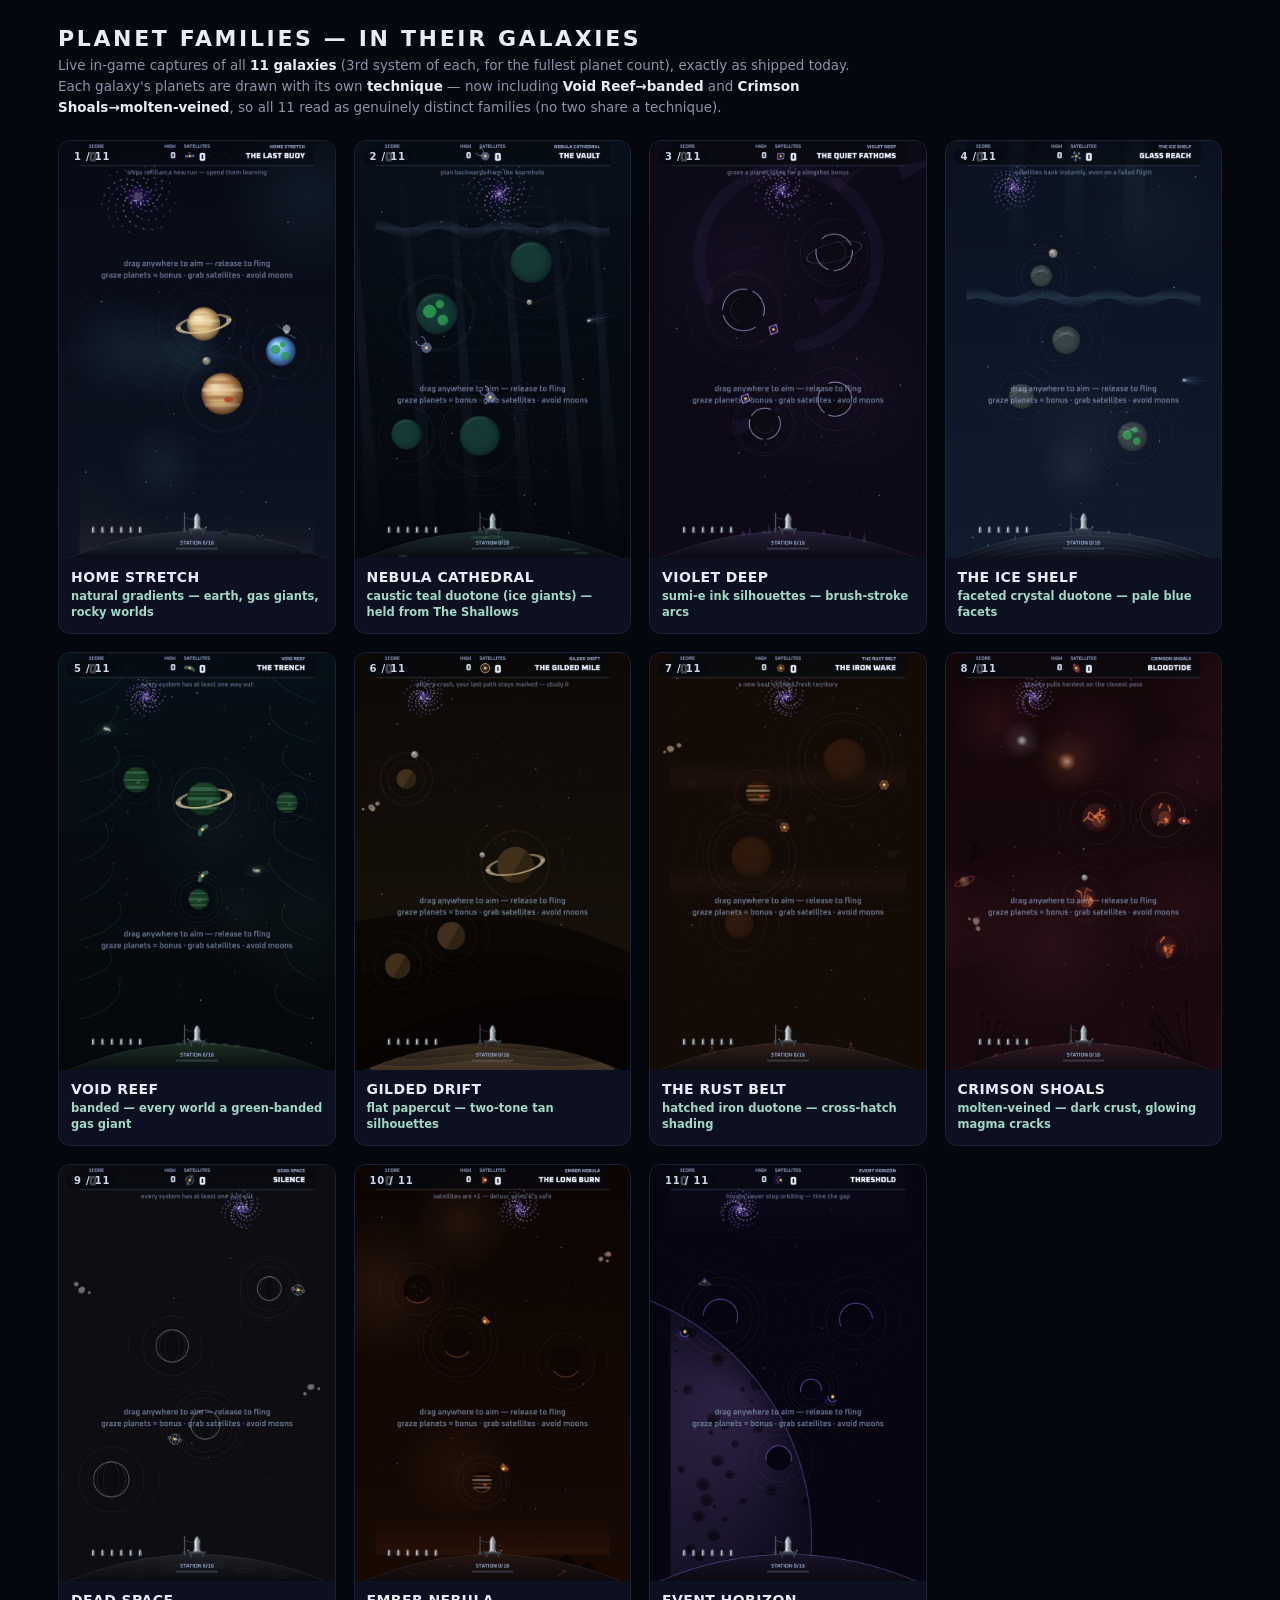
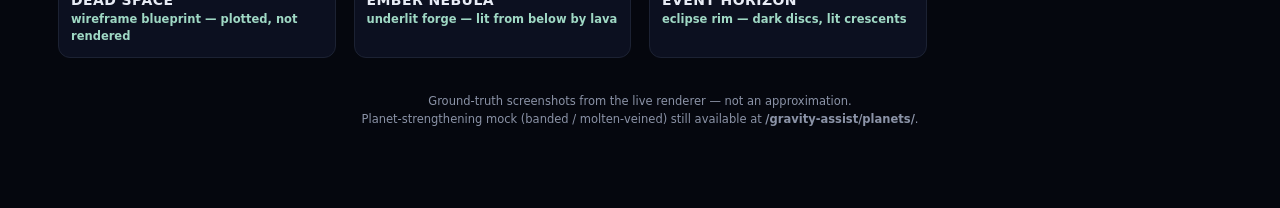
<file: gravity-assist/families/index.html>
<!doctype html>
<html lang="en">
<head>
<meta charset="utf-8">
<meta name="viewport" content="width=device-width, initial-scale=1, viewport-fit=cover">
<title>Gravity Assist &mdash; Planet Families in Their Galaxies</title>
<style>
  :root{ --ink:#e8ecf5; --dim:#8b93a7; --line:#1c2233; --panel:#0c1020; --gold:#ffd166; }
  *{ box-sizing:border-box; }
  html,body{ margin:0; background:#05070e; color:var(--ink); font-family:-apple-system,BlinkMacSystemFont,"Segoe UI",Roboto,system-ui,sans-serif; -webkit-text-size-adjust:100%; }
  .wrap{ max-width:1200px; margin:0 auto; padding:26px 18px 80px; }
  h1{ font-size:22px; letter-spacing:.12em; margin:0 0 4px; font-weight:800; }
  .sub{ color:var(--dim); font-size:13.5px; line-height:1.55; margin:0 0 22px; max-width:820px; }
  .sub b{ color:var(--ink); }
  .grid{ display:grid; grid-template-columns:repeat(auto-fill,minmax(230px,1fr)); gap:18px; }
  .card{ background:var(--panel); border:1px solid var(--line); border-radius:12px; overflow:hidden; }
  .shot{ position:relative; }
  .shot img{ display:block; width:100%; height:auto; }
  .idx{ position:absolute; top:8px; left:8px; font-size:10px; font-weight:800; letter-spacing:.08em;
    background:rgba(6,9,16,.72); color:#cdd7ea; padding:2px 7px; border-radius:6px; }
  .hdr{ padding:11px 12px 13px; }
  .name{ font-size:14px; font-weight:800; letter-spacing:.03em; }
  .fam{ font-size:11.5px; color:var(--dim); margin-top:3px; line-height:1.4; }
  .fam b{ color:#9fd8c4; font-weight:600; }
  footer{ margin-top:34px; color:var(--dim); font-size:11.5px; text-align:center; line-height:1.6; }
</style>
</head>
<body>
<div class="wrap">
  <h1>PLANET FAMILIES &mdash; IN THEIR GALAXIES</h1>
  <p class="sub">Live in-game captures of all <b>11 galaxies</b> (3rd system of each, for the fullest planet count), exactly as shipped today. Each galaxy's planets are drawn with its own <b>technique</b> &mdash; now including <b>Void Reef&rarr;banded</b> and <b>Crimson Shoals&rarr;molten-veined</b>, so all 11 read as genuinely distinct families (no two share a technique).</p>
  <div class="grid" id="grid"></div>
  <footer>Ground-truth screenshots from the live renderer &mdash; not an approximation.<br>Planet-strengthening mock (banded / molten-veined) still available at <b>/gravity-assist/planets/</b>.</footer>
</div>
<script>
var GAL=[
  ['01-home','HOME STRETCH','natural gradients — earth, gas giants, rocky worlds'],
  ['02-cathedral','NEBULA CATHEDRAL','caustic teal duotone (ice giants) — held from The Shallows'],
  ['03-violet','VIOLET DEEP','sumi-e ink silhouettes — brush-stroke arcs'],
  ['04-ice','THE ICE SHELF','faceted crystal duotone — pale blue facets'],
  ['05-reef','VOID REEF','banded — every world a green-banded gas giant'],
  ['06-gilded','GILDED DRIFT','flat papercut — two-tone tan silhouettes'],
  ['07-rust','THE RUST BELT','hatched iron duotone — cross-hatch shading'],
  ['08-crimson','CRIMSON SHOALS','molten-veined — dark crust, glowing magma cracks'],
  ['09-dead','DEAD SPACE','wireframe blueprint — plotted, not rendered'],
  ['10-ember','EMBER NEBULA','underlit forge — lit from below by lava'],
  ['11-event','EVENT HORIZON','eclipse rim — dark discs, lit crescents']
];
var grid=document.getElementById('grid');
for(var i=0;i<GAL.length;i++){ var g=GAL[i];
  var card=document.createElement('article'); card.className='card';
  card.innerHTML='<div class="shot"><span class="idx">'+(i+1)+' / 11</span><img loading="lazy" src="./img/'+g[0]+'.jpeg" alt="'+g[1]+'"></div>'+
    '<div class="hdr"><div class="name">'+g[1]+'</div><div class="fam"><b>'+g[2]+'</b></div></div>';
  grid.appendChild(card);
}
</script>
</body>
</html>
</file>
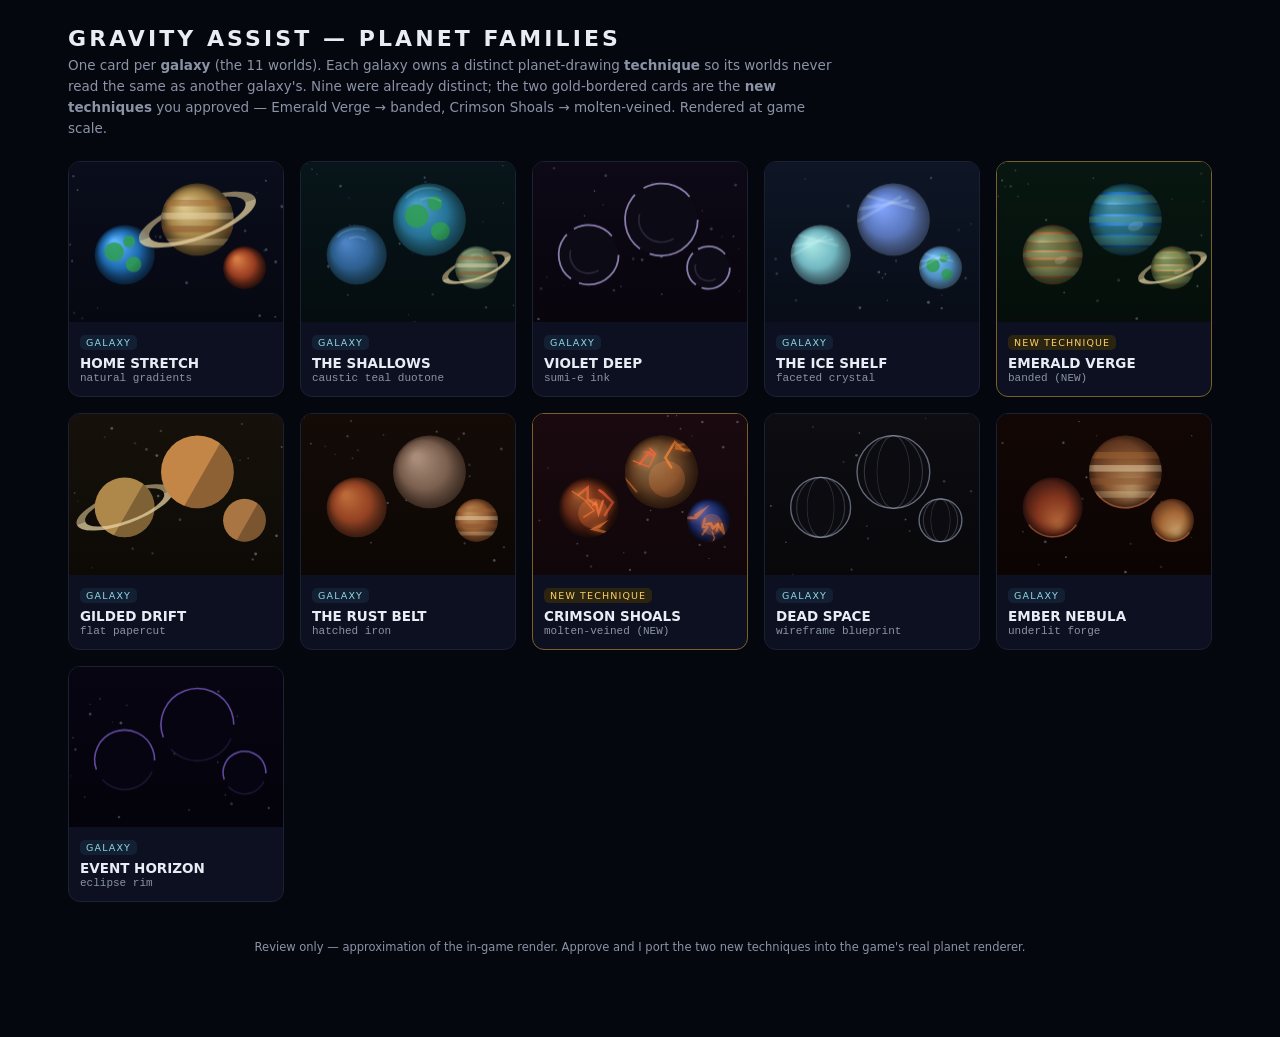
<file: gravity-assist/planets/index.html>
<!doctype html>
<html lang="en">
<head>
<meta charset="utf-8">
<meta name="viewport" content="width=device-width, initial-scale=1, viewport-fit=cover">
<title>Gravity Assist &mdash; Planet Families</title>
<style>
  :root{ --ink:#e8ecf5; --dim:#8b93a7; --line:#1c2233; --panel:#0c1020; --gold:#ffd166; }
  *{ box-sizing:border-box; }
  html,body{ margin:0; background:#05070e; color:var(--ink); font-family:-apple-system,BlinkMacSystemFont,"Segoe UI",Roboto,system-ui,sans-serif; -webkit-text-size-adjust:100%; }
  .wrap{ max-width:1180px; margin:0 auto; padding:26px 18px 80px; }
  h1{ font-size:22px; letter-spacing:.14em; margin:0 0 4px; font-weight:800; }
  .sub{ color:var(--dim); font-size:13.5px; line-height:1.55; margin:0 0 22px; max-width:780px; }
  .grid{ display:grid; grid-template-columns:repeat(auto-fill,minmax(200px,1fr)); gap:16px; }
  .card{ background:var(--panel); border:1px solid var(--line); border-radius:12px; overflow:hidden; }
  .card.spot{ border-color:#7a5f2b; }
  .card canvas{ display:block; width:100%; aspect-ratio:4/3; background:#05070e; }
  .hdr{ padding:9px 11px 12px; }
  .tag{ display:inline-block; font-size:9.5px; letter-spacing:.12em; padding:2px 6px; border-radius:5px; background:#132033; color:#8fd8e6; margin-bottom:5px; }
  .tag.new{ background:#2a2410; color:var(--gold); }
  .name{ font-size:13.5px; font-weight:700; }
  .tech{ font-size:11px; color:var(--dim); font-family:ui-monospace,SFMono-Regular,Menlo,monospace; margin-top:1px; }
  footer{ margin-top:38px; color:var(--dim); font-size:11.5px; text-align:center; }
</style>
</head>
<body>
<div class="wrap">
  <h1>GRAVITY ASSIST &mdash; PLANET FAMILIES</h1>
  <p class="sub">One card per <b>galaxy</b> (the 11 worlds). Each galaxy owns a distinct planet-drawing <b>technique</b> so its worlds never read the same as another galaxy's. Nine were already distinct; the two gold-bordered cards are the <b>new techniques</b> you approved &mdash; Emerald Verge &rarr; banded, Crimson Shoals &rarr; molten-veined. Rendered at game scale.</p>
  <div class="grid" id="grid"></div>
  <footer>Review only &mdash; approximation of the in-game render. Approve and I port the two new techniques into the game's real planet renderer.</footer>
</div>
<script>
'use strict';
var TAU=Math.PI*2;
function mulberry32(a){return function(){a|=0;a=(a+0x6D2B79F5)|0;var t=Math.imul(a^a>>>15,1|a);t=(t+Math.imul(t^t>>>7,61|t))^t;return((t^t>>>14)>>>0)/4294967296;};}
function lerp(a,b,t){return a+(b-a)*t;}
function hx(c){c=c.replace('#','');return[parseInt(c.slice(0,2),16),parseInt(c.slice(2,4),16),parseInt(c.slice(4,6),16)];}
function mix(c1,c2,t){var a=hx(c1),b=hx(c2);return'#'+a.map(function(v,i){return Math.round(lerp(v,b[i],t)).toString(16).padStart(2,'0');}).join('');}
var PC={ mercury:['#b8aea6','#77706a','#3f3b38'], venus:['#f1c27d','#c88442','#6d3b1e'], earth:['#5eb3ff','#216fb5','#0e2e52'], mars:['#d47a42','#9b3f22','#3a1710'], jupiter:['#d7b078','#a06b3d','#5d351d'], saturn:['#d8c488','#a8874a','#5b4728'], uranus:['#9ee6dc','#55a9b0','#1d4b59'], neptune:['#6585ff','#3049a8','#121d4f'] };
var ctx=null;

function ring(p,front){ctx.save();ctx.translate(p.x,p.y);ctx.rotate(-.35);ctx.scale(1,.32);ctx.strokeStyle=front?'rgba(230,210,160,.75)':'rgba(217,195,145,.6)';ctx.lineWidth=p.r*.3;ctx.beginPath();ctx.arc(0,0,p.r*1.55,front?0:Math.PI,front?Math.PI:TAU);ctx.stroke();ctx.restore();}
function sphere(p,cols,pm){
  var g=(pm&&pm.mode==='underlit')?ctx.createRadialGradient(p.x+p.r*.2,p.y+p.r*.55,p.r*.1,p.x,p.y,p.r):ctx.createRadialGradient(p.x-p.r*.35,p.y-p.r*.4,p.r*.1,p.x,p.y,p.r);
  g.addColorStop(0,cols[0]);g.addColorStop(.55,cols[1]);g.addColorStop(1,cols[2]);ctx.fillStyle=g;ctx.beginPath();ctx.arc(p.x,p.y,p.r,0,TAU);ctx.fill();
}
function shade(p){var sh=ctx.createRadialGradient(p.x-p.r*.45,p.y-p.r*.5,p.r*.1,p.x,p.y,p.r*1.02);sh.addColorStop(.62,'rgba(0,0,0,0)');sh.addColorStop(1,'rgba(0,0,0,.34)');ctx.fillStyle=sh;ctx.beginPath();ctx.arc(p.x,p.y,p.r,0,TAU);ctx.fill();}

function planet(p,pm,t){
  var cols=PC[p.type]||PC.earth;
  if(pm&&pm.mode==='duotone')cols=cols.map(function(c){return mix(c,pm.hex,pm.k);});
  if(pm&&pm.mode==='underlit')cols=cols.map(function(c){return mix(c,'#3a1610',.25);});
  ctx.save();
  // ----- stylized silhouettes -----
  if(pm&&pm.mode==='ink'){ ctx.fillStyle='#0c0a14';ctx.beginPath();ctx.arc(p.x,p.y,p.r,0,TAU);ctx.fill();ctx.strokeStyle='rgba(205,190,255,.65)';ctx.lineWidth=1.8;[[0,1.9],[2.2,3.9],[4.2,5.6]].forEach(function(a){ctx.beginPath();ctx.arc(p.x,p.y,p.r,a[0],a[1]);ctx.stroke();});ctx.strokeStyle='rgba(205,190,255,.15)';ctx.beginPath();ctx.arc(p.x,p.y,p.r*.62,1,3.4);ctx.stroke();ctx.restore();return; }
  if(pm&&pm.mode==='wire'){ ctx.fillStyle='#0b0b10';ctx.beginPath();ctx.arc(p.x,p.y,p.r,0,TAU);ctx.fill();ctx.strokeStyle='rgba(170,180,205,.55)';ctx.lineWidth=1.4;ctx.beginPath();ctx.arc(p.x,p.y,p.r,0,TAU);ctx.stroke();ctx.strokeStyle='rgba(170,180,205,.25)';[.45,.8].forEach(function(xs){ctx.save();ctx.translate(p.x,p.y);ctx.scale(xs,1);ctx.beginPath();ctx.arc(0,0,p.r,0,TAU);ctx.stroke();ctx.restore();});ctx.restore();return; }
  if(pm&&pm.mode==='eclipse'){ ctx.fillStyle='#060410';ctx.beginPath();ctx.arc(p.x,p.y,p.r,0,TAU);ctx.fill();var d=Math.atan2(-160-p.y,p.x-p.x-40);ctx.strokeStyle='rgba(160,120,255,.6)';ctx.lineWidth=1.6;ctx.beginPath();ctx.arc(p.x,p.y,p.r,d-1.75,d+1.75);ctx.stroke();ctx.strokeStyle='rgba(160,120,255,.15)';ctx.beginPath();ctx.arc(p.x,p.y,p.r,d+Math.PI-1,d+Math.PI+1);ctx.stroke();ctx.restore();return; }
  if(pm&&pm.mode==='flat2'){ if(p.type==='saturn')ring(p,false);ctx.fillStyle=mix(cols[1],pm.tint||'#b98a4e',.35);ctx.beginPath();ctx.arc(p.x,p.y,p.r,0,TAU);ctx.fill();ctx.save();ctx.beginPath();ctx.arc(p.x,p.y,p.r,0,TAU);ctx.clip();ctx.translate(p.x,p.y);ctx.rotate(.52);ctx.fillStyle='rgba(0,0,0,.28)';ctx.fillRect(p.r*.15,-p.r*1.2,p.r*1.2,p.r*2.4);ctx.restore();if(p.type==='saturn')ring(p,true);ctx.restore();return; }
  // ----- gradient-sphere family (natural + duotone + the two NEW techniques) -----
  if(p.type==='saturn')ring(p,false);
  sphere(p,cols,pm);
  ctx.save();ctx.beginPath();ctx.arc(p.x,p.y,p.r,0,TAU);ctx.clip();
  if(pm&&pm.mode==='banded'){                       // NEW (Emerald): crisp horizontal bands
    var bands=7;
    for(var i=0;i<bands;i++){ var yy=p.y-p.r+ (i+.5)*(p.r*2/bands); var hh=p.r*2/bands*(.62+((i*7)%3)*.16);
      ctx.fillStyle=(i%2? mix(pm.hex,'#ffffff',.14) : mix(pm.hex,'#000000',.28));
      ctx.globalAlpha=.5; ctx.fillRect(p.x-p.r, yy-hh/2, p.r*2, hh); }
    ctx.globalAlpha=1;
    // a faint swirl storm
    ctx.fillStyle='rgba(255,255,255,.14)';ctx.beginPath();ctx.ellipse(p.x+p.r*.28,p.y+p.r*.18,p.r*.22,p.r*.12,-.3,0,TAU);ctx.fill();
  } else if(pm&&pm.mode==='veined'){                // NEW (Crimson): molten cracks glowing
    ctx.fillStyle='rgba(0,0,0,.34)';ctx.fillRect(p.x-p.r,p.y-p.r,p.r*2,p.r*2);  // darken crust
    var rng=mulberry32((p.type.charCodeAt(0)*131+Math.round(p.x))>>>0);
    ctx.lineCap='round';
    for(var v=0;v<5;v++){ var ax=p.x+(rng()-.5)*p.r*1.4, ay=p.y+(rng()-.5)*p.r*1.4;
      ctx.strokeStyle='rgba(255,'+(90+rng()*60|0)+',60,'+(.5+rng()*.3).toFixed(2)+')';
      ctx.shadowColor='rgba(255,120,50,.9)';ctx.shadowBlur=6;ctx.lineWidth=1.4+rng()*1.4;
      ctx.beginPath();ctx.moveTo(ax,ay);
      for(var k=0;k<3;k++){ ax+=(rng()-.5)*p.r*.9; ay+=(rng()-.5)*p.r*.9; ctx.lineTo(ax,ay); }
      ctx.stroke();
    }
    ctx.shadowBlur=0;
    ctx.fillStyle='rgba(255,140,70,.25)';ctx.beginPath();ctx.arc(p.x+p.r*.15,p.y+p.r*.2,p.r*.5,0,TAU);ctx.fill();
  } else {                                           // natural / duotone detail
    if(p.type==='jupiter'||p.type==='saturn'){ for(var i=0;i<4;i++){ ctx.fillStyle=['rgba(160,100,50,.5)','rgba(240,220,180,.45)','rgba(140,85,45,.5)','rgba(230,200,150,.4)'][i]; ctx.fillRect(p.x-p.r,p.y+(-.55+i*.36)*p.r,p.r*2,p.r*.18); } }
    else if(p.type==='earth'){ ctx.fillStyle='rgba(47,158,82,.85)';[[-.35,-.1,.32],[.3,.32,.26],[.15,-.45,.2]].forEach(function(q){ctx.beginPath();ctx.arc(p.x+q[0]*p.r,p.y+q[1]*p.r,q[2]*p.r,0,TAU);ctx.fill();});}
    if(pm&&pm.caustic){ ctx.strokeStyle='rgba(200,245,240,.16)';ctx.lineWidth=2;ctx.beginPath();ctx.arc(p.x,p.y,p.r*.88,-2.4,-1.2);ctx.stroke();ctx.beginPath();ctx.arc(p.x,p.y,p.r*.6,-2.0,-1.0);ctx.stroke(); }
    if(pm&&pm.facets){ ctx.strokeStyle='rgba(230,250,255,.16)';ctx.lineWidth=p.r*.09;[-.52,-.17,.26].forEach(function(a){ctx.save();ctx.translate(p.x,p.y);ctx.rotate(a);ctx.beginPath();ctx.moveTo(-p.r*.9,-p.r*.45);ctx.lineTo(p.r*.5,-p.r*.45);ctx.stroke();ctx.restore();});}
    if(pm&&pm.hatch){ ctx.rotate(Math.PI/4);ctx.strokeStyle='rgba(0,0,0,.22)';for(var d=-p.r;d<=p.r;d+=5){ctx.beginPath();ctx.moveTo(p.x-p.r*1.2,d+p.y);ctx.lineTo(p.x+p.r*1.2,d+p.y);ctx.stroke();} }
  }
  ctx.restore();
  shade(p);
  if(pm&&pm.mode==='underlit'){ ctx.strokeStyle='rgba(255,140,80,.4)';ctx.lineWidth=1.6;ctx.beginPath();ctx.arc(p.x,p.y,p.r-.5,Math.PI*.2,Math.PI*.8);ctx.stroke(); }
  if(p.type==='saturn')ring(p,true);
  ctx.restore();
}

// galaxy -> {bg, planetMode, types[3], technique label}
var GAL=[
  {name:'HOME STRETCH',   bg:'#0a0e1c', pm:null, types:['earth','saturn','mars'], tech:'natural gradients'},
  {name:'THE SHALLOWS',   bg:'#08151a', pm:{mode:'duotone',hex:'#2e7f7a',k:.45,caustic:true}, types:['neptune','earth','saturn'], tech:'caustic teal duotone'},
  {name:'VIOLET DEEP',    bg:'#0d0916', pm:{mode:'ink'}, types:['neptune','saturn','jupiter'], tech:'sumi-e ink'},
  {name:'THE ICE SHELF',  bg:'#0e1626', pm:{mode:'duotone',hex:'#bfe4f2',k:.30,facets:true}, types:['uranus','neptune','earth'], tech:'faceted crystal'},
  {name:'EMERALD VERGE',  bg:'#081711', pm:{mode:'banded',hex:'#2f7a4a'}, types:['jupiter','earth','saturn'], tech:'banded (NEW)', neu:true},
  {name:'GILDED DRIFT',   bg:'#16110a', pm:{mode:'flat2',tint:'#b98a4e'}, types:['saturn','venus','jupiter'], tech:'flat papercut'},
  {name:'THE RUST BELT',  bg:'#140b07', pm:{mode:'duotone',hex:'#8a4a26',k:.35,hatch:true}, types:['mars','mercury','jupiter'], tech:'hatched iron'},
  {name:'CRIMSON SHOALS', bg:'#1a0a10', pm:{mode:'veined',hex:'#c14a5e'}, types:['mars','jupiter','neptune'], tech:'molten-veined (NEW)', neu:true},
  {name:'DEAD SPACE',     bg:'#0d0d12', pm:{mode:'wire'}, types:['mercury','mars','jupiter'], tech:'wireframe blueprint'},
  {name:'EMBER NEBULA',   bg:'#120705', pm:{mode:'underlit'}, types:['mars','jupiter','venus'], tech:'underlit forge'},
  {name:'EVENT HORIZON',  bg:'#070512', pm:{mode:'eclipse'}, types:['neptune','uranus','jupiter'], tech:'eclipse rim'}
];

function fit(c){var d=Math.min(devicePixelRatio||1,2.5),w=c.clientWidth||200,h=Math.round(w*3/4);c.width=Math.round(w*d);c.height=Math.round(h*d);return{ctx:c.getContext('2d'),w:w,h:h,d:d};}
function drawCard(c,g,t){
  var f=fit(c);ctx=f.ctx;ctx.setTransform(f.d,0,0,f.d,0,0);
  var bgg=ctx.createLinearGradient(0,0,0,f.h);bgg.addColorStop(0,g.bg);bgg.addColorStop(1,mix(g.bg,'#000000',.4));ctx.fillStyle=bgg;ctx.fillRect(0,0,f.w,f.h);
  // faint stars
  var rng=mulberry32(GAL.indexOf(g)*911+7);ctx.fillStyle='#cfe0ff';for(var i=0;i<26;i++){ctx.globalAlpha=.1+rng()*.25;ctx.beginPath();ctx.arc(rng()*f.w,rng()*f.h,.6+rng()*.9,0,TAU);ctx.fill();}ctx.globalAlpha=1;
  // three planets of this galaxy's family
  var xs=[f.w*.26,f.w*.6,f.w*.82], ys=[f.h*.58,f.h*.36,f.h*.66], rs=[f.w*.14,f.w*.17,f.w*.10];
  for(var i=0;i<3;i++){ planet({x:xs[i],y:ys[i],r:rs[i],type:g.types[i]}, g.pm, t); }
}
var cards=[];
function build(){ var grid=document.getElementById('grid');
  for(var i=0;i<GAL.length;i++){ var g=GAL[i]; var card=document.createElement('article'); card.className='card'+(g.neu?' spot':'');
    card.innerHTML='<canvas></canvas><div class="hdr"><span class="tag'+(g.neu?' new':'')+'">'+(g.neu?'NEW TECHNIQUE':'GALAXY')+'</span><div class="name">'+g.name+'</div><div class="tech">'+g.tech+'</div></div>';
    (function(cv,gg){ cards.push(function(t){ drawCard(cv,gg,t); }); })(card.querySelector('canvas'),g);
    grid.appendChild(card);
  }
}
function loop(){var t=performance.now()/1000;for(var i=0;i<cards.length;i++)cards[i](t);requestAnimationFrame(loop);}
addEventListener('resize',function(){document.querySelectorAll('canvas').forEach(function(c){c.width=0;});});
build();requestAnimationFrame(loop);
</script>
</body>
</html>
</file>
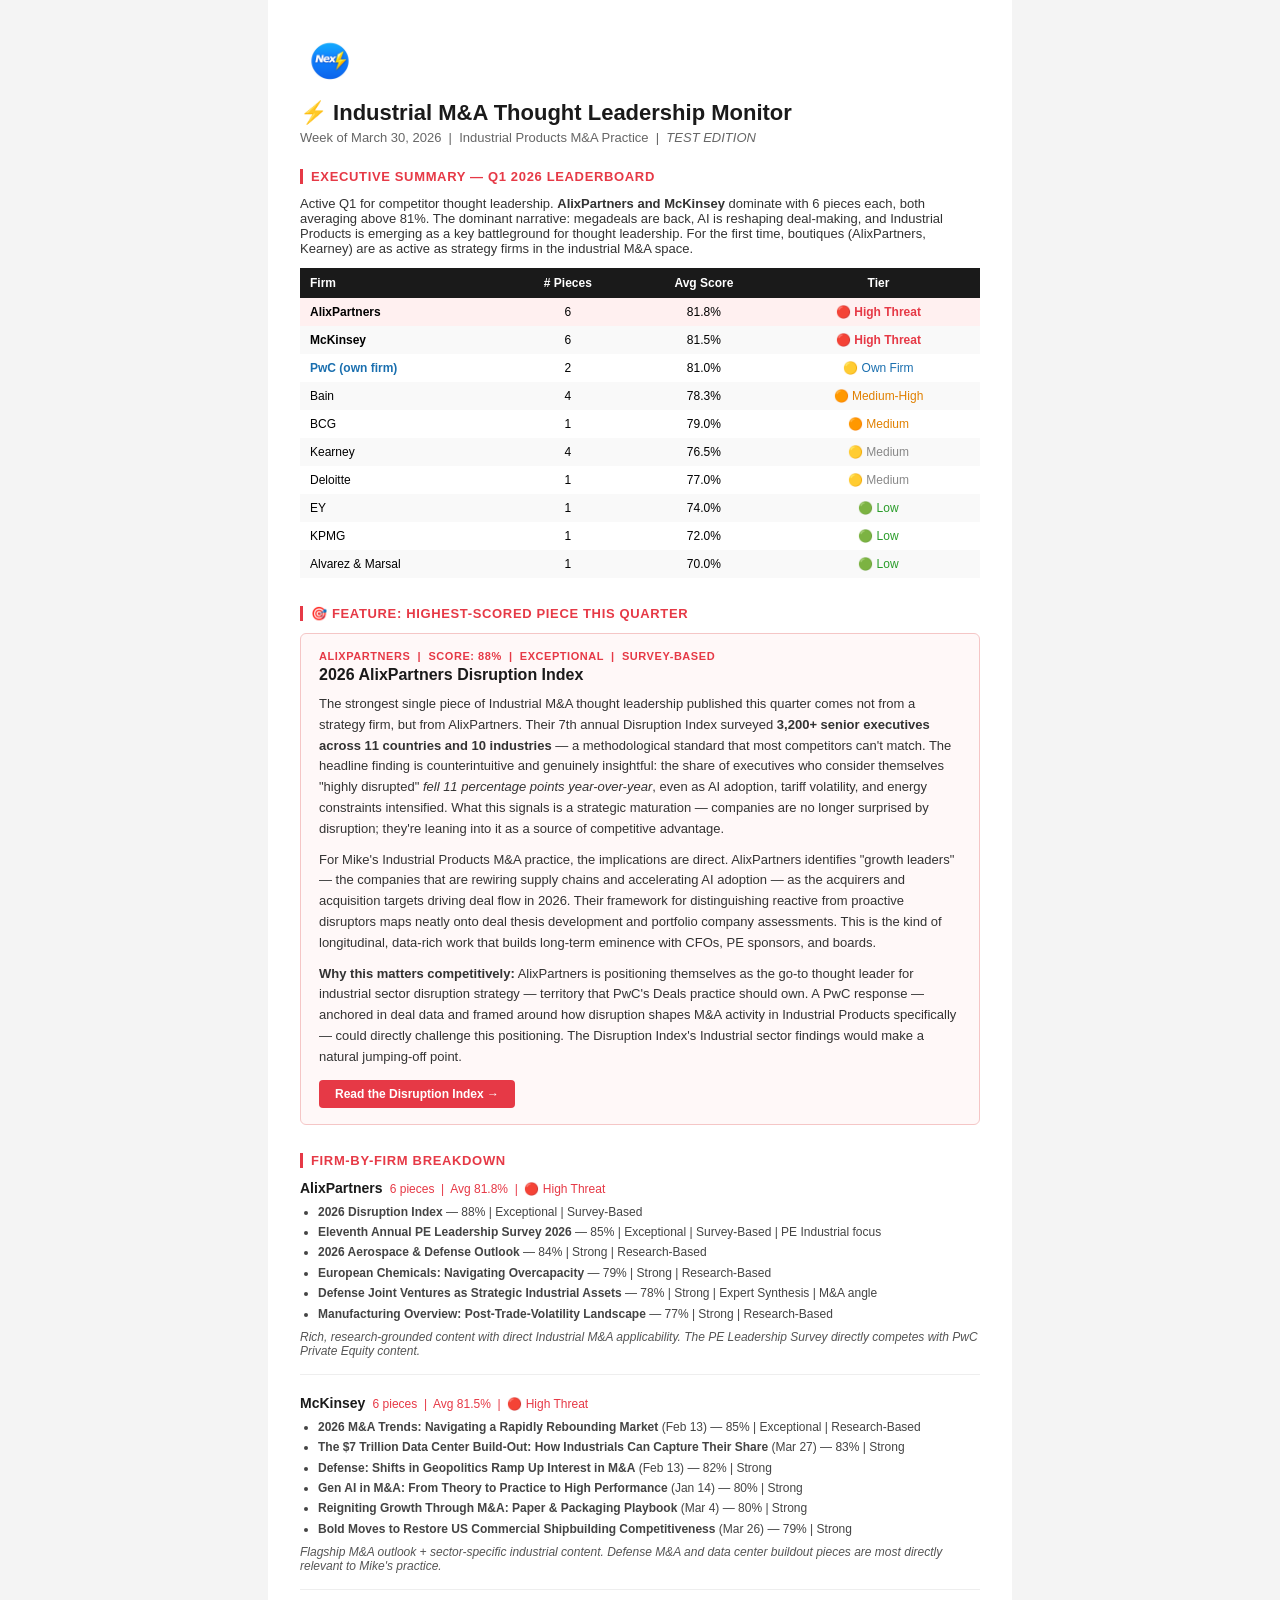
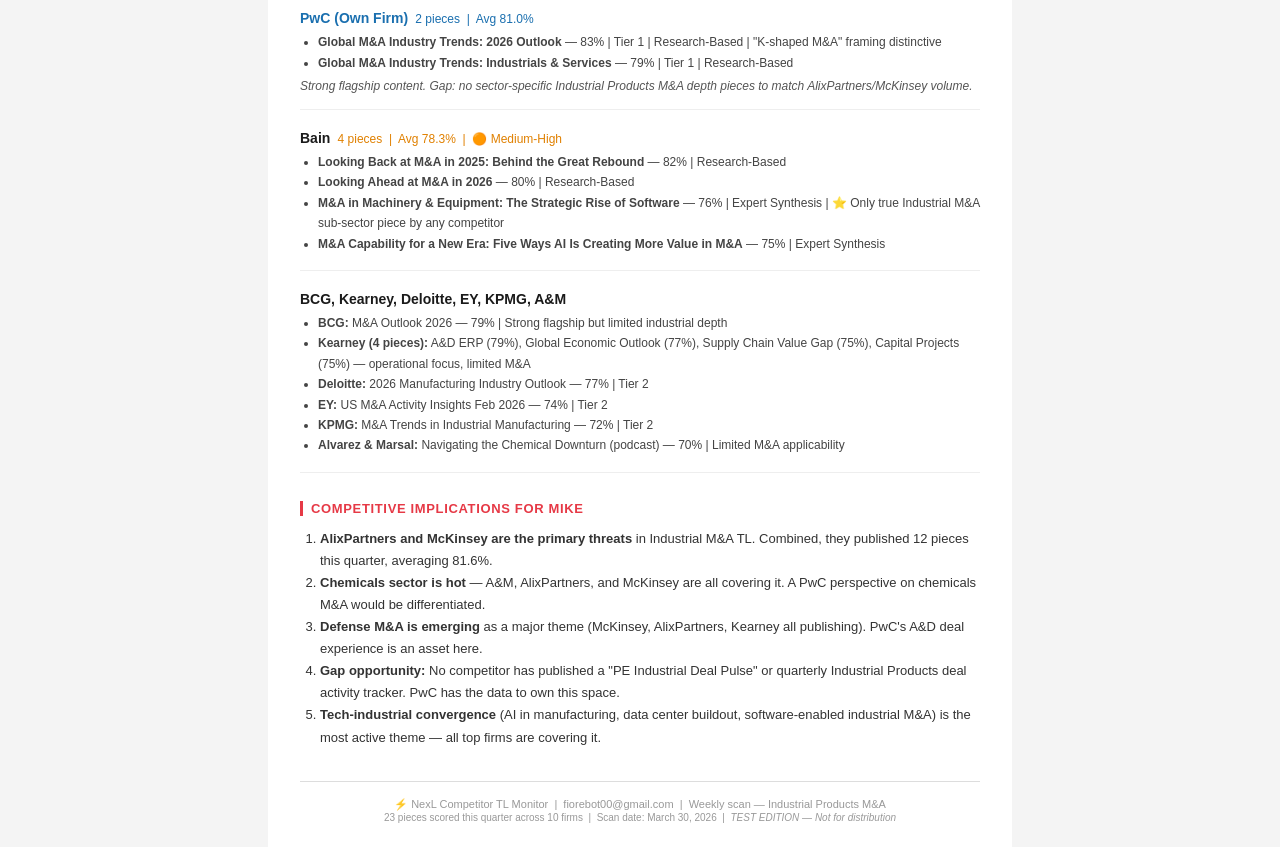
<file: tl/2026-03-30.html>
<!DOCTYPE html>
<html lang="en">
<head>
<meta charset="UTF-8">
<meta name="viewport" content="width=device-width, initial-scale=1.0">
<title>⚡ Competitor TL Monitor — Week of March 30, 2026</title>
</head>
<body style="margin:0;padding:0;background:#f4f4f4;font-family:Arial,sans-serif;">
<div style="max-width:680px;margin:0 auto;background:#ffffff;padding:32px 32px 24px 32px;">

  <!-- HEADER -->
  <div style="text-align:left;margin-bottom:24px;">
    <img src="[data-uri]" style="width:60px;height:60px;border-radius:50%;margin-bottom:8px;display:block;object-fit:cover;">
    <h1 style="margin:0;font-size:22px;font-weight:bold;color:#1a1a1a;">⚡ Industrial M&amp;A Thought Leadership Monitor</h1>
    <p style="margin:4px 0 0 0;font-size:13px;color:#666;">Week of March 30, 2026 &nbsp;|&nbsp; Industrial Products M&amp;A Practice &nbsp;|&nbsp; <em>TEST EDITION</em></p>
  </div>

  <!-- EXECUTIVE SUMMARY -->
  <h2 style="font-size:13px;font-weight:bold;color:#e63946;text-transform:uppercase;border-left:3px solid #e63946;padding-left:8px;margin:24px 0 12px 0;letter-spacing:0.05em;">Executive Summary — Q1 2026 Leaderboard</h2>
  <p style="font-size:13px;color:#333;margin:0 0 12px 0;">
    Active Q1 for competitor thought leadership. <strong>AlixPartners and McKinsey</strong> dominate with 6 pieces each, both averaging above 81%. The dominant narrative: megadeals are back, AI is reshaping deal-making, and Industrial Products is emerging as a key battleground for thought leadership. For the first time, boutiques (AlixPartners, Kearney) are as active as strategy firms in the industrial M&amp;A space.
  </p>

  <table style="width:100%;border-collapse:collapse;font-size:12px;margin-bottom:20px;">
    <thead>
      <tr style="background:#1a1a1a;color:#ffffff;">
        <th style="padding:8px 10px;text-align:left;">Firm</th>
        <th style="padding:8px 10px;text-align:center;"># Pieces</th>
        <th style="padding:8px 10px;text-align:center;">Avg Score</th>
        <th style="padding:8px 10px;text-align:center;">Tier</th>
      </tr>
    </thead>
    <tbody>
      <tr style="background:#fff0f0;">
        <td style="padding:7px 10px;font-weight:bold;">AlixPartners</td>
        <td style="padding:7px 10px;text-align:center;">6</td>
        <td style="padding:7px 10px;text-align:center;">81.8%</td>
        <td style="padding:7px 10px;text-align:center;color:#e63946;font-weight:bold;">🔴 High Threat</td>
      </tr>
      <tr style="background:#f9f9f9;">
        <td style="padding:7px 10px;font-weight:bold;">McKinsey</td>
        <td style="padding:7px 10px;text-align:center;">6</td>
        <td style="padding:7px 10px;text-align:center;">81.5%</td>
        <td style="padding:7px 10px;text-align:center;color:#e63946;font-weight:bold;">🔴 High Threat</td>
      </tr>
      <tr>
        <td style="padding:7px 10px;font-weight:bold;color:#1a6faf;">PwC (own firm)</td>
        <td style="padding:7px 10px;text-align:center;">2</td>
        <td style="padding:7px 10px;text-align:center;">81.0%</td>
        <td style="padding:7px 10px;text-align:center;color:#1a6faf;">🟡 Own Firm</td>
      </tr>
      <tr style="background:#f9f9f9;">
        <td style="padding:7px 10px;">Bain</td>
        <td style="padding:7px 10px;text-align:center;">4</td>
        <td style="padding:7px 10px;text-align:center;">78.3%</td>
        <td style="padding:7px 10px;text-align:center;color:#e08000;">🟠 Medium-High</td>
      </tr>
      <tr>
        <td style="padding:7px 10px;">BCG</td>
        <td style="padding:7px 10px;text-align:center;">1</td>
        <td style="padding:7px 10px;text-align:center;">79.0%</td>
        <td style="padding:7px 10px;text-align:center;color:#e08000;">🟠 Medium</td>
      </tr>
      <tr style="background:#f9f9f9;">
        <td style="padding:7px 10px;">Kearney</td>
        <td style="padding:7px 10px;text-align:center;">4</td>
        <td style="padding:7px 10px;text-align:center;">76.5%</td>
        <td style="padding:7px 10px;text-align:center;color:#888;">🟡 Medium</td>
      </tr>
      <tr>
        <td style="padding:7px 10px;">Deloitte</td>
        <td style="padding:7px 10px;text-align:center;">1</td>
        <td style="padding:7px 10px;text-align:center;">77.0%</td>
        <td style="padding:7px 10px;text-align:center;color:#888;">🟡 Medium</td>
      </tr>
      <tr style="background:#f9f9f9;">
        <td style="padding:7px 10px;">EY</td>
        <td style="padding:7px 10px;text-align:center;">1</td>
        <td style="padding:7px 10px;text-align:center;">74.0%</td>
        <td style="padding:7px 10px;text-align:center;color:#2a9d2a;">🟢 Low</td>
      </tr>
      <tr>
        <td style="padding:7px 10px;">KPMG</td>
        <td style="padding:7px 10px;text-align:center;">1</td>
        <td style="padding:7px 10px;text-align:center;">72.0%</td>
        <td style="padding:7px 10px;text-align:center;color:#2a9d2a;">🟢 Low</td>
      </tr>
      <tr style="background:#f9f9f9;">
        <td style="padding:7px 10px;">Alvarez &amp; Marsal</td>
        <td style="padding:7px 10px;text-align:center;">1</td>
        <td style="padding:7px 10px;text-align:center;">70.0%</td>
        <td style="padding:7px 10px;text-align:center;color:#2a9d2a;">🟢 Low</td>
      </tr>
    </tbody>
  </table>

  <!-- FEATURE PIECE -->
  <h2 style="font-size:13px;font-weight:bold;color:#e63946;text-transform:uppercase;border-left:3px solid #e63946;padding-left:8px;margin:28px 0 12px 0;letter-spacing:0.05em;">🎯 Feature: Highest-Scored Piece This Quarter</h2>

  <div style="background:#fff8f8;border:1px solid #f5c6c6;border-radius:6px;padding:16px 18px;margin-bottom:20px;">
    <p style="margin:0 0 4px 0;font-size:11px;color:#e63946;font-weight:bold;text-transform:uppercase;letter-spacing:0.05em;">AlixPartners &nbsp;|&nbsp; Score: 88% &nbsp;|&nbsp; Exceptional &nbsp;|&nbsp; Survey-Based</p>
    <h3 style="margin:0 0 10px 0;font-size:16px;color:#1a1a1a;">
      <a href="https://www.alixpartners.com/disruption-index/" style="color:#1a1a1a;text-decoration:none;">2026 AlixPartners Disruption Index</a>
    </h3>

    <p style="font-size:13px;color:#333;line-height:1.6;margin:0 0 10px 0;">
      The strongest single piece of Industrial M&amp;A thought leadership published this quarter comes not from a strategy firm, but from AlixPartners. Their 7th annual Disruption Index surveyed <strong>3,200+ senior executives across 11 countries and 10 industries</strong> — a methodological standard that most competitors can't match. The headline finding is counterintuitive and genuinely insightful: the share of executives who consider themselves "highly disrupted" <em>fell 11 percentage points year-over-year</em>, even as AI adoption, tariff volatility, and energy constraints intensified. What this signals is a strategic maturation — companies are no longer surprised by disruption; they're leaning into it as a source of competitive advantage.
    </p>
    <p style="font-size:13px;color:#333;line-height:1.6;margin:0 0 10px 0;">
      For Mike's Industrial Products M&amp;A practice, the implications are direct. AlixPartners identifies "growth leaders" — the companies that are rewiring supply chains and accelerating AI adoption — as the acquirers and acquisition targets driving deal flow in 2026. Their framework for distinguishing reactive from proactive disruptors maps neatly onto deal thesis development and portfolio company assessments. This is the kind of longitudinal, data-rich work that builds long-term eminence with CFOs, PE sponsors, and boards.
    </p>
    <p style="font-size:13px;color:#333;line-height:1.6;margin:0 0 0 0;">
      <strong>Why this matters competitively:</strong> AlixPartners is positioning themselves as the go-to thought leader for industrial sector disruption strategy — territory that PwC's Deals practice should own. A PwC response — anchored in deal data and framed around how disruption shapes M&amp;A activity in Industrial Products specifically — could directly challenge this positioning. The Disruption Index's Industrial sector findings would make a natural jumping-off point.
    </p>
    <p style="margin:12px 0 0 0;">
      <a href="https://www.alixpartners.com/disruption-index/" style="display:inline-block;background:#e63946;color:#ffffff;text-decoration:none;padding:7px 16px;border-radius:4px;font-size:12px;font-weight:bold;">Read the Disruption Index →</a>
    </p>
  </div>

  <!-- FIRM-BY-FIRM BREAKDOWN -->
  <h2 style="font-size:13px;font-weight:bold;color:#e63946;text-transform:uppercase;border-left:3px solid #e63946;padding-left:8px;margin:28px 0 12px 0;letter-spacing:0.05em;">Firm-by-Firm Breakdown</h2>

  <!-- AlixPartners -->
  <div style="margin-bottom:20px;border-bottom:1px solid #eee;padding-bottom:16px;">
    <p style="margin:0 0 6px 0;font-size:14px;font-weight:bold;color:#1a1a1a;">AlixPartners <span style="font-weight:normal;font-size:12px;color:#e63946;">&nbsp;6 pieces &nbsp;|&nbsp; Avg 81.8% &nbsp;|&nbsp; 🔴 High Threat</span></p>
    <ul style="margin:0;padding-left:18px;font-size:12px;color:#444;line-height:1.7;">
      <li><strong>2026 Disruption Index</strong> — 88% | Exceptional | Survey-Based</li>
      <li><strong>Eleventh Annual PE Leadership Survey 2026</strong> — 85% | Exceptional | Survey-Based | PE Industrial focus</li>
      <li><strong>2026 Aerospace &amp; Defense Outlook</strong> — 84% | Strong | Research-Based</li>
      <li><strong>European Chemicals: Navigating Overcapacity</strong> — 79% | Strong | Research-Based</li>
      <li><strong>Defense Joint Ventures as Strategic Industrial Assets</strong> — 78% | Strong | Expert Synthesis | M&amp;A angle</li>
      <li><strong>Manufacturing Overview: Post-Trade-Volatility Landscape</strong> — 77% | Strong | Research-Based</li>
    </ul>
    <p style="font-size:12px;color:#555;margin:6px 0 0 0;font-style:italic;">Rich, research-grounded content with direct Industrial M&amp;A applicability. The PE Leadership Survey directly competes with PwC Private Equity content.</p>
  </div>

  <!-- McKinsey -->
  <div style="margin-bottom:20px;border-bottom:1px solid #eee;padding-bottom:16px;">
    <p style="margin:0 0 6px 0;font-size:14px;font-weight:bold;color:#1a1a1a;">McKinsey <span style="font-weight:normal;font-size:12px;color:#e63946;">&nbsp;6 pieces &nbsp;|&nbsp; Avg 81.5% &nbsp;|&nbsp; 🔴 High Threat</span></p>
    <ul style="margin:0;padding-left:18px;font-size:12px;color:#444;line-height:1.7;">
      <li><strong>2026 M&amp;A Trends: Navigating a Rapidly Rebounding Market</strong> (Feb 13) — 85% | Exceptional | Research-Based</li>
      <li><strong>The $7 Trillion Data Center Build-Out: How Industrials Can Capture Their Share</strong> (Mar 27) — 83% | Strong</li>
      <li><strong>Defense: Shifts in Geopolitics Ramp Up Interest in M&amp;A</strong> (Feb 13) — 82% | Strong</li>
      <li><strong>Gen AI in M&amp;A: From Theory to Practice to High Performance</strong> (Jan 14) — 80% | Strong</li>
      <li><strong>Reigniting Growth Through M&amp;A: Paper &amp; Packaging Playbook</strong> (Mar 4) — 80% | Strong</li>
      <li><strong>Bold Moves to Restore US Commercial Shipbuilding Competitiveness</strong> (Mar 26) — 79% | Strong</li>
    </ul>
    <p style="font-size:12px;color:#555;margin:6px 0 0 0;font-style:italic;">Flagship M&amp;A outlook + sector-specific industrial content. Defense M&amp;A and data center buildout pieces are most directly relevant to Mike's practice.</p>
  </div>

  <!-- PwC -->
  <div style="margin-bottom:20px;border-bottom:1px solid #eee;padding-bottom:16px;">
    <p style="margin:0 0 6px 0;font-size:14px;font-weight:bold;color:#1a6faf;">PwC (Own Firm) <span style="font-weight:normal;font-size:12px;color:#1a6faf;">&nbsp;2 pieces &nbsp;|&nbsp; Avg 81.0%</span></p>
    <ul style="margin:0;padding-left:18px;font-size:12px;color:#444;line-height:1.7;">
      <li><strong>Global M&amp;A Industry Trends: 2026 Outlook</strong> — 83% | Tier 1 | Research-Based | "K-shaped M&amp;A" framing distinctive</li>
      <li><strong>Global M&amp;A Industry Trends: Industrials &amp; Services</strong> — 79% | Tier 1 | Research-Based</li>
    </ul>
    <p style="font-size:12px;color:#555;margin:6px 0 0 0;font-style:italic;">Strong flagship content. Gap: no sector-specific Industrial Products M&amp;A depth pieces to match AlixPartners/McKinsey volume.</p>
  </div>

  <!-- Bain -->
  <div style="margin-bottom:20px;border-bottom:1px solid #eee;padding-bottom:16px;">
    <p style="margin:0 0 6px 0;font-size:14px;font-weight:bold;color:#1a1a1a;">Bain <span style="font-weight:normal;font-size:12px;color:#e08000;">&nbsp;4 pieces &nbsp;|&nbsp; Avg 78.3% &nbsp;|&nbsp; 🟠 Medium-High</span></p>
    <ul style="margin:0;padding-left:18px;font-size:12px;color:#444;line-height:1.7;">
      <li><strong>Looking Back at M&amp;A in 2025: Behind the Great Rebound</strong> — 82% | Research-Based</li>
      <li><strong>Looking Ahead at M&amp;A in 2026</strong> — 80% | Research-Based</li>
      <li><strong>M&amp;A in Machinery &amp; Equipment: The Strategic Rise of Software</strong> — 76% | Expert Synthesis | ⭐ Only true Industrial M&amp;A sub-sector piece by any competitor</li>
      <li><strong>M&amp;A Capability for a New Era: Five Ways AI Is Creating More Value in M&amp;A</strong> — 75% | Expert Synthesis</li>
    </ul>
  </div>

  <!-- BCG, Kearney, Deloitte, EY, KPMG, A&M -->
  <div style="margin-bottom:20px;border-bottom:1px solid #eee;padding-bottom:16px;">
    <p style="margin:0 0 6px 0;font-size:14px;font-weight:bold;color:#1a1a1a;">BCG, Kearney, Deloitte, EY, KPMG, A&amp;M</p>
    <ul style="margin:0;padding-left:18px;font-size:12px;color:#444;line-height:1.7;">
      <li><strong>BCG:</strong> M&amp;A Outlook 2026 — 79% | Strong flagship but limited industrial depth</li>
      <li><strong>Kearney (4 pieces):</strong> A&amp;D ERP (79%), Global Economic Outlook (77%), Supply Chain Value Gap (75%), Capital Projects (75%) — operational focus, limited M&amp;A</li>
      <li><strong>Deloitte:</strong> 2026 Manufacturing Industry Outlook — 77% | Tier 2</li>
      <li><strong>EY:</strong> US M&amp;A Activity Insights Feb 2026 — 74% | Tier 2</li>
      <li><strong>KPMG:</strong> M&amp;A Trends in Industrial Manufacturing — 72% | Tier 2</li>
      <li><strong>Alvarez &amp; Marsal:</strong> Navigating the Chemical Downturn (podcast) — 70% | Limited M&amp;A applicability</li>
    </ul>
  </div>

  <!-- COMPETITIVE IMPLICATIONS -->
  <h2 style="font-size:13px;font-weight:bold;color:#e63946;text-transform:uppercase;border-left:3px solid #e63946;padding-left:8px;margin:28px 0 12px 0;letter-spacing:0.05em;">Competitive Implications for Mike</h2>
  <ol style="font-size:13px;color:#333;line-height:1.7;padding-left:20px;margin:0 0 20px 0;">
    <li><strong>AlixPartners and McKinsey are the primary threats</strong> in Industrial M&amp;A TL. Combined, they published 12 pieces this quarter, averaging 81.6%.</li>
    <li><strong>Chemicals sector is hot</strong> — A&amp;M, AlixPartners, and McKinsey are all covering it. A PwC perspective on chemicals M&amp;A would be differentiated.</li>
    <li><strong>Defense M&amp;A is emerging</strong> as a major theme (McKinsey, AlixPartners, Kearney all publishing). PwC's A&amp;D deal experience is an asset here.</li>
    <li><strong>Gap opportunity:</strong> No competitor has published a "PE Industrial Deal Pulse" or quarterly Industrial Products deal activity tracker. PwC has the data to own this space.</li>
    <li><strong>Tech-industrial convergence</strong> (AI in manufacturing, data center buildout, software-enabled industrial M&amp;A) is the most active theme — all top firms are covering it.</li>
  </ol>

  <!-- FOOTER -->
  <div style="margin-top:32px;padding-top:16px;border-top:1px solid #ddd;font-size:11px;color:#999;text-align:center;">
    ⚡ NexL Competitor TL Monitor &nbsp;|&nbsp; fiorebot00@gmail.com &nbsp;|&nbsp; Weekly scan — Industrial Products M&amp;A<br>
    <span style="font-size:10px;">23 pieces scored this quarter across 10 firms &nbsp;|&nbsp; Scan date: March 30, 2026 &nbsp;|&nbsp; <em>TEST EDITION — Not for distribution</em></span>
  </div>

</div>
</body>
</html>
</file>
<file: yatz/src/styles/theme.css>
:root {
  color-scheme: dark;
  --color-bg: #0a1712;
  --color-felt: #17513f;
  --color-felt-deep: #0d352a;
  --color-rail: #0f2b21;
  --color-text: #f4efe4;
  --color-muted: #8fa398;
  --color-line: rgb(255 255 255 / 14%);
  --color-gold: #d9a441;
  --color-gold-soft: #e7c878;
  --color-die: #faf7ef;
  --color-die-edge: #e8e0cd;
  --color-pip: #232b24;
  --radius-panel: 14px;
  --radius-control: 10px;
  --die-size: clamp(42px, 11vw, 52px);
  --die-half: calc(var(--die-size) / 2);
  --motion-fast: 140ms;
  --motion-roll: 620ms;
  --font-body: ui-sans-serif, system-ui, -apple-system, BlinkMacSystemFont, "Segoe UI", sans-serif;
}
</file>
<file: yatz/src/styles/app.css>
* {
  box-sizing: border-box;
  -webkit-tap-highlight-color: transparent;
}

html,
body {
  height: 100%;
}

body {
  margin: 0;
  overflow: hidden;
  overscroll-behavior: none;
  background:
    radial-gradient(circle at 50% -10%, rgb(30 82 64 / 45%), transparent 60%),
    var(--color-bg);
  color: var(--color-text);
  font-family: var(--font-body);
  user-select: none;
  -webkit-user-select: none;
}

button {
  font: inherit;
  color: inherit;
  touch-action: manipulation;
}

button:focus-visible {
  outline: 2px solid var(--color-gold);
  outline-offset: 2px;
}

.sr-only {
  position: absolute;
  width: 1px;
  height: 1px;
  margin: -1px;
  overflow: hidden;
  clip-path: inset(50%);
  white-space: nowrap;
}

.app {
  display: flex;
  flex-direction: column;
  gap: 8px;
  width: min(480px, 100%);
  height: 100dvh;
  margin: 0 auto;
  padding: max(env(safe-area-inset-top), 10px) 12px calc(env(safe-area-inset-bottom) + 10px);
}

/* --- Status strip -------------------------------------------------------- */

.strip {
  display: flex;
  flex: none;
  align-items: center;
  gap: 12px;
  height: 42px;
}

.wordmark {
  color: var(--color-gold);
  font-size: 17px;
  font-weight: 800;
  letter-spacing: 0.22em;
}

.strip-score {
  display: flex;
  align-items: baseline;
  gap: 7px;
}

.strip-score-label {
  color: var(--color-muted);
  font-size: 11px;
  font-weight: 700;
  letter-spacing: 0.08em;
  text-transform: uppercase;
}

.strip-score-value {
  font-size: 22px;
  font-weight: 800;
  font-variant-numeric: tabular-nums;
  line-height: 1;
}

.roll-pips {
  display: flex;
  gap: 5px;
}

.roll-pip {
  width: 7px;
  height: 7px;
  border-radius: 50%;
  background: var(--color-gold);
  transition: opacity var(--motion-fast) ease, background-color var(--motion-fast) ease;
}

.roll-pip.is-spent {
  background: transparent;
  box-shadow: inset 0 0 0 1px rgb(255 255 255 / 30%);
}

.strip-spacer {
  flex: 1;
}

.icon-button {
  display: grid;
  place-items: center;
  width: 36px;
  height: 36px;
  padding: 0;
  border: none;
  border-radius: 50%;
  background: transparent;
  color: var(--color-muted);
  cursor: pointer;
}

.icon-button:active {
  color: var(--color-text);
}

.icon-button svg {
  width: 20px;
  height: 20px;
}

/* --- Table ----------------------------------------------------------------- */

.table {
  display: flex;
  flex: 1;
  flex-direction: column;
  min-height: 0;
}

.felt {
  position: relative;
  flex: 1;
  min-height: 0;
  overflow: hidden;
  border: 1px solid rgb(217 164 65 / 24%);
  border-radius: var(--radius-panel);
  background:
    radial-gradient(circle at 50% 30%, rgb(255 255 255 / 7%), transparent 55%),
    radial-gradient(circle at 50% 120%, rgb(0 0 0 / 40%), transparent 60%),
    linear-gradient(160deg, var(--color-felt), var(--color-felt-deep));
  box-shadow: inset 0 0 44px rgb(0 0 0 / 32%);
}

.rail {
  flex: none;
  margin-top: 8px;
}

.roll-button {
  width: 100%;
  height: 48px;
  border: 1px solid rgb(217 164 65 / 55%);
  border-radius: 12px;
  background: linear-gradient(180deg, #e6b654, #c8922f);
  box-shadow: 0 3px 10px rgb(0 0 0 / 35%), inset 0 1px 0 rgb(255 255 255 / 45%);
  color: #221703;
  font-size: 15px;
  font-weight: 800;
  letter-spacing: 0.06em;
  text-transform: uppercase;
  cursor: pointer;
  transition: transform 90ms ease, opacity var(--motion-fast) ease;
}

.roll-button:active:not(:disabled) {
  transform: scale(0.98);
}

.roll-button:disabled {
  border-color: var(--color-line);
  background: rgb(255 255 255 / 6%);
  box-shadow: none;
  color: var(--color-muted);
  cursor: default;
}

/* --- Rack ------------------------------------------------------------------ */

.rack {
  position: absolute;
  z-index: 1;
  right: 10px;
  bottom: 10px;
  left: 10px;
  display: grid;
  grid-template-columns: repeat(5, 1fr);
  gap: 8px;
  height: calc(var(--die-size) + 16px);
  padding: 7px;
  border: 1px solid rgb(255 255 255 / 10%);
  border-radius: 11px;
  background: rgb(0 0 0 / 26%);
}

.rack-slot {
  border: 1.5px dashed rgb(255 255 255 / 24%);
  border-radius: 9px;
  transition: border-color var(--motion-fast) ease, background-color var(--motion-fast) ease;
}

.rack-slot.is-filled {
  border: 1.5px solid rgb(217 164 65 / 70%);
  background: rgb(217 164 65 / 10%);
}

/* --- Dice ------------------------------------------------------------------ */

.dice-layer {
  position: absolute;
  z-index: 3;
  inset: 0;
  pointer-events: none;
}

.die {
  position: absolute;
  left: var(--die-x, 50%);
  top: var(--die-y, 40%);
  width: var(--die-size);
  height: var(--die-size);
  padding: 0;
  border: none;
  background: transparent;
  cursor: pointer;
  pointer-events: auto;
  transform: translate(-50%, -50%);
  transition: left 340ms cubic-bezier(0.25, 0.1, 0.25, 1), top 340ms cubic-bezier(0.25, 0.1, 0.25, 1);
}

.die:disabled {
  cursor: default;
}

.die.is-hidden {
  visibility: hidden;
}

.die.is-instant,
.die.is-instant .cube {
  transition: none;
}

.die-shadow {
  position: absolute;
  left: 50%;
  top: calc(100% - 3px);
  width: 80%;
  height: 24%;
  background: radial-gradient(closest-side, rgb(0 0 0 / 42%), transparent 72%);
  opacity: 0.45;
  pointer-events: none;
  transform: translateX(-50%);
}

.die.is-tossing .die-shadow {
  animation: shadow-arc var(--motion-roll) cubic-bezier(0.3, 0.2, 0.4, 1) both;
}

.die-arc {
  display: block;
  width: 100%;
  height: 100%;
  perspective: 340px;
  transition: transform 240ms ease;
}

.die.is-tossing .die-arc {
  animation: toss-arc var(--motion-roll) cubic-bezier(0.3, 0.2, 0.4, 1) both;
}

.die.is-held .die-arc {
  transform: scale(0.84);
}

.cube {
  position: relative;
  display: block;
  width: 100%;
  height: 100%;
  transform-style: preserve-3d;
  transition: transform var(--motion-roll) cubic-bezier(0.3, 0.15, 0.3, 1.04);
}

.cube-face {
  position: absolute;
  inset: 0;
  display: grid;
  place-items: center;
  border: 1px solid rgb(0 0 0 / 14%);
  border-radius: 18%;
  background: linear-gradient(155deg, #fdfbf4 8%, var(--color-die) 55%, var(--color-die-edge));
  box-shadow: inset 0 -3px 7px rgb(0 0 0 / 8%);
  backface-visibility: hidden;
}

.die.is-gold .cube-face {
  border-color: rgb(217 164 65 / 85%);
  box-shadow: inset 0 -3px 7px rgb(0 0 0 / 8%), 0 0 14px rgb(217 164 65 / 55%);
}

.die.is-held .cube-face {
  background: linear-gradient(155deg, #ffefc4 8%, #ffe49a 55%, #f0cd74);
}

/* --- Pips ------------------------------------------------------------------ */

.pips {
  display: grid;
  width: 66%;
  height: 66%;
  grid-template-columns: repeat(3, 1fr);
  grid-template-rows: repeat(3, 1fr);
}

.pip {
  width: 74%;
  aspect-ratio: 1;
  place-self: center;
  border-radius: 50%;
  background: radial-gradient(circle at 38% 32%, #39443b, var(--color-pip) 70%);
}

.pips-1 .pip:nth-child(1) { grid-area: 2 / 2; }

.pips-2 .pip:nth-child(1) { grid-area: 1 / 1; }
.pips-2 .pip:nth-child(2) { grid-area: 3 / 3; }

.pips-3 .pip:nth-child(1) { grid-area: 1 / 1; }
.pips-3 .pip:nth-child(2) { grid-area: 2 / 2; }
.pips-3 .pip:nth-child(3) { grid-area: 3 / 3; }

.pips-4 .pip:nth-child(1) { grid-area: 1 / 1; }
.pips-4 .pip:nth-child(2) { grid-area: 1 / 3; }
.pips-4 .pip:nth-child(3) { grid-area: 3 / 1; }
.pips-4 .pip:nth-child(4) { grid-area: 3 / 3; }

.pips-5 .pip:nth-child(1) { grid-area: 1 / 1; }
.pips-5 .pip:nth-child(2) { grid-area: 1 / 3; }
.pips-5 .pip:nth-child(3) { grid-area: 2 / 2; }
.pips-5 .pip:nth-child(4) { grid-area: 3 / 1; }
.pips-5 .pip:nth-child(5) { grid-area: 3 / 3; }

.pips-6 .pip:nth-child(1) { grid-area: 1 / 1; }
.pips-6 .pip:nth-child(2) { grid-area: 1 / 3; }
.pips-6 .pip:nth-child(3) { grid-area: 2 / 1; }
.pips-6 .pip:nth-child(4) { grid-area: 2 / 3; }
.pips-6 .pip:nth-child(5) { grid-area: 3 / 1; }
.pips-6 .pip:nth-child(6) { grid-area: 3 / 3; }

/* --- Fly-in scoring dice ----------------------------------------------------- */

.fly-die {
  position: fixed;
  z-index: 40;
  display: grid;
  place-items: center;
  border: 1px solid rgb(0 0 0 / 14%);
  border-radius: 18%;
  background: linear-gradient(155deg, #fdfbf4 8%, var(--color-die) 55%, var(--color-die-edge));
  box-shadow: 0 7px 16px rgb(0 0 0 / 40%);
  pointer-events: none;
}

/* --- Celebration ------------------------------------------------------------- */

.spotlight {
  position: absolute;
  z-index: 2;
  inset: 0;
  background: radial-gradient(circle at 50% 36%, transparent 16%, rgb(0 0 0 / 64%) 74%);
  opacity: 0;
  pointer-events: none;
  transition: opacity 420ms ease;
}

.spotlight.is-on {
  opacity: 1;
}

.felt-shine {
  position: absolute;
  z-index: 4;
  inset: 0;
  background: linear-gradient(105deg, transparent 32%, rgb(255 235 180 / 15%) 50%, transparent 68%);
  pointer-events: none;
  transform: translateX(-130%);
}

.felt-shine.is-on {
  animation: shine-sweep 900ms ease 350ms both;
}

.yatz-stamp {
  position: absolute;
  z-index: 5;
  left: 50%;
  top: 62%;
  color: var(--color-gold);
  font-size: clamp(42px, 13vw, 62px);
  font-weight: 900;
  letter-spacing: 0.24em;
  text-indent: 0.24em;
  text-shadow: 0 1px 0 rgb(255 240 200 / 35%), 0 3px 14px rgb(0 0 0 / 55%);
  opacity: 0;
  pointer-events: none;
  transform: translate(-50%, -50%) scale(1.45) rotate(-5deg);
  transition: opacity 240ms ease, transform 260ms cubic-bezier(0.2, 1.3, 0.4, 1);
}

.yatz-stamp.is-on {
  opacity: 1;
  transform: translate(-50%, -50%) scale(1) rotate(-5deg);
}

/* --- Scorecard ----------------------------------------------------------------- */

.scorecard {
  display: grid;
  flex: none;
  grid-template-columns: 1fr 1fr;
  gap: 8px;
}

.score-column {
  display: grid;
  gap: 5px;
}

.chip {
  position: relative;
  display: flex;
  align-items: center;
  justify-content: space-between;
  gap: 6px;
  height: clamp(29px, 5.2dvh, 40px);
  padding: 0 10px;
  overflow: hidden;
  border: 1px solid var(--color-line);
  border-radius: 9px;
  background: rgb(255 255 255 / 5%);
  cursor: pointer;
  text-align: left;
  transition: border-color var(--motion-fast) ease, background-color var(--motion-fast) ease, opacity var(--motion-fast) ease;
}

.chip::after {
  content: "";
  position: absolute;
  inset: 0;
  background: linear-gradient(105deg, transparent 30%, rgb(233 200 120 / 30%) 50%, transparent 70%);
  pointer-events: none;
  transform: translateX(-130%);
}

.chip.is-shimmering::after {
  animation: shine-sweep 700ms ease both;
}

.chip:disabled {
  cursor: default;
}

.chip:disabled:not(.is-scored) {
  opacity: 0.55;
}

.chip.is-avail {
  border-color: rgb(255 255 255 / 32%);
  background: rgb(255 255 255 / 9%);
}

.chip.is-scored {
  border-color: rgb(255 255 255 / 7%);
  background: rgb(0 0 0 / 24%);
}

.chip.is-scored .chip-label {
  color: var(--color-muted);
}

.chip.is-stamping {
  animation: chip-stamp 380ms ease both;
}

.chip-label {
  overflow: hidden;
  color: rgb(244 239 228 / 85%);
  font-size: 12.5px;
  font-weight: 650;
  text-overflow: ellipsis;
  white-space: nowrap;
}

.chip-value {
  flex: none;
  font-size: 14px;
  font-weight: 800;
  font-variant-numeric: tabular-nums;
}

.chip-value.is-preview {
  color: var(--color-gold-soft);
}

.chip.is-zero .chip-value {
  color: rgb(244 239 228 / 40%);
}

.bonus-chip {
  border-style: dashed;
}

.bonus-chip.is-locked {
  border: 1px solid rgb(217 164 65 / 60%);
}

.bonus-chip .chip-label,
.bonus-chip .chip-value {
  position: relative;
  z-index: 1;
}

.bonus-chip .chip-value {
  color: var(--color-gold-soft);
  font-size: 12.5px;
}

.bonus-chip.is-locked .chip-value {
  color: var(--color-gold);
  font-size: 14px;
}

.bonus-fill {
  position: absolute;
  top: 0;
  bottom: 0;
  left: 0;
  background: linear-gradient(90deg, rgb(217 164 65 / 12%), rgb(217 164 65 / 26%));
  transition: width 600ms ease;
}

/* --- End of game ------------------------------------------------------------------ */

.end-overlay {
  position: absolute;
  z-index: 6;
  inset: 0;
  display: grid;
  place-items: center;
  background: rgb(4 12 9 / 70%);
  backdrop-filter: blur(4px);
  -webkit-backdrop-filter: blur(4px);
  opacity: 0;
  pointer-events: none;
  transition: opacity 320ms ease;
}

.end-overlay.is-open {
  opacity: 1;
  pointer-events: auto;
}

.end-card {
  display: grid;
  gap: 10px;
  justify-items: center;
  min-width: 230px;
  padding: 22px 26px;
  border: 1px solid rgb(217 164 65 / 45%);
  border-radius: var(--radius-panel);
  background: #11291f;
  box-shadow: 0 18px 50px rgb(0 0 0 / 50%);
}

.end-eyebrow {
  color: var(--color-gold);
  font-size: 11px;
  font-weight: 800;
  letter-spacing: 0.18em;
  text-transform: uppercase;
}

.end-total {
  font-size: 46px;
  font-weight: 900;
  font-variant-numeric: tabular-nums;
  line-height: 1;
}

.end-rows {
  display: grid;
  gap: 4px;
  width: 100%;
}

.end-row {
  display: flex;
  justify-content: space-between;
  gap: 18px;
  color: var(--color-muted);
  font-size: 12.5px;
}

.end-row span:last-child {
  color: var(--color-text);
  font-weight: 700;
  font-variant-numeric: tabular-nums;
}

.end-new-game {
  width: 100%;
  height: 44px;
  margin-top: 4px;
}

/* --- Keyframes ------------------------------------------------------------------- */

@keyframes toss-arc {
  0% { transform: translateY(0); }
  38% { transform: translateY(-32px); }
  70% { transform: translateY(0); }
  85% { transform: translateY(-6px); }
  100% { transform: translateY(0); }
}

@keyframes shadow-arc {
  0% { opacity: 0.12; transform: translateX(-50%) scale(0.5); }
  38% { opacity: 0.1; transform: translateX(-50%) scale(0.42); }
  70% { opacity: 0.5; transform: translateX(-50%) scale(1.04); }
  85% { opacity: 0.3; transform: translateX(-50%) scale(0.9); }
  100% { opacity: 0.45; transform: translateX(-50%) scale(1); }
}

@keyframes shine-sweep {
  to { transform: translateX(130%); }
}

@keyframes chip-stamp {
  0% { transform: scale(1); }
  35% {
    border-color: var(--color-gold);
    box-shadow: 0 0 0 1px var(--color-gold), 0 0 16px rgb(217 164 65 / 45%);
    transform: scale(1.05);
  }
  100% { transform: scale(1); }
}

/* Reduced motion: calm, short movements instead of theatrics — never teleporting
   dice, since the roll result IS game feedback. Flourish-only effects are cut. */
@media (prefers-reduced-motion: reduce) {
  .die {
    transition-duration: 200ms;
  }

  .cube {
    transition-duration: 260ms;
    transition-timing-function: ease-out;
  }

  .die.is-tossing .die-arc,
  .die.is-tossing .die-shadow,
  .felt-shine.is-on,
  .chip.is-shimmering::after,
  .chip.is-stamping {
    animation: none;
  }

  .spotlight,
  .yatz-stamp,
  .bonus-fill,
  .end-overlay {
    transition-duration: 150ms;
  }

  .yatz-stamp {
    transform: translate(-50%, -50%) scale(1.06) rotate(-5deg);
  }
}
</file>
